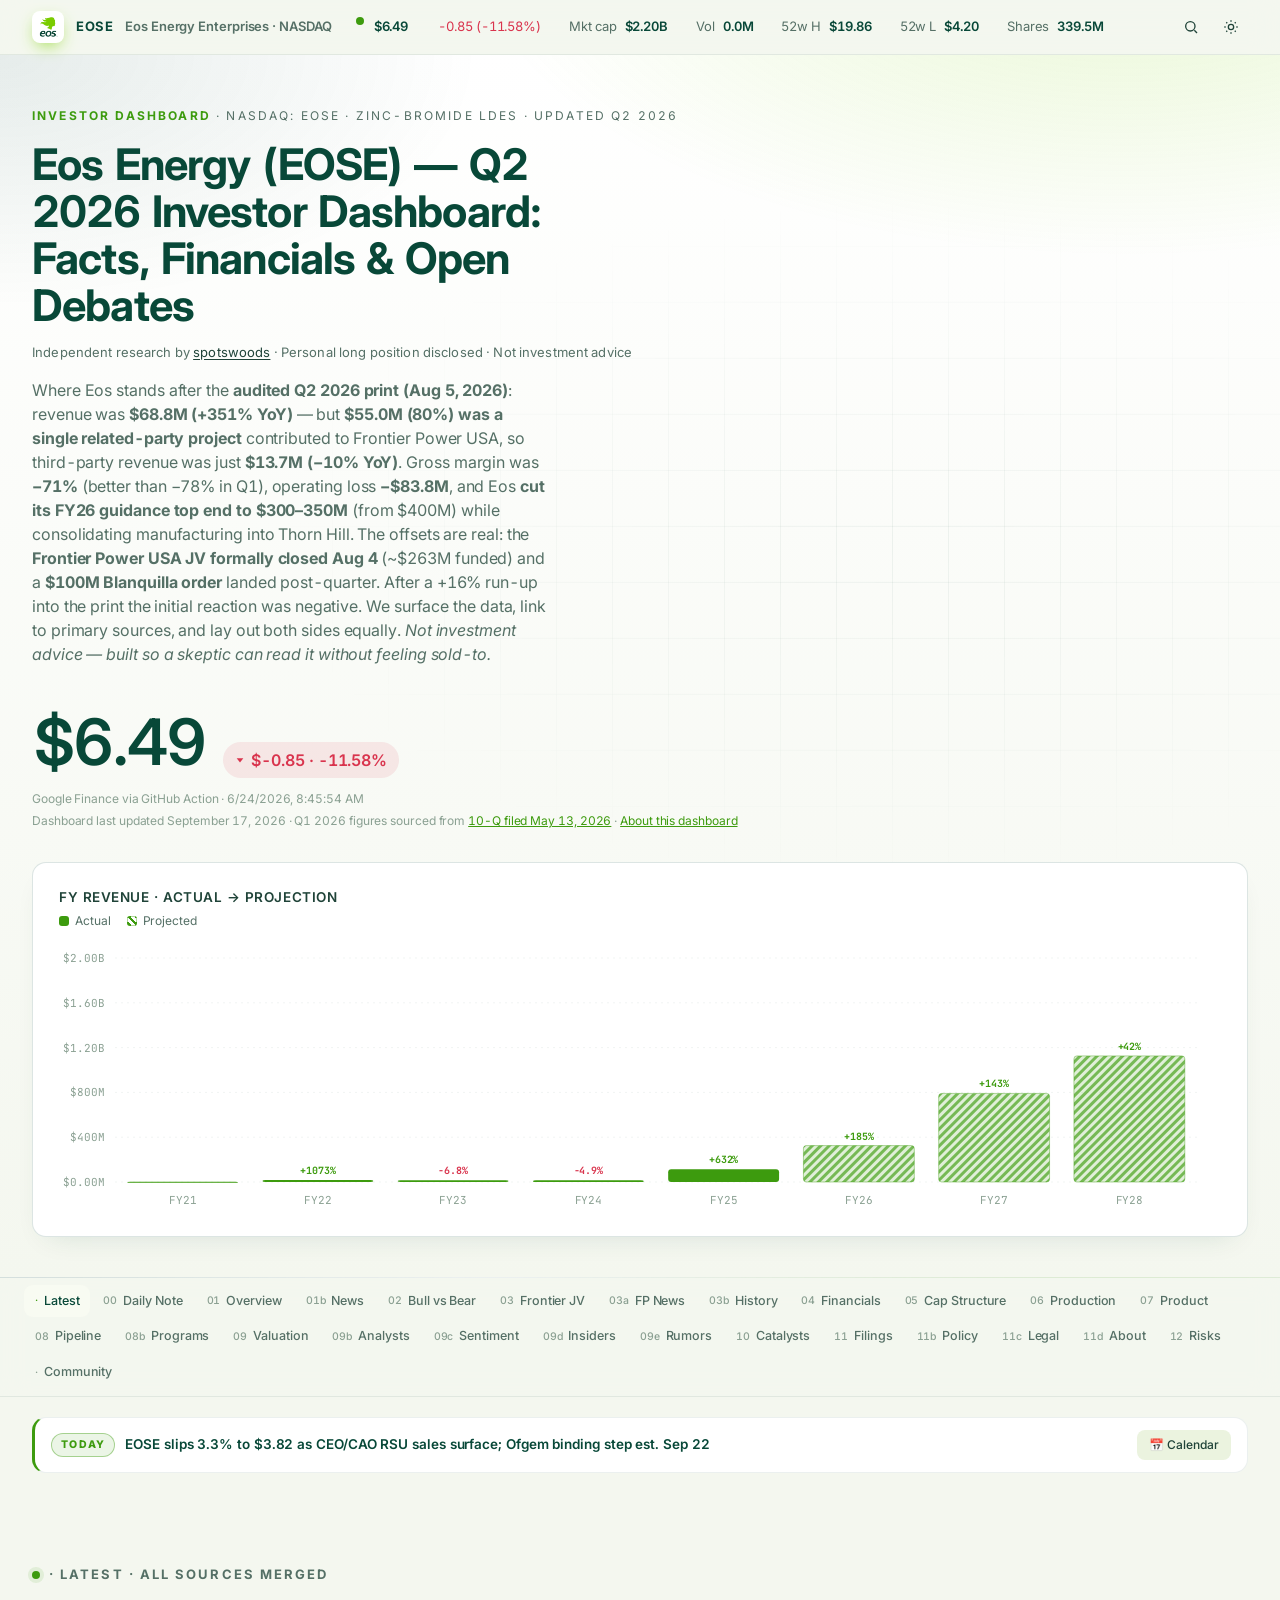
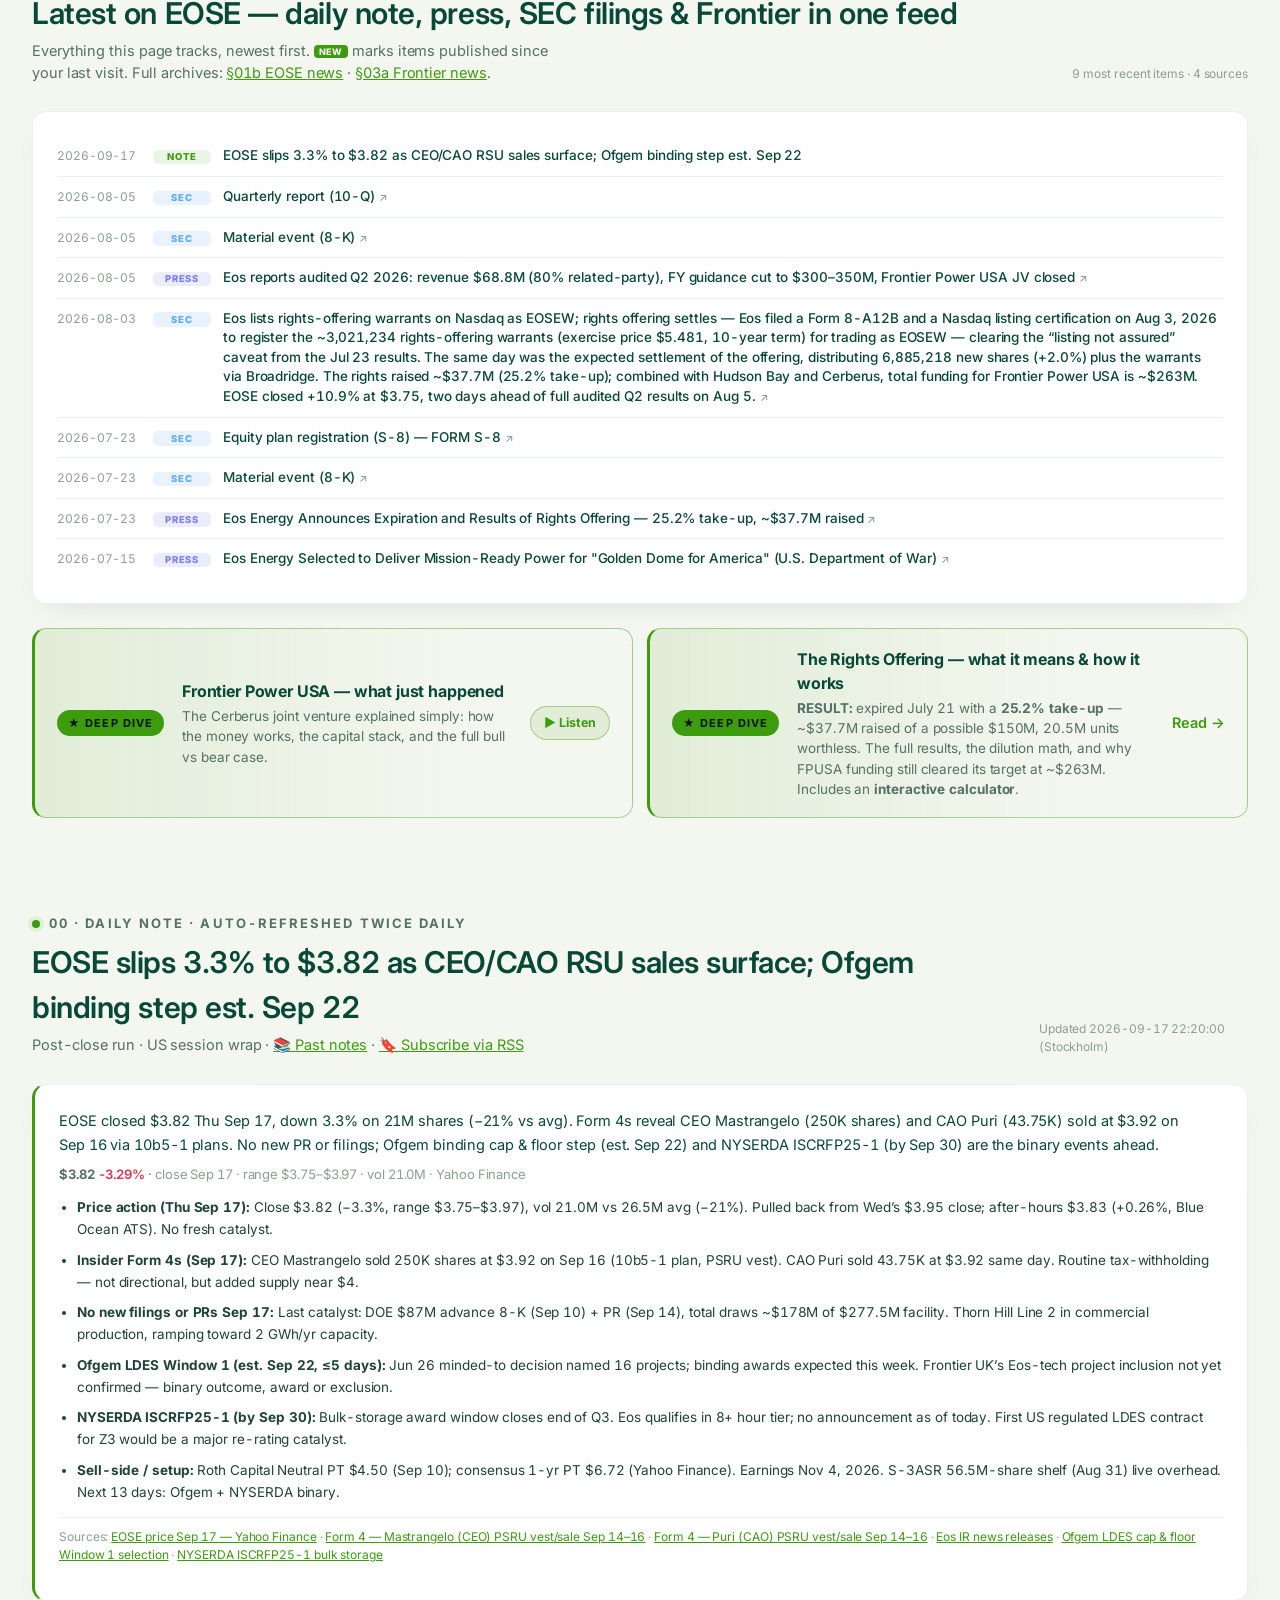
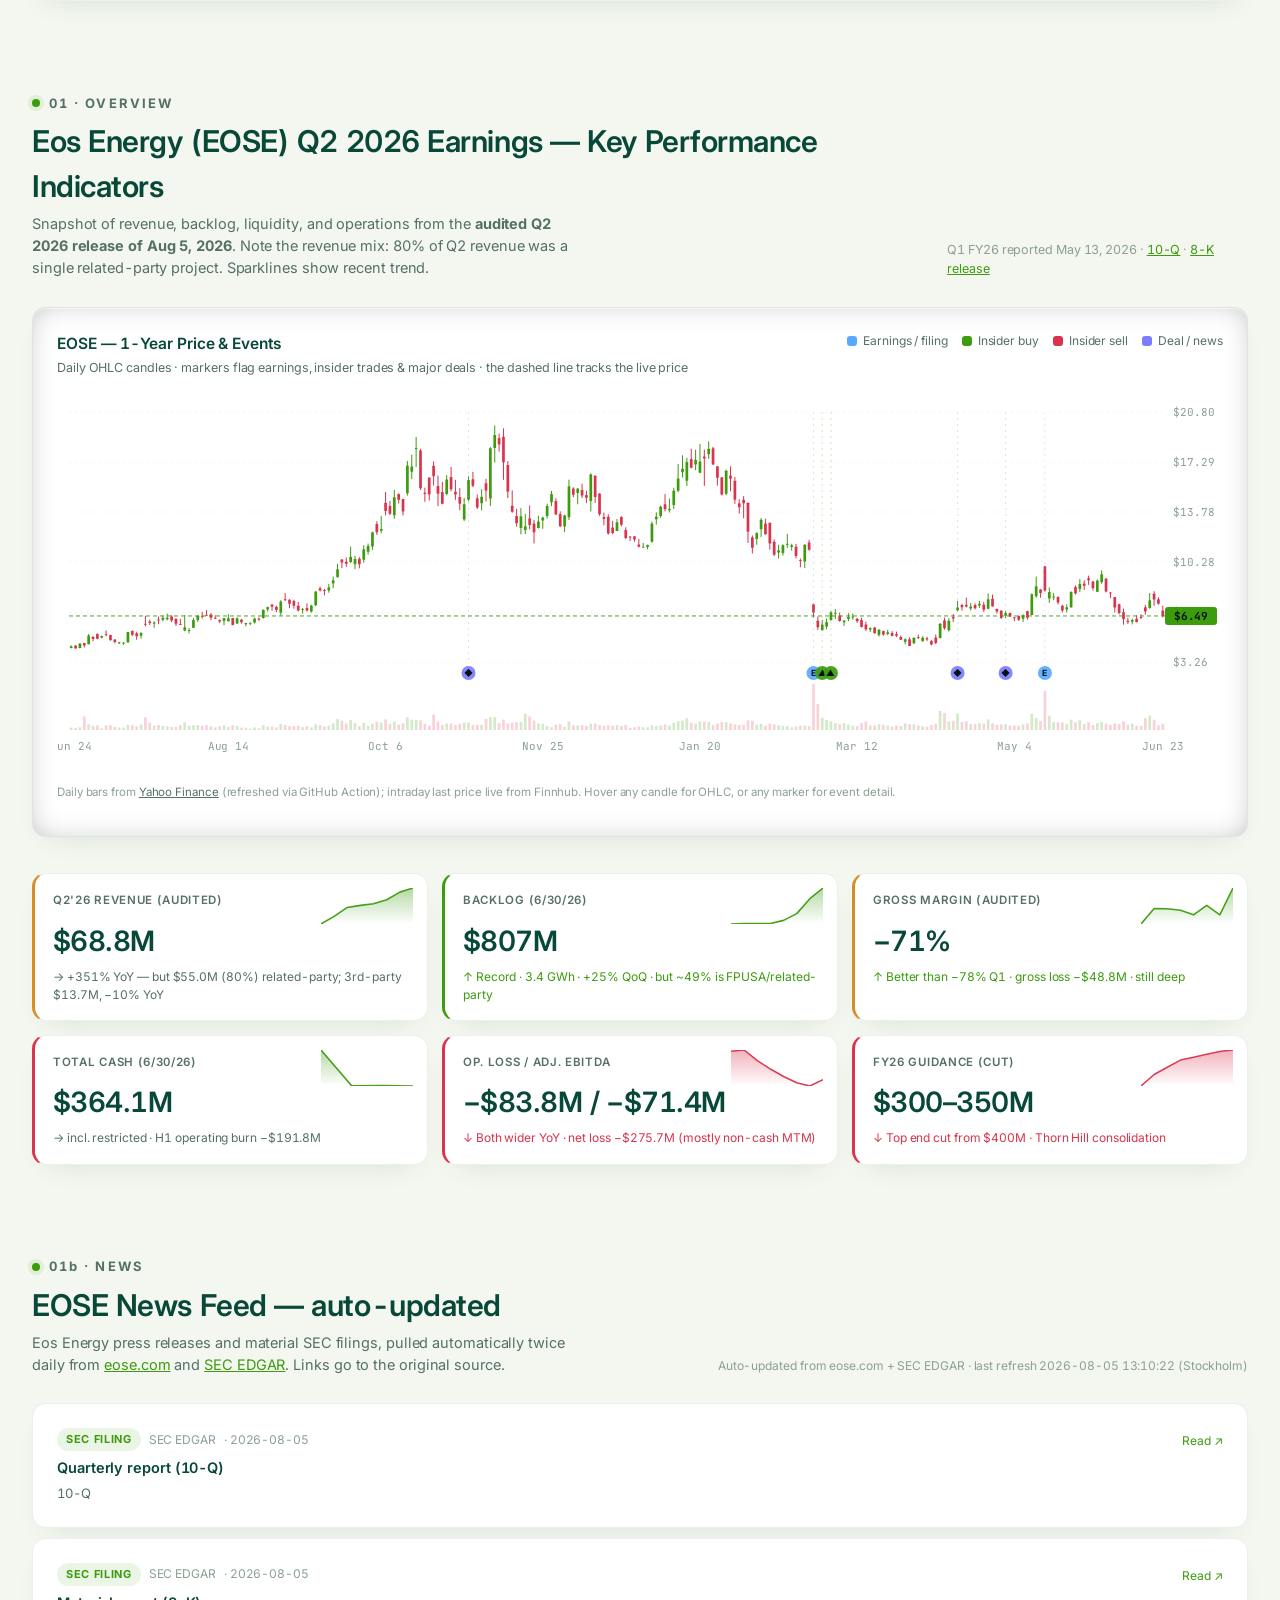
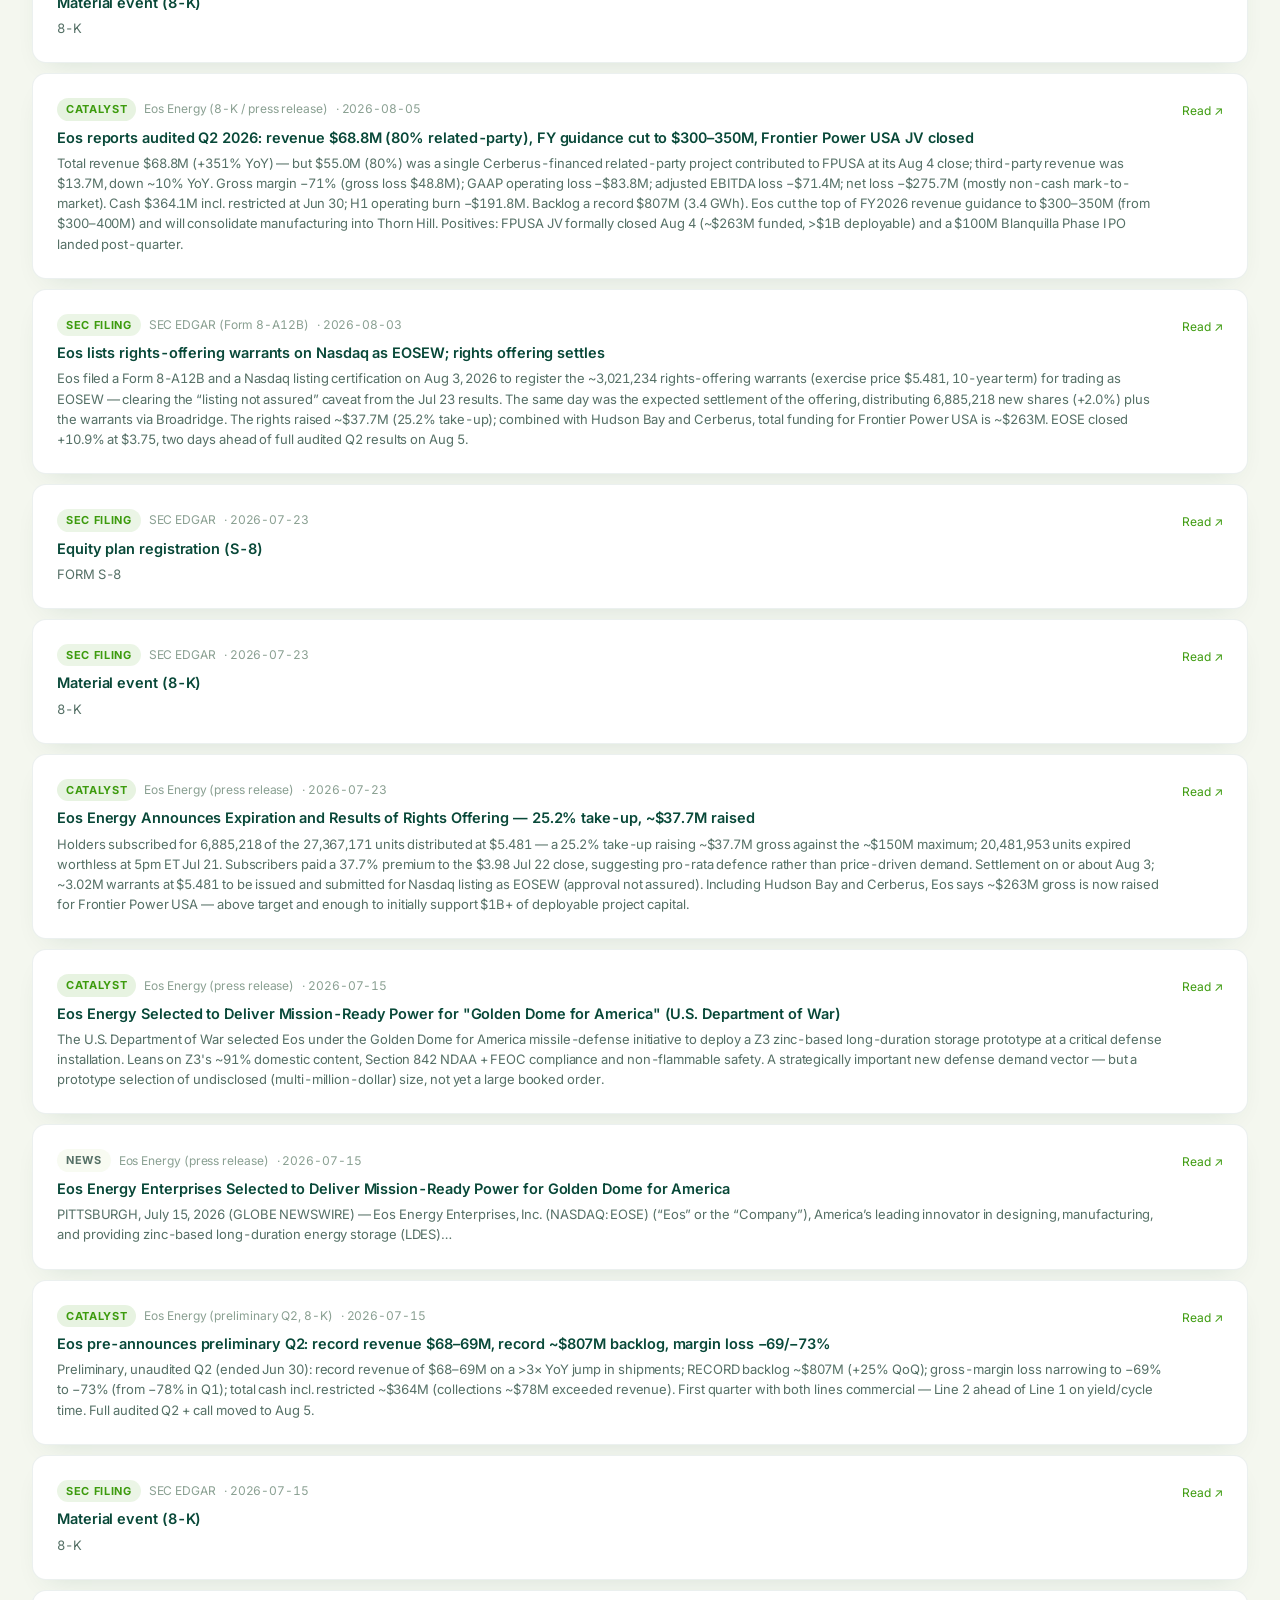
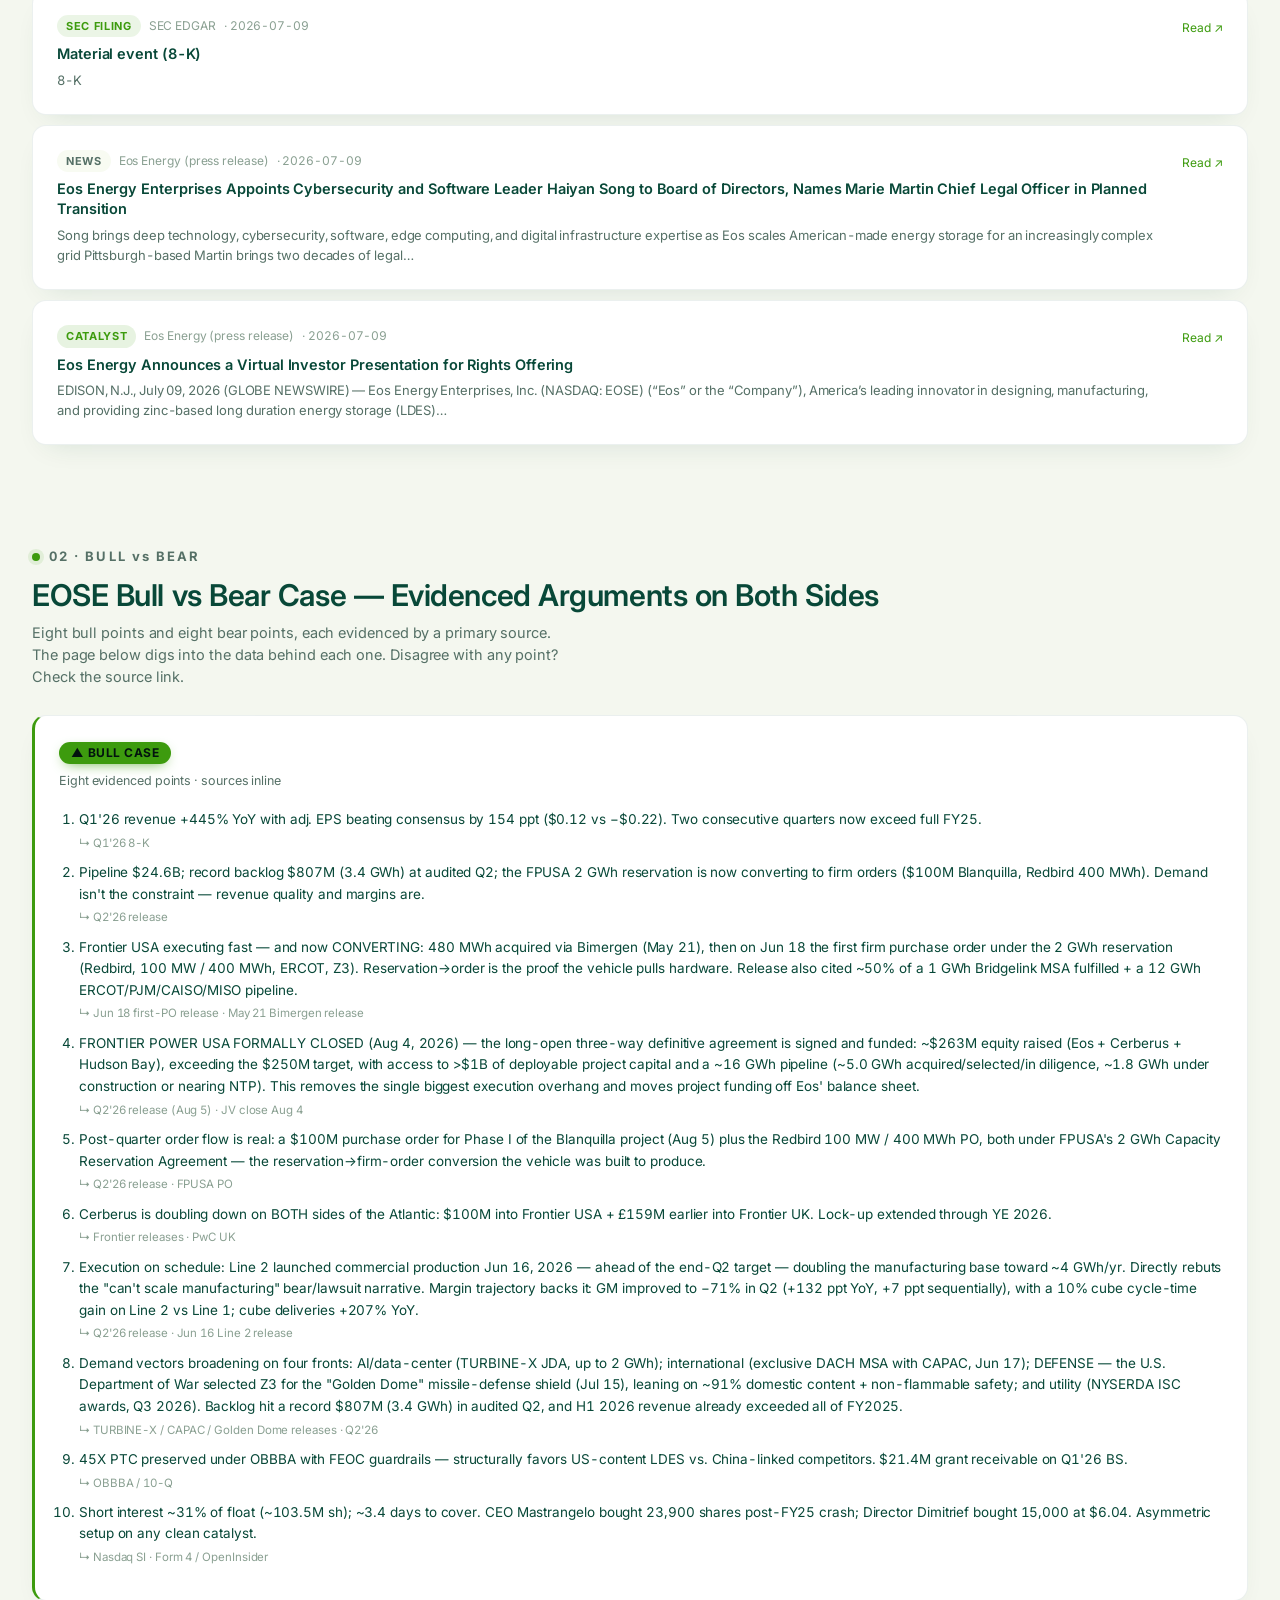
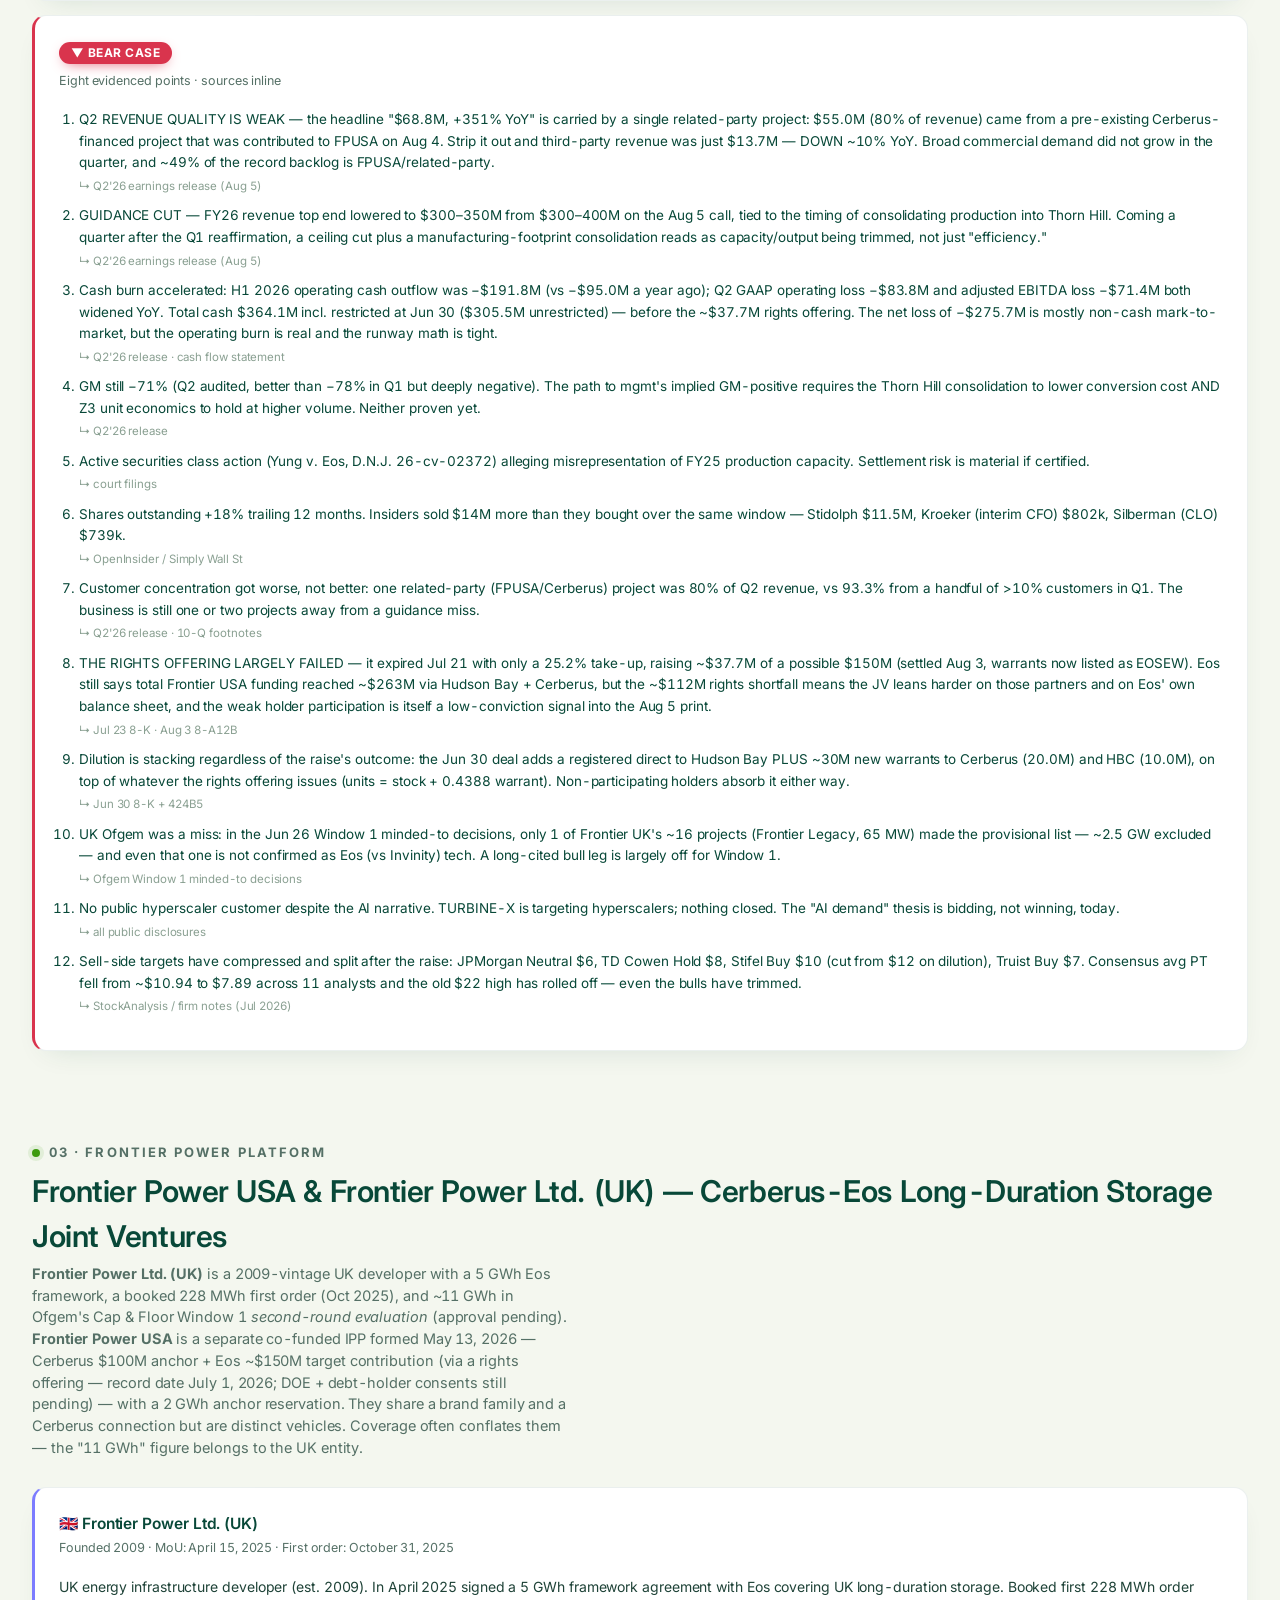
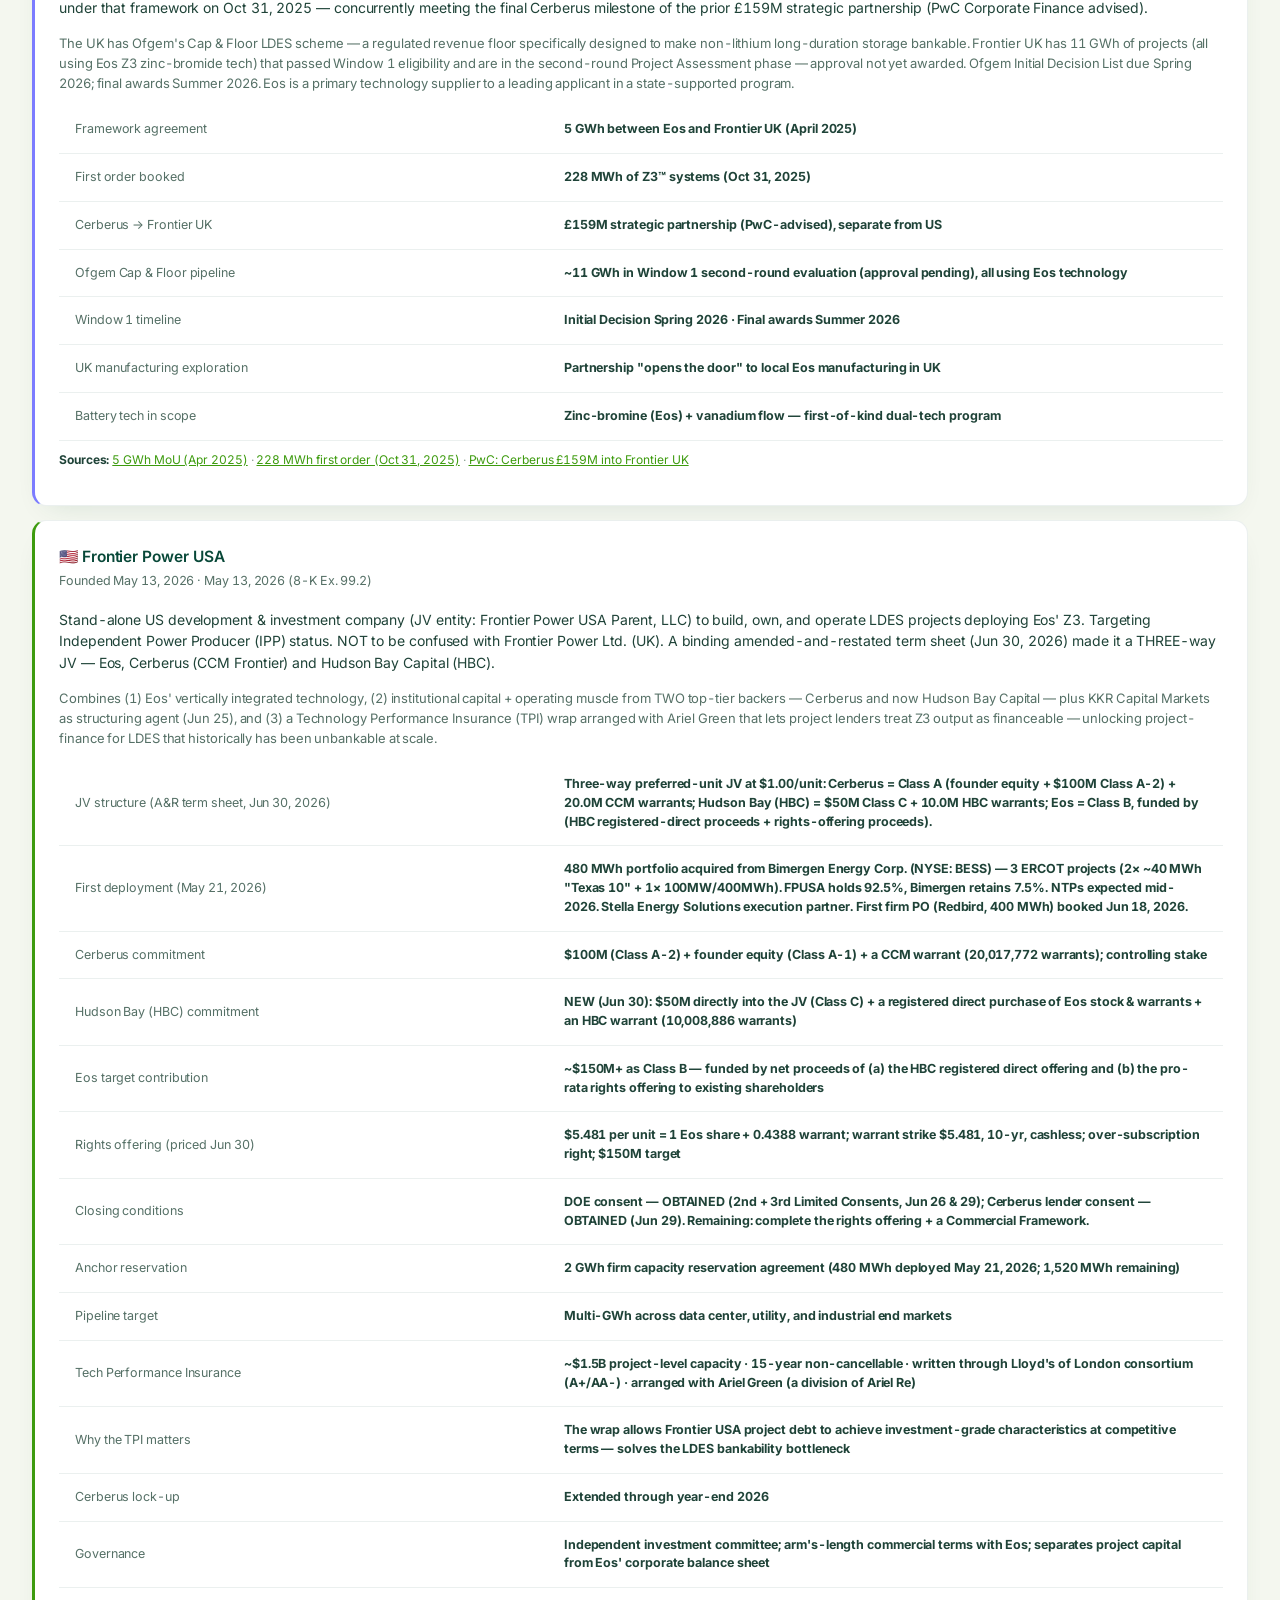
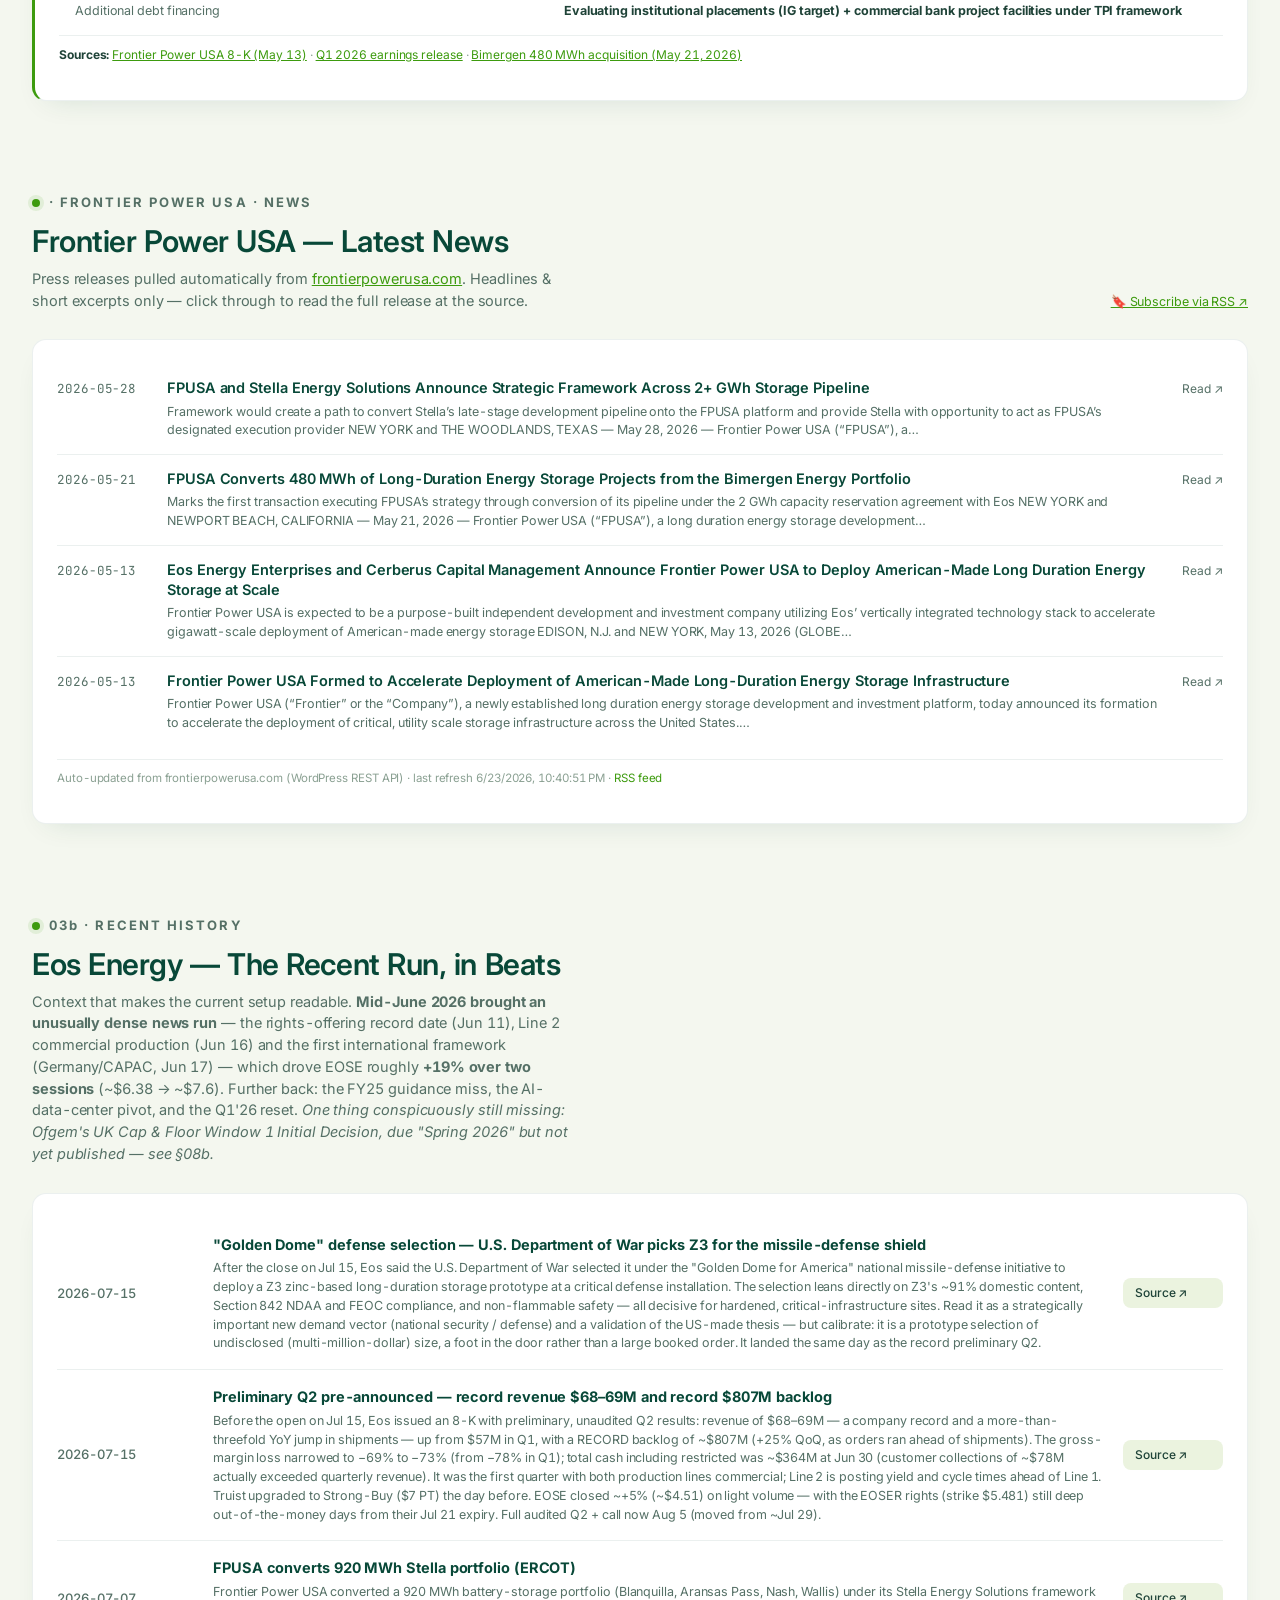
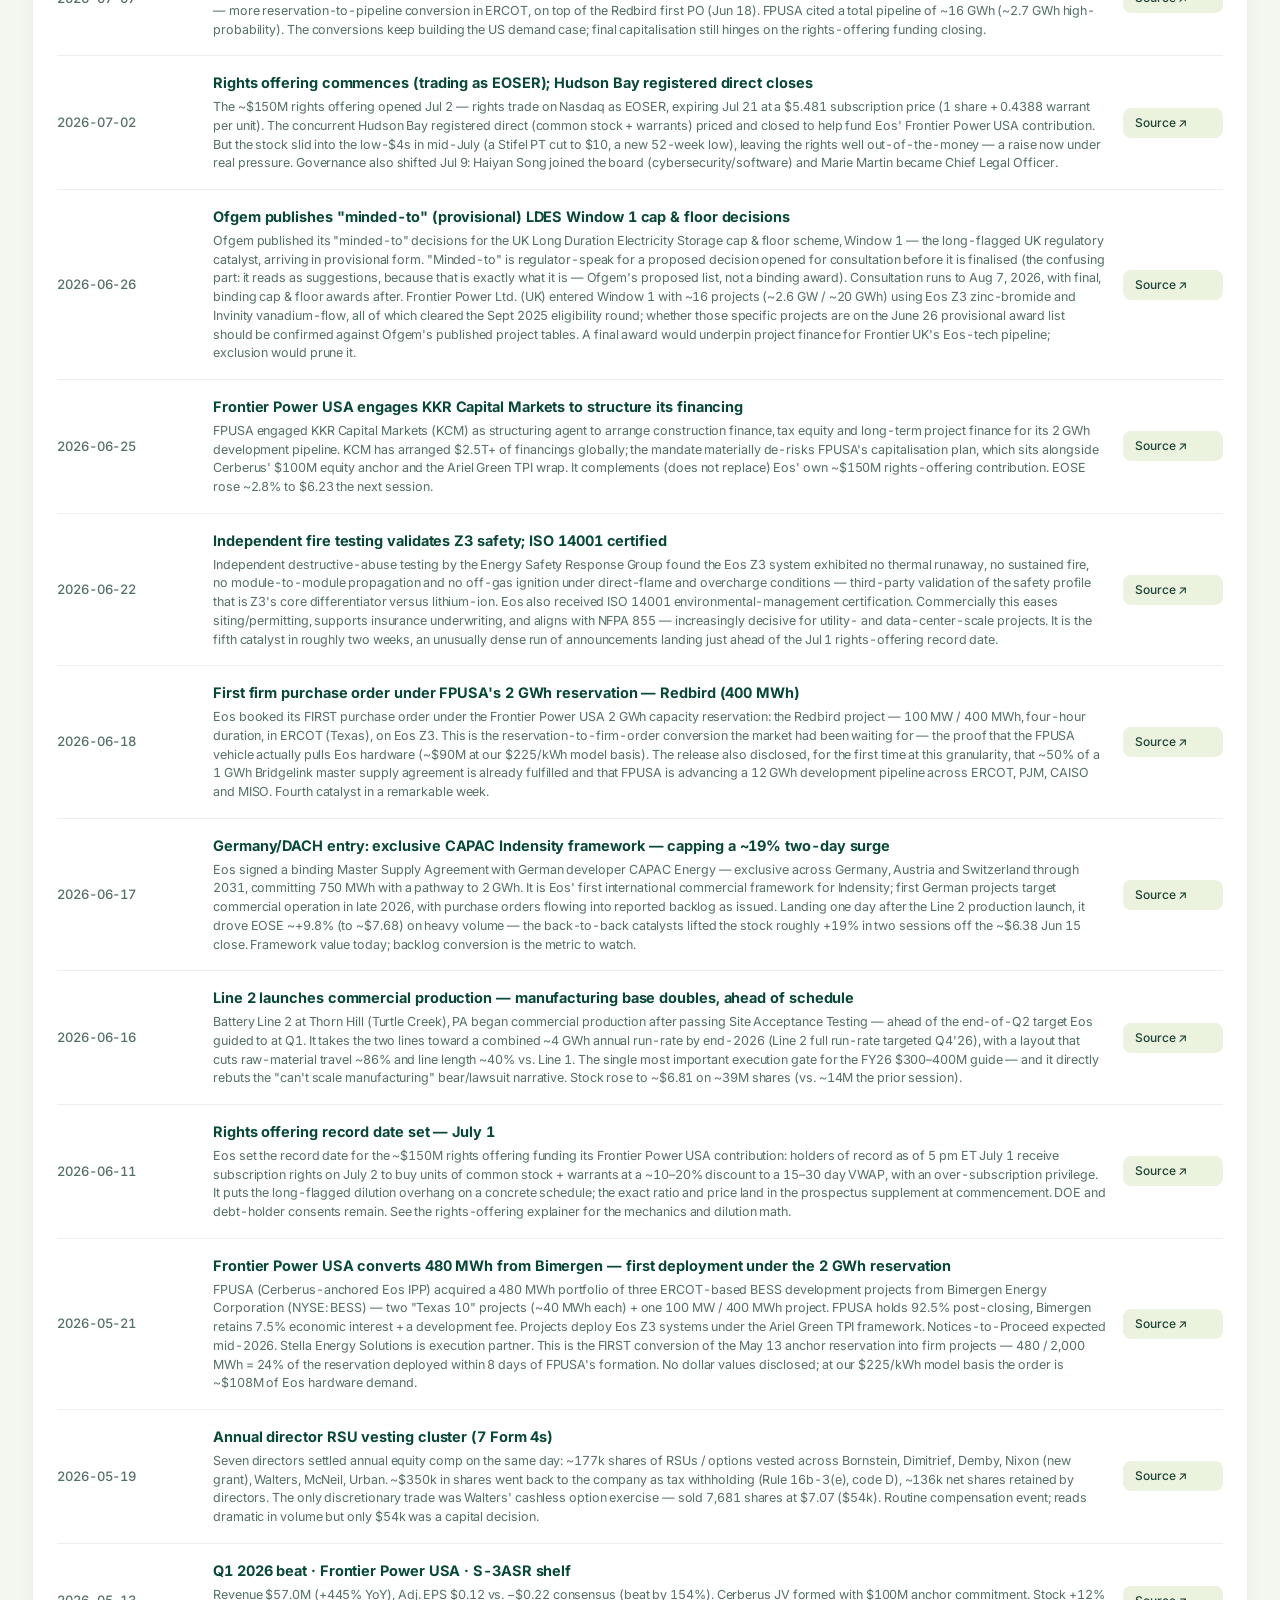
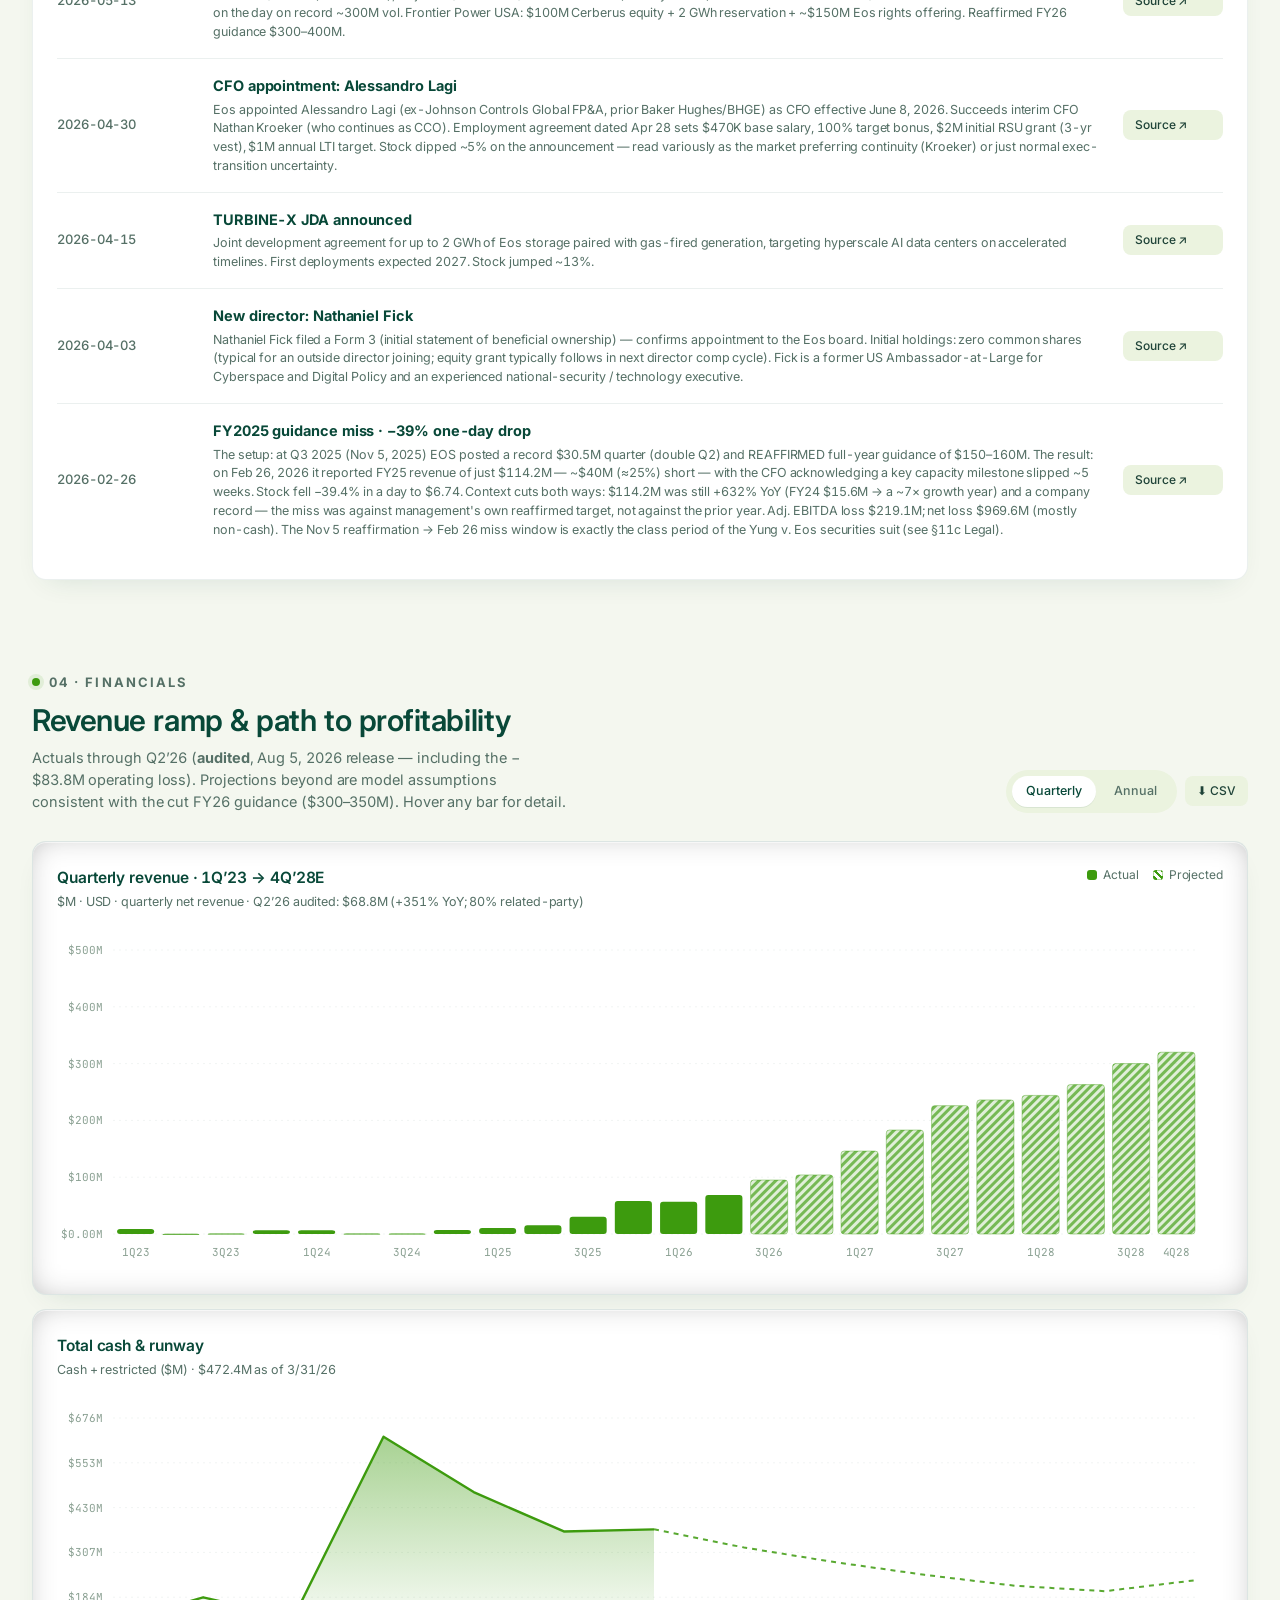
<file: index.html>
<!doctype html>
<html lang="en" data-theme="dark">
<head>
  <meta charset="utf-8" />
  <meta name="viewport" content="width=device-width, initial-scale=1" />

  <!-- ============ Primary SEO ============ -->
  <!-- Title is intentionally timeless — H1 carries the freshness signal so we
       don't need to retitle every quarter. -->
  <title>Eos Energy (EOSE) Stock Dashboard — Independent Research</title>
  <meta name="description" content="Independent Eos Energy (EOSE) dashboard: audited Q2 2026 revenue $68.8M (80% related-party), FY guidance cut to $300–350M, Frontier Power USA JV closed, bull vs bear case." />
  <meta name="keywords" content="EOSE, Eos Energy Enterprises, EOSE stock, zinc bromide battery, long duration energy storage, LDES, Frontier Power USA, Cerberus, investor dashboard, SEC EDGAR" />
  <meta name="author" content="spotswoods (independent investor research)" />
  <meta name="robots" content="index, follow, max-image-preview:large" />
  <link rel="canonical" href="https://eosesource.com/" />
  <link rel="sitemap" type="application/xml" title="Sitemap" href="sitemap.xml" />
  <link rel="alternate" type="application/rss+xml" title="Frontier Power USA News — eosesource.com" href="frontier-news.xml" />
  <link rel="alternate" type="application/rss+xml" title="EOSE Daily Investor Note — eosesource.com" href="note-feed.xml" />
  <meta name="theme-color" content="#02130E" />
  <link rel="icon" type="image/png" href="assets/eose-logo.png" />
  <link rel="apple-touch-icon" href="assets/eose-logo.png" />

  <!-- ============ Open Graph (Facebook / LinkedIn / Slack) ============ -->
  <meta property="og:type" content="article" />
  <meta property="og:site_name" content="EOSE Investor Dashboard" />
  <meta property="og:title" content="Eos Energy (EOSE) Stock Dashboard — Independent Research" />
  <meta property="og:description" content="Independent EOSE investor dashboard: quarterly financials, bull/bear thesis, Frontier Power USA JV, pipeline data, insider trades, and regulatory catalysts — all linked to primary SEC sources." />
  <meta property="og:url" content="https://eosesource.com/" />
  <meta property="og:image" content="https://eosesource.com/assets/og-daily.png?v=202609152030" />
  <meta property="og:image:alt" content="EOSE dips 3.3% to $3.82 on quiet Sep 15 tape; Roth lifts PT to $4.50" />
  <meta property="og:locale" content="en_US" />
  <meta property="article:published_time" content="2026-05-13T00:00:00Z" />
  <meta property="article:modified_time" content="2026-09-15T20:30:00.000Z" />
  <meta property="article:section" content="Investing" />
  <meta property="article:tag" content="EOSE" />
  <meta property="article:tag" content="Eos Energy Enterprises" />
  <meta property="article:tag" content="Long Duration Energy Storage" />

  <!-- ============ Twitter / X Card ============ -->
  <meta name="twitter:card" content="summary_large_image" />
  <meta name="twitter:title" content="Eos Energy (EOSE) Stock Dashboard — Independent Research" />
  <meta name="twitter:description" content="Bull/bear thesis, Frontier JV, pipeline, insider trades, regulatory catalysts — all linked to primary SEC sources. Not investment advice." />
  <meta name="twitter:image" content="https://eosesource.com/assets/og-daily.png?v=202609152030" />
  <meta name="twitter:image:alt" content="EOSE dips 3.3% to $3.82 on quiet Sep 15 tape; Roth lifts PT to $4.50" />

  <!-- ============ Structured data (JSON-LD) ============ -->
  <script type="application/ld+json">
{
  "@context": "https://schema.org",
  "@graph": [
    {
      "@type": "WebSite",
      "@id": "https://eosesource.com/#website",
      "url": "https://eosesource.com/",
      "name": "EOSE Investor Dashboard",
      "alternateName": "Eos Source",
      "description": "Independent investor dashboard for Eos Energy Enterprises (NASDAQ: EOSE), sourced to SEC filings.",
      "inLanguage": "en-US"
    },
    {
      "@type": "AnalysisNewsArticle",
      "@id": "https://eosesource.com/#article",
      "isPartOf": {
        "@id": "https://eosesource.com/#website"
      },
      "url": "https://eosesource.com/",
      "headline": "Eos Energy (EOSE) — Q2 2026 Investor Dashboard: Facts, Financials & Open Debates",
      "description": "Independent Eos Energy (EOSE) dashboard: audited Q2 2026 revenue $68.8M (80% related-party), FY guidance cut to $300-350M, Frontier Power USA JV closed, bull vs bear case.",
      "datePublished": "2026-05-13T00:00:00Z",
      "dateModified": "2026-09-15T20:30:00.000Z",
      "inLanguage": "en-US",
      "image": {
        "@type": "ImageObject",
        "url": "https://eosesource.com/assets/og-daily.png",
        "width": 1200,
        "height": 630
      },
      "author": {
        "@type": "Person",
        "name": "spotswoods",
        "url": "https://github.com/spotswoods"
      },
      "publisher": {
        "@type": "Organization",
        "name": "EOSE Investor Dashboard",
        "url": "https://eosesource.com/",
        "logo": {
          "@type": "ImageObject",
          "url": "https://eosesource.com/assets/eose-logo.png"
        },
        "contactPoint": {
          "@type": "ContactPoint",
          "email": "info@eosesource.com",
          "contactType": "questions, corrections & business enquiries"
        }
      },
      "about": {
        "@type": "Corporation",
        "name": "Eos Energy Enterprises, Inc.",
        "tickerSymbol": "EOSE",
        "exchange": "NASDAQ",
        "url": "https://www.eose.com/",
        "sameAs": [
          "https://www.sec.gov/cgi-bin/browse-edgar?action=getcompany&CIK=0001805077",
          "https://en.wikipedia.org/wiki/Eos_Energy_Enterprises"
        ]
      }
    },
    {
      "@type": "FAQPage",
      "@id": "https://eosesource.com/#faq",
      "mainEntity": [
        {
          "@type": "Question",
          "name": "What did Eos Energy (EOSE) report for Q2 2026?",
          "acceptedAnswer": {
            "@type": "Answer",
            "text": "Eos reported audited Q2 2026 results on August 5, 2026. Total revenue was $68.8 million, up 351% year over year, but $55.0 million of that (about 80%) came from a single Cerberus-financed related-party project that was contributed to the Frontier Power USA joint venture at its August 4 close; third-party revenue was just $13.7 million, down about 10% year over year. Gross margin was -71% (a gross loss of $48.8 million), improving from -78% in Q1. GAAP operating loss was $83.8 million and adjusted EBITDA loss was $71.4 million, both wider than a year earlier; net loss attributable to shareholders was $275.7 million, driven mostly by non-cash mark-to-market adjustments on Cerberus warrants and derivatives. Total cash including restricted was $364.1 million at June 30, and operating cash burn was $191.8 million for the first half. Backlog was a record $807 million (3.4 GWh). Eos also cut the top of its full-year 2026 revenue guidance to $300-350 million from $300-400 million and said it will consolidate manufacturing into its Thorn Hill facility."
          }
        },
        {
          "@type": "Question",
          "name": "How much did the EOSE rights offering raise?",
          "acceptedAnswer": {
            "@type": "Answer",
            "text": "The rights offering expired at 5:00pm ET on July 21, 2026 and Eos published the results on July 23, 2026. Holders subscribed for 6,885,218 of the 27,367,171 units distributed at $5.481 per unit - a 25.2% take-up - raising roughly $37.7 million gross against a maximum of about $150.0 million. The other 20,481,953 units expired worthless, leaving a shortfall of about $112.3 million against the maximum rather than the full $150 million. The dilution was correspondingly small: 6,885,218 new shares, about 2.0% of the Q1 2026 count, plus roughly 3,021,234 new warrants struck at $5.481. Critically, the rights were only about 14% of the joint-venture funding: combined with the Hudson Bay investment and the Cerberus commitment, Eos reports approximately $263 million in gross proceeds raised for Frontier Power USA, which it says exceeds its target and should initially support more than $1 billion of deployable project capital. Settlement is expected on or about August 3, 2026 and Eos states completion remains subject to certain conditions. Not investment advice."
          }
        },
        {
          "@type": "Question",
          "name": "What is Frontier Power USA?",
          "acceptedAnswer": {
            "@type": "Answer",
            "text": "Frontier Power USA is an Independent Power Producer (IPP) joint venture announced May 13, 2026 to build, own, and operate long-duration battery storage projects deploying Eos Z3 zinc-bromide technology. Cerberus Capital Management is anchoring with a $100M equity commitment, and Eos targeted a ~$150M contribution via a pro-rata rights offering, which ultimately raised ~$37.7M (25.2% take-up) when it expired July 21, 2026. The JV has a 2 GWh firm capacity reservation with Eos and is backed by a ~$1.5B Technology Performance Insurance framework arranged with Ariel Green (Lloyd's of London, 15-year non-cancellable). Since announcement: FPUSA converted 480 MWh of the reservation into firm Texas projects via the Bimergen acquisition (May 21), signed a 2+ GWh ERCOT strategic framework with Stella Energy Solutions (May 28), Eos shareholders approved the enabling share-authorization increase at the June 3, 2026 annual meeting, and on June 11 Eos set the rights-offering record date: July 1, 2026, with rights distributed July 2."
          }
        },
        {
          "@type": "Question",
          "name": "What are the main risks of investing in EOSE?",
          "acceptedAnswer": {
            "@type": "Answer",
            "text": "Key bear-case risks: (1) Q1 2026 operating cash flow was -$119.7M, implying ~4 quarters of runway absent new capital; (2) an active securities class action (Yung v. Eos, D.N.J. 26-cv-02372) tied to the FY2025 guidance miss; (3) ~31% short interest; (4) gross margin still -78% with the path to break-even unproven at higher volume; (5) the rights offering raised only ~$37.7M of a targeted ~$150M (25.2% take-up, expired July 21, 2026), leaving Eos reliant on its partners for the Frontier funding; (6) customer concentration of 93.3% of Q1 revenue in counterparties each >10% of total."
          }
        },
        {
          "@type": "Question",
          "name": "When are the next major regulatory catalysts for Eos Energy?",
          "acceptedAnswer": {
            "@type": "Answer",
            "text": "Three regulator decisions land within ~5 months: (1) Ofgem (UK) Initial Decision List for the LDES Cap & Floor Window 1 — due Spring 2026; (2) Ofgem final cap-and-floor awards Window 1 — due Summer 2026 (Frontier UK has ~11 GWh of Eos-tech projects in the second-round evaluation); (3) NYSERDA Bulk Storage ISCRFP25-1 awards — expected Q3 2026, where Eos qualifies for the 8+ hour duration tier."
          }
        },
        {
          "@type": "Question",
          "name": "Is EOSE a short squeeze candidate?",
          "acceptedAnswer": {
            "@type": "Answer",
            "text": "EOSE carries elevated short interest of roughly 31% of float (about 103 million shares) with about 3.4 days to cover (per the latest semi-monthly settlement data, June 2026). Above ~20% of float is the threshold often cited for squeeze potential, and a low days-to-cover means a clean positive catalyst can move the price sharply. However, high short interest can persist for months without a squeeze, and bears argue the level reflects genuine execution and dilution concerns rather than a mispricing. Treat it as an asymmetry, not a thesis."
          }
        },
        {
          "@type": "Question",
          "name": "How does Eos Z3 zinc-bromide compare to lithium-ion for long-duration storage?",
          "acceptedAnswer": {
            "@type": "Answer",
            "text": "Eos Z3 is an aqueous zinc-bromide battery aimed at 4–16+ hour long-duration storage (LDES). Versus lithium-ion: Z3 is non-flammable with no thermal-runaway risk, uses no critical/conflict minerals (US-sourced zinc and bromine, qualifying for the 45X manufacturing credit), and has a long cycle/calendar life. Trade-offs are a lower round-trip efficiency (~75–80% on the Cube vs ~85–90% for Li-ion, with the newer Indensity architecture targeting up to ~90%) and, currently, higher system cost. Lithium-ion remains cheaper and more efficient for short 1–4 hour duration; Z3's advantage grows at longer durations where safety and cycle life matter more."
          }
        },
        {
          "@type": "Question",
          "name": "What were the final terms and results of the EOSE rights offering?",
          "acceptedAnswer": {
            "@type": "Answer",
            "text": "The record date was July 1, 2026 at 5:00pm ET, with rights distributed July 2 and trading as EOSER. Each unit was priced at $5.481 and consisted of one share of common stock plus 0.4388 of a warrant exercisable at $5.481, with a 10-year term, cashless exercise, and an over-subscription privilege. Eos distributed rights to acquire 27,367,171 units in total. The rights expired at 5:00pm ET on July 21, 2026. Per the July 23, 2026 8-K, holders subscribed for 6,885,218 units - a 25.2% take-up - for gross proceeds of approximately $37.7 million. Because the stock closed at $3.98 on July 22, well below the $5.481 subscription price, subscribing meant paying roughly a 37.7% premium to market, which is why most rights went unexercised. Not investment advice."
          }
        },
        {
          "@type": "Question",
          "name": "Will Eos Energy need to raise more capital, and is dilution coming?",
          "acceptedAnswer": {
            "@type": "Answer",
            "text": "Likely yes. Q1 2026 operating cash flow was -$119.7M and total cash including restricted was $472.4M, implying roughly four quarters of runway absent new capital. Eos sought to fund a ~$150M Frontier Power USA contribution via a pro-rata rights offering, but that offering expired July 21, 2026 having raised only ~$37.7M on a 25.2% take-up, diluting non-participating holders by about 2.0%. Shareholders approved the required increase in authorized shares (600M to 800M) at the June 3, 2026 annual meeting, and on June 11, 2026 Eos set the record date: holders as of July 1 (5 pm ET) receive rights on July 2 to buy units of common stock and warrants at an approximate 10-20% discount to a 15-30 day volume-weighted average price; the exact ratio and price come in the prospectus supplement. An S-3 shelf registration is in place. Shares outstanding rose about 18% over the trailing 12 months. Investors should expect further capital raises and model the dilution."
          }
        }
      ]
    }
  ]
}
  </script>

  <link rel="preconnect" href="https://fonts.googleapis.com" />
  <link rel="preconnect" href="https://fonts.gstatic.com" crossorigin />
  <link rel="stylesheet" href="https://fonts.googleapis.com/css2?family=Inter:wght@400;500;600;700&family=JetBrains+Mono:wght@400;500;600&family=Space+Grotesk:wght@500;600;700&display=swap" media="print" onload="this.media='all'" />
  <noscript><link rel="stylesheet" href="https://fonts.googleapis.com/css2?family=Inter:wght@400;500;600;700&family=JetBrains+Mono:wght@400;500;600&family=Space+Grotesk:wght@500;600;700&display=swap" /></noscript>
  <link rel="stylesheet" href="css/styles.css" />
  <script>
    /* Design A/B test: ?design=v2 loads the elevated "v2" override layer
       on top of styles.css. Default URL is unaffected. */
    if (new URLSearchParams(location.search).get('design') === 'v2') {
      var __v2 = document.createElement('link');
      __v2.rel = 'stylesheet'; __v2.href = 'css/refresh.css';
      document.head.appendChild(__v2);
    }
  </script>
</head>
<body>

  <a class="skip-link" href="#daily-note">Skip to content</a>

  <!-- ============ Top ticker ============ -->
  <header class="ticker">
    <div class="ticker__inner">
      <div class="ticker__brand">
        <img class="ticker__logo" src="assets/eose-logo.png" alt="Eos Energy Enterprises (EOSE) logo" width="32" height="32" />
        <span class="ticker__symbol">EOSE</span>
        <span class="ticker__name">Eos Energy Enterprises · NASDAQ</span>
      </div>
      <div class="ticker__rail">
        <span class="ticker__item"><span class="ticker__pulse"></span><b data-tk-price>$—</b></span>
        <span class="ticker__item" data-tk-change>loading…</span>
        <span class="ticker__item">Mkt cap <b data-tk-mcap>—</b></span>
        <span class="ticker__item">Vol <b data-tk-vol>—</b></span>
        <span class="ticker__item">52w H <b data-tk-52h>—</b></span>
        <span class="ticker__item">52w L <b data-tk-52l>—</b></span>
        <span class="ticker__item">Shares <b>339.5M</b></span>
      </div>
      <div class="ticker__actions">
        <button class="icon-btn" data-search-toggle title="Search sections (press /)" aria-label="Search sections">
          <svg viewBox="0 0 24 24" fill="none" stroke="currentColor" stroke-width="2"><circle cx="11" cy="11" r="7"/><path d="M21 21l-4-4"/></svg>
        </button>
        <button class="icon-btn" data-theme-toggle title="Toggle theme" aria-label="Toggle theme">
          <svg viewBox="0 0 24 24" fill="none" stroke="currentColor" stroke-width="2">
            <circle cx="12" cy="12" r="4"/><path d="M12 2v2M12 20v2M4.93 4.93l1.41 1.41M17.66 17.66l1.41 1.41M2 12h2M20 12h2M4.93 19.07l1.41-1.41M17.66 6.34l1.41-1.41"/>
          </svg>
        </button>
      </div>
    </div>
  </header>


  <!-- Search panel (slides down on click of search icon or "/" key) -->
  <div class="search-panel" id="searchPanel" role="dialog" aria-label="Search sections">
    <div class="search-panel__inner">
      <input type="text" id="searchInput" placeholder="Search section names — e.g. Frontier, NYSERDA, Cap Structure, Insiders…" autocomplete="off">
      <div class="search-panel__results" id="searchResults"></div>
      <div class="search-panel__hint">
        <kbd>/</kbd> open · <kbd>↑</kbd> <kbd>↓</kbd> navigate · <kbd>Enter</kbd> jump · <kbd>Esc</kbd> close
      </div>
    </div>
  </div>

  <!-- ============ Hero ============ -->
  <section class="hero">
    <div class="hero__grid-bg"></div>
    <div class="hero__inner">
      <div>
        <div class="hero__eyebrow"><b>INVESTOR DASHBOARD</b> · NASDAQ: EOSE · ZINC-BROMIDE LDES · UPDATED Q2 2026</div>
        <h1>Eos Energy (EOSE) — Q2 2026 Investor Dashboard: Facts, Financials &amp; Open Debates</h1>
        <p style="font-size:13px;color:var(--fg-2);margin:8px 0 14px;letter-spacing:.01em">
          Independent research by <a href="#about" style="color:var(--fg-1);text-decoration:underline;text-underline-offset:2px">spotswoods</a>
          · Personal long position disclosed
          · Not investment advice
        </p>
        <p class="hero__sub">Where Eos stands after the <strong>audited Q2 2026 print (Aug 5, 2026)</strong>: revenue was <strong>$68.8M (+351% YoY)</strong> — but <strong>$55.0M (80%) was a single related-party project</strong> contributed to Frontier Power USA, so third-party revenue was just <strong>$13.7M (−10% YoY)</strong>. Gross margin was <strong>−71%</strong> (better than −78% in Q1), operating loss <strong>−$83.8M</strong>, and Eos <strong>cut its FY26 guidance top end to $300–350M</strong> (from $400M) while consolidating manufacturing into Thorn Hill. The offsets are real: the <strong>Frontier Power USA JV formally closed Aug 4</strong> (~$263M funded) and a <strong>$100M Blanquilla order</strong> landed post-quarter. After a +16% run-up into the print the initial reaction was negative. We surface the data, link to primary sources, and lay out both sides equally. <em>Not investment advice — built so a skeptic can read it without feeling sold-to.</em></p>
        <div class="hero__price">
          <span class="num" data-hero-price>$—</span>
          <span class="change" data-hero-change>loading live quote…</span>
        </div>
        <div class="hero__asof" data-hero-asof>Google Finance via GitHub Action · refreshes every ~5 min</div>
        <div class="hero__asof" style="margin-top:4px">
          Dashboard last updated <time datetime="2026-09-15" itemprop="dateModified" data-dash-updated>September 15, 2026</time>
          · Q1 2026 figures sourced from
          <a href="https://www.sec.gov/Archives/edgar/data/1805077/000162828026034368/eose-20260331.htm" target="_blank" rel="noopener" style="color:var(--accent);text-decoration:underline">10-Q filed May 13, 2026</a>
          · <a href="#about" style="color:var(--accent);text-decoration:underline">About this dashboard</a>
        </div>
      </div>
      <div class="hero__spark">
        <h3>FY revenue · actual → projection</h3>
        <div class="legend">
          <span><span class="swatch" style="background:var(--accent)"></span>Actual</span>
          <span><span class="swatch" style="background:repeating-linear-gradient(45deg,var(--accent) 0 2.5px,transparent 2.5px 5px);border:1px solid var(--accent-line)"></span>Projected</span>
        </div>
        <div data-chart-annual style="margin-top:8px"></div>
      </div>
    </div>
  </section>

  <!-- ============ Section nav ============ -->
  <nav class="section-nav">
    <div class="section-nav__inner">
      <a href="#latest"><span class="num">·</span> Latest</a>
      <a href="#daily-note"><span class="num">00</span> Daily Note</a>
      <a href="#overview"><span class="num">01</span> Overview</a>
      <a href="#news-feed"><span class="num">01b</span> News</a>
      <a href="#thesis"><span class="num">02</span> Bull vs Bear</a>
      <a href="#frontier"><span class="num">03</span> Frontier JV</a>
      <a href="#frontier-news"><span class="num">03a</span> FP News</a>
      <a href="#history"><span class="num">03b</span> History</a>
      <a href="#financials"><span class="num">04</span> Financials</a>
      <a href="#capstructure"><span class="num">05</span> Cap Structure</a>
      <a href="#production"><span class="num">06</span> Production</a>
      <a href="#product"><span class="num">07</span> Product</a>
      <a href="#pipeline"><span class="num">08</span> Pipeline</a>
      <a href="#programs"><span class="num">08b</span> Programs</a>
      <a href="#valuation"><span class="num">09</span> Valuation</a>
      <a href="#analysts"><span class="num">09b</span> Analysts</a>
      <a href="#sentiment"><span class="num">09c</span> Sentiment</a>
      <a href="#insiders"><span class="num">09d</span> Insiders</a>
      <a href="#rumors"><span class="num">09e</span> Rumors</a>
      <a href="#catalysts"><span class="num">10</span> Catalysts</a>
      <a href="#filings"><span class="num">11</span> Filings</a>
      <a href="#policy"><span class="num">11b</span> Policy</a>
      <a href="#legal"><span class="num">11c</span> Legal</a>
      <a href="#about"><span class="num">11d</span> About</a>
      <a href="#risks"><span class="num">12</span> Risks</a>
      <a href="#community"><span class="num">·</span> Community</a>
    </div>
  </nav>

  <main class="shell">

    <!-- ============ Today strip — at-a-glance bar ============
         Headline mirrors the daily note (§00); chips show the next key dates
         from EOSE_DATA.keyDates with a live countdown. The 📅 button downloads
         the same dates as an .ics calendar file. -->
    <div class="today" id="today" role="region" aria-label="Today at a glance">
      <div class="today__note">
        <span class="today__tag">Today</span>
        <a class="today__headline" href="#daily-note" data-today-headline>EOSE dips 3.3% to $3.82 on quiet Sep 15 tape; Roth lifts PT to $4.50</a>
      </div>
      <div class="today__chips" data-today-chips></div>
      <button class="cat__btn" data-ics-download title="Download the upcoming EOSE key dates as a calendar (.ics) file — estimated windows are marked">📅 Calendar</button>
    </div>

    <!-- ============ Latest — unified feed (note + press + SEC + FPUSA) ============ -->
    <section class="section" id="latest" data-screen-label="Latest — all sources">
      <div class="section__head">
        <div>
          <div class="section__num">· LATEST · ALL SOURCES MERGED</div>
          <h2>Latest on EOSE — daily note, press, SEC filings &amp; Frontier in one feed</h2>
          <p>Everything this page tracks, newest first. <span class="new-pill">NEW</span> marks items published since your last visit. Full archives: <a href="#news-feed" style="color:var(--accent);text-decoration:underline">§01b EOSE news</a> · <a href="#frontier-news" style="color:var(--accent);text-decoration:underline">§03a Frontier news</a>.</p>
        </div>
        <div class="right" data-latest-meta style="font-size:12px;color:var(--fg-3)"></div>
      </div>
      <div class="card">
        <div class="latest" data-latest-feed><div style="color:var(--fg-3);font-size:13px">Loading latest items…</div></div>
      </div>
    </section>

    <!-- ============ Featured deep-dive entry points ============ -->
    <div class="deepdive-grid">
      <div class="deepdive-banner" style="position:relative">
        <a class="deepdive-banner__cover" href="frontier-power-usa.html" aria-label="Read the Frontier Power USA deep dive"></a>
        <span class="deepdive-banner__badge">★ Deep Dive</span>
        <div class="deepdive-banner__body">
          <div class="deepdive-banner__title">Frontier Power USA — what just happened</div>
          <div class="deepdive-banner__sub">The Cerberus joint venture explained simply: how the money works, the capital stack, and the full bull vs bear case.</div>
        </div>
        <button class="dd-listen" data-dd-audio="frontier-power-usa-full.mp3" aria-label="Listen to the Frontier deep dive (audio reading)" title="Listen instead of reading">▶ Listen</button>
      </div>
      <a class="deepdive-banner" href="rights-offering.html">
        <span class="deepdive-banner__badge">★ Deep Dive</span>
        <div class="deepdive-banner__body">
          <div class="deepdive-banner__title">The Rights Offering — what it means &amp; how it works</div>
          <div class="deepdive-banner__sub"><strong>RESULT:</strong> expired July 21 with a <strong>25.2% take-up</strong> — ~$37.7M raised of a possible $150M, 20.5M units worthless. The full results, the dilution math, and why FPUSA funding still cleared its target at ~$263M. Includes an <strong>interactive calculator</strong>.</div>
        </div>
        <span class="deepdive-banner__cta">Read&nbsp;→</span>
      </a>
    </div>

    <!-- ============ 00 Daily Note (auto-refreshed twice daily by scheduled task) ============
         The static snapshot between the mn:static markers is regenerated from
         js/data.js by scripts/prerender-note.js (run by the local pre-commit
         hook) so crawlers see the note without JavaScript; app.js re-renders
         the same nodes with the live data on load. -->
    <section class="section" id="daily-note" data-screen-label="00 Daily Note">
      <!-- mn:static:begin (generated by scripts/prerender-note.js — do not edit by hand) -->
      <div class="section__head">
        <div>
          <div class="section__num">00 · DAILY NOTE · AUTO-REFRESHED TWICE DAILY</div>
          <h2 data-mn-headline>EOSE dips 3.3% to $3.82 on quiet Sep 15 tape; Roth lifts PT to $4.50</h2>
          <p><span data-mn-session>Post-close run · US session wrap</span> · <a href="notes.html" style="color:var(--accent);text-decoration:underline">📚 Past notes</a> · <a href="note-feed.xml" target="_blank" rel="noopener" style="color:var(--accent);text-decoration:underline">🔖 Subscribe via RSS</a></p>
        </div>
        <div class="right" data-mn-meta style="font-size:12px;color:var(--fg-3)">Updated 2026-09-15 22:30:00 (Stockholm)</div>
      </div>
      <div class="card" style="border-left:3px solid var(--accent)">
        <p style="font-size:14.5px;line-height:1.65;color:var(--fg-0);margin:0 0 8px" data-mn-takeaway>EOSE closed $3.82 Tue Sep 15, down 3.3% vs Monday's $3.95 close on below-average volume (21.0M vs 26.5M avg). No new SEC filings or press releases today; tape quietly digests the DOE $87M advance (Sep 14) while Roth Capital's Sep 10 PT lift to $4.50 (Neutral) is the freshest sell-side signal.</p>
        <div class="mn-price" data-mn-price style="font-size:13px;color:var(--fg-2);margin:0 0 12px"><b>$3.82</b> <span class="neg">-3.29%</span> · <span style="color:var(--fg-3)">close Sep 15 · range $3.75–$3.97 · vol 21.0M · Yahoo Finance</span></div>
        <ul data-mn-bullets style="padding-left:18px;font-size:13.5px;line-height:1.65;color:var(--fg-1);margin:0;display:grid;gap:8px">
          <li><b>Price action (Tue Sep 15):</b> Close $3.82 (range $3.75–$3.97), vol 21.0M vs 26.5M avg (−19%). Settled lower from Mon's $3.95 close; overnight Blue Ocean ATS $3.83 (+0.26%). Orderly tape, no catalyst-driven move.</li>
          <li><b>No new filings today:</b> EDGAR shows no Form 4 or 8-K dated Sep 15. Most recent filing remains the DOE $87M FFB advance (8-K Sep 10; PR Sep 14), bringing total DOE drawings to ~$178M of the $277.5M facility.</li>
          <li><b>Roth Capital (Sep 10):</b> Maintains Neutral; raised PT $4.00→$4.50 citing DOE drawdown progress and Thorn Hill Line 2 ramp. Consensus avg PT $6.72, range $4.00–$11.00 across 11 analysts — wide spread signals high uncertainty around execution.</li>
          <li><b>NYSERDA watch:</b> Bulk storage procurement decision est. ~Sep 30 — next binary catalyst within ~2 weeks. An award could validate Z3 for US grid-scale markets; no decision yet.</li>
          <li><b>Q3 setup:</b> Earnings est. Nov 04, 2026. Market watching Thorn Hill Line 2 delivery rates and backlog additions vs the $300–$350M FY2026 guide. S-3ASR 56.5M-share shelf (Aug 31) remains active dilution overhang.</li>
        </ul>
        <p data-mn-sources style="font-size:12px;color:var(--fg-3);margin-top:14px;border-top:1px solid var(--line-1);padding-top:10px">Sources: <a href="https://finance.yahoo.com/quote/EOSE/" target="_blank" rel="noopener" style="color:var(--accent);text-decoration:underline">EOSE price Sep 15 — Yahoo Finance</a> · <a href="https://finance.yahoo.com/quote/EOSE/analyst-insights/" target="_blank" rel="noopener" style="color:var(--accent);text-decoration:underline">Roth Capital PT raise — Yahoo Finance analyst insights</a> · <a href="https://investors.eose.com/news-releases" target="_blank" rel="noopener" style="color:var(--accent);text-decoration:underline">Eos IR news releases</a> · <a href="https://investors.eose.com/news-releases/news-release-details/eos-energy-enterprises-receives-87-million-advance-under-us" target="_blank" rel="noopener" style="color:var(--accent);text-decoration:underline">Eos DOE $87M advance PR (Sep 14)</a> · <a href="https://www.sec.gov/Archives/edgar/data/0001805077/000162828026061689/eose-20260910.htm" target="_blank" rel="noopener" style="color:var(--accent);text-decoration:underline">Eos 8-K Sep 10 — SEC EDGAR</a></p>
      </div>
      <!-- mn:static:end -->
    </section>

    <!-- ============ 01 Overview ============ -->
    <section class="section" id="overview" data-screen-label="01 Overview">
      <div class="section__head">
        <div>
          <div class="section__num">01 · OVERVIEW</div>
          <h2>Eos Energy (EOSE) Q2 2026 Earnings — Key Performance Indicators</h2>
          <p>Snapshot of revenue, backlog, liquidity, and operations from the <strong>audited Q2 2026 release of Aug 5, 2026</strong>. Note the revenue mix: 80% of Q2 revenue was a single related-party project. Sparklines show recent trend.</p>
        </div>
        <div class="right">
          Q1 FY26 reported May 13, 2026 ·
          <a href="https://www.sec.gov/Archives/edgar/data/1805077/000162828026034368/eose-20260331.htm" target="_blank" rel="noopener" style="color:var(--accent);text-decoration:underline">10-Q</a> ·
          <a href="https://www.sec.gov/Archives/edgar/data/1805077/000162828026034367/eoseq1fy26earningsreleas.htm" target="_blank" rel="noopener" style="color:var(--accent);text-decoration:underline">8-K release</a>
        </div>
      </div>

      <!-- Price & events candlestick — leads the Overview -->
      <div class="card" style="margin-bottom:14px">
        <div class="card__head">
          <div>
            <h3 class="card__title">EOSE — 1-Year Price &amp; Events</h3>
            <div class="card__sub">Daily OHLC candles · markers flag earnings, insider trades &amp; major deals · the dashed line tracks the live price</div>
          </div>
          <div class="card__legend">
            <span><span class="swatch" style="background:var(--blue)"></span>Earnings / filing</span>
            <span><span class="swatch" style="background:var(--positive)"></span>Insider buy</span>
            <span><span class="swatch" style="background:var(--negative)"></span>Insider sell</span>
            <span><span class="swatch" style="background:var(--brand-violet)"></span>Deal / news</span>
          </div>
        </div>
        <div data-chart-price></div>
        <p style="font-size:11.5px;color:var(--fg-3);margin-top:8px">
          Daily bars from <a href="https://finance.yahoo.com/quote/EOSE/history" target="_blank" rel="noopener" style="color:var(--fg-2);text-decoration:underline">Yahoo Finance</a> (refreshed via GitHub Action); intraday last price live from Finnhub. Hover any candle for OHLC, or any marker for event detail.
        </p>
      </div>

      <!-- Static KPI fallback content for crawler first-pass visibility.
           JavaScript replaces these tiles with the data.js values + sparklines on render.
           Keep these in sync with `kpis` in js/data.js so crawler-indexed values match what users see. -->
      <div class="kpis" data-kpis>
        <div class="kpi kpi--warn">
          <div class="kpi__label">Q2'26 Revenue (audited)</div>
          <div class="kpi__value">$68.8M</div>
          <div class="kpi__delta flat">→ +351% YoY — but $55.0M (80%) related-party; 3rd-party $13.7M, −10% YoY</div>
        </div>
        <div class="kpi kpi--pos">
          <div class="kpi__label">Backlog (6/30/26)</div>
          <div class="kpi__value">$807M</div>
          <div class="kpi__delta up">↑ Record · 3.4 GWh · +25% QoQ · but ~49% is FPUSA/related-party</div>
        </div>
        <div class="kpi kpi--warn">
          <div class="kpi__label">Gross margin (audited)</div>
          <div class="kpi__value">−71%</div>
          <div class="kpi__delta up">↑ Better than −78% Q1 · gross loss −$48.8M · still deep</div>
        </div>
        <div class="kpi kpi--neg">
          <div class="kpi__label">Total Cash (6/30/26)</div>
          <div class="kpi__value">$364.1M</div>
          <div class="kpi__delta flat">→ incl. restricted · H1 operating burn −$191.8M</div>
        </div>
        <div class="kpi kpi--neg">
          <div class="kpi__label">Op. loss / Adj. EBITDA</div>
          <div class="kpi__value">−$83.8M / −$71.4M</div>
          <div class="kpi__delta down">↓ Both wider YoY · net loss −$275.7M (mostly non-cash MTM)</div>
        </div>
        <div class="kpi kpi--neg">
          <div class="kpi__label">FY26 Guidance (cut)</div>
          <div class="kpi__value">$300–350M</div>
          <div class="kpi__delta down">↓ Top end cut from $400M · Thorn Hill consolidation</div>
        </div>
      </div>
    </section>

    <!-- ============ 01b News Feed (auto-refreshed twice daily) ============ -->
    <section class="section" id="news-feed" data-screen-label="01b News">
      <div class="section__head">
        <div>
          <div class="section__num">01b · NEWS</div>
          <h2>EOSE News Feed — auto-updated</h2>
          <p>Eos Energy press releases and material SEC filings, pulled automatically twice daily from <a href="https://www.eose.com/news/" target="_blank" rel="noopener" style="color:var(--accent);text-decoration:underline">eose.com</a> and <a href="https://www.sec.gov/cgi-bin/browse-edgar?action=getcompany&CIK=0001805077" target="_blank" rel="noopener" style="color:var(--accent);text-decoration:underline">SEC EDGAR</a>. Links go to the original source.</p>
        </div>
        <div class="right" data-ni-meta style="font-size:12px;color:var(--fg-3)">Awaiting first refresh</div>
      </div>
      <div data-ni-feed></div>
    </section>

    <!-- ============ 02 Bull / Bear scorecard (replaces old bull-only thesis) ============ -->
    <section class="section" id="thesis" data-screen-label="02 Bull vs Bear">
      <div class="section__head">
        <div>
          <div class="section__num">02 · BULL vs BEAR</div>
          <h2>EOSE Bull vs Bear Case — Evidenced Arguments on Both Sides</h2>
          <p>Eight bull points and eight bear points, each evidenced by a primary source. The page below digs into the data behind each one. Disagree with any point? Check the source link.</p>
        </div>
      </div>
      <div class="grid-12">
        <div class="card col-6" style="border-left:3px solid var(--positive)">
          <div class="card__head">
            <div>
              <h3 class="card__title"><span class="signal-badge signal-badge--bull">▲ Bull case</span></h3>
              <div class="card__sub" style="margin-top:8px">Eight evidenced points · sources inline</div>
            </div>
          </div>
          <ol style="padding-left:20px;font-size:13.5px;line-height:1.6;margin:0" data-scorecard-bull></ol>
        </div>
        <div class="card col-6" style="border-left:3px solid var(--negative)">
          <div class="card__head">
            <div>
              <h3 class="card__title"><span class="signal-badge signal-badge--bear">▼ Bear case</span></h3>
              <div class="card__sub" style="margin-top:8px">Eight evidenced points · sources inline</div>
            </div>
          </div>
          <ol style="padding-left:20px;font-size:13.5px;line-height:1.6;margin:0" data-scorecard-bear></ol>
        </div>
      </div>
    </section>

    <!-- ============ 03 Frontier Power platform (UK + USA) ============ -->
    <section class="section" id="frontier" data-screen-label="03 Frontier Power (UK + USA)">
      <div class="section__head">
        <div>
          <div class="section__num">03 · FRONTIER POWER PLATFORM</div>
          <h2>Frontier Power USA &amp; Frontier Power Ltd. (UK) — Cerberus-Eos Long-Duration Storage Joint Ventures</h2>
          <p><strong>Frontier Power Ltd. (UK)</strong> is a 2009-vintage UK developer with a 5 GWh Eos framework, a booked 228 MWh first order (Oct 2025), and ~11 GWh in Ofgem's Cap &amp; Floor Window 1 <em>second-round evaluation</em> (approval pending). <strong>Frontier Power USA</strong> is a separate co-funded IPP formed May 13, 2026 — Cerberus $100M anchor + Eos ~$150M target contribution (via a rights offering — record date July 1, 2026; DOE + debt-holder consents still pending) — with a 2 GWh anchor reservation. They share a brand family and a Cerberus connection but are distinct vehicles. Coverage often conflates them — the "11 GWh" figure belongs to the UK entity.</p>
        </div>
      </div>
      <div class="grid-12">
        <div class="card col-6" style="border-left:3px solid var(--brand-violet)">
          <div class="card__head"><div><h3 class="card__title">🇬🇧 Frontier Power Ltd. (UK)</h3><div class="card__sub" data-frontier-uk-meta></div></div></div>
          <p style="color:var(--fg-1);font-size:14px;line-height:1.55" data-frontier-uk-summary></p>
          <p style="color:var(--fg-2);font-size:13px;line-height:1.55;margin-top:10px" data-frontier-uk-why></p>
          <table class="table" data-frontier-uk-terms style="font-size:12.5px;margin-top:12px"><tbody></tbody></table>
          <p style="font-size:12px;color:var(--fg-3);margin-top:10px"><strong style="color:var(--fg-1)">Sources:</strong> <span data-frontier-uk-sources></span></p>
        </div>
        <div class="card col-6" style="border-left:3px solid var(--accent)">
          <div class="card__head"><div><h3 class="card__title">🇺🇸 Frontier Power USA</h3><div class="card__sub" data-frontier-us-meta></div></div></div>
          <p style="color:var(--fg-1);font-size:14px;line-height:1.55" data-frontier-us-summary></p>
          <p style="color:var(--fg-2);font-size:13px;line-height:1.55;margin-top:10px" data-frontier-us-why></p>
          <table class="table" data-frontier-us-terms style="font-size:12.5px;margin-top:12px"><tbody></tbody></table>
          <p style="font-size:12px;color:var(--fg-3);margin-top:10px"><strong style="color:var(--fg-1)">Sources:</strong> <span data-frontier-us-sources></span></p>
        </div>
      </div>
    </section>

    <!-- ============ 03a · Frontier Power USA — Latest News ============ -->
    <section class="section" id="frontier-news" data-screen-label="Frontier News">
      <div class="section__head">
        <div>
          <div class="section__num">· FRONTIER POWER USA · NEWS</div>
          <h2>Frontier Power USA — Latest News</h2>
          <p>Press releases pulled automatically from <a href="https://www.frontierpowerusa.com/" target="_blank" rel="noopener" style="color:var(--accent);text-decoration:underline">frontierpowerusa.com</a>. Headlines &amp; short excerpts only — click through to read the full release at the source.</p>
        </div>
        <div class="right">
          <a href="frontier-news.xml" target="_blank" rel="noopener" style="color:var(--accent);text-decoration:underline">🔖 Subscribe via RSS ↗</a>
        </div>
      </div>
      <div class="card">
        <div class="fn-list" data-frontier-news><div style="color:var(--fg-3);font-size:13px">Loading Frontier news…</div></div>
        <p style="font-size:11.5px;color:var(--fg-3);margin-top:12px;border-top:1px solid var(--line-1);padding-top:10px" data-frontier-news-meta></p>
      </div>
    </section>

    <!-- ============ 03b · Recent History (compact timeline) ============ -->
    <section class="section" id="history" data-screen-label="03b Recent History">
      <div class="section__head">
        <div>
          <div class="section__num">03b · RECENT HISTORY</div>
          <h2>Eos Energy — The Recent Run, in Beats</h2>
          <p>Context that makes the current setup readable. <strong>Mid-June 2026 brought an unusually dense news run</strong> — the rights-offering record date (Jun 11), Line 2 commercial production (Jun 16) and the first international framework (Germany/CAPAC, Jun 17) — which drove EOSE roughly <strong>+19% over two sessions</strong> (~$6.38 → ~$7.6). Further back: the FY25 guidance miss, the AI-data-center pivot, and the Q1'26 reset. <em>One thing conspicuously still missing: Ofgem's UK Cap &amp; Floor Window 1 Initial Decision, due "Spring 2026" but not yet published — see §08b.</em></p>
        </div>
      </div>
      <div class="card">
        <div class="catalysts" data-history></div>
      </div>
    </section>

    <!-- ============ 04 Financials ============ -->
    <section class="section" id="financials" data-screen-label="04 Financials">
      <div class="section__head">
        <div>
          <div class="section__num">04 · FINANCIALS</div>
          <h2>Revenue ramp &amp; path to profitability</h2>
          <p>Actuals through Q2&rsquo;26 (<strong>audited</strong>, Aug 5, 2026 release — including the −$83.8M operating loss). Projections beyond are model assumptions consistent with the cut FY26 guidance ($300–350M). Hover any bar for detail.</p>
        </div>
        <div style="display:flex;gap:8px;align-items:center">
          <div class="form-pill" data-target="revenue">
            <button class="is-active" data-mode="quarterly">Quarterly</button>
            <button data-mode="annual">Annual</button>
          </div>
          <button class="cat__btn" onclick="window.EOSE_APP && window.EOSE_APP.exportCSV && window.EOSE_APP.exportCSV()" title="Download quarterly data as CSV">⬇ CSV</button>
        </div>
      </div>

      <div class="grid-12">
        <div class="card col-8">
          <div class="card__head">
            <div>
              <h3 class="card__title">Quarterly revenue · 1Q&rsquo;23 → 4Q&rsquo;28E</h3>
              <div class="card__sub">$M · USD · quarterly net revenue · Q2&rsquo;26 audited: $68.8M (+351% YoY; 80% related-party)</div>
            </div>
            <div class="card__legend">
              <span><span class="swatch" style="background:var(--accent)"></span>Actual</span>
              <span><span class="swatch" style="background:repeating-linear-gradient(45deg,var(--accent) 0 2.5px,transparent 2.5px 5px);border:1px solid var(--accent-line)"></span>Projected</span>
            </div>
          </div>
          <div data-chart-revenue></div>
        </div>
        <div class="card col-4">
          <div class="card__head">
            <div>
              <h3 class="card__title">Total cash &amp; runway</h3>
              <div class="card__sub">Cash + restricted ($M) · $472.4M as of 3/31/26</div>
            </div>
          </div>
          <div data-chart-liquidity></div>
        </div>

        <div class="card col-7">
          <div class="card__head">
            <div>
              <h3 class="card__title">Gross margin · path to breakeven</h3>
              <div class="card__sub">Clamped at −350% · Q2&rsquo;26 audited −71% (from −78.0% in Q1)</div>
            </div>
            <div class="card__legend">
              <span><span class="swatch" style="background:var(--accent)"></span>Margin %</span>
              <span><span class="swatch" style="background:var(--line-strong)"></span>Breakeven</span>
            </div>
          </div>
          <div data-chart-margin></div>
        </div>
        <div class="card col-5">
          <div class="card__head">
            <div>
              <h3 class="card__title">Operating income</h3>
              <div class="card__sub">$M · Q1&rsquo;26 actual: $(79.3)M; model breakeven late FY27</div>
            </div>
            <div class="card__legend">
              <span><span class="swatch" style="background:var(--negative)"></span>Loss</span>
              <span><span class="swatch" style="background:var(--positive)"></span>Profit</span>
            </div>
          </div>
          <div data-chart-opincome></div>
        </div>

        <div class="card col-12">
          <div class="card__head">
            <div>
              <h3 class="card__title">Quarterly financial summary</h3>
              <div class="card__sub">FY25 actuals + Q1&rsquo;26 + audited Q2&rsquo;26 + projected quarters · $M except margin %</div>
            </div>
          </div>
          <table class="table" data-q-table>
            <thead>
              <tr>
                <th>Quarter</th><th>Revenue</th><th>Gross Margin</th><th>Op. Income</th><th>Cash</th><th>Type</th>
              </tr>
            </thead>
            <tbody></tbody>
          </table>
        </div>
      </div>
    </section>

    <!-- ============ 05 Capital Structure ============ -->
    <section class="section" id="capstructure" data-screen-label="05 Capital Structure">
      <div class="section__head">
        <div>
          <div class="section__num">05 · CAPITAL STRUCTURE</div>
          <h2>EOSE Capital Structure — Debt, Preferred, Warrants, and Shares (as of March 31, 2026)</h2>
          <p>The reported $868M shareholders' deficit is driven by non-cash mark-to-market adjustments on Cerberus warrants and preferred instruments — it does not reflect cash consumed or owed. The pieces below show how the line items reconcile.</p>
        </div>
        <div class="right">Source: <a href="https://www.sec.gov/Archives/edgar/data/1805077/000162828026034368/eose-20260331.htm" target="_blank" rel="noopener" style="color:var(--accent);text-decoration:underline">Q1&rsquo;26 10-Q balance sheet</a></div>
      </div>
      <div class="grid-12">
        <div class="card col-6">
          <div class="card__head"><div><h3 class="card__title">Liabilities &amp; preferred</h3><div class="card__sub" data-capstr-asof></div></div></div>
          <table class="table" data-capstr-liab><tbody></tbody></table>
        </div>
        <div class="card col-6">
          <div class="card__head"><div><h3 class="card__title">Equity, shares &amp; key items</h3></div></div>
          <table class="table" data-capstr-equity><tbody></tbody></table>
        </div>
        <div class="card col-12" style="border-left:3px solid var(--warning)">
          <div class="card__head"><div><h3 class="card__title" style="color:var(--warning)">⚠ Reading guide</h3></div></div>
          <p style="color:var(--fg-1);font-size:13.5px;line-height:1.6" data-capstr-note></p>
        </div>
      </div>
    </section>

    <!-- ============ 06 Production ============ -->
    <section class="section" id="production" data-screen-label="06 Production">
      <div class="section__head">
        <div>
          <div class="section__num">06 · PRODUCTION</div>
          <h2>Eos Energy Manufacturing — Five-Line Production Ramp</h2>
          <p>Thorn Hill, PA. Each line targets ~2 GWh annual capacity at full ramp. <strong>Line 2 launched commercial production on June 16, 2026</strong> — after passing Site Acceptance Testing, ahead of the end-of-Q2 target — taking the two lines toward a combined ~4 GWh annual run-rate by end-2026. Its optimized layout cuts raw-material travel ~86% and line length ~40% vs. Line 1. Cumulative discharged energy on Eos technology has crossed <strong>6.0 GWh</strong>.</p>
        </div>
      </div>

      <!-- Manufacturing build-out roadmap — line-by-line status + capacity ladder -->
      <div class="card" style="margin-bottom:14px;border-left:3px solid var(--accent)">
        <div class="card__head">
          <div>
            <h3 class="card__title">Manufacturing build-out — line by line</h3>
            <div class="card__sub">From operating lines to the DOE-funded expansion · <span data-lines-asof></span></div>
          </div>
          <div class="card__legend">
            <span><span class="swatch" style="background:var(--accent)"></span>Operating</span>
            <span><span class="swatch" style="background:var(--blue)"></span>Funded</span>
            <span><span class="swatch" style="background:repeating-linear-gradient(45deg,var(--fg-3) 0 2.5px,transparent 2.5px 5px);border:1px solid var(--line-2)"></span>Modeled</span>
          </div>
        </div>
        <!-- capacity ladder (company-stated milestones + model) -->
        <div class="ladder" data-cap-ladder></div>
        <!-- per-line roster with capacity bars -->
        <div class="lines" data-prod-lines></div>
        <p style="font-size:11.5px;color:var(--fg-3);margin-top:14px;border-top:1px solid var(--line-1);padding-top:10px">
          <strong style="color:var(--fg-1)">Capacity milestones of 4 GWh (end-2026) and 8 GWh (2027) are company/DOE-stated</strong>; the ~11 GWh full five-line build-out is a dashboard model assumption, not company guidance. Sources: <span data-prod-lines-sources></span>
        </p>
      </div>

      <div class="grid-12">
        <div class="card col-8">
          <div class="card__head">
            <div>
              <h3 class="card__title">GWh annual capacity · stacked by line</h3>
              <div class="card__sub">Fully-ramped target capacity per fiscal year</div>
            </div>
            <div class="card__legend">
              <span><span class="swatch" style="background:#0E5D49"></span>Line 1</span>
              <span><span class="swatch" style="background:#1F8556"></span>Line 2</span>
              <span><span class="swatch" style="background:#4FB31E"></span>Line 3</span>
              <span><span class="swatch" style="background:#84D414"></span>Line 4</span>
              <span><span class="swatch" style="background:#B8EA4A"></span>Line 5</span>
            </div>
          </div>
          <div data-chart-capacity></div>
        </div>
        <div class="card col-4">
          <div class="card__head"><div><h3 class="card__title">Production KPIs</h3></div></div>
          <div style="display:grid;gap:20px;margin-top:4px">
            <div>
              <div class="kpi__label">Peak Line 1 capacity</div>
              <div class="cap__totals"><span class="cap__num">2.0</span><span class="cap__unit">GWh / yr</span></div>
            </div>
            <div>
              <div class="kpi__label">Total 5-line target</div>
              <div class="cap__totals"><span class="cap__num">11.0</span><span class="cap__unit">GWh / yr · FY2028</span></div>
            </div>
            <div>
              <div class="kpi__label">Cumulative discharged</div>
              <div class="cap__totals"><span class="cap__num">&gt;6.0</span><span class="cap__unit">GWh · Q1'26 milestone</span></div>
            </div>
            <div>
              <div class="kpi__label">Line 2 status</div>
              <div class="cap__totals"><span class="cap__num" style="font-size:22px;color:var(--positive)">In production</span><span class="cap__unit">commercial launch Jun 16, 2026</span></div>
            </div>
          </div>
        </div>

        <div class="card col-6">
          <div class="card__head">
            <div>
              <h3 class="card__title">Production uptime trend</h3>
              <div class="card__sub">Quarterly · target 75% long-term</div>
            </div>
          </div>
          <div data-chart-uptime></div>
        </div>
        <div class="card col-6">
          <div class="card__head">
            <div>
              <h3 class="card__title">Graphite felt deliveries</h3>
              <div class="card__sub">Metric tonnes · key bill-of-material input</div>
            </div>
          </div>
          <div data-chart-graphite></div>
        </div>
      </div>
    </section>

    <!-- ============ 07 Product ============ -->
    <section class="section" id="product" data-screen-label="07 Product">
      <div class="section__head">
        <div>
          <div class="section__num">07 · PRODUCT</div>
          <h2>Eos Product Family — Z3 Zinc-Bromide Battery, Indensity Architecture, Cube BESS, DawnOS Controls</h2>
          <p>One chemistry (Znyth® zinc-bromide), one module (Z3), two hardware form factors (the original containerized <strong>Cube</strong> and the new high-density <strong>Indensity</strong> architecture), and one controls layer (<strong>DawnOS</strong>). Every figure below is sourced from the live eose.com solution pages or from Eos' own published datasheets.</p>
        </div>
      </div>

      <!-- Indensity: flagship architecture, full-width -->
      <div class="card" style="border-left:3px solid var(--accent);margin-bottom:14px">
        <div class="card__head">
          <div>
            <h3 class="card__title" style="font-size:18px" data-prod-indensity-name></h3>
            <div class="card__sub" data-prod-indensity-tagline></div>
          </div>
          <div class="right" style="font-size:12.5px;color:var(--fg-3)" data-prod-indensity-launched></div>
        </div>
        <p style="color:var(--fg-1);font-size:14px;line-height:1.6;margin-bottom:14px" data-prod-indensity-summary></p>
        <div style="display:grid;grid-template-columns:1fr 1fr;gap:18px">
          <div>
            <h4 style="font-size:11.5px;color:var(--fg-2);text-transform:uppercase;letter-spacing:.08em;margin-bottom:8px">Key attributes</h4>
            <table class="table" data-prod-indensity-attrs style="font-size:12.5px"><tbody></tbody></table>
          </div>
          <div>
            <h4 style="font-size:11.5px;color:var(--fg-2);text-transform:uppercase;letter-spacing:.08em;margin-bottom:8px">Target applications</h4>
            <ul style="padding-left:18px;font-size:13.5px;line-height:1.7;margin:0" data-prod-indensity-apps></ul>
            <h4 style="font-size:11.5px;color:var(--fg-2);text-transform:uppercase;letter-spacing:.08em;margin:14px 0 8px">Sources</h4>
            <div style="font-size:12px;line-height:1.6" data-prod-indensity-sources></div>
          </div>
        </div>
      </div>

      <!-- Cube + Z3 module on one row -->
      <div class="grid-12">
        <div class="card col-7">
          <div class="card__head">
            <div>
              <h3 class="card__title" style="font-size:17px" data-prod-cube-name></h3>
              <div class="card__sub" data-prod-cube-tagline></div>
            </div>
            <div class="right" style="font-size:12.5px;color:var(--fg-3)" data-prod-cube-launched></div>
          </div>
          <p style="color:var(--fg-1);font-size:13.5px;line-height:1.55;margin-bottom:12px" data-prod-cube-summary></p>
          <table class="table" data-prod-cube-attrs style="font-size:12.5px"><tbody></tbody></table>
          <div style="font-size:12px;color:var(--fg-3);margin-top:10px"><strong style="color:var(--fg-1)">Sources:</strong> <span data-prod-cube-sources></span></div>
        </div>
        <div class="card col-5">
          <div class="card__head">
            <div>
              <h3 class="card__title" style="font-size:15px" data-prod-z3-name></h3>
              <div class="card__sub" data-prod-z3-tagline></div>
            </div>
          </div>
          <table class="table" data-prod-z3-attrs style="font-size:12.5px"><tbody></tbody></table>
          <div style="font-size:12px;color:var(--fg-3);margin-top:10px"><strong style="color:var(--fg-1)">Source:</strong> <span data-prod-z3-sources></span></div>
        </div>
      </div>

      <!-- DawnOS full-width -->
      <div class="card" style="border-left:3px solid var(--brand-violet);margin-top:14px;margin-bottom:14px">
        <div class="card__head">
          <div>
            <h3 class="card__title" style="font-size:18px" data-prod-dawnos-name></h3>
            <div class="card__sub" data-prod-dawnos-tagline></div>
          </div>
          <div class="right" style="font-size:12.5px;color:var(--fg-3)" data-prod-dawnos-launched></div>
        </div>
        <p style="color:var(--fg-1);font-size:14px;line-height:1.6;margin-bottom:14px" data-prod-dawnos-summary></p>
        <div style="display:grid;grid-template-columns:1.4fr 1fr;gap:18px">
          <div>
            <h4 style="font-size:11.5px;color:var(--fg-2);text-transform:uppercase;letter-spacing:.08em;margin-bottom:8px">Capabilities</h4>
            <table class="table" data-prod-dawnos-caps style="font-size:12.5px"><tbody></tbody></table>
          </div>
          <div>
            <h4 style="font-size:11.5px;color:var(--fg-2);text-transform:uppercase;letter-spacing:.08em;margin-bottom:8px">Security &amp; sovereignty</h4>
            <ul style="padding-left:18px;font-size:13px;line-height:1.65;margin:0" data-prod-dawnos-security></ul>
            <h4 style="font-size:11.5px;color:var(--fg-2);text-transform:uppercase;letter-spacing:.08em;margin:14px 0 8px">Sources</h4>
            <div style="font-size:12px;line-height:1.6" data-prod-dawnos-sources></div>
          </div>
        </div>
      </div>

      <!-- Competitive landscape: keep but separate row -->
      <div class="card">
        <div class="card__head"><div><h3 class="card__title">Competitive landscape — LDES &amp; bulk storage</h3><div class="card__sub">Lead vendor, duration sweet spot, status, Eos edge</div></div></div>
        <table class="table" data-competitive><thead><tr><th>Tech</th><th>Lead</th><th>Duration</th><th>Status</th><th>Eos edge</th></tr></thead><tbody></tbody></table>
      </div>
    </section>

    <!-- ============ 08 Pipeline ============ -->
    <section class="section" id="pipeline" data-screen-label="08 Pipeline">
      <div class="section__head">
        <div>
          <div class="section__num">08 · PIPELINE &amp; CONTRACTS</div>
          <h2>$24.6B pipeline · record $807M backlog (audited Q2)</h2>
          <p>Pipeline grew 56% YoY in Q1'26; backlog ended at $644.6M / 2.6 GWh. Post-quarter, the Frontier Power USA 2 GWh capacity reservation adds materially to the Q2'26 figure. <strong>Conversion is the open question</strong> — CEO Mastrangelo on Q1 call: <em>"turning a $24 billion pipeline into installations discharging energy."</em> Pipeline ≠ contracted backlog ≠ recognized revenue.</p>
        </div>
      </div>

      <div class="grid-12">
        <div class="card col-12">
          <div class="card__head"><div><h3 class="card__title">Opportunity funnel</h3><div class="card__sub">From qualified pipeline to booked backlog</div></div></div>
          <div class="funnel" data-funnel></div>
        </div>

        <div class="card col-8">
          <div class="card__head"><div><h3 class="card__title">Contracted backlog over time</h3><div class="card__sub">$M · cumulative contracted value</div></div></div>
          <div data-chart-backlog></div>
        </div>
        <div class="card col-4">
          <div class="card__head"><div><h3 class="card__title">New bookings per quarter</h3><div class="card__sub">$M · Q2'26E uses Frontier USA 2 GWh @ <strong>$225/kWh</strong> ≈ $450M (see <a href="#programs" style="color:var(--accent);text-decoration:underline">methodology note in §08</a>)</div></div></div>
          <div data-chart-bookings></div>
        </div>

        <div class="card col-12">
          <div class="card__head"><div><h3 class="card__title">Signed contracts &amp; key customers</h3><div class="card__sub">Top counterparties · values marked * are conservative model estimates: disclosed MWh × <strong>$225/kWh</strong> (anchored to <a href="https://iceberg-research.com/2024/10/17/eos-energy-eose-beware-the-cerberus/" target="_blank" rel="noopener" style="color:var(--accent);text-decoration:underline">Iceberg Research</a> documenting Eos at $250-$255/kWh 1Q21-2Q24)</div></div></div>
          <table class="table" data-contracts>
            <thead>
              <tr><th>Customer</th><th>MWh</th><th>Region</th><th>Status</th><th>Est. value</th></tr>
            </thead>
            <tbody></tbody>
          </table>
        </div>
      </div>
    </section>

    <!-- ============ 08b Regulated Demand Programs ============ -->
    <section class="section" id="programs" data-screen-label="08b Regulated Demand Programs">
      <div class="section__head">
        <div>
          <div class="section__num">08b · REGULATED DEMAND · NEAR-TERM DECISION WINDOW</div>
          <h2>Three regulatory decisions in the next ~5 months sit on the LDES bankability problem</h2>
          <p>These programs are not "potential customers" — they are <strong>regulated revenue-floor mechanisms</strong> designed specifically to make non-lithium long-duration storage financeable. Eos hardware sits in the application stack on both. The decision dates are the regulators' own stated timing; the outcomes will materially shape the FY27 picture in either direction. Framed below as a window, not a prediction.</p>
        </div>
      </div>

      <!-- Catalyst window — leading card -->
      <div class="card" style="margin-bottom:14px;background:linear-gradient(180deg,rgba(132,212,20,0.06),transparent 60%);border-left:3px solid var(--accent)">
        <div class="card__head">
          <div>
            <h3 class="card__title" style="font-size:17px">⏱ Decision window · days to end of regulators' stated timing</h3>
            <div class="card__sub" data-catalyst-window-framing></div>
          </div>
        </div>
        <div style="display:grid;grid-template-columns:repeat(3,1fr);gap:14px;margin-top:8px" data-catalyst-window-cards></div>
        <p style="font-size:11.5px;color:var(--fg-3);margin-top:14px;border-top:1px solid var(--line-1);padding-top:10px" data-catalyst-window-srcnote></p>
      </div>

      <!-- Outcome scenarios — what each outcome means, paired equally -->
      <div class="card" style="margin-bottom:18px">
        <div class="card__head"><div><h3 class="card__title">What different outcomes mean for the FY27 model</h3><div class="card__sub">Paired equally — neither predicting nor prescribing. Markets will reprice on the information itself.</div></div></div>
        <div style="display:grid;grid-template-columns:repeat(3,1fr);gap:14px;font-size:13px;line-height:1.55">
          <div style="background:var(--positive-soft);padding:14px;border-radius:8px;border-left:3px solid var(--positive)">
            <div style="font-size:11.5px;color:var(--positive);text-transform:uppercase;letter-spacing:.08em;font-weight:700;margin-bottom:6px">▲ Upside outcome</div>
            <div style="color:var(--fg-1)" data-catalyst-window-upside></div>
          </div>
          <div style="background:var(--bg-3);padding:14px;border-radius:8px;border-left:3px solid var(--fg-2)">
            <div style="font-size:11.5px;color:var(--fg-2);text-transform:uppercase;letter-spacing:.08em;font-weight:700;margin-bottom:6px">◆ Base outcome</div>
            <div style="color:var(--fg-1)" data-catalyst-window-base></div>
          </div>
          <div style="background:var(--negative-soft);padding:14px;border-radius:8px;border-left:3px solid var(--negative)">
            <div style="font-size:11.5px;color:var(--negative);text-transform:uppercase;letter-spacing:.08em;font-weight:700;margin-bottom:6px">▼ Downside outcome</div>
            <div style="color:var(--fg-1)" data-catalyst-window-downside></div>
          </div>
        </div>
      </div>

      <!-- Section subheader before the deep-dive program cards -->
      <div style="font-size:11.5px;color:var(--fg-2);text-transform:uppercase;letter-spacing:.08em;font-weight:600;margin:18px 0 10px">Program details &amp; sources</div>
      <div class="grid-12">
        <div class="card col-6" style="border-left:3px solid var(--brand-violet)">
          <div class="card__head"><div><h3 class="card__title">🇬🇧 Ofgem Cap &amp; Floor LDES Scheme</h3><div class="card__sub" data-program-ofgem-title></div></div></div>
          <p style="font-size:13.5px;line-height:1.6" data-program-ofgem-framework></p>
          <h4 style="font-size:11.5px;color:var(--fg-2);text-transform:uppercase;letter-spacing:.08em;margin:14px 0 6px">Timeline</h4>
          <div data-program-ofgem-timeline style="font-size:12.5px"></div>
          <div style="margin-top:14px;background:var(--bg-3);padding:12px;border-radius:8px;font-size:13px;line-height:1.55">
            <strong style="color:var(--accent)">Eos relevance:</strong> <span data-program-ofgem-relevance></span>
          </div>
          <p style="font-size:12px;color:var(--fg-3);margin-top:10px"><strong style="color:var(--fg-1)">Sources:</strong> <span data-program-ofgem-sources></span></p>
        </div>
        <div class="card col-6" style="border-left:3px solid var(--accent)">
          <div class="card__head"><div><h3 class="card__title">🇺🇸 NYSERDA Bulk Storage / Index Storage Credit</h3><div class="card__sub" data-program-nyserda-title></div></div></div>
          <p style="font-size:13.5px;line-height:1.6" data-program-nyserda-framework></p>
          <h4 style="font-size:11.5px;color:var(--fg-2);text-transform:uppercase;letter-spacing:.08em;margin:14px 0 6px">Timeline</h4>
          <div data-program-nyserda-timeline style="font-size:12.5px"></div>
          <div style="margin-top:14px;background:var(--bg-3);padding:12px;border-radius:8px;font-size:13px;line-height:1.55">
            <strong style="color:var(--accent)">Eos relevance:</strong> <span data-program-nyserda-relevance></span>
          </div>
          <p style="font-size:12px;color:var(--fg-3);margin-top:10px"><strong style="color:var(--fg-1)">Sources:</strong> <span data-program-nyserda-sources></span></p>
        </div>
      </div>
    </section>

    <!-- ============ 09 Valuation ============ -->
    <section class="section" id="valuation" data-screen-label="09 Valuation">
      <div class="section__head">
        <div>
          <div class="section__num">09 · VALUATION</div>
          <h2>EOSE Valuation — P/S Multiple, Market Cap &amp; FY2028 Scenarios</h2>
          <p>From bubble-era multiple to real revenue: P/S compressed from 189× (FY20 SPAC peak) to ~12× on FY25 revenue. The next leg comes from FY26 guidance ($300–350M, top end cut Aug 5) and Frontier-driven backlog conversion. Scenario analysis frames FY2028 outcomes against a $4.50 share-price anchor.</p>
        </div>
      </div>

      <div class="grid-12">
        <div class="card col-6">
          <div class="card__head">
            <div><h3 class="card__title">Price-to-sales multiple</h3><div class="card__sub">Annual basis · from FY20 SPAC peak</div></div>
          </div>
          <div data-chart-ps></div>
        </div>
        <div class="card col-6">
          <div class="card__head">
            <div><h3 class="card__title">Market capitalization</h3><div class="card__sub">$M · year-end · diluted basis</div></div>
          </div>
          <div data-chart-mcap></div>
        </div>

        <div class="card col-12">
          <div class="card__head">
            <div><h3 class="card__title">Revenue &amp; margin bridge · FY25 → FY28E</h3><div class="card__sub">Revenue scale (left) vs. gross margin % (right)</div></div>
            <div class="card__legend">
              <span><span class="swatch" style="background:var(--accent)"></span>Revenue</span>
              <span><span class="swatch" style="background:var(--positive)"></span>Gross margin</span>
            </div>
          </div>
          <div data-chart-bridge></div>
        </div>

        <div class="card col-12">
          <div class="card__head">
            <div><h3 class="card__title">Scenario analysis · FY2028E</h3><div class="card__sub">Implied prices computed as (FY28 rev × EV multiple) ÷ 339.5M shares. Upside % re-anchors to live price on each load.</div></div>
          </div>
          <div class="scenarios" data-scenarios></div>
        </div>
      </div>
    </section>

    <!-- ============ 09b · Analyst Coverage ============ -->
    <section class="section" id="analysts" data-screen-label="09b Analyst Coverage">
      <div class="section__head">
        <div>
          <div class="section__num">09b · ANALYST COVERAGE</div>
          <h2>Sell-side consensus &amp; recent rating actions</h2>
          <p>Seven covering analysts; consensus has compressed after the FY25 miss but bull cases lean on Frontier + data-center flow. Our Bull scenario ($17.67) basically matches the highest analyst PT ($18).</p>
        </div>
        <div class="right" data-analyst-asof></div>
      </div>
      <div class="grid-12">
        <div class="card col-5">
          <div class="card__head"><div><h3 class="card__title">Consensus snapshot</h3></div></div>
          <table class="table" data-analyst-consensus><tbody></tbody></table>
        </div>
        <div class="card col-7">
          <div class="card__head"><div><h3 class="card__title">Recent rating actions</h3></div></div>
          <table class="table" data-analyst-actions>
            <thead><tr><th>Date</th><th>Firm</th><th>Analyst</th><th>Action</th><th>Note</th></tr></thead>
            <tbody></tbody>
          </table>
        </div>
        <div class="card col-12">
          <div class="card__head"><div><h3 class="card__title">Sentiment &amp; data sources</h3></div></div>
          <div style="display:grid;grid-template-columns:repeat(3,1fr);gap:16px;font-size:13px" data-analyst-sentiment></div>
          <div style="margin-top:14px;border-top:1px solid var(--line-1);padding-top:12px;font-size:12.5px;color:var(--fg-2)">
            <strong style="color:var(--fg-1)">Verify live:</strong> <span data-analyst-sources></span>
          </div>
        </div>
      </div>
    </section>

    <!-- ============ 09c · Sentiment & Positioning ============ -->
    <section class="section" id="sentiment" data-screen-label="09c Sentiment & Positioning">
      <div class="section__head">
        <div>
          <div class="section__num">09c · SENTIMENT &amp; POSITIONING</div>
          <h2>EOSE Sentiment &amp; Positioning — Short Interest, Insider Trades &amp; Ownership</h2>
          <p>Who's long, who's short, who's selling: concrete positioning data — short interest, insider trades (both directions), institutional ownership, retail sentiment. Mixed signal by design; both bull and bear can find supporting evidence here.</p>
        </div>
        <div class="right" data-sentiment-asof></div>
      </div>
      <div class="grid-12">
        <div class="card col-4" style="border-left:3px solid var(--warning)">
          <div class="card__head"><div><h3 class="card__title">Short interest</h3></div></div>
          <table class="table" data-sentiment-short><tbody></tbody></table>
          <p style="font-size:12.5px;color:var(--fg-2);line-height:1.55;margin-top:10px" data-sentiment-short-note></p>
          <p style="font-size:12px;color:var(--fg-3);margin-top:8px"><strong>Verify live:</strong> <a data-sentiment-short-src target="_blank" rel="noopener" style="color:var(--accent);text-decoration:underline">Nasdaq short interest</a></p>
        </div>
        <div class="card col-8">
          <div class="card__head"><div><h3 class="card__title">Insider activity · summary</h3><div class="card__sub">Trailing 6 months (Form 4 filings) — full transaction log below in §09d</div></div></div>
          <p style="font-size:13.5px;line-height:1.65;color:var(--fg-1)" data-sentiment-insider-summary></p>
          <p style="margin-top:14px">
            <a data-sentiment-insider-cta href="#insiders" style="display:inline-flex;align-items:center;gap:6px;background:var(--accent-soft);color:var(--accent);padding:8px 14px;border-radius:999px;font-size:13px;font-weight:600;text-decoration:none"></a>
            &nbsp;
            <a data-sentiment-insider-src target="_blank" rel="noopener" style="color:var(--fg-2);font-size:12px;text-decoration:underline">Verify live on SEC EDGAR ↗</a>
          </p>
        </div>
        <div class="card col-6">
          <div class="card__head"><div><h3 class="card__title">Institutional</h3></div></div>
          <p style="font-size:13.5px;line-height:1.6" data-sentiment-inst-summary></p>
          <p style="font-size:12px;color:var(--fg-3);margin-top:10px"><strong>Verify live:</strong> <span data-sentiment-inst-sources></span></p>
        </div>
        <div class="card col-6">
          <div class="card__head"><div><h3 class="card__title">Retail</h3></div></div>
          <p style="font-size:13.5px;line-height:1.6" data-sentiment-retail-summary></p>
          <p style="font-size:12px;color:var(--fg-3);margin-top:10px"><strong>Verify live:</strong> <a data-sentiment-retail-src target="_blank" rel="noopener" style="color:var(--accent);text-decoration:underline">Stocktwits EOSE</a></p>
        </div>
      </div>
    </section>

    <!-- ============ 09d · Insider Trades — SEC Form 4 ============ -->
    <section class="section" id="insiders" data-screen-label="09d Insider Trades">
      <div class="section__head">
        <div>
          <div class="section__num">09d · INSIDER TRADES · SEC FORM 4</div>
          <h2>Every Form 4 transaction, parsed straight from EDGAR</h2>
          <p>The most recent insider transactions filed for EOSE (CIK 1805077, trailing ~6 months), with the SEC transaction code, share count, price, dollar value, and a direct link to each filing. Read the codes carefully — derivative exercises (M) and tax-withholding shares (F) are NOT discretionary capital decisions; only P (buy) and S (sell) reflect insider conviction.</p>
        </div>
        <div class="right" data-insider-asof></div>
      </div>

      <!-- Pending CFO transition banner -->
      <div class="card" id="insider-pending" style="margin-bottom:14px;background:var(--bg-3);border-left:3px solid var(--warning);display:none">
        <div style="font-size:11px;color:var(--warning);text-transform:uppercase;letter-spacing:.08em;font-weight:700;margin-bottom:6px">⏳ Pending filing</div>
        <div style="font-size:14px;font-weight:600" data-insider-pending-label></div>
        <div style="font-size:12.5px;color:var(--fg-2);margin-top:6px;line-height:1.55" data-insider-pending-detail></div>
        <a data-insider-pending-src target="_blank" rel="noopener" style="font-size:12px;color:var(--accent);text-decoration:underline;margin-top:8px;display:inline-block">Watch for the 8-K on EDGAR ↗</a>
      </div>

      <!-- Summary tiles -->
      <div class="grid-12" style="margin-bottom:14px">
        <div class="card col-3" style="border-left:3px solid var(--positive)">
          <div style="font-size:11px;color:var(--fg-2);text-transform:uppercase;letter-spacing:.08em;font-weight:700">▲ Open-market buys (P)</div>
          <div style="font-size:24px;font-weight:600;margin-top:6px;color:var(--positive)" data-insider-buys-total></div>
          <div style="font-size:12px;color:var(--fg-3);margin-top:2px" data-insider-buys-meta></div>
        </div>
        <div class="card col-3" style="border-left:3px solid var(--negative)">
          <div style="font-size:11px;color:var(--fg-2);text-transform:uppercase;letter-spacing:.08em;font-weight:700">▼ Open-market sells (S)</div>
          <div style="font-size:24px;font-weight:600;margin-top:6px;color:var(--negative)" data-insider-sells-total></div>
          <div style="font-size:12px;color:var(--fg-3);margin-top:2px" data-insider-sells-meta></div>
        </div>
        <div class="card col-3" style="border-left:3px solid var(--fg-3)">
          <div style="font-size:11px;color:var(--fg-2);text-transform:uppercase;letter-spacing:.08em;font-weight:700">◇ Tax withholding (F)</div>
          <div style="font-size:24px;font-weight:600;margin-top:6px;color:var(--fg-1)" data-insider-tax-total></div>
          <div style="font-size:12px;color:var(--fg-3);margin-top:2px">Non-discretionary · paid to IRS in shares</div>
        </div>
        <div class="card col-3" style="border-left:3px solid var(--accent)">
          <div style="font-size:11px;color:var(--fg-2);text-transform:uppercase;letter-spacing:.08em;font-weight:700">◆ Reading</div>
          <div style="font-size:13px;color:var(--fg-1);margin-top:6px;line-height:1.5" data-insider-reading></div>
        </div>
      </div>

      <!-- Transaction code legend -->
      <div class="card" style="margin-bottom:14px;background:var(--bg-3)">
        <div style="font-size:11.5px;color:var(--fg-2);text-transform:uppercase;letter-spacing:.08em;font-weight:600;margin-bottom:10px">SEC Form 4 transaction codes</div>
        <div style="display:grid;grid-template-columns:repeat(3,1fr);gap:12px;font-size:12.5px" data-insider-legend></div>
      </div>

      <!-- Transaction table -->
      <div class="card">
        <div class="card__head"><div><h3 class="card__title">Full transaction log</h3><div class="card__sub">Sorted newest first · click any row to open the underlying Form 4 on SEC.gov</div></div></div>
        <div style="overflow-x:auto">
          <table class="table" data-insider-table style="font-size:12.5px;min-width:760px">
            <thead><tr>
              <th>Date</th><th>Insider</th><th>Role</th><th>Code</th><th>Shares</th><th>$ / share</th><th>Value</th><th>Filing</th>
            </tr></thead>
            <tbody></tbody>
          </table>
        </div>
        <p style="font-size:12px;color:var(--fg-3);margin-top:14px;border-top:1px solid var(--line-1);padding-top:12px">
          <strong style="color:var(--fg-1)">Verify live (always up-to-date):</strong> <span data-insider-sources></span>
        </p>
      </div>
    </section>

    <!-- ============ 09e · Rumors & Open Debates ============ -->
    <!-- (was 09d before the Insider Trades section was inserted; anchor name unchanged for stable links) -->

    <section class="section" id="rumors" data-screen-label="09d Rumors & Open Debates">
      <div class="section__head">
        <div>
          <div class="section__num">09e · RUMORS &amp; OPEN DEBATES</div>
          <h2>What's circulating — and what the evidence actually shows</h2>
          <p>Specific bull and bear claims being discussed on Stocktwits, X, and message boards. We address each one with what the public record actually supports. Neither endorsing nor dismissing — just citing.</p>
        </div>
      </div>
      <div class="grid-12">
        <div class="card col-6" style="border-left:3px solid var(--positive)">
          <div class="card__head"><div><h3 class="card__title"><span class="signal-badge signal-badge--bull">▲ Bull-side rumors</span></h3></div></div>
          <div data-rumors-bull></div>
        </div>
        <div class="card col-6" style="border-left:3px solid var(--negative)">
          <div class="card__head"><div><h3 class="card__title"><span class="signal-badge signal-badge--bear">▼ Bear-side rumors</span></h3></div></div>
          <div data-rumors-bear></div>
        </div>
      </div>
    </section>

    <!-- ============ 10 Catalysts ============ -->
    <section class="section" id="catalysts" data-screen-label="10 Catalysts">
      <div class="section__head">
        <div>
          <div class="section__num">10 · CATALYSTS</div>
          <h2>EOSE Catalysts — Upcoming Dates &amp; Key Milestones</h2>
          <p>What to watch over the next 24 months. With Line 2 now in commercial production (Jun 16, 2026), the near-term gates are the Line 2 ramp to full run-rate and the Frontier funding close (rights offering, record date Jul 1).</p>
        </div>
      </div>
      <div class="card">
        <div class="catalysts" data-catalysts></div>
      </div>
    </section>

    <!-- ============ 11 Filings & News ============ -->
    <section class="section" id="filings" data-screen-label="11 Filings &amp; News">
      <div class="section__head">
        <div>
          <div class="section__num">11 · FILINGS &amp; NEWS</div>
          <h2>SEC filings &amp; press coverage</h2>
          <p>Direct-linked recent filings (10-Q, 10-K, 8-K, S-3ASR) plus selected media coverage from the Q1 2026 release.</p>
        </div>
        <div class="right">Sources: <a href="https://www.sec.gov/cgi-bin/browse-edgar?action=getcompany&CIK=0001805077" target="_blank" rel="noopener" style="color:var(--accent);text-decoration:underline">SEC EDGAR · CIK 1805077</a></div>
      </div>
      <div class="grid-12">
        <div class="card col-6">
          <div class="card__head"><div><h3 class="card__title">Recent SEC filings</h3></div></div>
          <div class="list" data-filings></div>
        </div>
        <div class="card col-6">
          <div class="card__head"><div><h3 class="card__title">News &amp; press</h3></div></div>
          <div class="list" data-news></div>
        </div>
      </div>
    </section>

    <!-- ============ 11b · Policy / 45X FEOC tailwind ============ -->
    <section class="section" id="policy" data-screen-label="11b Policy">
      <div class="section__head">
        <div>
          <div class="section__num">11b · POLICY · 45X &amp; FEOC</div>
          <h2>OBBBA preserved 45X with FEOC guardrails — direction favors Eos, but final scoring not yet set</h2>
          <p>The One Big Beautiful Bill Act (signed July 4, 2025) preserved the 45X manufacturing PTC largely intact while adding "prohibited foreign entity" guardrails. Direction is positive for Eos' US-content supply chain. <strong>Treasury safe-harbor tables defining the scoring methodology aren't expected until end of 2026</strong> — keep some powder dry on the magnitude of the tailwind.</p>
        </div>
      </div>
      <div class="card" style="border-left:3px solid var(--accent)">
        <h3 class="card__title" data-policy-title style="margin-bottom:10px"></h3>
        <p style="color:var(--fg-1);font-size:14px;line-height:1.65;margin-bottom:14px" data-policy-summary></p>
        <div style="background:var(--bg-3);padding:14px;border-radius:8px;font-size:13.5px;line-height:1.6">
          <strong style="color:var(--accent)">Eos impact:</strong> <span data-policy-impact></span>
        </div>
        <div style="margin-top:12px;font-size:12.5px;color:var(--fg-2);line-height:1.55">
          <strong style="color:var(--warning)">⚠ Open question:</strong> <span data-policy-risk></span>
        </div>
        <div style="margin-top:12px;font-size:12px;color:var(--fg-3);border-top:1px solid var(--line-1);padding-top:10px">
          Verify: <span data-policy-sources></span>
        </div>
      </div>
    </section>

    <!-- ============ 11c · Legal Disclosure ============ -->
    <section class="section" id="legal" data-screen-label="11c Legal">
      <div class="section__head">
        <div>
          <div class="section__num">11c · LEGAL DISCLOSURE</div>
          <h2>Pending securities class action — Yung v. Eos Energy</h2>
          <p>Public-record litigation tied to the FY2025 guidance miss. Surfaced here because investor coverage routinely references it; the allegations are claims, not findings.</p>
        </div>
      </div>
      <div class="card" style="border-left:3px solid var(--warning)">
        <table class="table" data-legal-case style="font-size:13.5px"><tbody></tbody></table>
        <div style="margin-top:14px;font-size:12.5px;color:var(--fg-2);border-top:1px solid var(--line-1);padding-top:12px" data-legal-note></div>
        <div style="margin-top:10px;font-size:12px;color:var(--fg-3)">
          <strong style="color:var(--fg-1)">Firms tracking:</strong> <span data-legal-firms></span>
          <br/><strong style="color:var(--fg-1)">Case pages:</strong> <span data-legal-sources></span>
        </div>
      </div>
    </section>

    <!-- ============ 11d · About this dashboard (author + E-E-A-T) ============ -->
    <section class="section" id="about" data-screen-label="11d About">
      <div class="section__head">
        <div>
          <div class="section__num">11d · ABOUT THIS DASHBOARD</div>
          <h2>Who built this, why, and what it isn't</h2>
          <p>YMYL transparency — visible authorship and intent, because financial information deserves it.</p>
        </div>
      </div>
      <div class="grid-12">
        <div class="card col-7">
          <div class="card__head"><div><h3 class="card__title">About the author</h3></div></div>
          <p style="font-size:14px;line-height:1.65;color:var(--fg-1)">
            Built and maintained by <strong>spotswoods</strong> — an independent investor researcher (<a href="https://github.com/spotswoods" target="_blank" rel="noopener author" style="color:var(--accent);text-decoration:underline">github.com/spotswoods</a>) — not an Eos employee, not financially compensated by Eos or Cerberus, no fiduciary relationship with any reader. Personal long-bias position in EOSE common stock; this page is the public artifact of one investor's research process.
          </p>
          <p style="font-size:13.5px;line-height:1.6;color:var(--fg-2);margin-top:14px">
            <strong style="color:var(--fg-0)">Editorial intent.</strong> The page is designed so a skeptic can read it without feeling sold-to. Every numeric claim links to a primary source (SEC EDGAR, Eos IR, Ofgem, NYSERDA). Modeled figures are flagged with an asterisk and explained in <a href="#risks" style="color:var(--accent);text-decoration:underline">§12 Methodology</a>. Bull and bear cases are given equal real estate in <a href="#thesis" style="color:var(--accent);text-decoration:underline">§02 Scorecard</a>. Rumors are addressed with what the public record actually shows in <a href="#rumors" style="color:var(--accent);text-decoration:underline">§09e</a>.
          </p>
          <p style="font-size:13.5px;line-height:1.6;color:var(--fg-2);margin-top:14px">
            <strong style="color:var(--fg-0)">Update cadence.</strong> Live price refreshes every ~5 minutes via a GitHub Action pulling a public Google Sheet (GOOGLEFINANCE). Q1 2026 financials sourced from the 10-Q filed May 13, 2026. The page is refreshed within days of any new material EOSE filing (earnings releases, 8-Ks). Full commit history at <a href="https://github.com/spotswoods/eose-dashboard/commits/main" target="_blank" rel="noopener" style="color:var(--accent);text-decoration:underline">github.com/spotswoods/eose-dashboard</a>.
          </p>
          <p style="font-size:13.5px;line-height:1.6;color:var(--fg-2);margin-top:14px;border-top:1px solid var(--line-1);padding-top:14px">
            <strong style="color:var(--fg-0)">Get in touch.</strong> Questions, corrections, and business enquiries are all genuinely welcome — email <a href="mailto:info@eosesource.com" style="color:var(--accent);text-decoration:underline">info@eosesource.com</a>. Spotted a stale or wrong figure? A correction is the most useful message you can send — accuracy is the whole point of this page.
          </p>
        </div>
        <div class="card col-5" style="border-left:3px solid var(--warning)">
          <div class="card__head"><div><h3 class="card__title" style="color:var(--warning)">What this dashboard is NOT</h3></div></div>
          <ul style="font-size:13.5px;line-height:1.65;color:var(--fg-1);padding-left:18px;margin:0">
            <li>Not investment advice — no recommendation to buy, sell, or hold any security</li>
            <li>Not a forecast — quarterly projections beyond Q1'26 are model assumptions, clearly labelled</li>
            <li>Not affiliated with Eos Energy Enterprises, Cerberus Capital Management, Frontier Power USA, Frontier Power Ltd., or any analyst firm cited on this page</li>
            <li>Not real-time market data — Google Finance is delayed ~15 min; GitHub Action adds another ~5 min cadence</li>
            <li>Not a substitute for reading the primary filings — every conclusion should be verified against the SEC-linked source</li>
          </ul>
          <p style="font-size:12.5px;color:var(--fg-3);margin-top:14px;border-top:1px solid var(--line-1);padding-top:10px">
            Found an error or stale figure? Open an issue at <a href="https://github.com/spotswoods/eose-dashboard/issues" target="_blank" rel="noopener" style="color:var(--accent);text-decoration:underline">github.com/spotswoods/eose-dashboard/issues</a>.
          </p>
        </div>
      </div>
    </section>

    <!-- ============ 12 Risks ============ -->
    <section class="section" id="risks" data-screen-label="12 Risks">
      <div class="section__head">
        <div>
          <div class="section__num">12 · RISKS &amp; METHODOLOGY</div>
          <h2>What could go wrong — and what's sourced vs. modeled</h2>
          <p>Bear-thesis cheat sheet plus an explicit methodology note for every figure on this page.</p>
        </div>
      </div>

      <div class="card" style="border-left:3px solid var(--warning);margin-bottom:14px">
        <div class="card__head"><div><h3 class="card__title" style="color:var(--warning)">📋 Methodology — what's sourced vs. modeled</h3></div></div>
        <div style="display:grid;grid-template-columns:1fr 1fr;gap:24px;font-size:13.5px;line-height:1.6">
          <div>
            <strong style="color:var(--accent)">✓ Sourced from primary SEC filings</strong>
            <ul style="margin-top:6px;padding-left:18px;color:var(--fg-1)">
              <li>Q1'26 income statement &amp; balance sheet (10-Q filed 2026-05-13)</li>
              <li>Cash $472.4M, backlog $644.6M, pipeline $24.3B (8-K + 10-Q)</li>
              <li>Frontier Power USA deal terms (8-K Ex. 99.2)</li>
              <li>FY2026 guidance of $300–350M (top end cut from $400M on the Aug 5 Q2 call)</li>
              <li>Capital structure: 339,459,021 shares, debt, preferred, warrants (10-Q)</li>
              <li>Customer concentration: 93.3% in Q1'26 (10-Q footnotes)</li>
            </ul>
          </div>
          <div>
            <strong style="color:var(--warning)">⚠ Modeled / estimated (not company-issued)</strong>
            <ul style="margin-top:6px;padding-left:18px;color:var(--fg-1)">
              <li>All quarterly &amp; annual projections beyond Q1'26 (consistent with guidance, but our assumptions)</li>
              <li>Contract $ values marked <code style="background:var(--bg-3);padding:1px 4px;border-radius:3px">*</code> — derived from disclosed MWh × <strong>$225/kWh</strong>. Anchored to <a href="https://iceberg-research.com/2024/10/17/eos-energy-eose-beware-the-cerberus/" target="_blank" rel="noopener" style="color:var(--accent);text-decoration:underline">Iceberg Research (Oct 2024)</a> documenting Eos pricing at $250–$255/kWh 1Q21-2Q24, with Pine Gate MSA "similarly priced at ~$250/kWh." We use $225 (vs. historical $250) to stay conservative as LDES market prices compress. BloombergNEF 2025 Li-ion turnkey average: $117/kWh global, $150/kWh US — so $225/kWh is a modest LDES premium, not aggressive.</li>
              <li>Frontier ~$450M booking estimate — 2 GWh × <strong>$225/kWh</strong> (conservative; see contracts methodology). 8-K describes a "firm capacity reservation," not a fixed-price PO</li>
              <li>Scenario analysis (Bear/Base/Bull/Blue-Sky) — illustrative ranges, not forecasts</li>
              <li>FY27 GM-positive &amp; FY28 op-breakeven labels — our model, not company guidance</li>
              <li>Z3 product specs — public Eos literature; verify against current data sheet</li>
            </ul>
          </div>
        </div>
        <p style="font-size:12.5px;color:var(--fg-2);margin-top:14px;border-top:1px solid var(--line-1);padding-top:12px">
          Bottom line: every <strong>headline number</strong> in the KPI strip, Financials, Frontier section, and Capital Structure ties to a 10-Q or 8-K we link to in the footer. Every <strong>projection</strong> is our work and should be treated as commentary, not forecast. Not investment advice.
        </p>
      </div>

      <div class="risks" data-risks></div>
    </section>

    <!-- ============ Community & Resources ============ -->
    <section class="section" id="community" data-screen-label="Community">
      <div class="section__head">
        <div>
          <div class="section__num">· COMMUNITY &amp; RESOURCES</div>
          <h2>Where EOSE investors gather &amp; learn</h2>
          <p>Independent, third-party community resources — <strong>not affiliated with this dashboard and not investment advice</strong>. Listed because they're useful gathering points and commentary for following the story. Always verify against primary SEC filings.</p>
        </div>
      </div>
      <div class="grid-12">
        <div class="card col-6">
          <div class="card__head"><div><h3 class="card__title">💬 EOSE community Discord</h3><div class="card__sub">Community-run · unaffiliated with this site</div></div></div>
          <p style="font-size:14px;color:var(--fg-1);line-height:1.6;margin:0 0 12px">An active investor chat for real-time discussion of EOSE news, filings, and the Frontier / rights-offering story.</p>
          <a class="cat__btn" href="https://discord.gg/sfQ9RMAfC" target="_blank" rel="noopener">Join the Discord ↗</a>
        </div>
        <div class="card col-6">
          <div class="card__head"><div><h3 class="card__title">🎥 scotto2050 — independent EOSE creator</h3><div class="card__sub">YouTube commentary + Patreon · independent voice</div></div></div>
          <p style="font-size:14px;color:var(--fg-1);line-height:1.6;margin:0 0 12px">A well-followed independent creator who covers EOSE in depth — a solid, level-headed source for following developments. (His own views; do your own diligence.)</p>
          <div style="display:flex;gap:8px;flex-wrap:wrap">
            <a class="cat__btn" href="https://www.youtube.com/@scotto2050" target="_blank" rel="noopener">YouTube ↗</a>
            <a class="cat__btn" href="https://www.patreon.com/c/scotto2050/home" target="_blank" rel="noopener">Patreon ↗</a>
          </div>
        </div>
      </div>
    </section>
  </main>

  <!-- ============ Footer ============ -->
  <footer class="footer">
    <div>
      © 2026 EOSE Investor Dashboard · Built for modeling. Not investment advice. Verify all figures against primary SEC filings before acting.
      <br/>
      <small style="color:var(--fg-3)">
        Primary sources: <a href="https://www.sec.gov/Archives/edgar/data/1805077/000162828026034368/eose-20260331.htm" target="_blank" rel="noopener">Q1'26 10-Q</a> ·
        <a href="https://www.sec.gov/Archives/edgar/data/1805077/000162828026034367/eoseq1fy26earningsreleas.htm" target="_blank" rel="noopener">Q1'26 8-K release</a> ·
        <a href="https://www.sec.gov/Archives/edgar/data/1805077/000162828026034367/eosepressreleasefrontier.htm" target="_blank" rel="noopener">Frontier Power USA release</a> ·
        <a href="https://www.sec.gov/cgi-bin/browse-edgar?action=getcompany&CIK=0001805077" target="_blank" rel="noopener">SEC EDGAR (CIK 1805077)</a>.
        Live quote via <a href="https://stooq.com/q/?s=eose.us" target="_blank" rel="noopener">Stooq</a> (delayed).
      </small>
      <br/>
      <small style="color:var(--fg-3)">Questions, corrections &amp; business enquiries: <a href="mailto:info@eosesource.com">info@eosesource.com</a></small>
    </div>
    <div>
      <a href="#overview">Back to top ↑</a>
    </div>
  </footer>

  <div id="tweaks-root"></div>

  <!-- Scripts -->
  <script src="js/data.js"></script>
  <script src="js/charts.js"></script>
  <script src="js/app.js"></script>

  <!-- Tweaks (React) — authoring tool, NOT visitor UI.
       The React dev builds + Babel standalone weigh ~4.5 MB and compile JSX in
       the browser, so they are only loaded on demand:
         · ?tweaks=1 in the URL (sticky via localStorage; ?tweaks=0 to forget)
         · or when the page runs inside an iframe (the prototype edit-mode host)
       Normal visitors never download any of it. -->
  <script>
    (function () {
      var want = false;
      try {
        var q = new URLSearchParams(location.search).get('tweaks');
        if (q === '1') { want = true; localStorage.setItem('eose-tweaks', '1'); }
        else if (q === '0') { localStorage.removeItem('eose-tweaks'); }
        else if (localStorage.getItem('eose-tweaks') === '1') { want = true; }
      } catch (e) { /* storage blocked — fall through */ }
      if (!want && window.self !== window.top) want = true; // edit-mode host embeds us
      if (!want) return;

      function load(src, integrity) {
        return new Promise(function (res, rej) {
          var s = document.createElement('script');
          s.src = src;
          if (integrity) { s.integrity = integrity; s.crossOrigin = 'anonymous'; }
          s.onload = res; s.onerror = rej;
          document.body.appendChild(s);
        });
      }
      load('https://unpkg.com/react@18.3.1/umd/react.development.js',
           'sha384-hD6/rw4ppMLGNu3tX5cjIb+uRZ7UkRJ6BPkLpg4hAu/6onKUg4lLsHAs9EBPT82L')
        .then(function () {
          return load('https://unpkg.com/react-dom@18.3.1/umd/react-dom.development.js',
                      'sha384-u6aeetuaXnQ38mYT8rp6sbXaQe3NL9t+IBXmnYxwkUI2Hw4bsp2Wvmx4yRQF1uAm');
        })
        .then(function () {
          return load('https://unpkg.com/@babel/standalone@7.29.0/babel.min.js',
                      'sha384-m08KidiNqLdpJqLq95G/LEi8Qvjl/xUYll3QILypMoQ65QorJ9Lvtp2RXYGBFj1y');
        })
        .then(function () {
          // Fetch + compile the JSX ourselves: Babel's automatic text/babel pass
          // only runs at DOMContentLoaded, which has long passed by now.
          return Promise.all(['js/tweaks-panel.jsx', 'js/tweaks-app.jsx'].map(function (u) {
            return fetch(u).then(function (r) { return r.text(); });
          }));
        })
        .then(function (sources) {
          sources.forEach(function (code) {
            var js = window.Babel.transform(code, { presets: ['react'] }).code;
            (0, eval)(js); // indirect eval = global scope, same as a script tag
          });
        })
        .catch(function (e) { console.warn('Tweaks panel failed to load:', e); });
    })();
  </script>

  <!-- Cloudflare Web Analytics (cookieless, privacy-friendly, deferred) -->
  <script defer src='https://static.cloudflareinsights.com/beacon.min.js' data-cf-beacon='{"token": "7f21e028bb474554a12d8c8472c9cdb2"}'></script>
  <!-- End Cloudflare Web Analytics -->
</body>
</html>
</file>
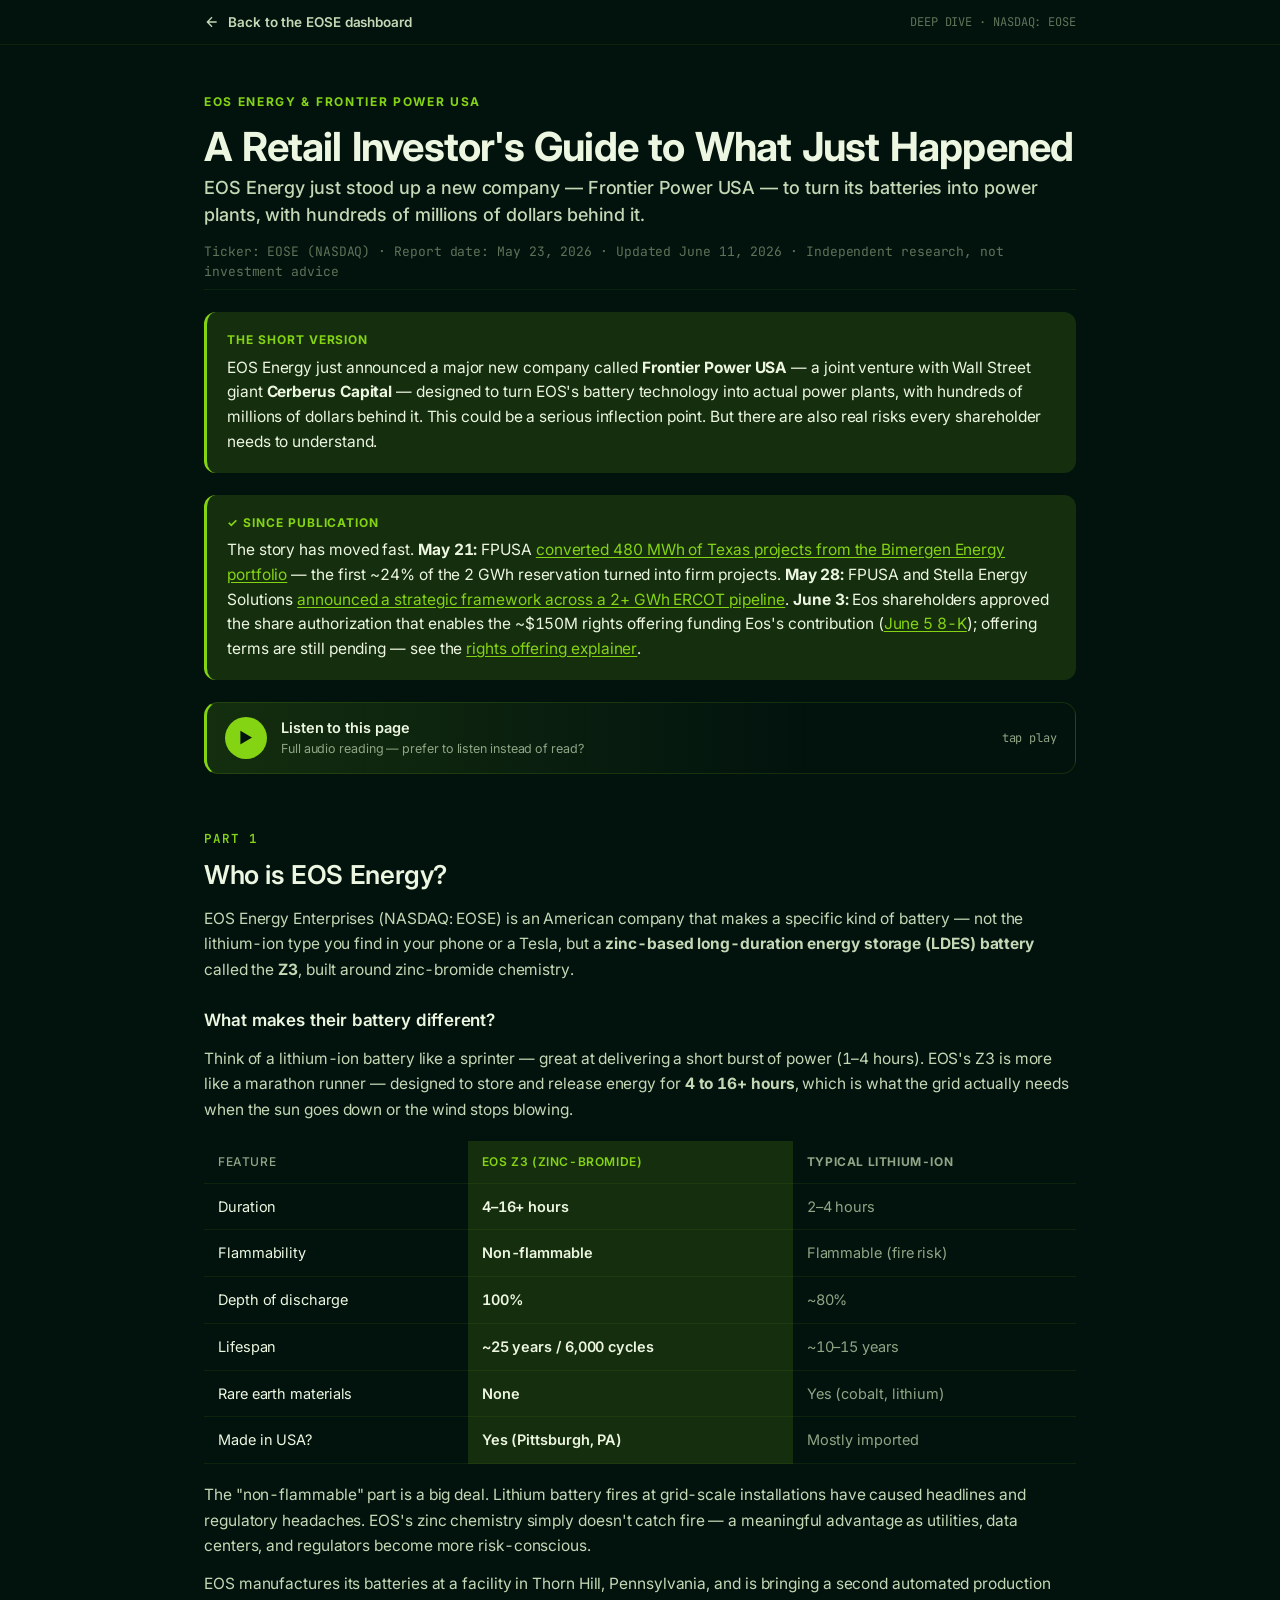
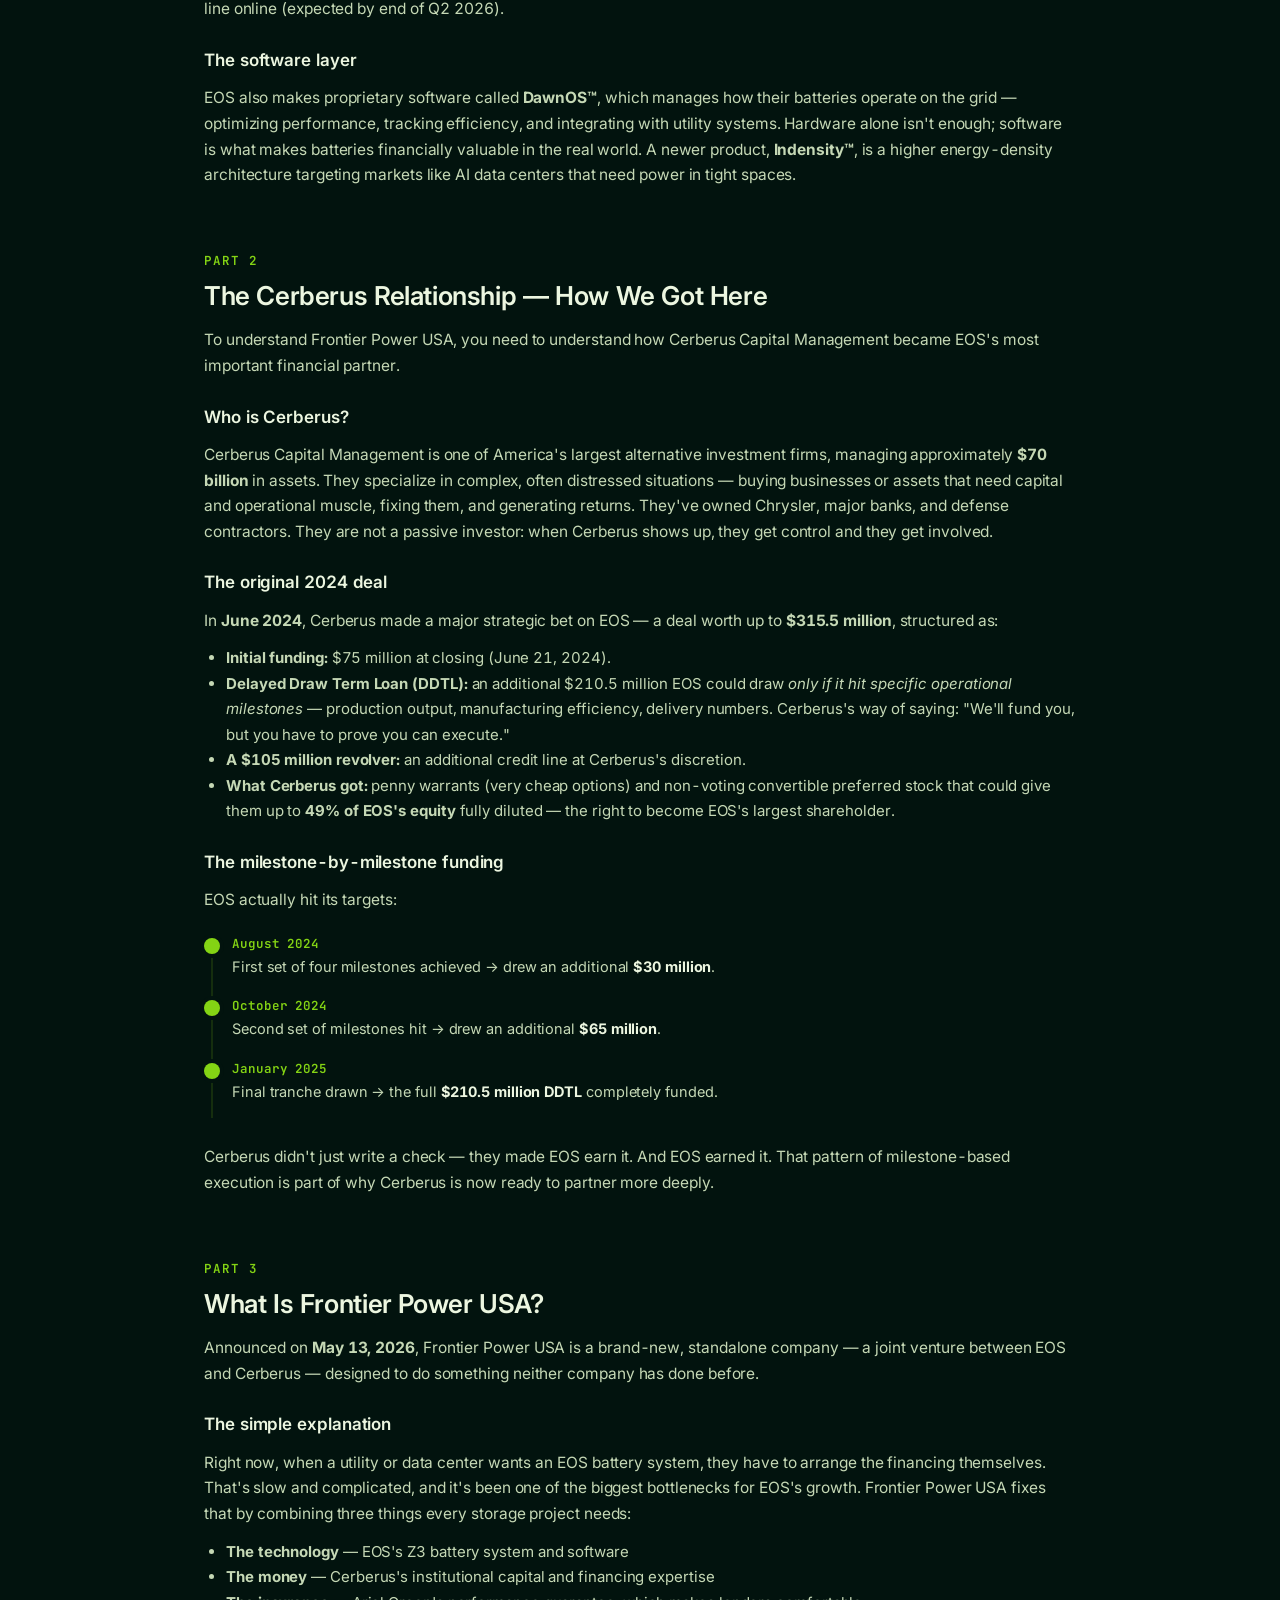
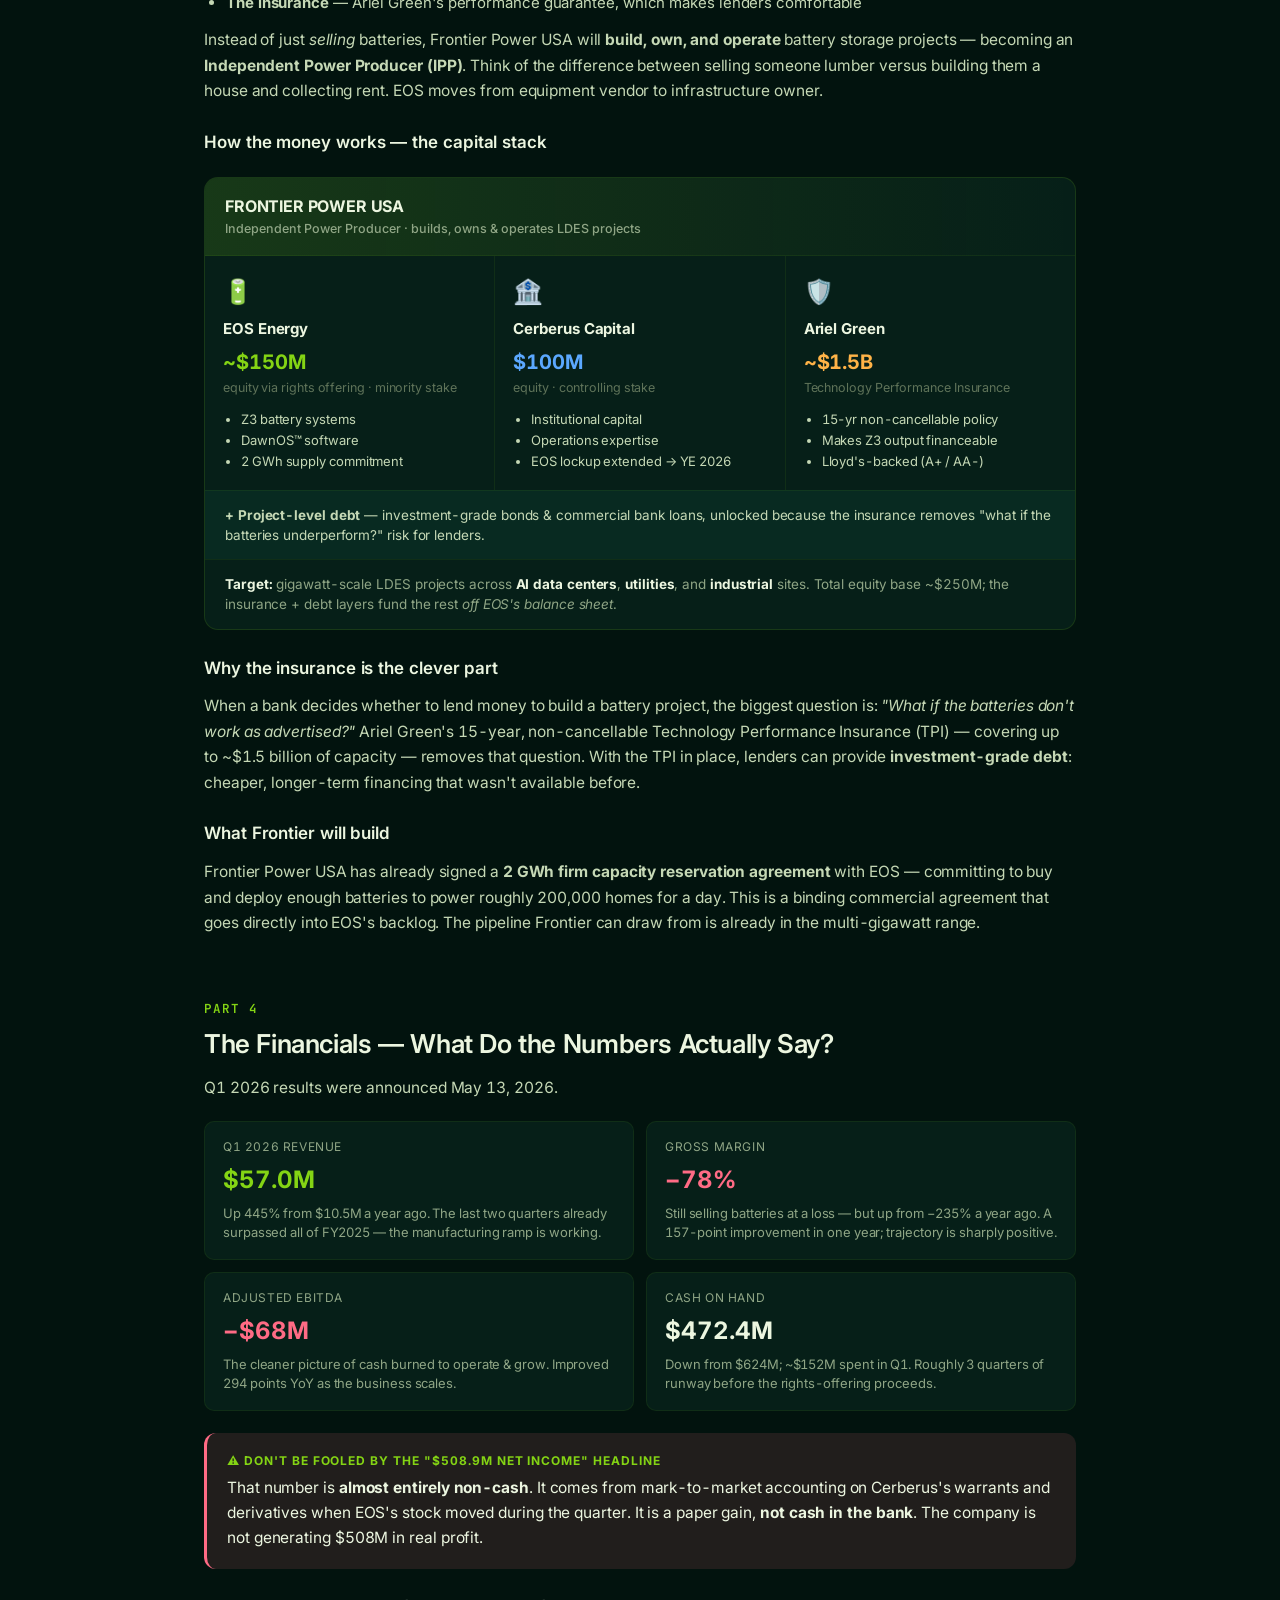
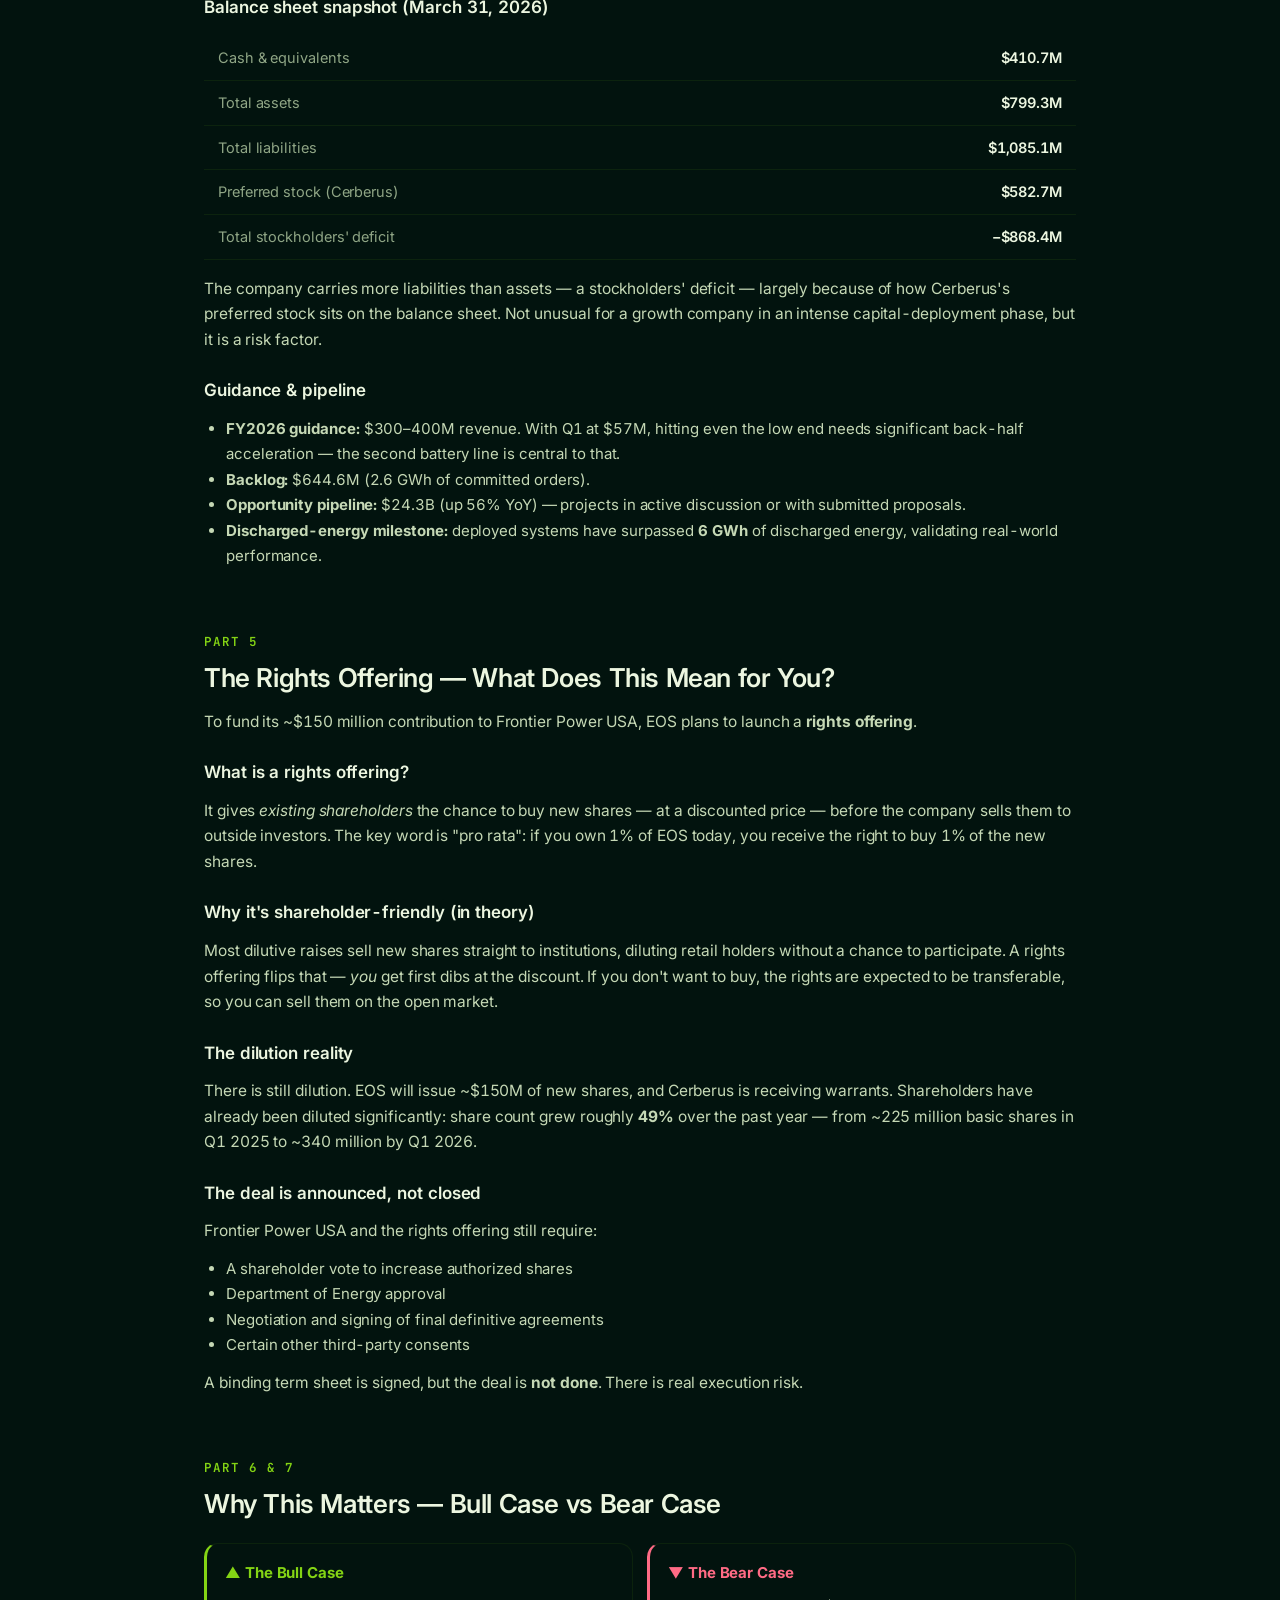
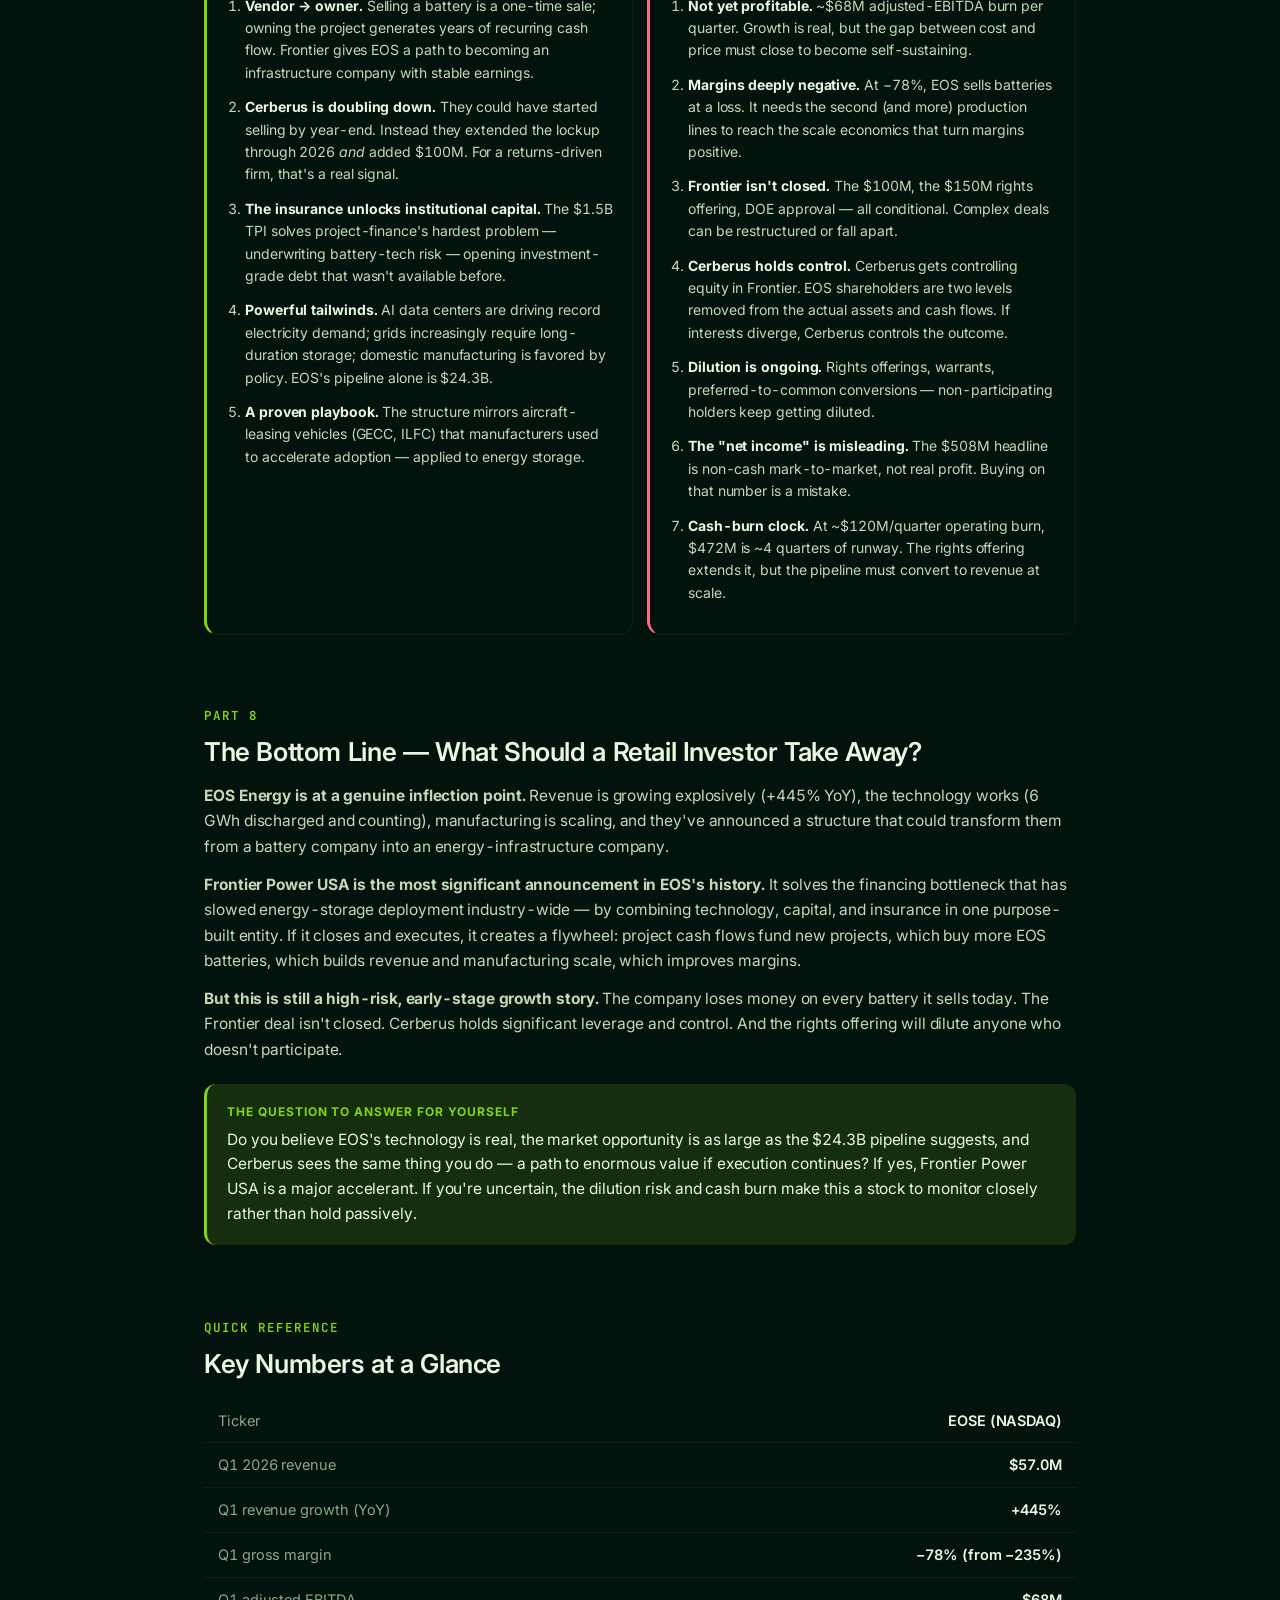
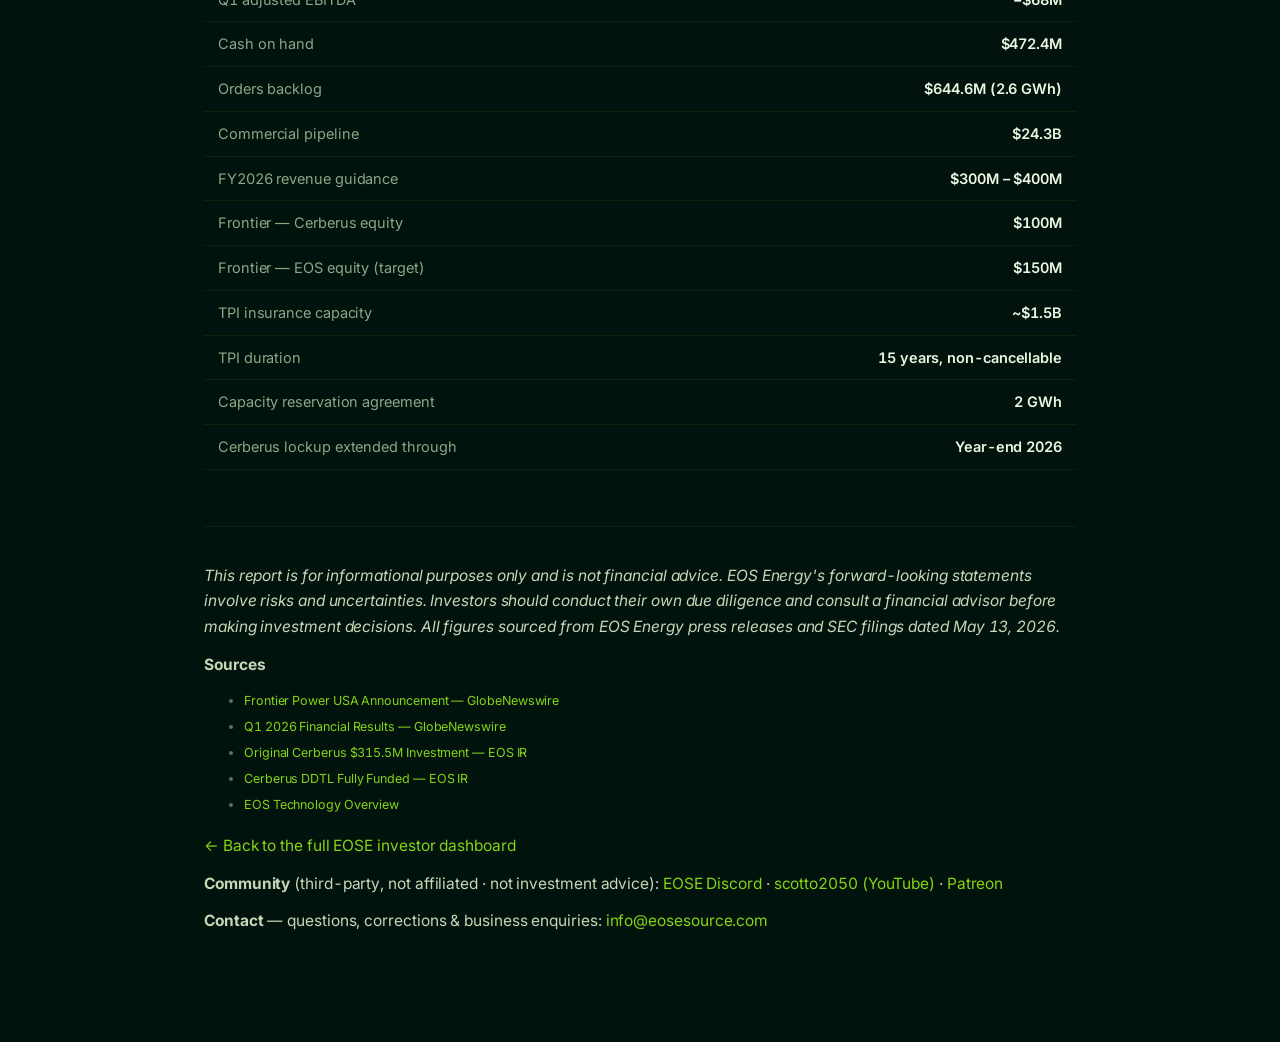
<file: frontier-power-usa.html>
<!doctype html>
<html lang="en" data-theme="dark">
<head>
  <meta charset="utf-8" />
  <meta name="viewport" content="width=device-width, initial-scale=1" />

  <title>Frontier Power USA Explained — EOS Energy (EOSE) Deep Dive</title>
  <meta name="description" content="Plain-English guide to Frontier Power USA, the Eos Energy (EOSE) + Cerberus joint venture: what it is, how the money flows, and the bull vs bear case." />
  <meta name="author" content="spotswoods (independent investor research)" />
  <meta name="robots" content="index, follow, max-image-preview:large" />
  <link rel="canonical" href="https://eosesource.com/frontier-power-usa.html" />
  <meta name="theme-color" content="#02130E" />
  <link rel="icon" type="image/png" href="assets/eose-logo.png" />

  <meta property="og:type" content="article" />
  <meta property="og:site_name" content="EOSE Investor Dashboard" />
  <meta property="og:title" content="Frontier Power USA Explained — EOS Energy (EOSE) Deep Dive" />
  <meta property="og:description" content="A retail investor's plain-English guide to the EOS Energy + Cerberus joint venture: what it is, how the money works, financials, the rights offering, and the bull vs bear case." />
  <meta property="og:url" content="https://eosesource.com/frontier-power-usa.html" />
  <meta property="og:image" content="https://eosesource.com/assets/eose-logo.png" />
  <meta name="twitter:card" content="summary" />
  <meta name="twitter:title" content="Frontier Power USA Explained — EOS Energy (EOSE) Deep Dive" />
  <meta name="twitter:description" content="What just happened at EOS Energy, explained for retail investors: the Cerberus JV, the capital stack, the financials, and the risks." />
  <meta name="twitter:image" content="https://eosesource.com/assets/eose-logo.png" />

  <script type="application/ld+json">
  {
    "@context": "https://schema.org",
    "@graph": [
      {
        "@type": "AnalysisNewsArticle",
        "@id": "https://eosesource.com/frontier-power-usa.html#article",
        "url": "https://eosesource.com/frontier-power-usa.html",
        "headline": "Frontier Power USA Explained — A Retail Investor's Guide to What Just Happened at EOS Energy",
        "description": "Plain-English explainer of Frontier Power USA, the EOS Energy (NASDAQ: EOSE) and Cerberus Capital joint venture announced May 13, 2026.",
        "datePublished": "2026-05-23T00:00:00Z",
        "dateModified": "2026-06-11T00:00:00Z",
        "inLanguage": "en-US",
        "image": "https://eosesource.com/assets/eose-logo.png",
        "author": { "@type": "Person", "name": "spotswoods", "url": "https://github.com/spotswoods" },
        "publisher": { "@type": "Organization", "name": "EOSE Investor Dashboard", "url": "https://eosesource.com/", "logo": { "@type": "ImageObject", "url": "https://eosesource.com/assets/eose-logo.png" } },
        "about": { "@type": "Corporation", "name": "Eos Energy Enterprises, Inc.", "tickerSymbol": "EOSE", "exchange": "NASDAQ", "url": "https://www.eose.com/" }
      },
      {
        "@type": "BreadcrumbList",
        "itemListElement": [
          { "@type": "ListItem", "position": 1, "name": "EOSE Investor Dashboard", "item": "https://eosesource.com/" },
          { "@type": "ListItem", "position": 2, "name": "Frontier Power USA Deep Dive", "item": "https://eosesource.com/frontier-power-usa.html" }
        ]
      }
    ]
  }
  </script>

  <link rel="preconnect" href="https://fonts.googleapis.com" />
  <link rel="preconnect" href="https://fonts.gstatic.com" crossorigin />
  <link rel="stylesheet" href="https://fonts.googleapis.com/css2?family=Inter:wght@400;500;600;700&family=JetBrains+Mono:wght@400;500;600&family=Space+Grotesk:wght@500;600;700&display=swap" media="print" onload="this.media='all'" />
  <noscript><link rel="stylesheet" href="https://fonts.googleapis.com/css2?family=Inter:wght@400;500;600;700&family=JetBrains+Mono:wght@400;500;600&family=Space+Grotesk:wght@500;600;700&display=swap" /></noscript>
  <link rel="stylesheet" href="css/styles.css" />

  <link rel="stylesheet" href="css/deepdive.css" />
</head>
<body>

  <!-- Sticky top bar -->
  <div class="dd-top">
    <div class="dd-top__in">
      <a class="dd-back" href="index.html">
        <svg width="16" height="16" viewBox="0 0 24 24" fill="none" stroke="currentColor" stroke-width="2"><path d="M19 12H5M12 19l-7-7 7-7"/></svg>
        Back to the EOSE dashboard
      </a>
      <span class="dd-top__tag">DEEP DIVE · NASDAQ: EOSE</span>
    </div>
  </div>

  <main class="dd">

    <!-- Hero -->
    <div class="dd-hero">
      <div class="dd-eyebrow">EOS Energy &amp; Frontier Power USA</div>
      <h1>A Retail Investor's Guide to What Just Happened</h1>
      <div class="sub">EOS Energy just stood up a new company — Frontier Power USA — to turn its batteries into power plants, with hundreds of millions of dollars behind it.</div>
      <div class="dd-meta">Ticker: EOSE (NASDAQ) · Report date: May 23, 2026 · Updated June 11, 2026 · Independent research, not investment advice</div>
    </div>

    <div class="callout">
      <span class="lead">The short version</span>
      EOS Energy just announced a major new company called <b>Frontier Power USA</b> — a joint venture with Wall Street giant <b>Cerberus Capital</b> — designed to turn EOS's battery technology into actual power plants, with hundreds of millions of dollars behind it. This could be a serious inflection point. But there are also real risks every shareholder needs to understand.
    </div>

    <div class="callout" style="border-color:var(--positive)">
      <span class="lead" style="color:var(--positive)">✓ Since publication</span>
      The story has moved fast. <b>May 21:</b> FPUSA <a class="inline" href="https://www.frontierpowerusa.com/fpusa-converts-480-mwh-of-long-duration-energy-storage-projects-from-the-bimergen-energy-portfolio/" target="_blank" rel="noopener">converted 480 MWh of Texas projects from the Bimergen Energy portfolio</a> — the first ~24% of the 2 GWh reservation turned into firm projects. <b>May 28:</b> FPUSA and Stella Energy Solutions <a class="inline" href="https://www.frontierpowerusa.com/fpusa-and-stella-energy-solutions-announce-strategic-framework-across-2-gwh-storage-pipeline/" target="_blank" rel="noopener">announced a strategic framework across a 2+ GWh ERCOT pipeline</a>. <b>June 3:</b> Eos shareholders approved the share authorization that enables the ~$150M rights offering funding Eos's contribution (<a class="inline" href="https://www.sec.gov/Archives/edgar/data/0001805077/000162828026041078/annualshareholdermeeting.htm" target="_blank" rel="noopener">June 5 8-K</a>); offering terms are still pending — see the <a class="inline" href="rights-offering.html">rights offering explainer</a>.
    </div>

    <!-- Listen to this page (audio reading; nothing loads until you press play) -->
    <div class="listen">
      <button class="listen__btn" id="listenBtn" aria-label="Play the audio reading of this page">▶</button>
      <div class="listen__txt">
        <div class="listen__title">Listen to this page</div>
        <div class="listen__sub">Full audio reading — prefer to listen instead of read?</div>
      </div>
      <span class="listen__time" id="listenTime">tap play</span>
      <audio id="ddAudio" preload="none"><source src="frontier-power-usa-full.mp3" type="audio/mpeg"></audio>
    </div>

    <!-- Part 1 -->
    <section class="dd-sec">
      <div class="dd-sec__num">PART 1</div>
      <h2>Who is EOS Energy?</h2>
      <p>EOS Energy Enterprises (NASDAQ: EOSE) is an American company that makes a specific kind of battery — not the lithium-ion type you find in your phone or a Tesla, but a <b>zinc-based long-duration energy storage (LDES) battery</b> called the <b>Z3</b>, built around zinc-bromide chemistry.</p>

      <h3>What makes their battery different?</h3>
      <p>Think of a lithium-ion battery like a sprinter — great at delivering a short burst of power (1–4 hours). EOS's Z3 is more like a marathon runner — designed to store and release energy for <b>4 to 16+ hours</b>, which is what the grid actually needs when the sun goes down or the wind stops blowing.</p>

      <table class="compare">
        <thead>
          <tr><th>Feature</th><th class="col-eos">EOS Z3 (Zinc-Bromide)</th><th class="col-li">Typical Lithium-Ion</th></tr>
        </thead>
        <tbody>
          <tr><td>Duration</td><td class="col-eos">4–16+ hours</td><td class="col-li">2–4 hours</td></tr>
          <tr><td>Flammability</td><td class="col-eos">Non-flammable</td><td class="col-li">Flammable (fire risk)</td></tr>
          <tr><td>Depth of discharge</td><td class="col-eos">100%</td><td class="col-li">~80%</td></tr>
          <tr><td>Lifespan</td><td class="col-eos">~25 years / 6,000 cycles</td><td class="col-li">~10–15 years</td></tr>
          <tr><td>Rare earth materials</td><td class="col-eos">None</td><td class="col-li">Yes (cobalt, lithium)</td></tr>
          <tr><td>Made in USA?</td><td class="col-eos">Yes (Pittsburgh, PA)</td><td class="col-li">Mostly imported</td></tr>
        </tbody>
      </table>

      <p>The "non-flammable" part is a big deal. Lithium battery fires at grid-scale installations have caused headlines and regulatory headaches. EOS's zinc chemistry simply doesn't catch fire — a meaningful advantage as utilities, data centers, and regulators become more risk-conscious.</p>
      <p>EOS manufactures its batteries at a facility in Thorn Hill, Pennsylvania, and is bringing a second automated production line online (expected by end of Q2 2026).</p>

      <h3>The software layer</h3>
      <p>EOS also makes proprietary software called <b>DawnOS™</b>, which manages how their batteries operate on the grid — optimizing performance, tracking efficiency, and integrating with utility systems. Hardware alone isn't enough; software is what makes batteries financially valuable in the real world. A newer product, <b>Indensity™</b>, is a higher energy-density architecture targeting markets like AI data centers that need power in tight spaces.</p>
    </section>

    <!-- Part 2 -->
    <section class="dd-sec">
      <div class="dd-sec__num">PART 2</div>
      <h2>The Cerberus Relationship — How We Got Here</h2>
      <p>To understand Frontier Power USA, you need to understand how Cerberus Capital Management became EOS's most important financial partner.</p>

      <h3>Who is Cerberus?</h3>
      <p>Cerberus Capital Management is one of America's largest alternative investment firms, managing approximately <b>$70 billion</b> in assets. They specialize in complex, often distressed situations — buying businesses or assets that need capital and operational muscle, fixing them, and generating returns. They've owned Chrysler, major banks, and defense contractors. They are not a passive investor: when Cerberus shows up, they get control and they get involved.</p>

      <h3>The original 2024 deal</h3>
      <p>In <b>June 2024</b>, Cerberus made a major strategic bet on EOS — a deal worth up to <b>$315.5 million</b>, structured as:</p>
      <ul class="bullets">
        <li><b>Initial funding:</b> $75 million at closing (June 21, 2024).</li>
        <li><b>Delayed Draw Term Loan (DDTL):</b> an additional $210.5 million EOS could draw <i>only if it hit specific operational milestones</i> — production output, manufacturing efficiency, delivery numbers. Cerberus's way of saying: "We'll fund you, but you have to prove you can execute."</li>
        <li><b>A $105 million revolver:</b> an additional credit line at Cerberus's discretion.</li>
        <li><b>What Cerberus got:</b> penny warrants (very cheap options) and non-voting convertible preferred stock that could give them up to <b>49% of EOS's equity</b> fully diluted — the right to become EOS's largest shareholder.</li>
      </ul>

      <h3>The milestone-by-milestone funding</h3>
      <p>EOS actually hit its targets:</p>
      <div class="timeline">
        <div class="tl-item"><div class="tl-date">August 2024</div><div class="tl-body">First set of four milestones achieved → drew an additional <b>$30 million</b>.</div></div>
        <div class="tl-item"><div class="tl-date">October 2024</div><div class="tl-body">Second set of milestones hit → drew an additional <b>$65 million</b>.</div></div>
        <div class="tl-item"><div class="tl-date">January 2025</div><div class="tl-body">Final tranche drawn → the full <b>$210.5 million DDTL</b> completely funded.</div></div>
      </div>
      <p>Cerberus didn't just write a check — they made EOS earn it. And EOS earned it. That pattern of milestone-based execution is part of why Cerberus is now ready to partner more deeply.</p>
    </section>

    <!-- Part 3 -->
    <section class="dd-sec">
      <div class="dd-sec__num">PART 3</div>
      <h2>What Is Frontier Power USA?</h2>
      <p>Announced on <b>May 13, 2026</b>, Frontier Power USA is a brand-new, standalone company — a joint venture between EOS and Cerberus — designed to do something neither company has done before.</p>

      <h3>The simple explanation</h3>
      <p>Right now, when a utility or data center wants an EOS battery system, they have to arrange the financing themselves. That's slow and complicated, and it's been one of the biggest bottlenecks for EOS's growth. Frontier Power USA fixes that by combining three things every storage project needs:</p>
      <ul class="bullets">
        <li><b>The technology</b> — EOS's Z3 battery system and software</li>
        <li><b>The money</b> — Cerberus's institutional capital and financing expertise</li>
        <li><b>The insurance</b> — Ariel Green's performance guarantee, which makes lenders comfortable</li>
      </ul>
      <p>Instead of just <i>selling</i> batteries, Frontier Power USA will <b>build, own, and operate</b> battery storage projects — becoming an <b>Independent Power Producer (IPP)</b>. Think of the difference between selling someone lumber versus building them a house and collecting rent. EOS moves from equipment vendor to infrastructure owner.</p>

      <h3>How the money works — the capital stack</h3>
      <div class="stack">
        <div class="stack__top">FRONTIER POWER USA <small>Independent Power Producer · builds, owns &amp; operates LDES projects</small></div>
        <div class="pillars">
          <div class="pillar pillar--eos">
            <div class="pillar__icon">🔋</div>
            <div class="pillar__name">EOS Energy</div>
            <div class="pillar__amt">~$150M</div>
            <div class="pillar__role">equity via rights offering · minority stake</div>
            <ul><li>Z3 battery systems</li><li>DawnOS™ software</li><li>2 GWh supply commitment</li></ul>
          </div>
          <div class="pillar pillar--cerberus">
            <div class="pillar__icon">🏦</div>
            <div class="pillar__name">Cerberus Capital</div>
            <div class="pillar__amt">$100M</div>
            <div class="pillar__role">equity · controlling stake</div>
            <ul><li>Institutional capital</li><li>Operations expertise</li><li>EOS lockup extended → YE 2026</li></ul>
          </div>
          <div class="pillar pillar--ariel">
            <div class="pillar__icon">🛡️</div>
            <div class="pillar__name">Ariel Green</div>
            <div class="pillar__amt">~$1.5B</div>
            <div class="pillar__role">Technology Performance Insurance</div>
            <ul><li>15-yr non-cancellable policy</li><li>Makes Z3 output financeable</li><li>Lloyd's-backed (A+ / AA-)</li></ul>
          </div>
        </div>
        <div class="stack__debt"><b>+ Project-level debt</b> — investment-grade bonds &amp; commercial bank loans, unlocked because the insurance removes "what if the batteries underperform?" risk for lenders.</div>
        <div class="stack__target"><b>Target:</b> gigawatt-scale LDES projects across <b>AI data centers</b>, <b>utilities</b>, and <b>industrial</b> sites. Total equity base ~$250M; the insurance + debt layers fund the rest <i>off EOS's balance sheet</i>.</div>
      </div>

      <h3>Why the insurance is the clever part</h3>
      <p>When a bank decides whether to lend money to build a battery project, the biggest question is: <i>"What if the batteries don't work as advertised?"</i> Ariel Green's 15-year, non-cancellable Technology Performance Insurance (TPI) — covering up to ~$1.5 billion of capacity — removes that question. With the TPI in place, lenders can provide <b>investment-grade debt</b>: cheaper, longer-term financing that wasn't available before.</p>

      <h3>What Frontier will build</h3>
      <p>Frontier Power USA has already signed a <b>2 GWh firm capacity reservation agreement</b> with EOS — committing to buy and deploy enough batteries to power roughly 200,000 homes for a day. This is a binding commercial agreement that goes directly into EOS's backlog. The pipeline Frontier can draw from is already in the multi-gigawatt range.</p>
    </section>

    <!-- Part 4 -->
    <section class="dd-sec">
      <div class="dd-sec__num">PART 4</div>
      <h2>The Financials — What Do the Numbers Actually Say?</h2>
      <p>Q1 2026 results were announced May 13, 2026.</p>

      <div class="stats">
        <div class="stat"><div class="stat__label">Q1 2026 Revenue</div><div class="stat__value pos">$57.0M</div><div class="stat__note">Up 445% from $10.5M a year ago. The last two quarters already surpassed all of FY2025 — the manufacturing ramp is working.</div></div>
        <div class="stat"><div class="stat__label">Gross margin</div><div class="stat__value neg">−78%</div><div class="stat__note">Still selling batteries at a loss — but up from −235% a year ago. A 157-point improvement in one year; trajectory is sharply positive.</div></div>
        <div class="stat"><div class="stat__label">Adjusted EBITDA</div><div class="stat__value neg">−$68M</div><div class="stat__note">The cleaner picture of cash burned to operate &amp; grow. Improved 294 points YoY as the business scales.</div></div>
        <div class="stat"><div class="stat__label">Cash on hand</div><div class="stat__value">$472.4M</div><div class="stat__note">Down from $624M; ~$152M spent in Q1. Roughly 3 quarters of runway before the rights-offering proceeds.</div></div>
      </div>

      <div class="callout callout--warn">
        <span class="lead">⚠ Don't be fooled by the "$508.9M net income" headline</span>
        That number is <b>almost entirely non-cash</b>. It comes from mark-to-market accounting on Cerberus's warrants and derivatives when EOS's stock moved during the quarter. It is a paper gain, <b>not cash in the bank</b>. The company is not generating $508M in real profit.
      </div>

      <h3>Balance sheet snapshot (March 31, 2026)</h3>
      <table class="keytable">
        <tbody>
          <tr><td>Cash &amp; equivalents</td><td>$410.7M</td></tr>
          <tr><td>Total assets</td><td>$799.3M</td></tr>
          <tr><td>Total liabilities</td><td>$1,085.1M</td></tr>
          <tr><td>Preferred stock (Cerberus)</td><td>$582.7M</td></tr>
          <tr><td>Total stockholders' deficit</td><td>−$868.4M</td></tr>
        </tbody>
      </table>
      <p>The company carries more liabilities than assets — a stockholders' deficit — largely because of how Cerberus's preferred stock sits on the balance sheet. Not unusual for a growth company in an intense capital-deployment phase, but it is a risk factor.</p>

      <h3>Guidance &amp; pipeline</h3>
      <ul class="bullets">
        <li><b>FY2026 guidance:</b> $300–400M revenue. With Q1 at $57M, hitting even the low end needs significant back-half acceleration — the second battery line is central to that.</li>
        <li><b>Backlog:</b> $644.6M (2.6 GWh of committed orders).</li>
        <li><b>Opportunity pipeline:</b> $24.3B (up 56% YoY) — projects in active discussion or with submitted proposals.</li>
        <li><b>Discharged-energy milestone:</b> deployed systems have surpassed <b>6 GWh</b> of discharged energy, validating real-world performance.</li>
      </ul>
    </section>

    <!-- Part 5 -->
    <section class="dd-sec">
      <div class="dd-sec__num">PART 5</div>
      <h2>The Rights Offering — What Does This Mean for You?</h2>
      <p>To fund its ~$150 million contribution to Frontier Power USA, EOS plans to launch a <b>rights offering</b>.</p>

      <h3>What is a rights offering?</h3>
      <p>It gives <i>existing shareholders</i> the chance to buy new shares — at a discounted price — before the company sells them to outside investors. The key word is "pro rata": if you own 1% of EOS today, you receive the right to buy 1% of the new shares.</p>

      <h3>Why it's shareholder-friendly (in theory)</h3>
      <p>Most dilutive raises sell new shares straight to institutions, diluting retail holders without a chance to participate. A rights offering flips that — <i>you</i> get first dibs at the discount. If you don't want to buy, the rights are expected to be transferable, so you can sell them on the open market.</p>

      <h3>The dilution reality</h3>
      <p>There is still dilution. EOS will issue ~$150M of new shares, and Cerberus is receiving warrants. Shareholders have already been diluted significantly: share count grew roughly <b>49%</b> over the past year — from ~225 million basic shares in Q1 2025 to ~340 million by Q1 2026.</p>

      <h3>The deal is announced, not closed</h3>
      <p>Frontier Power USA and the rights offering still require:</p>
      <ul class="bullets">
        <li>A shareholder vote to increase authorized shares</li>
        <li>Department of Energy approval</li>
        <li>Negotiation and signing of final definitive agreements</li>
        <li>Certain other third-party consents</li>
      </ul>
      <p>A binding term sheet is signed, but the deal is <b>not done</b>. There is real execution risk.</p>
    </section>

    <!-- Part 6 + 7: Bull / Bear -->
    <section class="dd-sec">
      <div class="dd-sec__num">PART 6 &amp; 7</div>
      <h2>Why This Matters — Bull Case vs Bear Case</h2>
      <div class="bb">
        <div class="bb__col bull">
          <div class="bb__h">▲ The Bull Case</div>
          <ol>
            <li><b>Vendor → owner.</b> Selling a battery is a one-time sale; owning the project generates years of recurring cash flow. Frontier gives EOS a path to becoming an infrastructure company with stable earnings.</li>
            <li><b>Cerberus is doubling down.</b> They could have started selling by year-end. Instead they extended the lockup through 2026 <i>and</i> added $100M. For a returns-driven firm, that's a real signal.</li>
            <li><b>The insurance unlocks institutional capital.</b> The $1.5B TPI solves project-finance's hardest problem — underwriting battery-tech risk — opening investment-grade debt that wasn't available before.</li>
            <li><b>Powerful tailwinds.</b> AI data centers are driving record electricity demand; grids increasingly require long-duration storage; domestic manufacturing is favored by policy. EOS's pipeline alone is $24.3B.</li>
            <li><b>A proven playbook.</b> The structure mirrors aircraft-leasing vehicles (GECC, ILFC) that manufacturers used to accelerate adoption — applied to energy storage.</li>
          </ol>
        </div>
        <div class="bb__col bear">
          <div class="bb__h">▼ The Bear Case</div>
          <ol>
            <li><b>Not yet profitable.</b> ~$68M adjusted-EBITDA burn per quarter. Growth is real, but the gap between cost and price must close to become self-sustaining.</li>
            <li><b>Margins deeply negative.</b> At −78%, EOS sells batteries at a loss. It needs the second (and more) production lines to reach the scale economics that turn margins positive.</li>
            <li><b>Frontier isn't closed.</b> The $100M, the $150M rights offering, DOE approval — all conditional. Complex deals can be restructured or fall apart.</li>
            <li><b>Cerberus holds control.</b> Cerberus gets controlling equity in Frontier. EOS shareholders are two levels removed from the actual assets and cash flows. If interests diverge, Cerberus controls the outcome.</li>
            <li><b>Dilution is ongoing.</b> Rights offerings, warrants, preferred-to-common conversions — non-participating holders keep getting diluted.</li>
            <li><b>The "net income" is misleading.</b> The $508M headline is non-cash mark-to-market, not real profit. Buying on that number is a mistake.</li>
            <li><b>Cash-burn clock.</b> At ~$120M/quarter operating burn, $472M is ~4 quarters of runway. The rights offering extends it, but the pipeline must convert to revenue at scale.</li>
          </ol>
        </div>
      </div>
    </section>

    <!-- Part 9: Bottom line -->
    <section class="dd-sec">
      <div class="dd-sec__num">PART 8</div>
      <h2>The Bottom Line — What Should a Retail Investor Take Away?</h2>
      <p><b>EOS Energy is at a genuine inflection point.</b> Revenue is growing explosively (+445% YoY), the technology works (6 GWh discharged and counting), manufacturing is scaling, and they've announced a structure that could transform them from a battery company into an energy-infrastructure company.</p>
      <p><b>Frontier Power USA is the most significant announcement in EOS's history.</b> It solves the financing bottleneck that has slowed energy-storage deployment industry-wide — by combining technology, capital, and insurance in one purpose-built entity. If it closes and executes, it creates a flywheel: project cash flows fund new projects, which buy more EOS batteries, which builds revenue and manufacturing scale, which improves margins.</p>
      <p><b>But this is still a high-risk, early-stage growth story.</b> The company loses money on every battery it sells today. The Frontier deal isn't closed. Cerberus holds significant leverage and control. And the rights offering will dilute anyone who doesn't participate.</p>
      <div class="callout">
        <span class="lead">The question to answer for yourself</span>
        Do you believe EOS's technology is real, the market opportunity is as large as the $24.3B pipeline suggests, and Cerberus sees the same thing you do — a path to enormous value if execution continues? If yes, Frontier Power USA is a major accelerant. If you're uncertain, the dilution risk and cash burn make this a stock to monitor closely rather than hold passively.
      </div>
    </section>

    <!-- Key numbers -->
    <section class="dd-sec">
      <div class="dd-sec__num">QUICK REFERENCE</div>
      <h2>Key Numbers at a Glance</h2>
      <table class="keytable">
        <tbody>
          <tr><td>Ticker</td><td>EOSE (NASDAQ)</td></tr>
          <tr><td>Q1 2026 revenue</td><td>$57.0M</td></tr>
          <tr><td>Q1 revenue growth (YoY)</td><td>+445%</td></tr>
          <tr><td>Q1 gross margin</td><td>−78% (from −235%)</td></tr>
          <tr><td>Q1 adjusted EBITDA</td><td>−$68M</td></tr>
          <tr><td>Cash on hand</td><td>$472.4M</td></tr>
          <tr><td>Orders backlog</td><td>$644.6M (2.6 GWh)</td></tr>
          <tr><td>Commercial pipeline</td><td>$24.3B</td></tr>
          <tr><td>FY2026 revenue guidance</td><td>$300M – $400M</td></tr>
          <tr><td>Frontier — Cerberus equity</td><td>$100M</td></tr>
          <tr><td>Frontier — EOS equity (target)</td><td>$150M</td></tr>
          <tr><td>TPI insurance capacity</td><td>~$1.5B</td></tr>
          <tr><td>TPI duration</td><td>15 years, non-cancellable</td></tr>
          <tr><td>Capacity reservation agreement</td><td>2 GWh</td></tr>
          <tr><td>Cerberus lockup extended through</td><td>Year-end 2026</td></tr>
        </tbody>
      </table>
    </section>

    <!-- Footer / sources -->
    <div class="dd-foot">
      <p><i>This report is for informational purposes only and is not financial advice. EOS Energy's forward-looking statements involve risks and uncertainties. Investors should conduct their own due diligence and consult a financial advisor before making investment decisions. All figures sourced from EOS Energy press releases and SEC filings dated May 13, 2026.</i></p>
      <p><b>Sources</b></p>
      <ul class="dd-sources">
        <li><a href="https://www.globenewswire.com/news-release/2026/05/13/3293802/0/en/Eos-Energy-Enterprises-and-Cerberus-Capital-Management-Announce-Frontier-Power-USA-to-Deploy-American-Made-Long-Duration-Energy-Storage-at-Scale.html" target="_blank" rel="noopener">Frontier Power USA Announcement — GlobeNewswire</a></li>
        <li><a href="https://www.globenewswire.com/news-release/2026/05/13/3293810/0/en/Eos-Energy-Enterprises-Reports-First-Quarter-2026-Financial-Results-and-Announces-Frontier-Power-USA.html" target="_blank" rel="noopener">Q1 2026 Financial Results — GlobeNewswire</a></li>
        <li><a href="https://investors.eose.com/news-releases/news-release-details/eos-energy-announces-strategic-investment-3155-million-cerberus" target="_blank" rel="noopener">Original Cerberus $315.5M Investment — EOS IR</a></li>
        <li><a href="https://investors.eose.com/news-releases/news-release-details/eos-energy-secures-cerberus-delayed-draw-term-loan-full-funding" target="_blank" rel="noopener">Cerberus DDTL Fully Funded — EOS IR</a></li>
        <li><a href="https://www.eose.com/technology/" target="_blank" rel="noopener">EOS Technology Overview</a></li>
      </ul>
      <p style="margin-top:18px"><a href="index.html">← Back to the full EOSE investor dashboard</a></p>
      <p style="margin-top:10px"><b>Community</b> (third-party, not affiliated · not investment advice): <a href="https://discord.gg/sfQ9RMAfC" target="_blank" rel="noopener">EOSE Discord</a> · <a href="https://www.youtube.com/@scotto2050" target="_blank" rel="noopener">scotto2050 (YouTube)</a> · <a href="https://www.patreon.com/c/scotto2050/home" target="_blank" rel="noopener">Patreon</a></p>
      <p style="margin-top:8px"><b>Contact</b> — questions, corrections &amp; business enquiries: <a href="mailto:info@eosesource.com">info@eosesource.com</a></p>
    </div>

  </main>

  <!-- "Listen to this page" player — audio only fetches on first play (preload="none") -->
  <script>
    (function () {
      var a = document.getElementById('ddAudio'),
          b = document.getElementById('listenBtn'),
          t = document.getElementById('listenTime');
      if (!a || !b) return;
      function fmt(s) { if (!isFinite(s)) return '0:00'; var m = Math.floor(s / 60), x = Math.floor(s % 60); return m + ':' + (x < 10 ? '0' : '') + x; }
      function upd() { t.textContent = fmt(a.currentTime) + (isFinite(a.duration) ? ' / ' + fmt(a.duration) : ''); }
      b.addEventListener('click', function () { if (a.paused) { a.play().catch(function () {}); } else { a.pause(); } });
      a.addEventListener('play',  function () { b.textContent = '⏸'; });
      a.addEventListener('pause', function () { b.textContent = '▶'; });
      a.addEventListener('ended', function () { b.textContent = '▶'; a.currentTime = 0; });
      a.addEventListener('timeupdate', upd);
      a.addEventListener('loadedmetadata', upd);
    })();
  </script>

  <!-- Cloudflare Web Analytics (cookieless, deferred) -->
  <script defer src='https://static.cloudflareinsights.com/beacon.min.js' data-cf-beacon='{"token": "7f21e028bb474554a12d8c8472c9cdb2"}'></script>
</body>
</html>
</file>
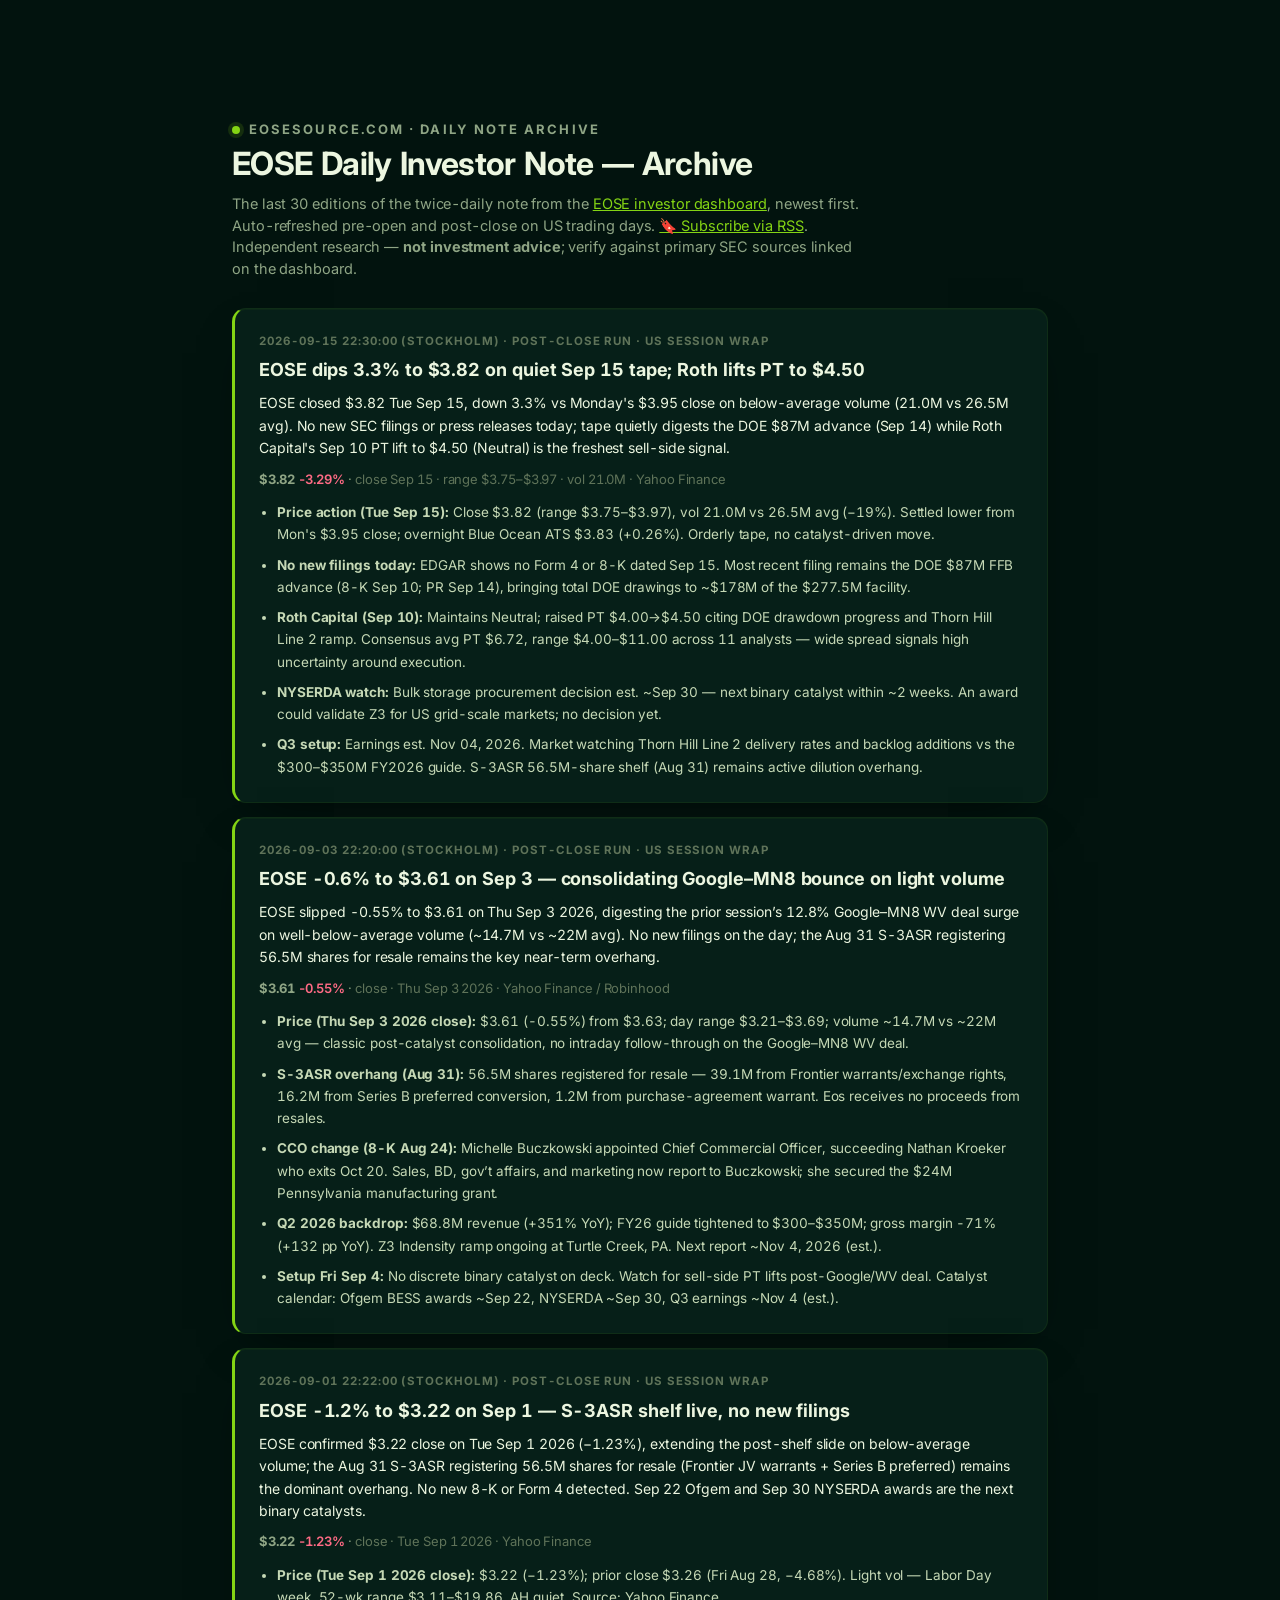
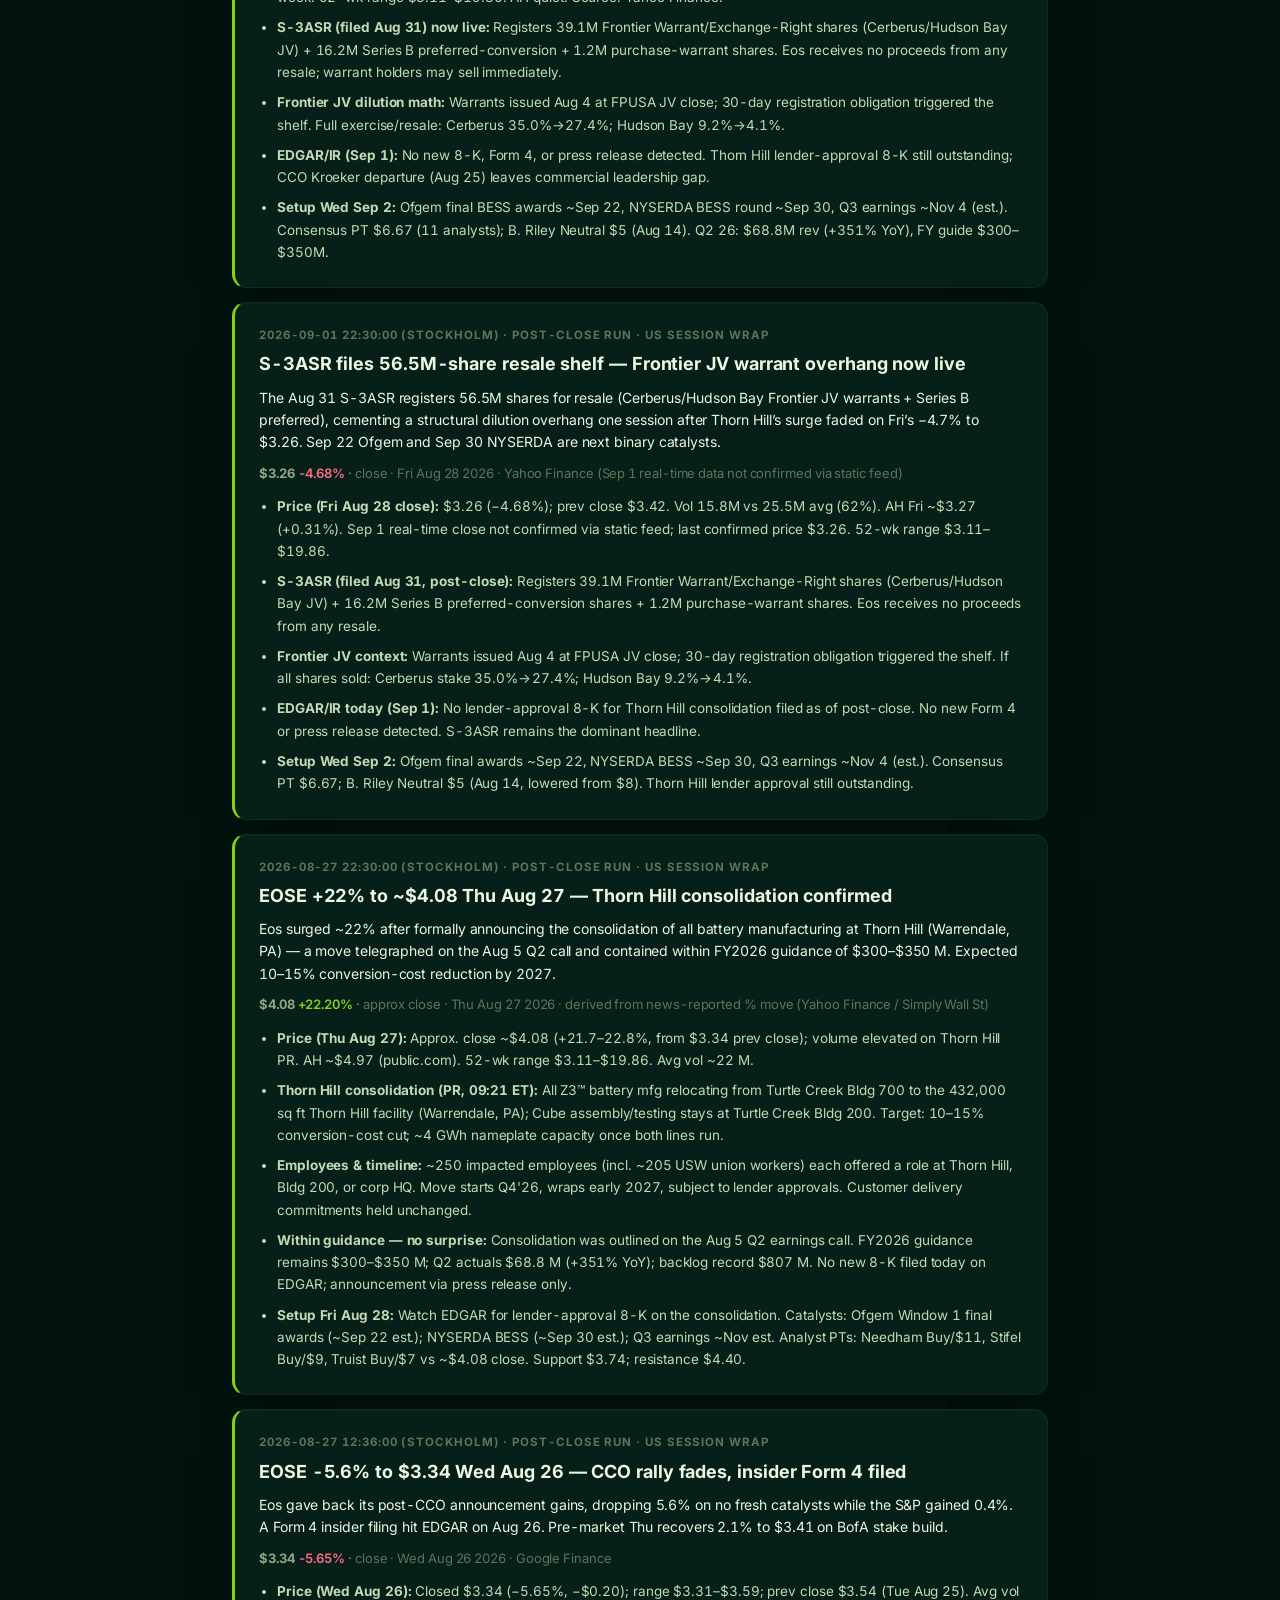
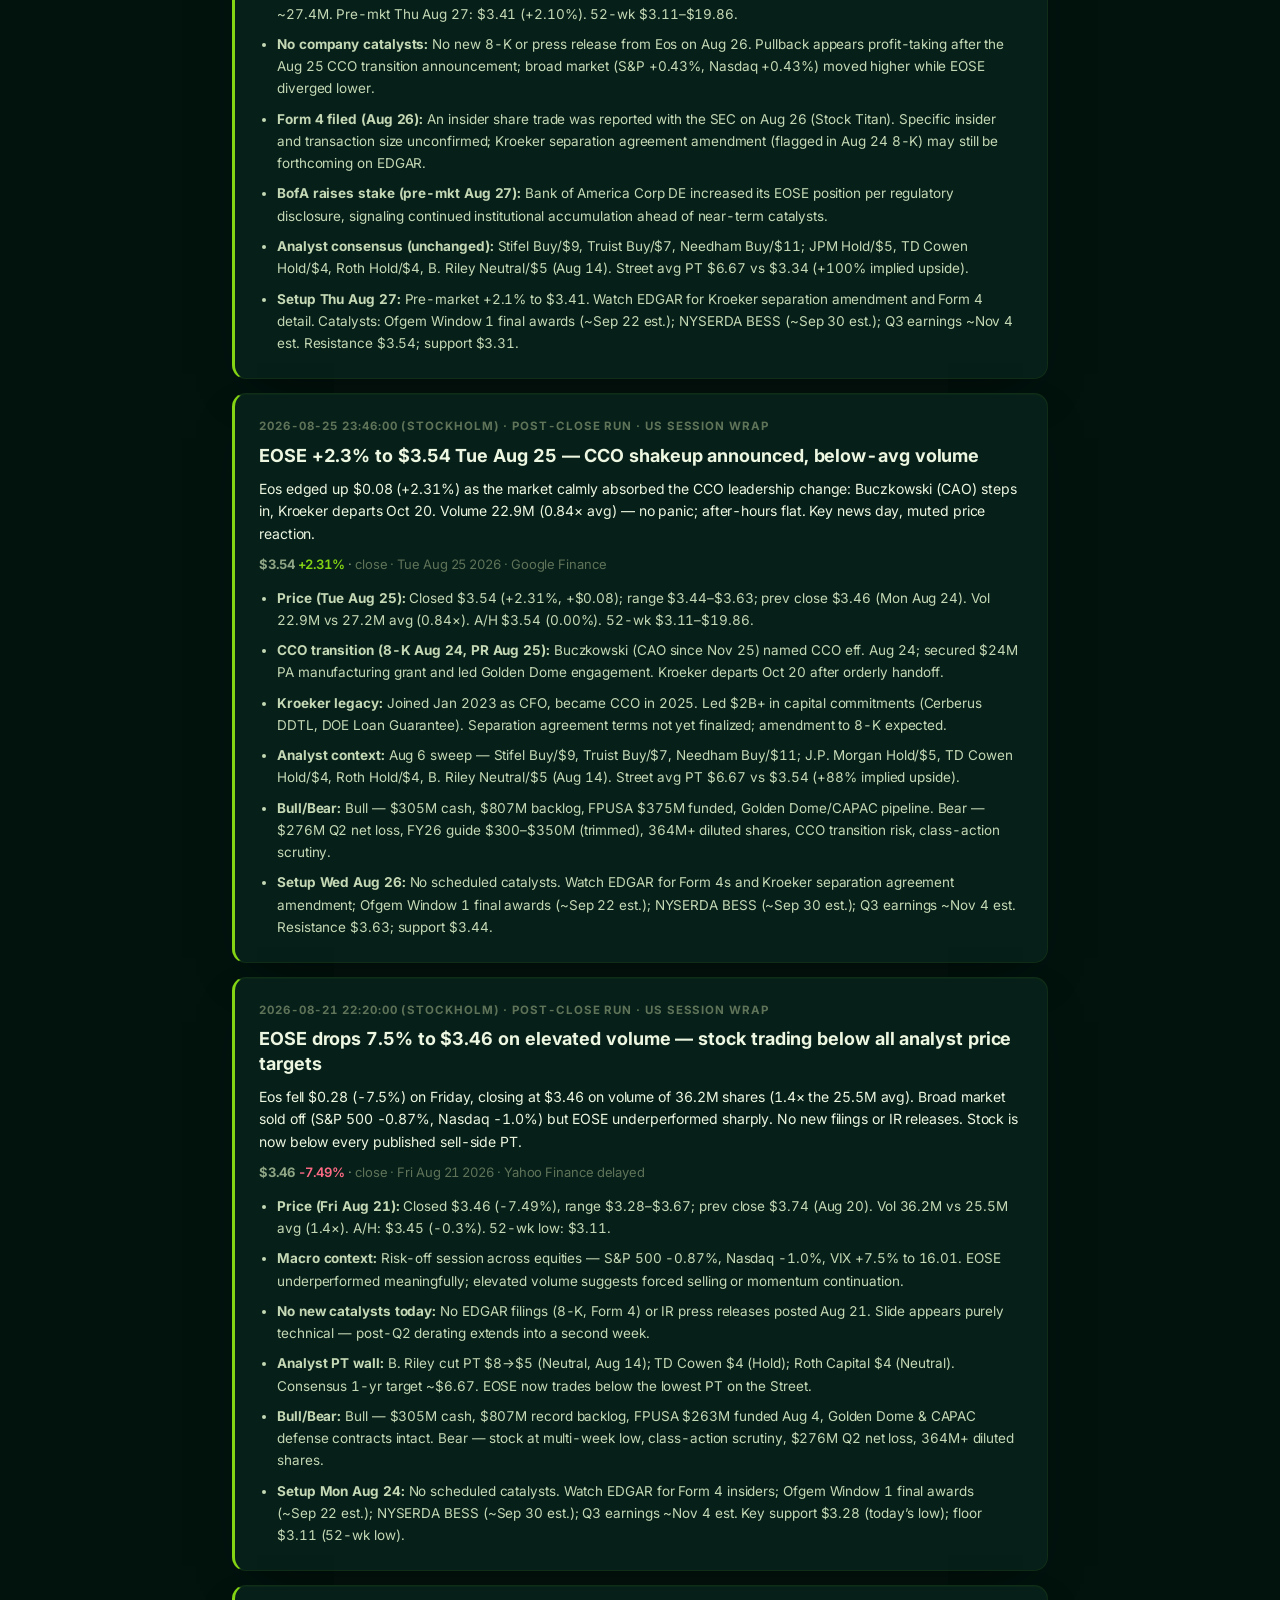
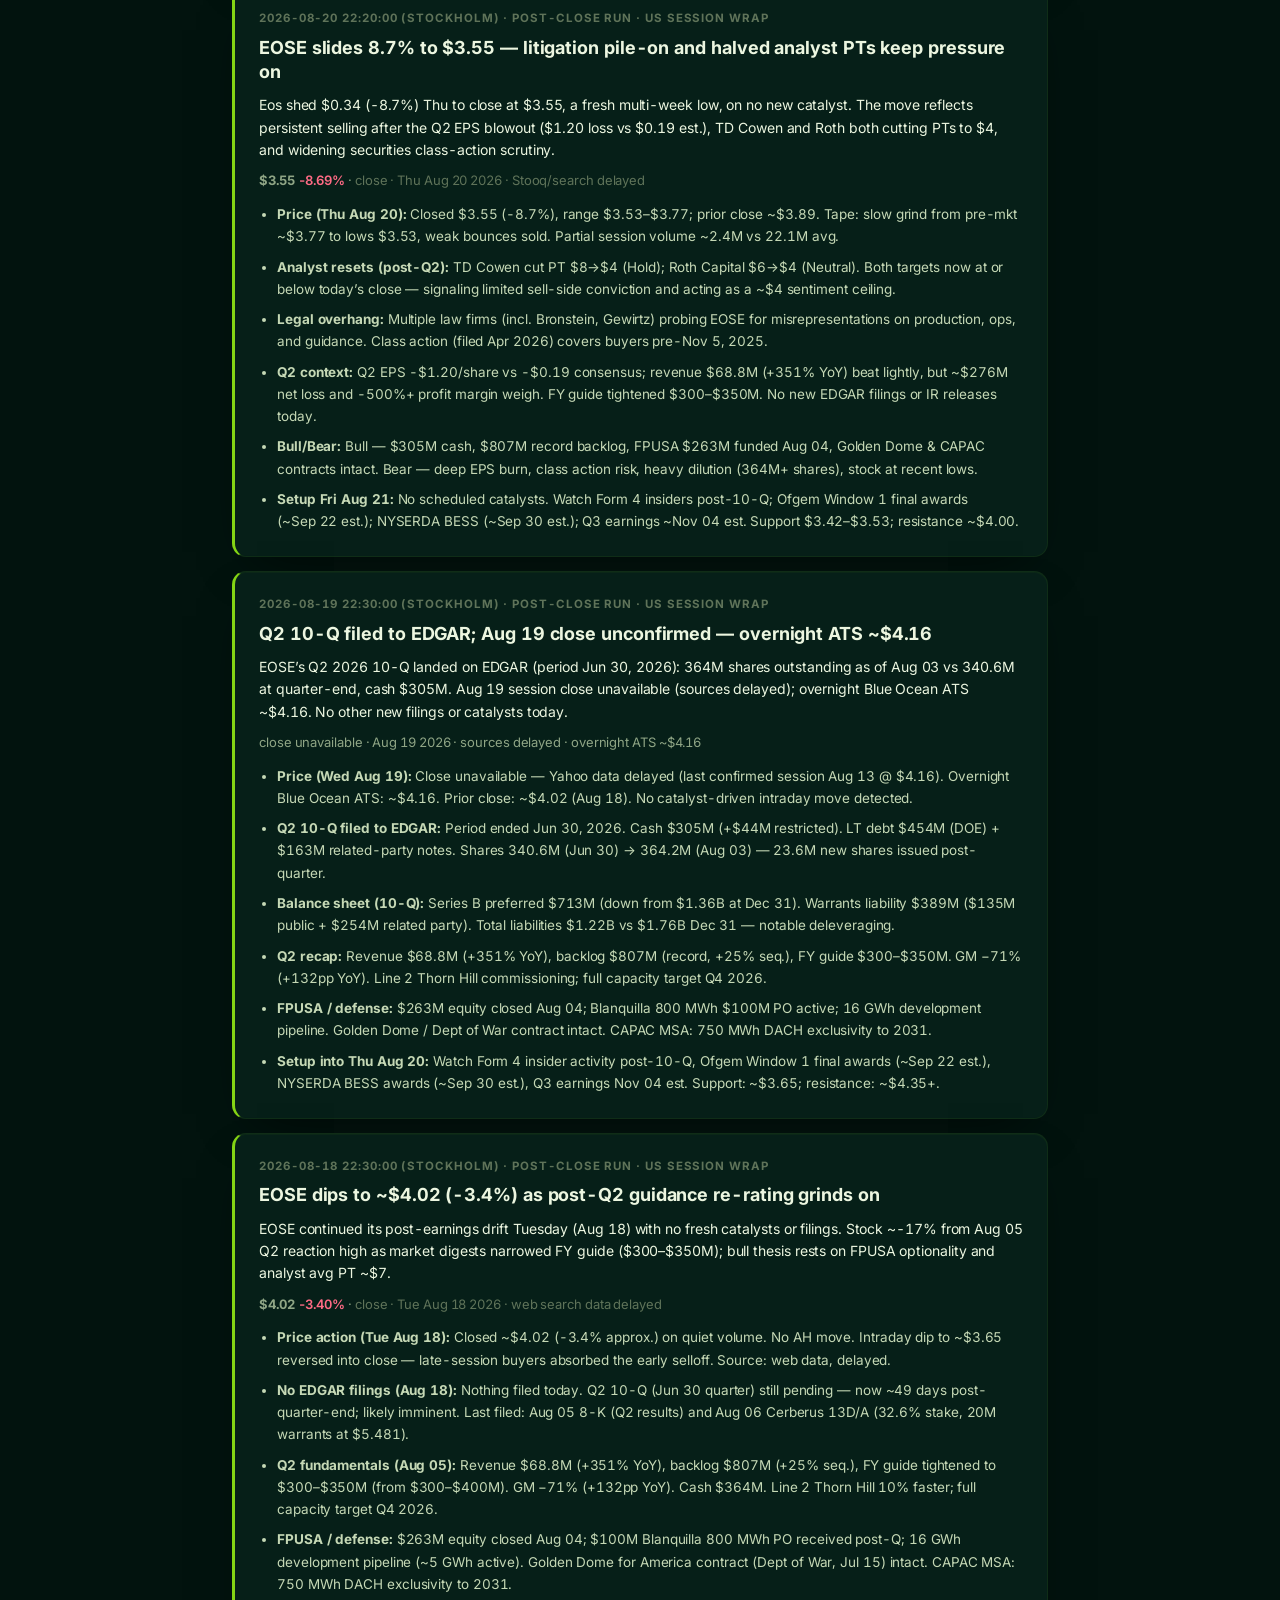
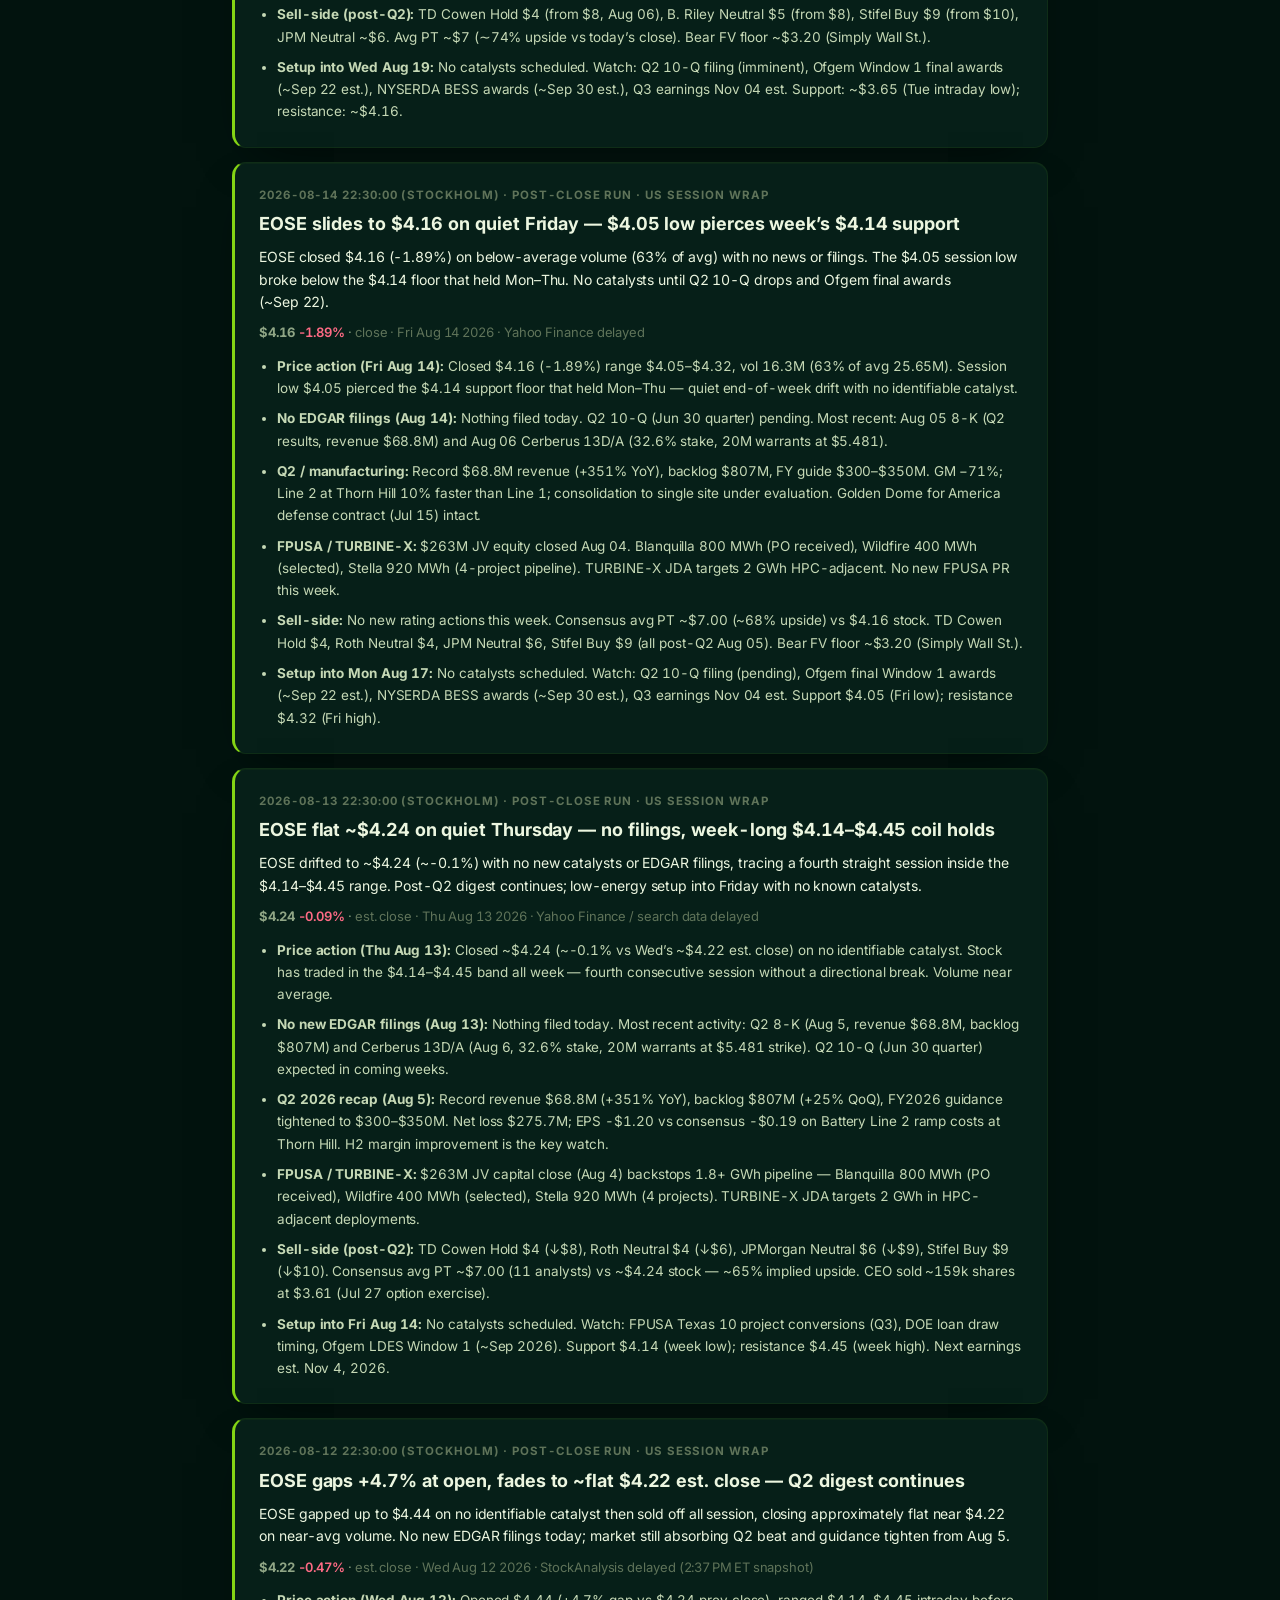
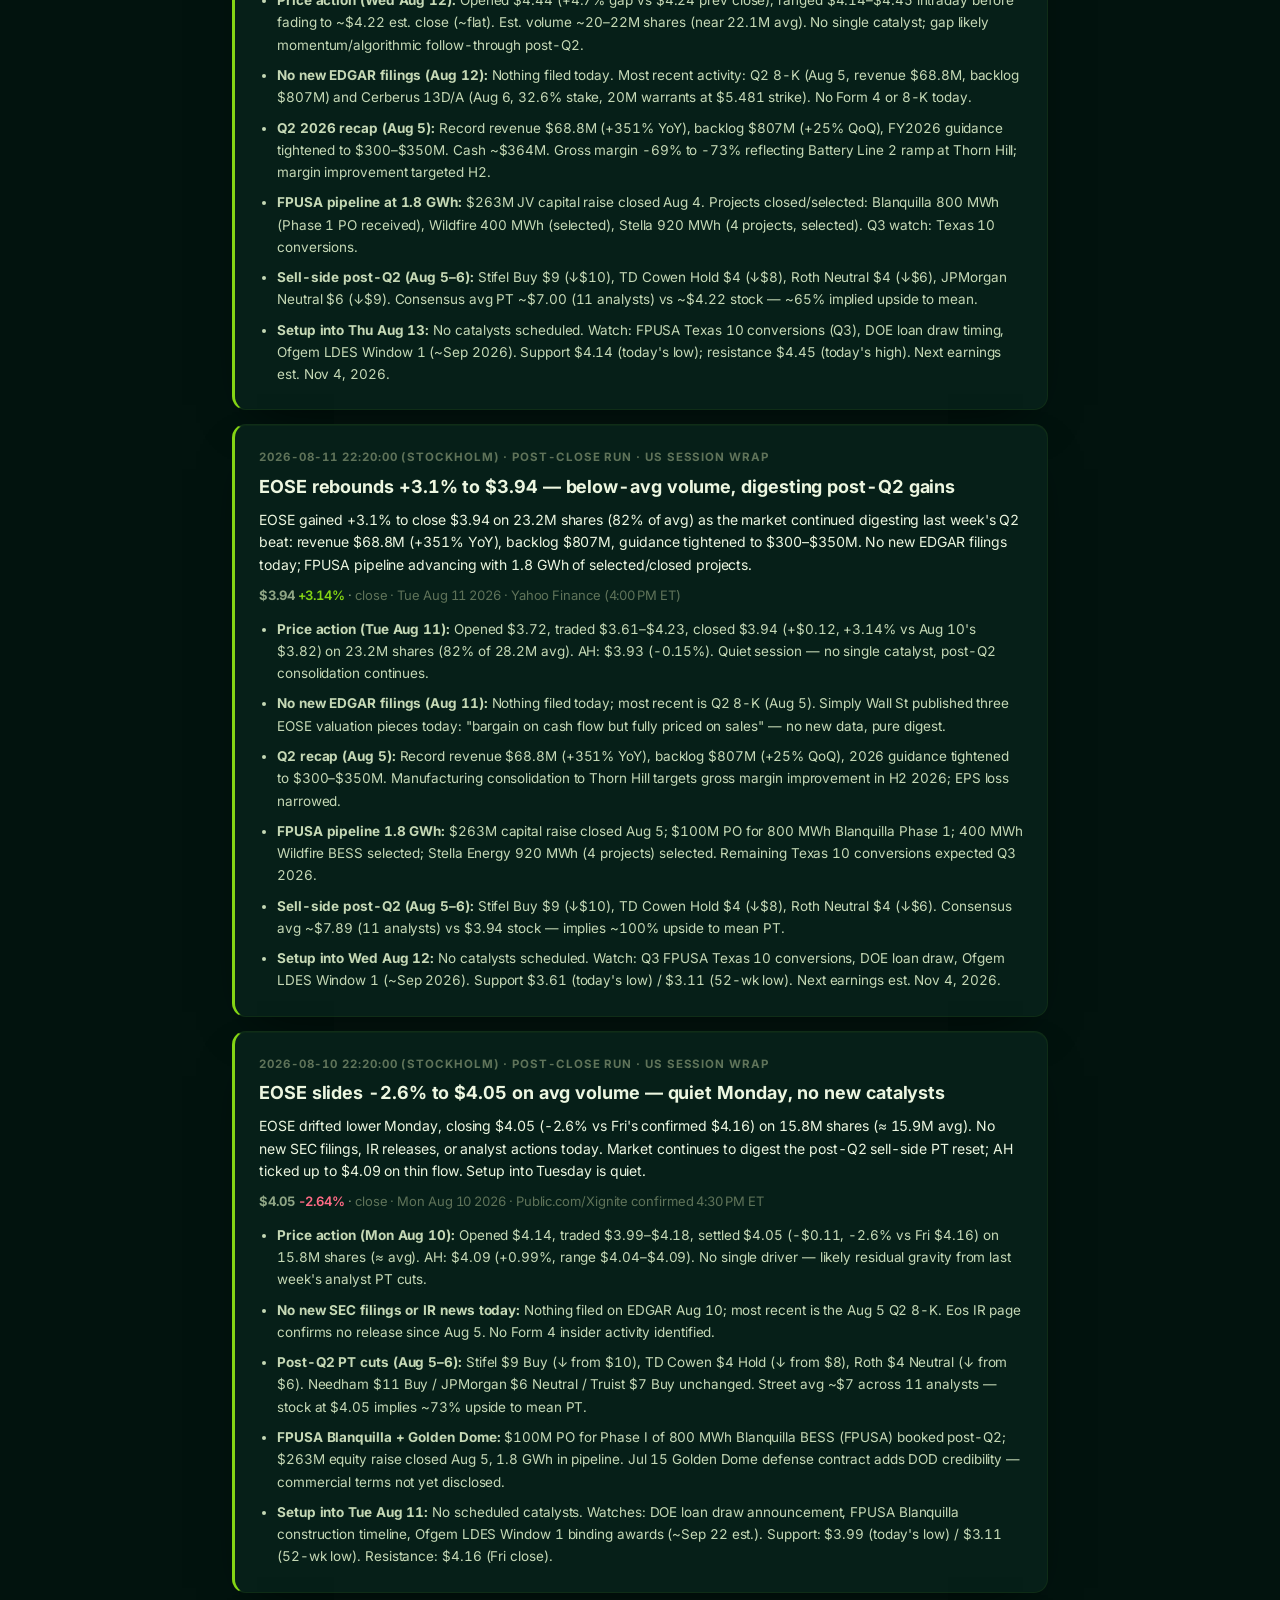
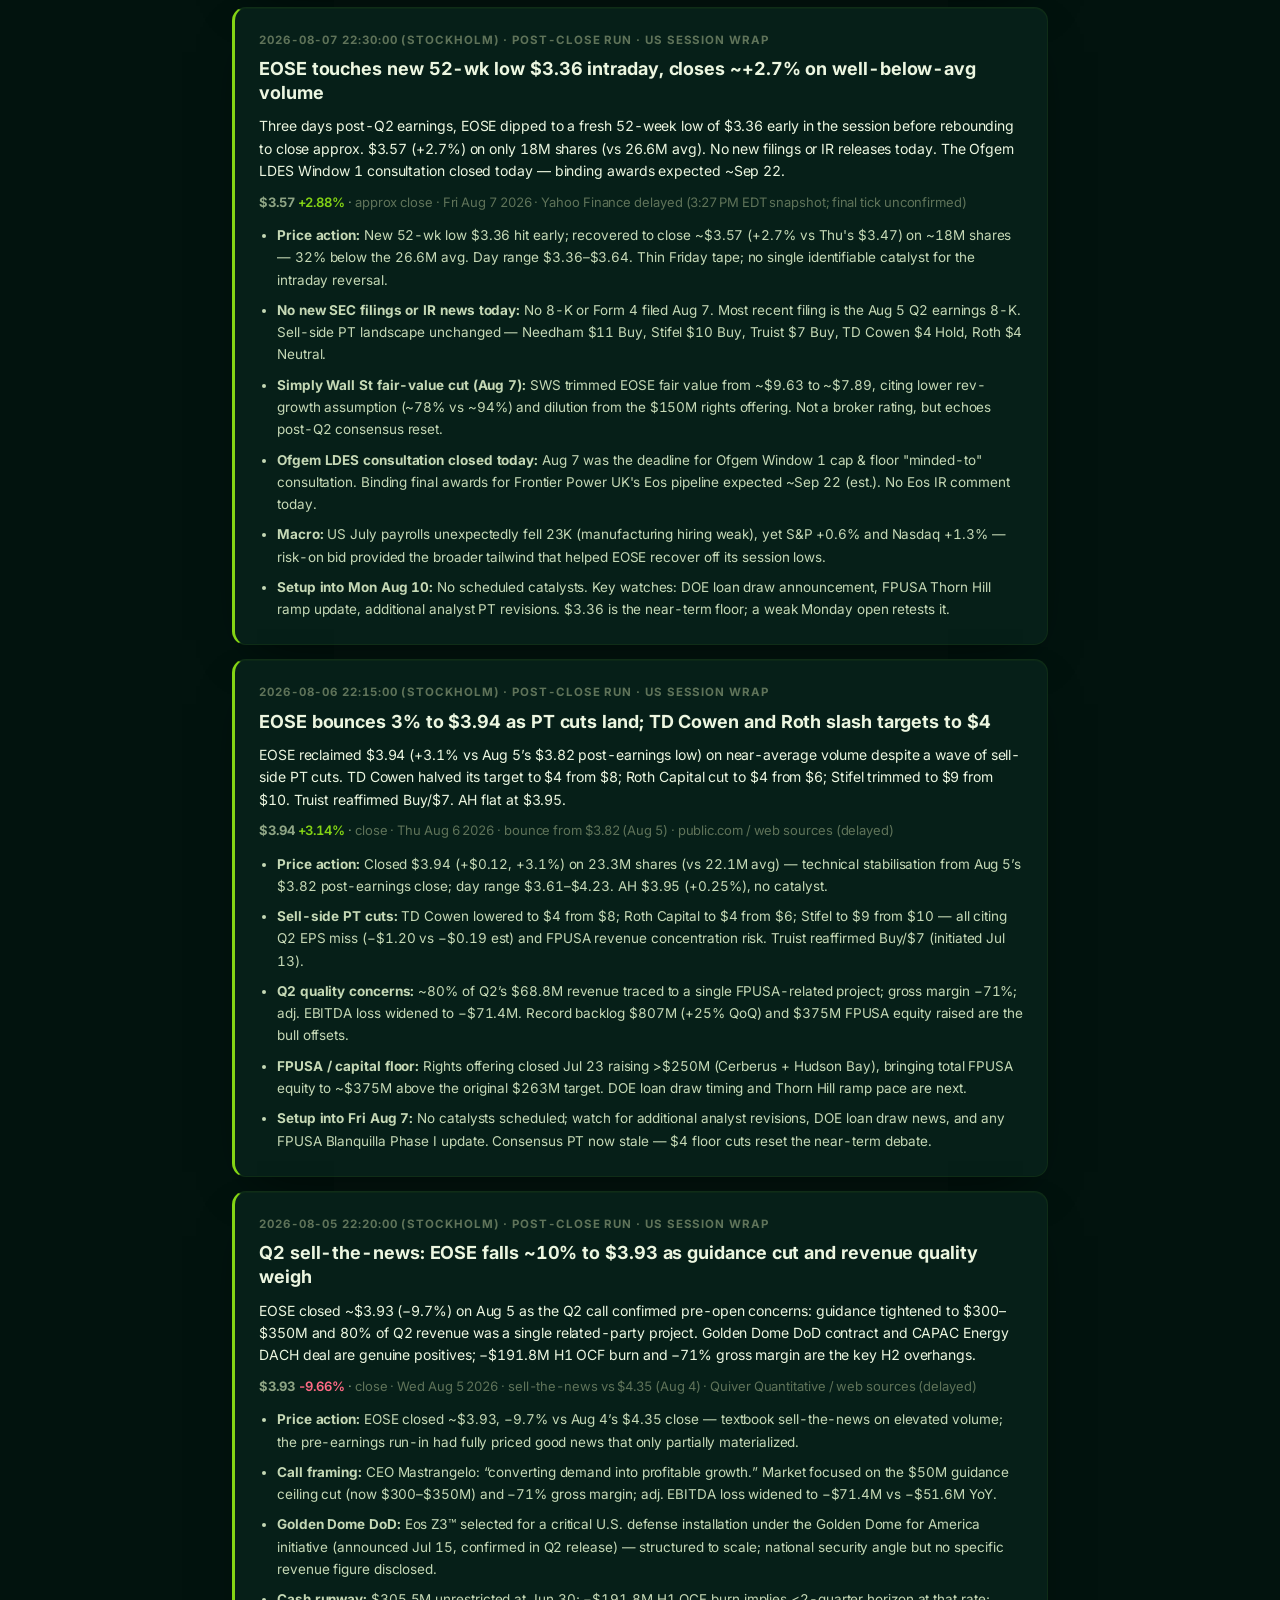
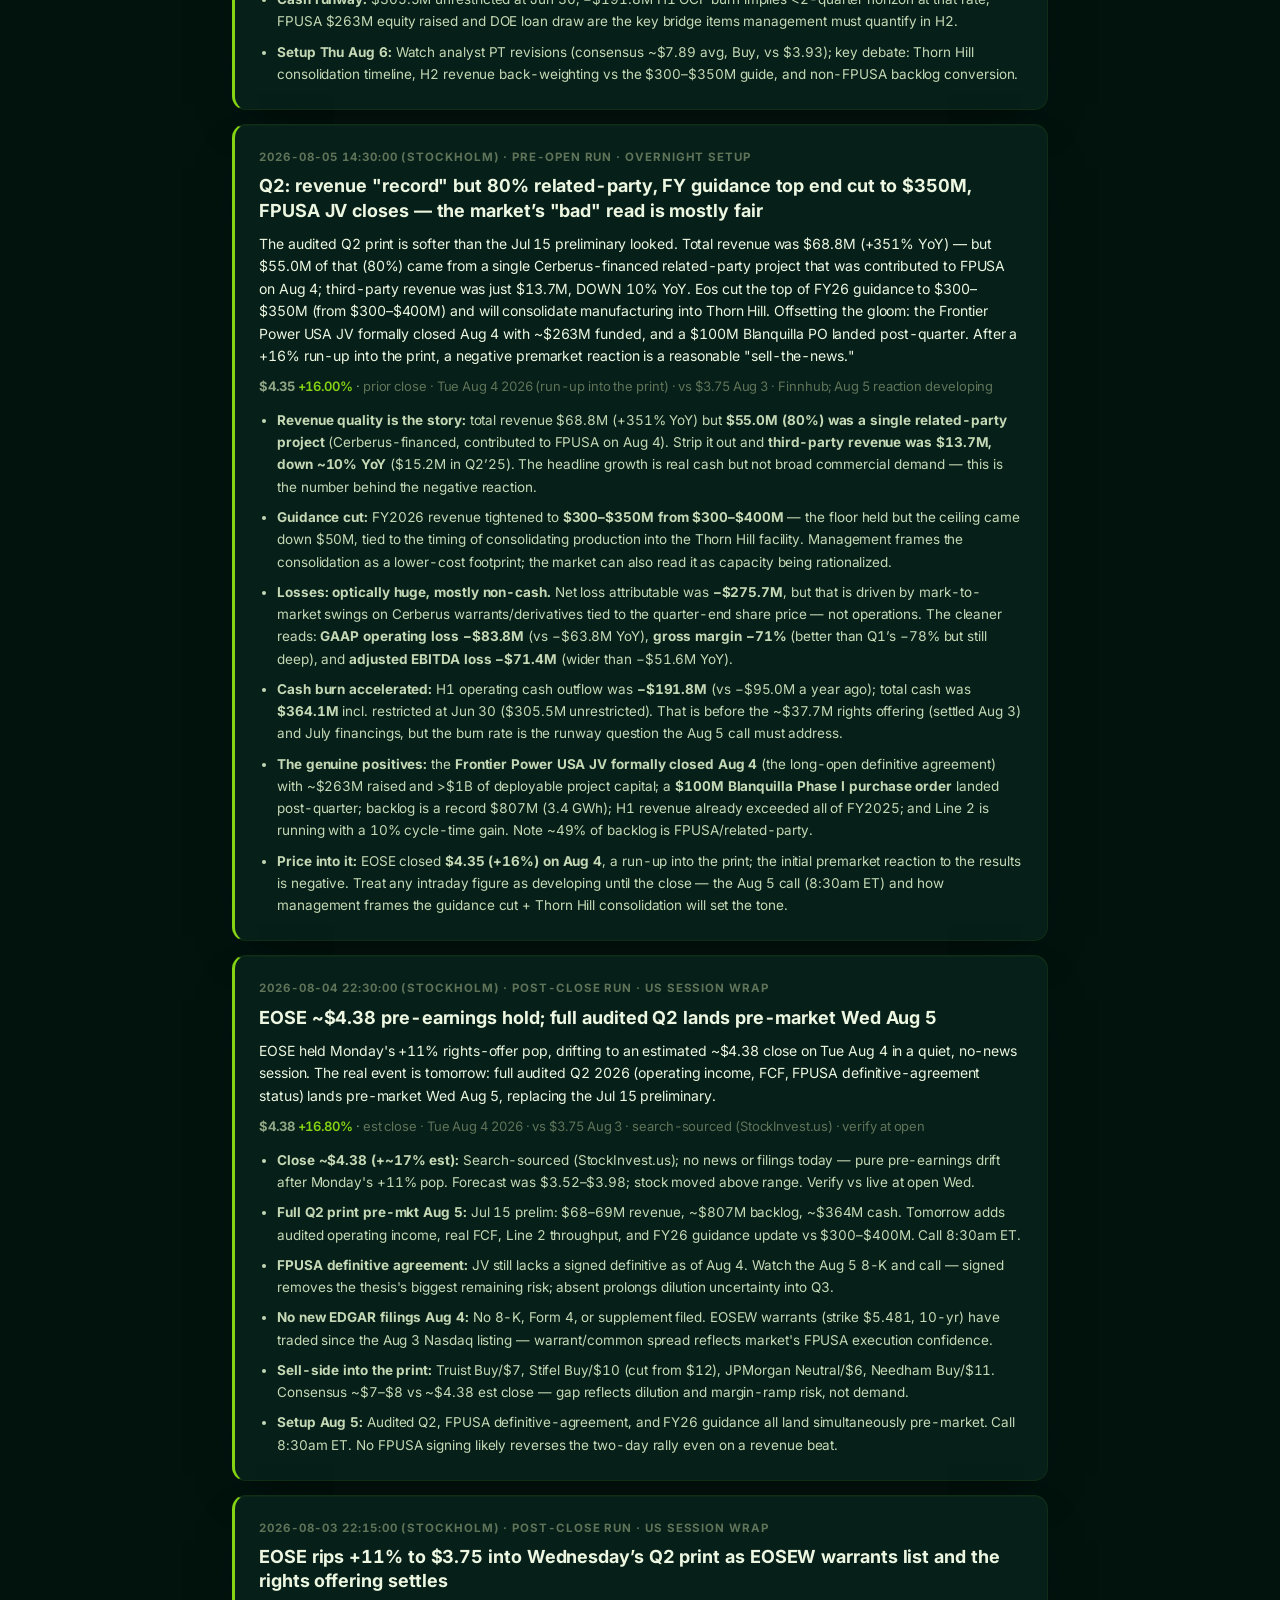
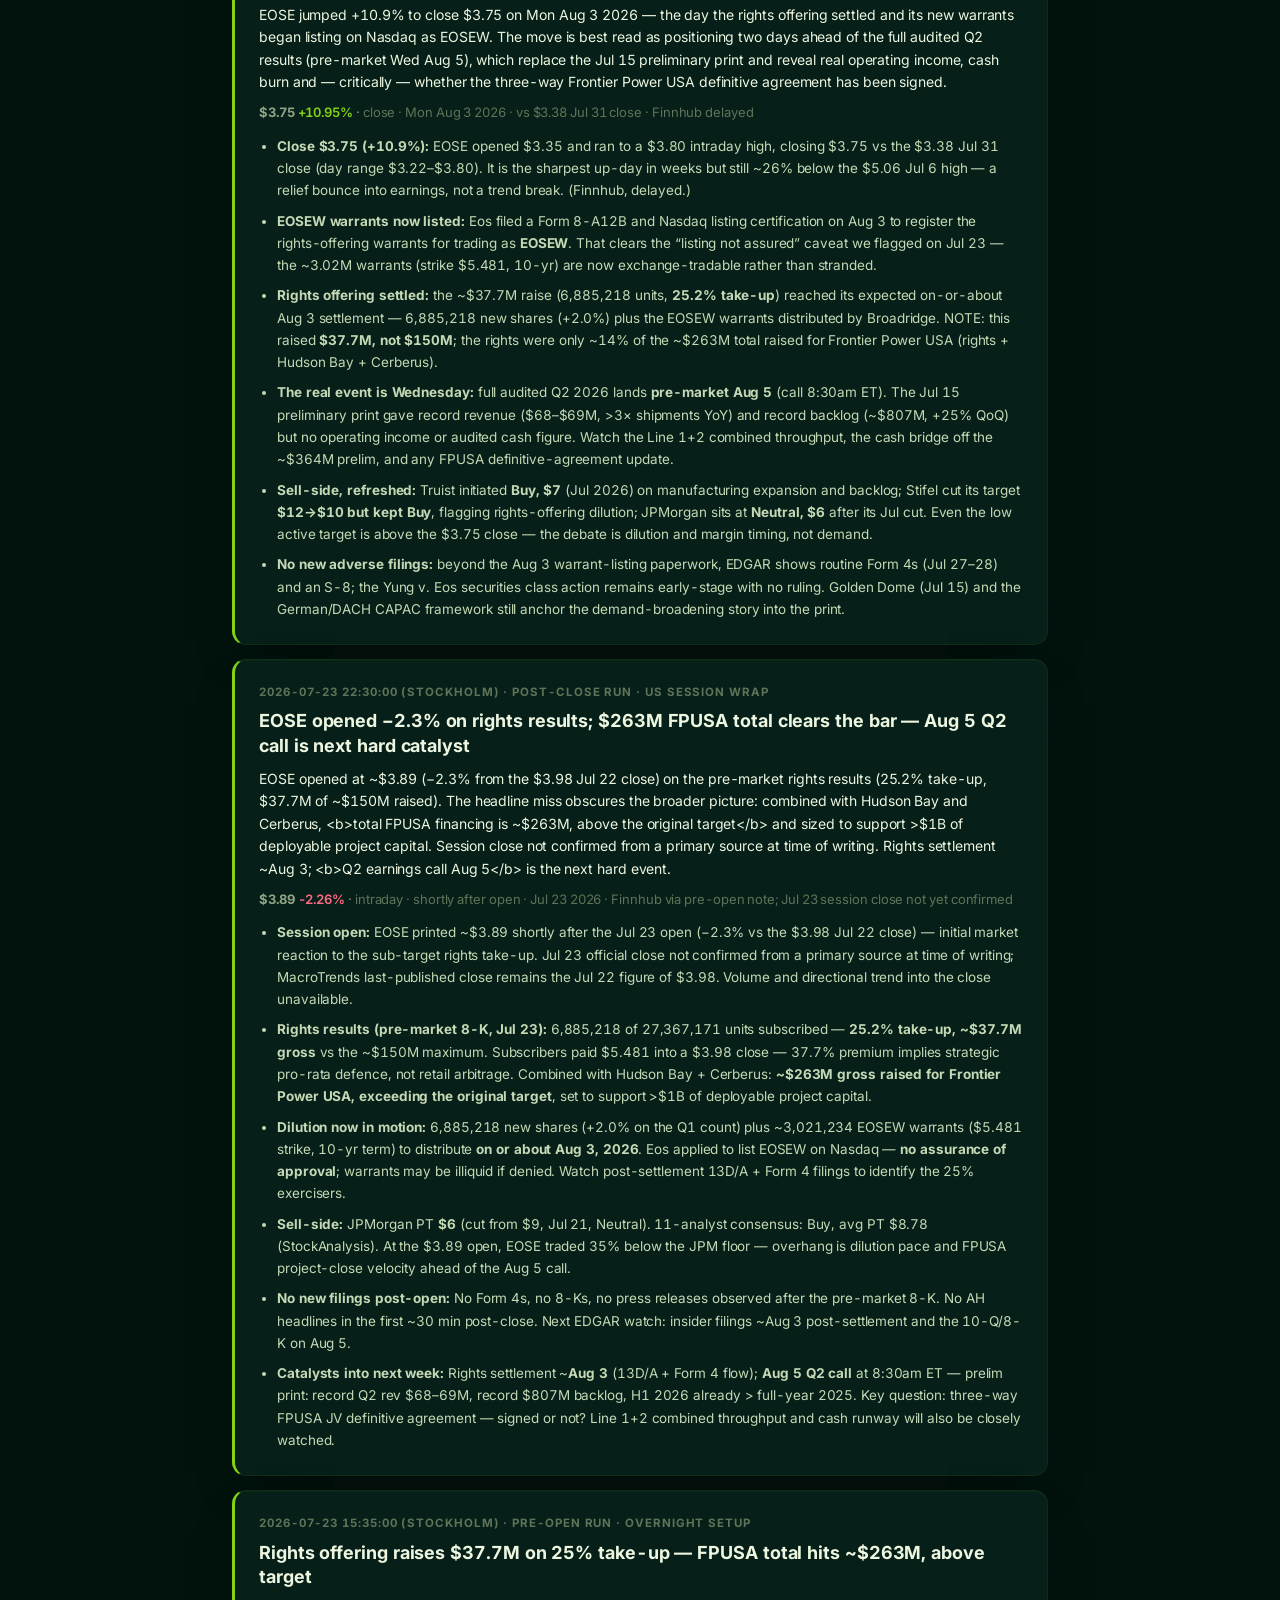
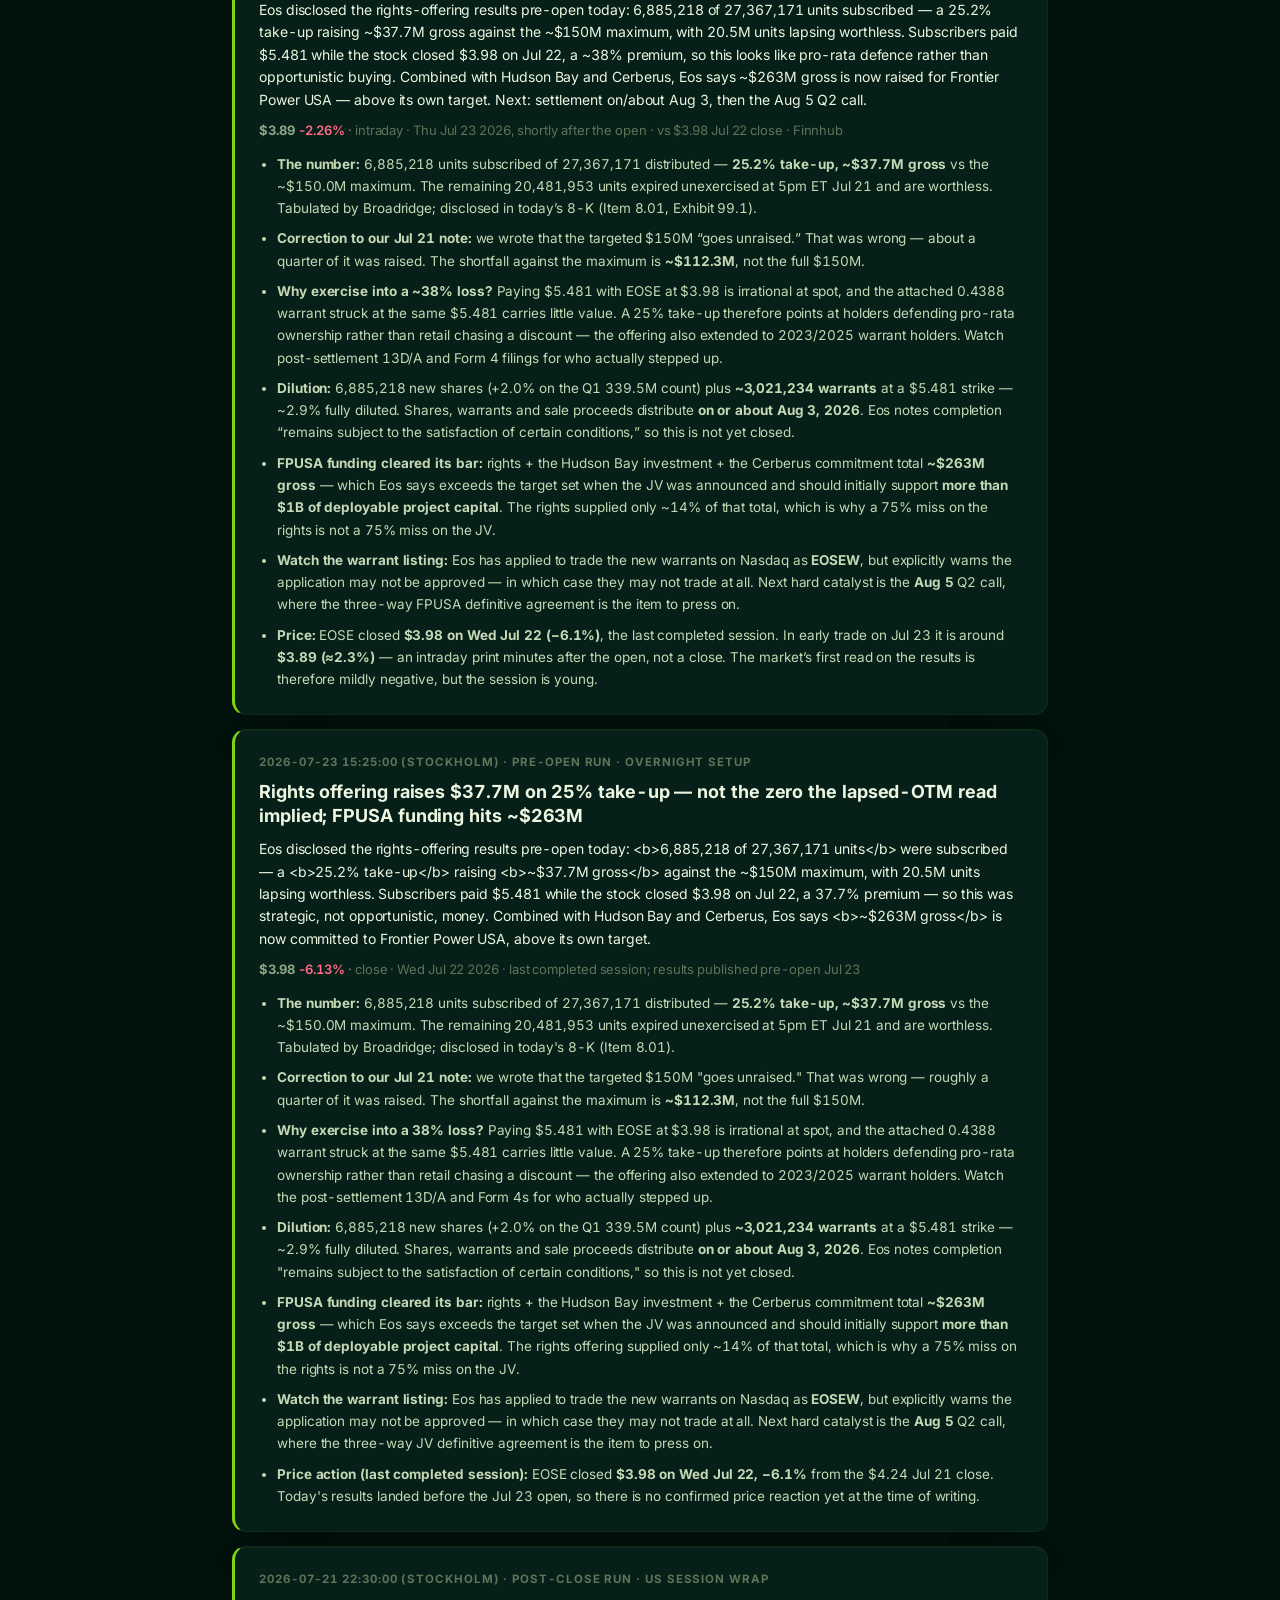
<file: notes.html>
<!doctype html>
<html lang="en" data-theme="dark">
<head>
  <meta charset="utf-8" />
  <meta name="viewport" content="width=device-width, initial-scale=1" />
  <title>EOSE Daily Note Archive — Independent Investor Notes</title>
  <meta name="description" content="Archive of the twice-daily independent Eos Energy (EOSE) investor note: price action, SEC filings, catalysts and rights-offering coverage." />
  <meta name="robots" content="index, follow, max-image-preview:large" />
  <meta name="author" content="spotswoods (independent investor research)" />
  <link rel="canonical" href="https://eosesource.com/notes.html" />
  <meta name="theme-color" content="#02130E" />
  <link rel="icon" type="image/png" href="assets/eose-logo.png" />
  <link rel="alternate" type="application/rss+xml" title="EOSE Daily Investor Note — eosesource.com" href="note-feed.xml" />
  <meta property="og:type" content="website" />
  <meta property="og:title" content="EOSE Daily Note Archive — Independent Investor Notes" />
  <meta property="og:url" content="https://eosesource.com/notes.html" />
  <meta property="og:image" content="https://eosesource.com/assets/og-daily.png" />
  <meta property="article:modified_time" content="2026-09-15T22:30:00+02:00" />
  <meta name="twitter:card" content="summary_large_image" />
  <meta name="twitter:title" content="EOSE Daily Note Archive — Independent Investor Notes" />
  <meta name="twitter:image" content="https://eosesource.com/assets/og-daily.png" />
  <script type="application/ld+json">
{
  "@context": "https://schema.org",
  "@graph": [
    {
      "@type": "Blog",
      "@id": "https://eosesource.com/notes.html#blog",
      "name": "EOSE Daily Investor Note",
      "description": "Twice-daily independent Eos Energy (EOSE) market note: price action, SEC filings, catalysts.",
      "url": "https://eosesource.com/notes.html",
      "inLanguage": "en",
      "dateModified": "2026-09-15T22:30:00+02:00",
      "author": {
        "@type": "Person",
        "name": "spotswoods"
      },
      "blogPost": [
        {
          "@type": "BlogPosting",
          "headline": "EOSE dips 3.3% to $3.82 on quiet Sep 15 tape; Roth lifts PT to $4.50",
          "description": "EOSE closed $3.82 Tue Sep 15, down 3.3% vs Monday's $3.95 close on below-average volume (21.0M vs 26.5M avg). No new SEC filings or press releases today; tape quietly digests the DOE $87M advance (Sep 14) while Roth Capital's Sep 10 PT lift to $4.50 (Neutral) is the freshest sell-side signal.",
          "datePublished": "2026-09-15T22:30:00+02:00",
          "dateModified": "2026-09-15T22:30:00+02:00",
          "url": "https://eosesource.com/notes.html#note-2026-09-15T2230",
          "author": {
            "@type": "Person",
            "name": "spotswoods"
          }
        },
        {
          "@type": "BlogPosting",
          "headline": "EOSE -0.6% to $3.61 on Sep 3 — consolidating Google–MN8 bounce on light volume",
          "description": "EOSE slipped -0.55% to $3.61 on Thu Sep 3 2026, digesting the prior session’s 12.8% Google–MN8 WV deal surge on well-below-average volume (~14.7M vs ~22M avg). No new filings on the day; the Aug 31 S-3ASR registering 56.5M shares for resale remains the key near-term overhang.",
          "datePublished": "2026-09-03T22:20:00+02:00",
          "dateModified": "2026-09-03T22:20:00+02:00",
          "url": "https://eosesource.com/notes.html#note-2026-09-03T2220",
          "author": {
            "@type": "Person",
            "name": "spotswoods"
          }
        },
        {
          "@type": "BlogPosting",
          "headline": "EOSE -1.2% to $3.22 on Sep 1 — S-3ASR shelf live, no new filings",
          "description": "EOSE confirmed $3.22 close on Tue Sep 1 2026 (−1.23%), extending the post-shelf slide on below-average volume; the Aug 31 S-3ASR registering 56.5M shares for resale (Frontier JV warrants + Series B preferred) remains the dominant overhang. No new 8-K or Form 4 detected. Sep 22 Ofgem and Sep 30 NYSERDA awards are the next binary catalysts.",
          "datePublished": "2026-09-01T22:22:00+02:00",
          "dateModified": "2026-09-01T22:22:00+02:00",
          "url": "https://eosesource.com/notes.html#note-2026-09-01T2222",
          "author": {
            "@type": "Person",
            "name": "spotswoods"
          }
        },
        {
          "@type": "BlogPosting",
          "headline": "S-3ASR files 56.5M-share resale shelf — Frontier JV warrant overhang now live",
          "description": "The Aug 31 S-3ASR registers 56.5M shares for resale (Cerberus/Hudson Bay Frontier JV warrants + Series B preferred), cementing a structural dilution overhang one session after Thorn Hill’s surge faded on Fri’s −4.7% to $3.26. Sep 22 Ofgem and Sep 30 NYSERDA are next binary catalysts.",
          "datePublished": "2026-09-01T22:30:00+02:00",
          "dateModified": "2026-09-01T22:30:00+02:00",
          "url": "https://eosesource.com/notes.html#note-2026-09-01T2230",
          "author": {
            "@type": "Person",
            "name": "spotswoods"
          }
        },
        {
          "@type": "BlogPosting",
          "headline": "EOSE +22% to ~$4.08 Thu Aug 27 — Thorn Hill consolidation confirmed",
          "description": "Eos surged ~22% after formally announcing the consolidation of all battery manufacturing at Thorn Hill (Warrendale, PA) — a move telegraphed on the Aug 5 Q2 call and contained within FY2026 guidance of $300–$350 M. Expected 10–15% conversion-cost reduction by 2027.",
          "datePublished": "2026-08-27T22:30:00+02:00",
          "dateModified": "2026-08-27T22:30:00+02:00",
          "url": "https://eosesource.com/notes.html#note-2026-08-27T2230",
          "author": {
            "@type": "Person",
            "name": "spotswoods"
          }
        },
        {
          "@type": "BlogPosting",
          "headline": "EOSE -5.6% to $3.34 Wed Aug 26 — CCO rally fades, insider Form 4 filed",
          "description": "Eos gave back its post-CCO announcement gains, dropping 5.6% on no fresh catalysts while the S&P gained 0.4%. A Form 4 insider filing hit EDGAR on Aug 26. Pre-market Thu recovers 2.1% to $3.41 on BofA stake build.",
          "datePublished": "2026-08-27T12:36:00+02:00",
          "dateModified": "2026-08-27T12:36:00+02:00",
          "url": "https://eosesource.com/notes.html#note-2026-08-27T1236",
          "author": {
            "@type": "Person",
            "name": "spotswoods"
          }
        },
        {
          "@type": "BlogPosting",
          "headline": "EOSE +2.3% to $3.54 Tue Aug 25 — CCO shakeup announced, below-avg volume",
          "description": "Eos edged up $0.08 (+2.31%) as the market calmly absorbed the CCO leadership change: Buczkowski (CAO) steps in, Kroeker departs Oct 20. Volume 22.9M (0.84× avg) — no panic; after-hours flat. Key news day, muted price reaction.",
          "datePublished": "2026-08-25T23:46:00+02:00",
          "dateModified": "2026-08-25T23:46:00+02:00",
          "url": "https://eosesource.com/notes.html#note-2026-08-25T2346",
          "author": {
            "@type": "Person",
            "name": "spotswoods"
          }
        },
        {
          "@type": "BlogPosting",
          "headline": "EOSE drops 7.5% to $3.46 on elevated volume — stock trading below all analyst price targets",
          "description": "Eos fell $0.28 (-7.5%) on Friday, closing at $3.46 on volume of 36.2M shares (1.4× the 25.5M avg). Broad market sold off (S&P 500 -0.87%, Nasdaq -1.0%) but EOSE underperformed sharply. No new filings or IR releases. Stock is now below every published sell-side PT.",
          "datePublished": "2026-08-21T22:20:00+02:00",
          "dateModified": "2026-08-21T22:20:00+02:00",
          "url": "https://eosesource.com/notes.html#note-2026-08-21T2220",
          "author": {
            "@type": "Person",
            "name": "spotswoods"
          }
        },
        {
          "@type": "BlogPosting",
          "headline": "EOSE slides 8.7% to $3.55 — litigation pile-on and halved analyst PTs keep pressure on",
          "description": "Eos shed $0.34 (-8.7%) Thu to close at $3.55, a fresh multi-week low, on no new catalyst. The move reflects persistent selling after the Q2 EPS blowout ($1.20 loss vs $0.19 est.), TD Cowen and Roth both cutting PTs to $4, and widening securities class-action scrutiny.",
          "datePublished": "2026-08-20T22:20:00+02:00",
          "dateModified": "2026-08-20T22:20:00+02:00",
          "url": "https://eosesource.com/notes.html#note-2026-08-20T2220",
          "author": {
            "@type": "Person",
            "name": "spotswoods"
          }
        },
        {
          "@type": "BlogPosting",
          "headline": "Q2 10-Q filed to EDGAR; Aug 19 close unconfirmed — overnight ATS ~$4.16",
          "description": "EOSE’s Q2 2026 10-Q landed on EDGAR (period Jun 30, 2026): 364M shares outstanding as of Aug 03 vs 340.6M at quarter-end, cash $305M. Aug 19 session close unavailable (sources delayed); overnight Blue Ocean ATS ~$4.16. No other new filings or catalysts today.",
          "datePublished": "2026-08-19T22:30:00+02:00",
          "dateModified": "2026-08-19T22:30:00+02:00",
          "url": "https://eosesource.com/notes.html#note-2026-08-19T2230",
          "author": {
            "@type": "Person",
            "name": "spotswoods"
          }
        },
        {
          "@type": "BlogPosting",
          "headline": "EOSE dips to ~$4.02 (-3.4%) as post-Q2 guidance re-rating grinds on",
          "description": "EOSE continued its post-earnings drift Tuesday (Aug 18) with no fresh catalysts or filings. Stock ~-17% from Aug 05 Q2 reaction high as market digests narrowed FY guide ($300–$350M); bull thesis rests on FPUSA optionality and analyst avg PT ~$7.",
          "datePublished": "2026-08-18T22:30:00+02:00",
          "dateModified": "2026-08-18T22:30:00+02:00",
          "url": "https://eosesource.com/notes.html#note-2026-08-18T2230",
          "author": {
            "@type": "Person",
            "name": "spotswoods"
          }
        },
        {
          "@type": "BlogPosting",
          "headline": "EOSE slides to $4.16 on quiet Friday — $4.05 low pierces week’s $4.14 support",
          "description": "EOSE closed $4.16 (-1.89%) on below-average volume (63% of avg) with no news or filings. The $4.05 session low broke below the $4.14 floor that held Mon–Thu. No catalysts until Q2 10-Q drops and Ofgem final awards (~Sep 22).",
          "datePublished": "2026-08-14T22:30:00+02:00",
          "dateModified": "2026-08-14T22:30:00+02:00",
          "url": "https://eosesource.com/notes.html#note-2026-08-14T2230",
          "author": {
            "@type": "Person",
            "name": "spotswoods"
          }
        },
        {
          "@type": "BlogPosting",
          "headline": "EOSE flat ~$4.24 on quiet Thursday — no filings, week-long $4.14–$4.45 coil holds",
          "description": "EOSE drifted to ~$4.24 (~-0.1%) with no new catalysts or EDGAR filings, tracing a fourth straight session inside the $4.14–$4.45 range. Post-Q2 digest continues; low-energy setup into Friday with no known catalysts.",
          "datePublished": "2026-08-13T22:30:00+02:00",
          "dateModified": "2026-08-13T22:30:00+02:00",
          "url": "https://eosesource.com/notes.html#note-2026-08-13T2230",
          "author": {
            "@type": "Person",
            "name": "spotswoods"
          }
        },
        {
          "@type": "BlogPosting",
          "headline": "EOSE gaps +4.7% at open, fades to ~flat $4.22 est. close — Q2 digest continues",
          "description": "EOSE gapped up to $4.44 on no identifiable catalyst then sold off all session, closing approximately flat near $4.22 on near-avg volume. No new EDGAR filings today; market still absorbing Q2 beat and guidance tighten from Aug 5.",
          "datePublished": "2026-08-12T22:30:00+02:00",
          "dateModified": "2026-08-12T22:30:00+02:00",
          "url": "https://eosesource.com/notes.html#note-2026-08-12T2230",
          "author": {
            "@type": "Person",
            "name": "spotswoods"
          }
        },
        {
          "@type": "BlogPosting",
          "headline": "EOSE rebounds +3.1% to $3.94 — below-avg volume, digesting post-Q2 gains",
          "description": "EOSE gained +3.1% to close $3.94 on 23.2M shares (82% of avg) as the market continued digesting last week's Q2 beat: revenue $68.8M (+351% YoY), backlog $807M, guidance tightened to $300–$350M. No new EDGAR filings today; FPUSA pipeline advancing with 1.8 GWh of selected/closed projects.",
          "datePublished": "2026-08-11T22:20:00+02:00",
          "dateModified": "2026-08-11T22:20:00+02:00",
          "url": "https://eosesource.com/notes.html#note-2026-08-11T2220",
          "author": {
            "@type": "Person",
            "name": "spotswoods"
          }
        },
        {
          "@type": "BlogPosting",
          "headline": "EOSE slides -2.6% to $4.05 on avg volume — quiet Monday, no new catalysts",
          "description": "EOSE drifted lower Monday, closing $4.05 (-2.6% vs Fri's confirmed $4.16) on 15.8M shares (≈ 15.9M avg). No new SEC filings, IR releases, or analyst actions today. Market continues to digest the post-Q2 sell-side PT reset; AH ticked up to $4.09 on thin flow. Setup into Tuesday is quiet.",
          "datePublished": "2026-08-10T22:20:00+02:00",
          "dateModified": "2026-08-10T22:20:00+02:00",
          "url": "https://eosesource.com/notes.html#note-2026-08-10T2220",
          "author": {
            "@type": "Person",
            "name": "spotswoods"
          }
        },
        {
          "@type": "BlogPosting",
          "headline": "EOSE touches new 52-wk low $3.36 intraday, closes ~+2.7% on well-below-avg volume",
          "description": "Three days post-Q2 earnings, EOSE dipped to a fresh 52-week low of $3.36 early in the session before rebounding to close approx. $3.57 (+2.7%) on only 18M shares (vs 26.6M avg). No new filings or IR releases today. The Ofgem LDES Window 1 consultation closed today — binding awards expected ~Sep 22.",
          "datePublished": "2026-08-07T22:30:00+02:00",
          "dateModified": "2026-08-07T22:30:00+02:00",
          "url": "https://eosesource.com/notes.html#note-2026-08-07T2230",
          "author": {
            "@type": "Person",
            "name": "spotswoods"
          }
        },
        {
          "@type": "BlogPosting",
          "headline": "EOSE bounces 3% to $3.94 as PT cuts land; TD Cowen and Roth slash targets to $4",
          "description": "EOSE reclaimed $3.94 (+3.1% vs Aug 5’s $3.82 post-earnings low) on near-average volume despite a wave of sell-side PT cuts. TD Cowen halved its target to $4 from $8; Roth Capital cut to $4 from $6; Stifel trimmed to $9 from $10. Truist reaffirmed Buy/$7. AH flat at $3.95.",
          "datePublished": "2026-08-06T22:15:00+02:00",
          "dateModified": "2026-08-06T22:15:00+02:00",
          "url": "https://eosesource.com/notes.html#note-2026-08-06T2215",
          "author": {
            "@type": "Person",
            "name": "spotswoods"
          }
        },
        {
          "@type": "BlogPosting",
          "headline": "Q2 sell-the-news: EOSE falls ~10% to $3.93 as guidance cut and revenue quality weigh",
          "description": "EOSE closed ~$3.93 (−9.7%) on Aug 5 as the Q2 call confirmed pre-open concerns: guidance tightened to $300–$350M and 80% of Q2 revenue was a single related-party project. Golden Dome DoD contract and CAPAC Energy DACH deal are genuine positives; −$191.8M H1 OCF burn and −71% gross margin are the key H2 overhangs.",
          "datePublished": "2026-08-05T22:20:00+02:00",
          "dateModified": "2026-08-05T22:20:00+02:00",
          "url": "https://eosesource.com/notes.html#note-2026-08-05T2220",
          "author": {
            "@type": "Person",
            "name": "spotswoods"
          }
        },
        {
          "@type": "BlogPosting",
          "headline": "Q2: revenue \"record\" but 80% related-party, FY guidance top end cut to $350M, FPUSA JV closes — the market’s \"bad\" read is mostly fair",
          "description": "The audited Q2 print is softer than the Jul 15 preliminary looked. Total revenue was $68.8M (+351% YoY) — but $55.0M of that (80%) came from a single Cerberus-financed related-party project that was contributed to FPUSA on Aug 4; third-party revenue was just $13.7M, DOWN 10% YoY. Eos cut the top of FY26 guidance to $300–$350M (from $300–$400M) and will consolidate manufacturing into Thorn Hill. Offsetting the gloom: the Frontier Power USA JV formally closed Aug 4 with ~$263M funded, and a $100M Blanquilla PO landed post-quarter. After a +16% run-up into the print, a negative premarket reaction is a reasonable \"sell-the-news.\"",
          "datePublished": "2026-08-05T14:30:00+02:00",
          "dateModified": "2026-08-05T14:30:00+02:00",
          "url": "https://eosesource.com/notes.html#note-2026-08-05T1430",
          "author": {
            "@type": "Person",
            "name": "spotswoods"
          }
        },
        {
          "@type": "BlogPosting",
          "headline": "EOSE ~$4.38 pre-earnings hold; full audited Q2 lands pre-market Wed Aug 5",
          "description": "EOSE held Monday's +11% rights-offer pop, drifting to an estimated ~$4.38 close on Tue Aug 4 in a quiet, no-news session. The real event is tomorrow: full audited Q2 2026 (operating income, FCF, FPUSA definitive-agreement status) lands pre-market Wed Aug 5, replacing the Jul 15 preliminary.",
          "datePublished": "2026-08-04T22:30:00+02:00",
          "dateModified": "2026-08-04T22:30:00+02:00",
          "url": "https://eosesource.com/notes.html#note-2026-08-04T2230",
          "author": {
            "@type": "Person",
            "name": "spotswoods"
          }
        },
        {
          "@type": "BlogPosting",
          "headline": "EOSE rips +11% to $3.75 into Wednesday’s Q2 print as EOSEW warrants list and the rights offering settles",
          "description": "EOSE jumped +10.9% to close $3.75 on Mon Aug 3 2026 — the day the rights offering settled and its new warrants began listing on Nasdaq as EOSEW. The move is best read as positioning two days ahead of the full audited Q2 results (pre-market Wed Aug 5), which replace the Jul 15 preliminary print and reveal real operating income, cash burn and — critically — whether the three-way Frontier Power USA definitive agreement has been signed.",
          "datePublished": "2026-08-03T22:15:00+02:00",
          "dateModified": "2026-08-03T22:15:00+02:00",
          "url": "https://eosesource.com/notes.html#note-2026-08-03T2215",
          "author": {
            "@type": "Person",
            "name": "spotswoods"
          }
        },
        {
          "@type": "BlogPosting",
          "headline": "EOSE opened −2.3% on rights results; $263M FPUSA total clears the bar — Aug 5 Q2 call is next hard catalyst",
          "description": "EOSE opened at ~$3.89 (−2.3% from the $3.98 Jul 22 close) on the pre-market rights results (25.2% take-up, $37.7M of ~$150M raised). The headline miss obscures the broader picture: combined with Hudson Bay and Cerberus, <b>total FPUSA financing is ~$263M, above the original target</b> and sized to support >$1B of deployable project capital. Session close not confirmed from a primary source at time of writing. Rights settlement ~Aug 3; <b>Q2 earnings call Aug 5</b> is the next hard event.",
          "datePublished": "2026-07-23T22:30:00+02:00",
          "dateModified": "2026-07-23T22:30:00+02:00",
          "url": "https://eosesource.com/notes.html#note-2026-07-23T2230",
          "author": {
            "@type": "Person",
            "name": "spotswoods"
          }
        },
        {
          "@type": "BlogPosting",
          "headline": "Rights offering raises $37.7M on 25% take-up — FPUSA total hits ~$263M, above target",
          "description": "Eos disclosed the rights-offering results pre-open today: 6,885,218 of 27,367,171 units subscribed — a 25.2% take-up raising ~$37.7M gross against the ~$150M maximum, with 20.5M units lapsing worthless. Subscribers paid $5.481 while the stock closed $3.98 on Jul 22, a ~38% premium, so this looks like pro-rata defence rather than opportunistic buying. Combined with Hudson Bay and Cerberus, Eos says ~$263M gross is now raised for Frontier Power USA — above its own target. Next: settlement on/about Aug 3, then the Aug 5 Q2 call.",
          "datePublished": "2026-07-23T15:35:00+02:00",
          "dateModified": "2026-07-23T15:35:00+02:00",
          "url": "https://eosesource.com/notes.html#note-2026-07-23T1535",
          "author": {
            "@type": "Person",
            "name": "spotswoods"
          }
        },
        {
          "@type": "BlogPosting",
          "headline": "Rights offering raises $37.7M on 25% take-up — not the zero the lapsed-OTM read implied; FPUSA funding hits ~$263M",
          "description": "Eos disclosed the rights-offering results pre-open today: <b>6,885,218 of 27,367,171 units</b> were subscribed — a <b>25.2% take-up</b> raising <b>~$37.7M gross</b> against the ~$150M maximum, with 20.5M units lapsing worthless. Subscribers paid $5.481 while the stock closed $3.98 on Jul 22, a 37.7% premium — so this was strategic, not opportunistic, money. Combined with Hudson Bay and Cerberus, Eos says <b>~$263M gross</b> is now committed to Frontier Power USA, above its own target.",
          "datePublished": "2026-07-23T15:25:00+02:00",
          "dateModified": "2026-07-23T15:25:00+02:00",
          "url": "https://eosesource.com/notes.html#note-2026-07-23T1525",
          "author": {
            "@type": "Person",
            "name": "spotswoods"
          }
        }
      ]
    },
    {
      "@type": "BreadcrumbList",
      "itemListElement": [
        {
          "@type": "ListItem",
          "position": 1,
          "name": "EOSE Investor Dashboard",
          "item": "https://eosesource.com/"
        },
        {
          "@type": "ListItem",
          "position": 2,
          "name": "Daily Note Archive",
          "item": "https://eosesource.com/notes.html"
        }
      ]
    }
  ]
}
  </script>
  <link rel="preconnect" href="https://fonts.googleapis.com" />
  <link rel="preconnect" href="https://fonts.gstatic.com" crossorigin />
  <link rel="stylesheet" href="https://fonts.googleapis.com/css2?family=Inter:wght@400;500;600;700&family=JetBrains+Mono:wght@400;500;600&family=Space+Grotesk:wght@500;600;700&display=swap" media="print" onload="this.media='all'" />
  <noscript><link rel="stylesheet" href="https://fonts.googleapis.com/css2?family=Inter:wght@400;500;600;700&family=JetBrains+Mono:wght@400;500;600&family=Space+Grotesk:wght@500;600;700&display=swap" /></noscript>
  <link rel="stylesheet" href="css/styles.css" />
</head>
<body>
  <main class="shell" style="max-width:880px;margin:0 auto;padding-top:28px">
    <section class="section">
      <div class="section__head">
        <div>
          <div class="section__num">EOSESOURCE.COM · DAILY NOTE ARCHIVE</div>
          <h1 style="font-size:clamp(24px,3vw,32px);letter-spacing:-0.02em;line-height:1.15;margin:6px 0 10px">EOSE Daily Investor Note — Archive</h1>
          <p style="max-width:640px">The last 30 editions of the twice-daily note from the <a href="./" style="color:var(--accent);text-decoration:underline">EOSE investor dashboard</a>, newest first. Auto-refreshed pre-open and post-close on US trading days. <a href="note-feed.xml" target="_blank" rel="noopener" style="color:var(--accent);text-decoration:underline">🔖 Subscribe via RSS</a>. Independent research — <strong>not investment advice</strong>; verify against primary SEC sources linked on the dashboard.</p>
        </div>
      </div>

      <article class="card" id="note-2026-09-15T2230" style="margin-bottom:14px;border-left:3px solid var(--accent)">
        <div style="font-size:11.5px;color:var(--fg-3);text-transform:uppercase;letter-spacing:.08em;font-weight:700">2026-09-15 22:30:00 (Stockholm) · Post-close run · US session wrap</div>
        <h2 style="font-size:18px;line-height:1.35;margin:8px 0 10px">EOSE dips 3.3% to $3.82 on quiet Sep 15 tape; Roth lifts PT to $4.50</h2>
        <p style="font-size:14px;line-height:1.6;color:var(--fg-0);margin:0">EOSE closed $3.82 Tue Sep 15, down 3.3% vs Monday's $3.95 close on below-average volume (21.0M vs 26.5M avg). No new SEC filings or press releases today; tape quietly digests the DOE $87M advance (Sep 14) while Roth Capital's Sep 10 PT lift to $4.50 (Neutral) is the freshest sell-side signal.</p>
        <div class="mn-price" style="font-size:13px;color:var(--fg-2);margin:10px 0 0"><b>$3.82</b> <span class="neg">-3.29%</span> · <span style="color:var(--fg-3)">close Sep 15 · range $3.75–$3.97 · vol 21.0M · Yahoo Finance</span></div>
        <ul style="padding-left:18px;font-size:13.5px;line-height:1.65;color:var(--fg-1);margin:12px 0 0;display:grid;gap:8px">
          <li><b>Price action (Tue Sep 15):</b> Close $3.82 (range $3.75–$3.97), vol 21.0M vs 26.5M avg (−19%). Settled lower from Mon's $3.95 close; overnight Blue Ocean ATS $3.83 (+0.26%). Orderly tape, no catalyst-driven move.</li>
          <li><b>No new filings today:</b> EDGAR shows no Form 4 or 8-K dated Sep 15. Most recent filing remains the DOE $87M FFB advance (8-K Sep 10; PR Sep 14), bringing total DOE drawings to ~$178M of the $277.5M facility.</li>
          <li><b>Roth Capital (Sep 10):</b> Maintains Neutral; raised PT $4.00→$4.50 citing DOE drawdown progress and Thorn Hill Line 2 ramp. Consensus avg PT $6.72, range $4.00–$11.00 across 11 analysts — wide spread signals high uncertainty around execution.</li>
          <li><b>NYSERDA watch:</b> Bulk storage procurement decision est. ~Sep 30 — next binary catalyst within ~2 weeks. An award could validate Z3 for US grid-scale markets; no decision yet.</li>
          <li><b>Q3 setup:</b> Earnings est. Nov 04, 2026. Market watching Thorn Hill Line 2 delivery rates and backlog additions vs the $300–$350M FY2026 guide. S-3ASR 56.5M-share shelf (Aug 31) remains active dilution overhang.</li>
        </ul>
      </article>

      <article class="card" id="note-2026-09-03T2220" style="margin-bottom:14px;border-left:3px solid var(--accent)">
        <div style="font-size:11.5px;color:var(--fg-3);text-transform:uppercase;letter-spacing:.08em;font-weight:700">2026-09-03 22:20:00 (Stockholm) · Post-close run · US session wrap</div>
        <h2 style="font-size:18px;line-height:1.35;margin:8px 0 10px">EOSE -0.6% to $3.61 on Sep 3 — consolidating Google–MN8 bounce on light volume</h2>
        <p style="font-size:14px;line-height:1.6;color:var(--fg-0);margin:0">EOSE slipped -0.55% to $3.61 on Thu Sep 3 2026, digesting the prior session’s 12.8% Google–MN8 WV deal surge on well-below-average volume (~14.7M vs ~22M avg). No new filings on the day; the Aug 31 S-3ASR registering 56.5M shares for resale remains the key near-term overhang.</p>
        <div class="mn-price" style="font-size:13px;color:var(--fg-2);margin:10px 0 0"><b>$3.61</b> <span class="neg">-0.55%</span> · <span style="color:var(--fg-3)">close · Thu Sep 3 2026 · Yahoo Finance / Robinhood</span></div>
        <ul style="padding-left:18px;font-size:13.5px;line-height:1.65;color:var(--fg-1);margin:12px 0 0;display:grid;gap:8px">
          <li><b>Price (Thu Sep 3 2026 close):</b> $3.61 (-0.55%) from $3.63; day range $3.21–$3.69; volume ~14.7M vs ~22M avg — classic post-catalyst consolidation, no intraday follow-through on the Google–MN8 WV deal.</li>
          <li><b>S-3ASR overhang (Aug 31):</b> 56.5M shares registered for resale — 39.1M from Frontier warrants/exchange rights, 16.2M from Series B preferred conversion, 1.2M from purchase-agreement warrant. Eos receives no proceeds from resales.</li>
          <li><b>CCO change (8-K Aug 24):</b> Michelle Buczkowski appointed Chief Commercial Officer, succeeding Nathan Kroeker who exits Oct 20. Sales, BD, gov’t affairs, and marketing now report to Buczkowski; she secured the $24M Pennsylvania manufacturing grant.</li>
          <li><b>Q2 2026 backdrop:</b> $68.8M revenue (+351% YoY); FY26 guide tightened to $300–$350M; gross margin -71% (+132 pp YoY). Z3 Indensity ramp ongoing at Turtle Creek, PA. Next report ~Nov 4, 2026 (est.).</li>
          <li><b>Setup Fri Sep 4:</b> No discrete binary catalyst on deck. Watch for sell-side PT lifts post-Google/WV deal. Catalyst calendar: Ofgem BESS awards ~Sep 22, NYSERDA ~Sep 30, Q3 earnings ~Nov 4 (est.).</li>
        </ul>
      </article>

      <article class="card" id="note-2026-09-01T2222" style="margin-bottom:14px;border-left:3px solid var(--accent)">
        <div style="font-size:11.5px;color:var(--fg-3);text-transform:uppercase;letter-spacing:.08em;font-weight:700">2026-09-01 22:22:00 (Stockholm) · Post-close run · US session wrap</div>
        <h2 style="font-size:18px;line-height:1.35;margin:8px 0 10px">EOSE -1.2% to $3.22 on Sep 1 — S-3ASR shelf live, no new filings</h2>
        <p style="font-size:14px;line-height:1.6;color:var(--fg-0);margin:0">EOSE confirmed $3.22 close on Tue Sep 1 2026 (−1.23%), extending the post-shelf slide on below-average volume; the Aug 31 S-3ASR registering 56.5M shares for resale (Frontier JV warrants + Series B preferred) remains the dominant overhang. No new 8-K or Form 4 detected. Sep 22 Ofgem and Sep 30 NYSERDA awards are the next binary catalysts.</p>
        <div class="mn-price" style="font-size:13px;color:var(--fg-2);margin:10px 0 0"><b>$3.22</b> <span class="neg">-1.23%</span> · <span style="color:var(--fg-3)">close · Tue Sep 1 2026 · Yahoo Finance</span></div>
        <ul style="padding-left:18px;font-size:13.5px;line-height:1.65;color:var(--fg-1);margin:12px 0 0;display:grid;gap:8px">
          <li><b>Price (Tue Sep 1 2026 close):</b> $3.22 (−1.23%); prior close $3.26 (Fri Aug 28, −4.68%). Light vol — Labor Day week. 52-wk range $3.11–$19.86. AH quiet. Source: Yahoo Finance.</li>
          <li><b>S-3ASR (filed Aug 31) now live:</b> Registers 39.1M Frontier Warrant/Exchange-Right shares (Cerberus/Hudson Bay JV) + 16.2M Series B preferred-conversion + 1.2M purchase-warrant shares. Eos receives no proceeds from any resale; warrant holders may sell immediately.</li>
          <li><b>Frontier JV dilution math:</b> Warrants issued Aug 4 at FPUSA JV close; 30-day registration obligation triggered the shelf. Full exercise/resale: Cerberus 35.0%→ 27.4%; Hudson Bay 9.2%→ 4.1%.</li>
          <li><b>EDGAR/IR (Sep 1):</b> No new 8-K, Form 4, or press release detected. Thorn Hill lender-approval 8-K still outstanding; CCO Kroeker departure (Aug 25) leaves commercial leadership gap.</li>
          <li><b>Setup Wed Sep 2:</b> Ofgem final BESS awards ~Sep 22, NYSERDA BESS round ~Sep 30, Q3 earnings ~Nov 4 (est.). Consensus PT $6.67 (11 analysts); B. Riley Neutral $5 (Aug 14). Q2 26: $68.8M rev (+351% YoY), FY guide $300–$350M.</li>
        </ul>
      </article>

      <article class="card" id="note-2026-09-01T2230" style="margin-bottom:14px;border-left:3px solid var(--accent)">
        <div style="font-size:11.5px;color:var(--fg-3);text-transform:uppercase;letter-spacing:.08em;font-weight:700">2026-09-01 22:30:00 (Stockholm) · Post-close run · US session wrap</div>
        <h2 style="font-size:18px;line-height:1.35;margin:8px 0 10px">S-3ASR files 56.5M-share resale shelf — Frontier JV warrant overhang now live</h2>
        <p style="font-size:14px;line-height:1.6;color:var(--fg-0);margin:0">The Aug 31 S-3ASR registers 56.5M shares for resale (Cerberus/Hudson Bay Frontier JV warrants + Series B preferred), cementing a structural dilution overhang one session after Thorn Hill’s surge faded on Fri’s −4.7% to $3.26. Sep 22 Ofgem and Sep 30 NYSERDA are next binary catalysts.</p>
        <div class="mn-price" style="font-size:13px;color:var(--fg-2);margin:10px 0 0"><b>$3.26</b> <span class="neg">-4.68%</span> · <span style="color:var(--fg-3)">close · Fri Aug 28 2026 · Yahoo Finance (Sep 1 real-time data not confirmed via static feed)</span></div>
        <ul style="padding-left:18px;font-size:13.5px;line-height:1.65;color:var(--fg-1);margin:12px 0 0;display:grid;gap:8px">
          <li><b>Price (Fri Aug 28 close):</b> $3.26 (−4.68%); prev close $3.42. Vol 15.8M vs 25.5M avg (62%). AH Fri ~$3.27 (+0.31%). Sep 1 real-time close not confirmed via static feed; last confirmed price $3.26. 52-wk range $3.11–$19.86.</li>
          <li><b>S-3ASR (filed Aug 31, post-close):</b> Registers 39.1M Frontier Warrant/Exchange-Right shares (Cerberus/Hudson Bay JV) + 16.2M Series B preferred-conversion shares + 1.2M purchase-warrant shares. Eos receives no proceeds from any resale.</li>
          <li><b>Frontier JV context:</b> Warrants issued Aug 4 at FPUSA JV close; 30-day registration obligation triggered the shelf. If all shares sold: Cerberus stake 35.0%→ 27.4%; Hudson Bay 9.2%→ 4.1%.</li>
          <li><b>EDGAR/IR today (Sep 1):</b> No lender-approval 8-K for Thorn Hill consolidation filed as of post-close. No new Form 4 or press release detected. S-3ASR remains the dominant headline.</li>
          <li><b>Setup Wed Sep 2:</b> Ofgem final awards ~Sep 22, NYSERDA BESS ~Sep 30, Q3 earnings ~Nov 4 (est.). Consensus PT $6.67; B. Riley Neutral $5 (Aug 14, lowered from $8). Thorn Hill lender approval still outstanding.</li>
        </ul>
      </article>

      <article class="card" id="note-2026-08-27T2230" style="margin-bottom:14px;border-left:3px solid var(--accent)">
        <div style="font-size:11.5px;color:var(--fg-3);text-transform:uppercase;letter-spacing:.08em;font-weight:700">2026-08-27 22:30:00 (Stockholm) · Post-close run · US session wrap</div>
        <h2 style="font-size:18px;line-height:1.35;margin:8px 0 10px">EOSE +22% to ~$4.08 Thu Aug 27 — Thorn Hill consolidation confirmed</h2>
        <p style="font-size:14px;line-height:1.6;color:var(--fg-0);margin:0">Eos surged ~22% after formally announcing the consolidation of all battery manufacturing at Thorn Hill (Warrendale, PA) — a move telegraphed on the Aug 5 Q2 call and contained within FY2026 guidance of $300–$350 M. Expected 10–15% conversion-cost reduction by 2027.</p>
        <div class="mn-price" style="font-size:13px;color:var(--fg-2);margin:10px 0 0"><b>$4.08</b> <span class="pos">+22.20%</span> · <span style="color:var(--fg-3)">approx close · Thu Aug 27 2026 · derived from news-reported % move (Yahoo Finance / Simply Wall St)</span></div>
        <ul style="padding-left:18px;font-size:13.5px;line-height:1.65;color:var(--fg-1);margin:12px 0 0;display:grid;gap:8px">
          <li><b>Price (Thu Aug 27):</b> Approx. close ~$4.08 (+21.7–22.8%, from $3.34 prev close); volume elevated on Thorn Hill PR. AH ~$4.97 (public.com). 52-wk range $3.11–$19.86. Avg vol ~22 M.</li>
          <li><b>Thorn Hill consolidation (PR, 09:21 ET):</b> All Z3™ battery mfg relocating from Turtle Creek Bldg 700 to the 432,000 sq ft Thorn Hill facility (Warrendale, PA); Cube assembly/testing stays at Turtle Creek Bldg 200. Target: 10–15% conversion-cost cut; ~4 GWh nameplate capacity once both lines run.</li>
          <li><b>Employees &amp; timeline:</b> ~250 impacted employees (incl. ~205 USW union workers) each offered a role at Thorn Hill, Bldg 200, or corp HQ. Move starts Q4'26, wraps early 2027, subject to lender approvals. Customer delivery commitments held unchanged.</li>
          <li><b>Within guidance — no surprise:</b> Consolidation was outlined on the Aug 5 Q2 earnings call. FY2026 guidance remains $300–$350 M; Q2 actuals $68.8 M (+351% YoY); backlog record $807 M. No new 8-K filed today on EDGAR; announcement via press release only.</li>
          <li><b>Setup Fri Aug 28:</b> Watch EDGAR for lender-approval 8-K on the consolidation. Catalysts: Ofgem Window 1 final awards (~Sep 22 est.); NYSERDA BESS (~Sep 30 est.); Q3 earnings ~Nov est. Analyst PTs: Needham Buy/$11, Stifel Buy/$9, Truist Buy/$7 vs ~$4.08 close. Support $3.74; resistance $4.40.</li>
        </ul>
      </article>

      <article class="card" id="note-2026-08-27T1236" style="margin-bottom:14px;border-left:3px solid var(--accent)">
        <div style="font-size:11.5px;color:var(--fg-3);text-transform:uppercase;letter-spacing:.08em;font-weight:700">2026-08-27 12:36:00 (Stockholm) · Post-close run · US session wrap</div>
        <h2 style="font-size:18px;line-height:1.35;margin:8px 0 10px">EOSE -5.6% to $3.34 Wed Aug 26 — CCO rally fades, insider Form 4 filed</h2>
        <p style="font-size:14px;line-height:1.6;color:var(--fg-0);margin:0">Eos gave back its post-CCO announcement gains, dropping 5.6% on no fresh catalysts while the S&amp;P gained 0.4%. A Form 4 insider filing hit EDGAR on Aug 26. Pre-market Thu recovers 2.1% to $3.41 on BofA stake build.</p>
        <div class="mn-price" style="font-size:13px;color:var(--fg-2);margin:10px 0 0"><b>$3.34</b> <span class="neg">-5.65%</span> · <span style="color:var(--fg-3)">close · Wed Aug 26 2026 · Google Finance</span></div>
        <ul style="padding-left:18px;font-size:13.5px;line-height:1.65;color:var(--fg-1);margin:12px 0 0;display:grid;gap:8px">
          <li><b>Price (Wed Aug 26):</b> Closed $3.34 (−5.65%, −$0.20); range $3.31–$3.59; prev close $3.54 (Tue Aug 25). Avg vol ~27.4M. Pre-mkt Thu Aug 27: $3.41 (+2.10%). 52-wk $3.11–$19.86.</li>
          <li><b>No company catalysts:</b> No new 8-K or press release from Eos on Aug 26. Pullback appears profit-taking after the Aug 25 CCO transition announcement; broad market (S&P +0.43%, Nasdaq +0.43%) moved higher while EOSE diverged lower.</li>
          <li><b>Form 4 filed (Aug 26):</b> An insider share trade was reported with the SEC on Aug 26 (Stock Titan). Specific insider and transaction size unconfirmed; Kroeker separation agreement amendment (flagged in Aug 24 8-K) may still be forthcoming on EDGAR.</li>
          <li><b>BofA raises stake (pre-mkt Aug 27):</b> Bank of America Corp DE increased its EOSE position per regulatory disclosure, signaling continued institutional accumulation ahead of near-term catalysts.</li>
          <li><b>Analyst consensus (unchanged):</b> Stifel Buy/$9, Truist Buy/$7, Needham Buy/$11; JPM Hold/$5, TD Cowen Hold/$4, Roth Hold/$4, B. Riley Neutral/$5 (Aug 14). Street avg PT $6.67 vs $3.34 (+100% implied upside).</li>
          <li><b>Setup Thu Aug 27:</b> Pre-market +2.1% to $3.41. Watch EDGAR for Kroeker separation amendment and Form 4 detail. Catalysts: Ofgem Window 1 final awards (~Sep 22 est.); NYSERDA BESS (~Sep 30 est.); Q3 earnings ~Nov 4 est. Resistance $3.54; support $3.31.</li>
        </ul>
      </article>

      <article class="card" id="note-2026-08-25T2346" style="margin-bottom:14px;border-left:3px solid var(--accent)">
        <div style="font-size:11.5px;color:var(--fg-3);text-transform:uppercase;letter-spacing:.08em;font-weight:700">2026-08-25 23:46:00 (Stockholm) · Post-close run · US session wrap</div>
        <h2 style="font-size:18px;line-height:1.35;margin:8px 0 10px">EOSE +2.3% to $3.54 Tue Aug 25 — CCO shakeup announced, below-avg volume</h2>
        <p style="font-size:14px;line-height:1.6;color:var(--fg-0);margin:0">Eos edged up $0.08 (+2.31%) as the market calmly absorbed the CCO leadership change: Buczkowski (CAO) steps in, Kroeker departs Oct 20. Volume 22.9M (0.84× avg) — no panic; after-hours flat. Key news day, muted price reaction.</p>
        <div class="mn-price" style="font-size:13px;color:var(--fg-2);margin:10px 0 0"><b>$3.54</b> <span class="pos">+2.31%</span> · <span style="color:var(--fg-3)">close · Tue Aug 25 2026 · Google Finance</span></div>
        <ul style="padding-left:18px;font-size:13.5px;line-height:1.65;color:var(--fg-1);margin:12px 0 0;display:grid;gap:8px">
          <li><b>Price (Tue Aug 25):</b> Closed $3.54 (+2.31%, +$0.08); range $3.44–$3.63; prev close $3.46 (Mon Aug 24). Vol 22.9M vs 27.2M avg (0.84×). A/H $3.54 (0.00%). 52-wk $3.11–$19.86.</li>
          <li><b>CCO transition (8-K Aug 24, PR Aug 25):</b> Buczkowski (CAO since Nov 25) named CCO eff. Aug 24; secured $24M PA manufacturing grant and led Golden Dome engagement. Kroeker departs Oct 20 after orderly handoff.</li>
          <li><b>Kroeker legacy:</b> Joined Jan 2023 as CFO, became CCO in 2025. Led $2B+ in capital commitments (Cerberus DDTL, DOE Loan Guarantee). Separation agreement terms not yet finalized; amendment to 8-K expected.</li>
          <li><b>Analyst context:</b> Aug 6 sweep — Stifel Buy/$9, Truist Buy/$7, Needham Buy/$11; J.P. Morgan Hold/$5, TD Cowen Hold/$4, Roth Hold/$4, B. Riley Neutral/$5 (Aug 14). Street avg PT $6.67 vs $3.54 (+88% implied upside).</li>
          <li><b>Bull/Bear:</b> Bull — $305M cash, $807M backlog, FPUSA $375M funded, Golden Dome/CAPAC pipeline. Bear — $276M Q2 net loss, FY26 guide $300–$350M (trimmed), 364M+ diluted shares, CCO transition risk, class-action scrutiny.</li>
          <li><b>Setup Wed Aug 26:</b> No scheduled catalysts. Watch EDGAR for Form 4s and Kroeker separation agreement amendment; Ofgem Window 1 final awards (~Sep 22 est.); NYSERDA BESS (~Sep 30 est.); Q3 earnings ~Nov 4 est. Resistance $3.63; support $3.44.</li>
        </ul>
      </article>

      <article class="card" id="note-2026-08-21T2220" style="margin-bottom:14px;border-left:3px solid var(--accent)">
        <div style="font-size:11.5px;color:var(--fg-3);text-transform:uppercase;letter-spacing:.08em;font-weight:700">2026-08-21 22:20:00 (Stockholm) · Post-close run · US session wrap</div>
        <h2 style="font-size:18px;line-height:1.35;margin:8px 0 10px">EOSE drops 7.5% to $3.46 on elevated volume — stock trading below all analyst price targets</h2>
        <p style="font-size:14px;line-height:1.6;color:var(--fg-0);margin:0">Eos fell $0.28 (-7.5%) on Friday, closing at $3.46 on volume of 36.2M shares (1.4× the 25.5M avg). Broad market sold off (S&amp;P 500 -0.87%, Nasdaq -1.0%) but EOSE underperformed sharply. No new filings or IR releases. Stock is now below every published sell-side PT.</p>
        <div class="mn-price" style="font-size:13px;color:var(--fg-2);margin:10px 0 0"><b>$3.46</b> <span class="neg">-7.49%</span> · <span style="color:var(--fg-3)">close · Fri Aug 21 2026 · Yahoo Finance delayed</span></div>
        <ul style="padding-left:18px;font-size:13.5px;line-height:1.65;color:var(--fg-1);margin:12px 0 0;display:grid;gap:8px">
          <li><b>Price (Fri Aug 21):</b> Closed $3.46 (-7.49%), range $3.28–$3.67; prev close $3.74 (Aug 20). Vol 36.2M vs 25.5M avg (1.4×). A/H: $3.45 (-0.3%). 52-wk low: $3.11.</li>
          <li><b>Macro context:</b> Risk-off session across equities — S&P 500 -0.87%, Nasdaq -1.0%, VIX +7.5% to 16.01. EOSE underperformed meaningfully; elevated volume suggests forced selling or momentum continuation.</li>
          <li><b>No new catalysts today:</b> No EDGAR filings (8-K, Form 4) or IR press releases posted Aug 21. Slide appears purely technical — post-Q2 derating extends into a second week.</li>
          <li><b>Analyst PT wall:</b> B. Riley cut PT $8→$5 (Neutral, Aug 14); TD Cowen $4 (Hold); Roth Capital $4 (Neutral). Consensus 1-yr target ~$6.67. EOSE now trades below the lowest PT on the Street.</li>
          <li><b>Bull/Bear:</b> Bull — $305M cash, $807M record backlog, FPUSA $263M funded Aug 4, Golden Dome & CAPAC defense contracts intact. Bear — stock at multi-week low, class-action scrutiny, $276M Q2 net loss, 364M+ diluted shares.</li>
          <li><b>Setup Mon Aug 24:</b> No scheduled catalysts. Watch EDGAR for Form 4 insiders; Ofgem Window 1 final awards (~Sep 22 est.); NYSERDA BESS (~Sep 30 est.); Q3 earnings ~Nov 4 est. Key support $3.28 (today’s low); floor $3.11 (52-wk low).</li>
        </ul>
      </article>

      <article class="card" id="note-2026-08-20T2220" style="margin-bottom:14px;border-left:3px solid var(--accent)">
        <div style="font-size:11.5px;color:var(--fg-3);text-transform:uppercase;letter-spacing:.08em;font-weight:700">2026-08-20 22:20:00 (Stockholm) · Post-close run · US session wrap</div>
        <h2 style="font-size:18px;line-height:1.35;margin:8px 0 10px">EOSE slides 8.7% to $3.55 — litigation pile-on and halved analyst PTs keep pressure on</h2>
        <p style="font-size:14px;line-height:1.6;color:var(--fg-0);margin:0">Eos shed $0.34 (-8.7%) Thu to close at $3.55, a fresh multi-week low, on no new catalyst. The move reflects persistent selling after the Q2 EPS blowout ($1.20 loss vs $0.19 est.), TD Cowen and Roth both cutting PTs to $4, and widening securities class-action scrutiny.</p>
        <div class="mn-price" style="font-size:13px;color:var(--fg-2);margin:10px 0 0"><b>$3.55</b> <span class="neg">-8.69%</span> · <span style="color:var(--fg-3)">close · Thu Aug 20 2026 · Stooq/search delayed</span></div>
        <ul style="padding-left:18px;font-size:13.5px;line-height:1.65;color:var(--fg-1);margin:12px 0 0;display:grid;gap:8px">
          <li><b>Price (Thu Aug 20):</b> Closed $3.55 (-8.7%), range $3.53–$3.77; prior close ~$3.89. Tape: slow grind from pre-mkt ~$3.77 to lows $3.53, weak bounces sold. Partial session volume ~2.4M vs 22.1M avg.</li>
          <li><b>Analyst resets (post-Q2):</b> TD Cowen cut PT $8→$4 (Hold); Roth Capital $6→$4 (Neutral). Both targets now at or below today’s close — signaling limited sell-side conviction and acting as a ~$4 sentiment ceiling.</li>
          <li><b>Legal overhang:</b> Multiple law firms (incl. Bronstein, Gewirtz) probing EOSE for misrepresentations on production, ops, and guidance. Class action (filed Apr 2026) covers buyers pre-Nov 5, 2025.</li>
          <li><b>Q2 context:</b> Q2 EPS -$1.20/share vs -$0.19 consensus; revenue $68.8M (+351% YoY) beat lightly, but ~$276M net loss and -500%+ profit margin weigh. FY guide tightened $300–$350M. No new EDGAR filings or IR releases today.</li>
          <li><b>Bull/Bear:</b> Bull — $305M cash, $807M record backlog, FPUSA $263M funded Aug 04, Golden Dome & CAPAC contracts intact. Bear — deep EPS burn, class action risk, heavy dilution (364M+ shares), stock at recent lows.</li>
          <li><b>Setup Fri Aug 21:</b> No scheduled catalysts. Watch Form 4 insiders post-10-Q; Ofgem Window 1 final awards (~Sep 22 est.); NYSERDA BESS (~Sep 30 est.); Q3 earnings ~Nov 04 est. Support $3.42–$3.53; resistance ~$4.00.</li>
        </ul>
      </article>

      <article class="card" id="note-2026-08-19T2230" style="margin-bottom:14px;border-left:3px solid var(--accent)">
        <div style="font-size:11.5px;color:var(--fg-3);text-transform:uppercase;letter-spacing:.08em;font-weight:700">2026-08-19 22:30:00 (Stockholm) · Post-close run · US session wrap</div>
        <h2 style="font-size:18px;line-height:1.35;margin:8px 0 10px">Q2 10-Q filed to EDGAR; Aug 19 close unconfirmed — overnight ATS ~$4.16</h2>
        <p style="font-size:14px;line-height:1.6;color:var(--fg-0);margin:0">EOSE’s Q2 2026 10-Q landed on EDGAR (period Jun 30, 2026): 364M shares outstanding as of Aug 03 vs 340.6M at quarter-end, cash $305M. Aug 19 session close unavailable (sources delayed); overnight Blue Ocean ATS ~$4.16. No other new filings or catalysts today.</p>
        <div class="mn-price" style="font-size:13px;color:var(--fg-2);margin:10px 0 0">close unavailable · Aug 19 2026 · sources delayed · overnight ATS ~$4.16</div>
        <ul style="padding-left:18px;font-size:13.5px;line-height:1.65;color:var(--fg-1);margin:12px 0 0;display:grid;gap:8px">
          <li><b>Price (Wed Aug 19):</b> Close unavailable — Yahoo data delayed (last confirmed session Aug 13 @ $4.16). Overnight Blue Ocean ATS: ~$4.16. Prior close: ~$4.02 (Aug 18). No catalyst-driven intraday move detected.</li>
          <li><b>Q2 10-Q filed to EDGAR:</b> Period ended Jun 30, 2026. Cash $305M (+$44M restricted). LT debt $454M (DOE) + $163M related-party notes. Shares 340.6M (Jun 30) → 364.2M (Aug 03) — 23.6M new shares issued post-quarter.</li>
          <li><b>Balance sheet (10-Q):</b> Series B preferred $713M (down from $1.36B at Dec 31). Warrants liability $389M ($135M public + $254M related party). Total liabilities $1.22B vs $1.76B Dec 31 — notable deleveraging.</li>
          <li><b>Q2 recap:</b> Revenue $68.8M (+351% YoY), backlog $807M (record, +25% seq.), FY guide $300–$350M. GM −71% (+132pp YoY). Line 2 Thorn Hill commissioning; full capacity target Q4 2026.</li>
          <li><b>FPUSA / defense:</b> $263M equity closed Aug 04; Blanquilla 800 MWh $100M PO active; 16 GWh development pipeline. Golden Dome / Dept of War contract intact. CAPAC MSA: 750 MWh DACH exclusivity to 2031.</li>
          <li><b>Setup into Thu Aug 20:</b> Watch Form 4 insider activity post-10-Q, Ofgem Window 1 final awards (~Sep 22 est.), NYSERDA BESS awards (~Sep 30 est.), Q3 earnings Nov 04 est. Support: ~$3.65; resistance: ~$4.35+.</li>
        </ul>
      </article>

      <article class="card" id="note-2026-08-18T2230" style="margin-bottom:14px;border-left:3px solid var(--accent)">
        <div style="font-size:11.5px;color:var(--fg-3);text-transform:uppercase;letter-spacing:.08em;font-weight:700">2026-08-18 22:30:00 (Stockholm) · Post-close run · US session wrap</div>
        <h2 style="font-size:18px;line-height:1.35;margin:8px 0 10px">EOSE dips to ~$4.02 (-3.4%) as post-Q2 guidance re-rating grinds on</h2>
        <p style="font-size:14px;line-height:1.6;color:var(--fg-0);margin:0">EOSE continued its post-earnings drift Tuesday (Aug 18) with no fresh catalysts or filings. Stock ~-17% from Aug 05 Q2 reaction high as market digests narrowed FY guide ($300–$350M); bull thesis rests on FPUSA optionality and analyst avg PT ~$7.</p>
        <div class="mn-price" style="font-size:13px;color:var(--fg-2);margin:10px 0 0"><b>$4.02</b> <span class="neg">-3.40%</span> · <span style="color:var(--fg-3)">close · Tue Aug 18 2026 · web search data delayed</span></div>
        <ul style="padding-left:18px;font-size:13.5px;line-height:1.65;color:var(--fg-1);margin:12px 0 0;display:grid;gap:8px">
          <li><b>Price action (Tue Aug 18):</b> Closed ~$4.02 (-3.4% approx.) on quiet volume. No AH move. Intraday dip to ~$3.65 reversed into close — late-session buyers absorbed the early selloff. Source: web data, delayed.</li>
          <li><b>No EDGAR filings (Aug 18):</b> Nothing filed today. Q2 10-Q (Jun 30 quarter) still pending — now ~49 days post-quarter-end; likely imminent. Last filed: Aug 05 8-K (Q2 results) and Aug 06 Cerberus 13D/A (32.6% stake, 20M warrants at $5.481).</li>
          <li><b>Q2 fundamentals (Aug 05):</b> Revenue $68.8M (+351% YoY), backlog $807M (+25% seq.), FY guide tightened to $300–$350M (from $300–$400M). GM −71% (+132pp YoY). Cash $364M. Line 2 Thorn Hill 10% faster; full capacity target Q4 2026.</li>
          <li><b>FPUSA / defense:</b> $263M equity closed Aug 04; $100M Blanquilla 800 MWh PO received post-Q; 16 GWh development pipeline (~5 GWh active). Golden Dome for America contract (Dept of War, Jul 15) intact. CAPAC MSA: 750 MWh DACH exclusivity to 2031.</li>
          <li><b>Sell-side (post-Q2):</b> TD Cowen Hold $4 (from $8, Aug 06), B. Riley Neutral $5 (from $8), Stifel Buy $9 (from $10), JPM Neutral ~$6. Avg PT ~$7 (∼74% upside vs today’s close). Bear FV floor ~$3.20 (Simply Wall St.).</li>
          <li><b>Setup into Wed Aug 19:</b> No catalysts scheduled. Watch: Q2 10-Q filing (imminent), Ofgem Window 1 final awards (~Sep 22 est.), NYSERDA BESS awards (~Sep 30 est.), Q3 earnings Nov 04 est. Support: ~$3.65 (Tue intraday low); resistance: ~$4.16.</li>
        </ul>
      </article>

      <article class="card" id="note-2026-08-14T2230" style="margin-bottom:14px;border-left:3px solid var(--accent)">
        <div style="font-size:11.5px;color:var(--fg-3);text-transform:uppercase;letter-spacing:.08em;font-weight:700">2026-08-14 22:30:00 (Stockholm) · Post-close run · US session wrap</div>
        <h2 style="font-size:18px;line-height:1.35;margin:8px 0 10px">EOSE slides to $4.16 on quiet Friday — $4.05 low pierces week’s $4.14 support</h2>
        <p style="font-size:14px;line-height:1.6;color:var(--fg-0);margin:0">EOSE closed $4.16 (-1.89%) on below-average volume (63% of avg) with no news or filings. The $4.05 session low broke below the $4.14 floor that held Mon–Thu. No catalysts until Q2 10-Q drops and Ofgem final awards (~Sep 22).</p>
        <div class="mn-price" style="font-size:13px;color:var(--fg-2);margin:10px 0 0"><b>$4.16</b> <span class="neg">-1.89%</span> · <span style="color:var(--fg-3)">close · Fri Aug 14 2026 · Yahoo Finance delayed</span></div>
        <ul style="padding-left:18px;font-size:13.5px;line-height:1.65;color:var(--fg-1);margin:12px 0 0;display:grid;gap:8px">
          <li><b>Price action (Fri Aug 14):</b> Closed $4.16 (-1.89%) range $4.05–$4.32, vol 16.3M (63% of avg 25.65M). Session low $4.05 pierced the $4.14 support floor that held Mon–Thu — quiet end-of-week drift with no identifiable catalyst.</li>
          <li><b>No EDGAR filings (Aug 14):</b> Nothing filed today. Q2 10-Q (Jun 30 quarter) pending. Most recent: Aug 05 8-K (Q2 results, revenue $68.8M) and Aug 06 Cerberus 13D/A (32.6% stake, 20M warrants at $5.481).</li>
          <li><b>Q2 / manufacturing:</b> Record $68.8M revenue (+351% YoY), backlog $807M, FY guide $300–$350M. GM −71%; Line 2 at Thorn Hill 10% faster than Line 1; consolidation to single site under evaluation. Golden Dome for America defense contract (Jul 15) intact.</li>
          <li><b>FPUSA / TURBINE-X:</b> $263M JV equity closed Aug 04. Blanquilla 800 MWh (PO received), Wildfire 400 MWh (selected), Stella 920 MWh (4-project pipeline). TURBINE-X JDA targets 2 GWh HPC-adjacent. No new FPUSA PR this week.</li>
          <li><b>Sell-side:</b> No new rating actions this week. Consensus avg PT ~$7.00 (~68% upside) vs $4.16 stock. TD Cowen Hold $4, Roth Neutral $4, JPM Neutral $6, Stifel Buy $9 (all post-Q2 Aug 05). Bear FV floor ~$3.20 (Simply Wall St.).</li>
          <li><b>Setup into Mon Aug 17:</b> No catalysts scheduled. Watch: Q2 10-Q filing (pending), Ofgem final Window 1 awards (~Sep 22 est.), NYSERDA BESS awards (~Sep 30 est.), Q3 earnings Nov 04 est. Support $4.05 (Fri low); resistance $4.32 (Fri high).</li>
        </ul>
      </article>

      <article class="card" id="note-2026-08-13T2230" style="margin-bottom:14px;border-left:3px solid var(--accent)">
        <div style="font-size:11.5px;color:var(--fg-3);text-transform:uppercase;letter-spacing:.08em;font-weight:700">2026-08-13 22:30:00 (Stockholm) · Post-close run · US session wrap</div>
        <h2 style="font-size:18px;line-height:1.35;margin:8px 0 10px">EOSE flat ~$4.24 on quiet Thursday — no filings, week-long $4.14–$4.45 coil holds</h2>
        <p style="font-size:14px;line-height:1.6;color:var(--fg-0);margin:0">EOSE drifted to ~$4.24 (~-0.1%) with no new catalysts or EDGAR filings, tracing a fourth straight session inside the $4.14–$4.45 range. Post-Q2 digest continues; low-energy setup into Friday with no known catalysts.</p>
        <div class="mn-price" style="font-size:13px;color:var(--fg-2);margin:10px 0 0"><b>$4.24</b> <span class="neg">-0.09%</span> · <span style="color:var(--fg-3)">est. close · Thu Aug 13 2026 · Yahoo Finance / search data delayed</span></div>
        <ul style="padding-left:18px;font-size:13.5px;line-height:1.65;color:var(--fg-1);margin:12px 0 0;display:grid;gap:8px">
          <li><b>Price action (Thu Aug 13):</b> Closed ~$4.24 (~-0.1% vs Wed’s ~$4.22 est. close) on no identifiable catalyst. Stock has traded in the $4.14–$4.45 band all week — fourth consecutive session without a directional break. Volume near average.</li>
          <li><b>No new EDGAR filings (Aug 13):</b> Nothing filed today. Most recent activity: Q2 8-K (Aug 5, revenue $68.8M, backlog $807M) and Cerberus 13D/A (Aug 6, 32.6% stake, 20M warrants at $5.481 strike). Q2 10-Q (Jun 30 quarter) expected in coming weeks.</li>
          <li><b>Q2 2026 recap (Aug 5):</b> Record revenue $68.8M (+351% YoY), backlog $807M (+25% QoQ), FY2026 guidance tightened to $300–$350M. Net loss $275.7M; EPS -$1.20 vs consensus -$0.19 on Battery Line 2 ramp costs at Thorn Hill. H2 margin improvement is the key watch.</li>
          <li><b>FPUSA / TURBINE-X:</b> $263M JV capital close (Aug 4) backstops 1.8+ GWh pipeline — Blanquilla 800 MWh (PO received), Wildfire 400 MWh (selected), Stella 920 MWh (4 projects). TURBINE-X JDA targets 2 GWh in HPC-adjacent deployments.</li>
          <li><b>Sell-side (post-Q2):</b> TD Cowen Hold $4 (↓$8), Roth Neutral $4 (↓$6), JPMorgan Neutral $6 (↓$9), Stifel Buy $9 (↓$10). Consensus avg PT ~$7.00 (11 analysts) vs ~$4.24 stock — ~65% implied upside. CEO sold ~159k shares at $3.61 (Jul 27 option exercise).</li>
          <li><b>Setup into Fri Aug 14:</b> No catalysts scheduled. Watch: FPUSA Texas 10 project conversions (Q3), DOE loan draw timing, Ofgem LDES Window 1 (~Sep 2026). Support $4.14 (week low); resistance $4.45 (week high). Next earnings est. Nov 4, 2026.</li>
        </ul>
      </article>

      <article class="card" id="note-2026-08-12T2230" style="margin-bottom:14px;border-left:3px solid var(--accent)">
        <div style="font-size:11.5px;color:var(--fg-3);text-transform:uppercase;letter-spacing:.08em;font-weight:700">2026-08-12 22:30:00 (Stockholm) · Post-close run · US session wrap</div>
        <h2 style="font-size:18px;line-height:1.35;margin:8px 0 10px">EOSE gaps +4.7% at open, fades to ~flat $4.22 est. close — Q2 digest continues</h2>
        <p style="font-size:14px;line-height:1.6;color:var(--fg-0);margin:0">EOSE gapped up to $4.44 on no identifiable catalyst then sold off all session, closing approximately flat near $4.22 on near-avg volume. No new EDGAR filings today; market still absorbing Q2 beat and guidance tighten from Aug 5.</p>
        <div class="mn-price" style="font-size:13px;color:var(--fg-2);margin:10px 0 0"><b>$4.22</b> <span class="neg">-0.47%</span> · <span style="color:var(--fg-3)">est. close · Wed Aug 12 2026 · StockAnalysis delayed (2:37 PM ET snapshot)</span></div>
        <ul style="padding-left:18px;font-size:13.5px;line-height:1.65;color:var(--fg-1);margin:12px 0 0;display:grid;gap:8px">
          <li><b>Price action (Wed Aug 12):</b> Opened $4.44 (+4.7% gap vs $4.24 prev close), ranged $4.14–$4.45 intraday before fading to ~$4.22 est. close (~flat). Est. volume ~20–22M shares (near 22.1M avg). No single catalyst; gap likely momentum/algorithmic follow-through post-Q2.</li>
          <li><b>No new EDGAR filings (Aug 12):</b> Nothing filed today. Most recent activity: Q2 8-K (Aug 5, revenue $68.8M, backlog $807M) and Cerberus 13D/A (Aug 6, 32.6% stake, 20M warrants at $5.481 strike). No Form 4 or 8-K today.</li>
          <li><b>Q2 2026 recap (Aug 5):</b> Record revenue $68.8M (+351% YoY), backlog $807M (+25% QoQ), FY2026 guidance tightened to $300–$350M. Cash ~$364M. Gross margin -69% to -73% reflecting Battery Line 2 ramp at Thorn Hill; margin improvement targeted H2.</li>
          <li><b>FPUSA pipeline at 1.8 GWh:</b> $263M JV capital raise closed Aug 4. Projects closed/selected: Blanquilla 800 MWh (Phase 1 PO received), Wildfire 400 MWh (selected), Stella 920 MWh (4 projects, selected). Q3 watch: Texas 10 conversions.</li>
          <li><b>Sell-side post-Q2 (Aug 5–6):</b> Stifel Buy $9 (↓$10), TD Cowen Hold $4 (↓$8), Roth Neutral $4 (↓$6), JPMorgan Neutral $6 (↓$9). Consensus avg PT ~$7.00 (11 analysts) vs ~$4.22 stock — ~65% implied upside to mean.</li>
          <li><b>Setup into Thu Aug 13:</b> No catalysts scheduled. Watch: FPUSA Texas 10 conversions (Q3), DOE loan draw timing, Ofgem LDES Window 1 (~Sep 2026). Support $4.14 (today's low); resistance $4.45 (today's high). Next earnings est. Nov 4, 2026.</li>
        </ul>
      </article>

      <article class="card" id="note-2026-08-11T2220" style="margin-bottom:14px;border-left:3px solid var(--accent)">
        <div style="font-size:11.5px;color:var(--fg-3);text-transform:uppercase;letter-spacing:.08em;font-weight:700">2026-08-11 22:20:00 (Stockholm) · Post-close run · US session wrap</div>
        <h2 style="font-size:18px;line-height:1.35;margin:8px 0 10px">EOSE rebounds +3.1% to $3.94 — below-avg volume, digesting post-Q2 gains</h2>
        <p style="font-size:14px;line-height:1.6;color:var(--fg-0);margin:0">EOSE gained +3.1% to close $3.94 on 23.2M shares (82% of avg) as the market continued digesting last week's Q2 beat: revenue $68.8M (+351% YoY), backlog $807M, guidance tightened to $300–$350M. No new EDGAR filings today; FPUSA pipeline advancing with 1.8 GWh of selected/closed projects.</p>
        <div class="mn-price" style="font-size:13px;color:var(--fg-2);margin:10px 0 0"><b>$3.94</b> <span class="pos">+3.14%</span> · <span style="color:var(--fg-3)">close · Tue Aug 11 2026 · Yahoo Finance (4:00 PM ET)</span></div>
        <ul style="padding-left:18px;font-size:13.5px;line-height:1.65;color:var(--fg-1);margin:12px 0 0;display:grid;gap:8px">
          <li><b>Price action (Tue Aug 11):</b> Opened $3.72, traded $3.61–$4.23, closed $3.94 (+$0.12, +3.14% vs Aug 10's $3.82) on 23.2M shares (82% of 28.2M avg). AH: $3.93 (-0.15%). Quiet session — no single catalyst, post-Q2 consolidation continues.</li>
          <li><b>No new EDGAR filings (Aug 11):</b> Nothing filed today; most recent is Q2 8-K (Aug 5). Simply Wall St published three EOSE valuation pieces today: "bargain on cash flow but fully priced on sales" — no new data, pure digest.</li>
          <li><b>Q2 recap (Aug 5):</b> Record revenue $68.8M (+351% YoY), backlog $807M (+25% QoQ), 2026 guidance tightened to $300–$350M. Manufacturing consolidation to Thorn Hill targets gross margin improvement in H2 2026; EPS loss narrowed.</li>
          <li><b>FPUSA pipeline 1.8 GWh:</b> $263M capital raise closed Aug 5; $100M PO for 800 MWh Blanquilla Phase 1; 400 MWh Wildfire BESS selected; Stella Energy 920 MWh (4 projects) selected. Remaining Texas 10 conversions expected Q3 2026.</li>
          <li><b>Sell-side post-Q2 (Aug 5–6):</b> Stifel Buy $9 (↓$10), TD Cowen Hold $4 (↓$8), Roth Neutral $4 (↓$6). Consensus avg ~$7.89 (11 analysts) vs $3.94 stock — implies ~100% upside to mean PT.</li>
          <li><b>Setup into Wed Aug 12:</b> No catalysts scheduled. Watch: Q3 FPUSA Texas 10 conversions, DOE loan draw, Ofgem LDES Window 1 (~Sep 2026). Support $3.61 (today's low) / $3.11 (52-wk low). Next earnings est. Nov 4, 2026.</li>
        </ul>
      </article>

      <article class="card" id="note-2026-08-10T2220" style="margin-bottom:14px;border-left:3px solid var(--accent)">
        <div style="font-size:11.5px;color:var(--fg-3);text-transform:uppercase;letter-spacing:.08em;font-weight:700">2026-08-10 22:20:00 (Stockholm) · Post-close run · US session wrap</div>
        <h2 style="font-size:18px;line-height:1.35;margin:8px 0 10px">EOSE slides -2.6% to $4.05 on avg volume — quiet Monday, no new catalysts</h2>
        <p style="font-size:14px;line-height:1.6;color:var(--fg-0);margin:0">EOSE drifted lower Monday, closing $4.05 (-2.6% vs Fri's confirmed $4.16) on 15.8M shares (≈ 15.9M avg). No new SEC filings, IR releases, or analyst actions today. Market continues to digest the post-Q2 sell-side PT reset; AH ticked up to $4.09 on thin flow. Setup into Tuesday is quiet.</p>
        <div class="mn-price" style="font-size:13px;color:var(--fg-2);margin:10px 0 0"><b>$4.05</b> <span class="neg">-2.64%</span> · <span style="color:var(--fg-3)">close · Mon Aug 10 2026 · Public.com/Xignite confirmed 4:30 PM ET</span></div>
        <ul style="padding-left:18px;font-size:13.5px;line-height:1.65;color:var(--fg-1);margin:12px 0 0;display:grid;gap:8px">
          <li><b>Price action (Mon Aug 10):</b> Opened $4.14, traded $3.99–$4.18, settled $4.05 (-$0.11, -2.6% vs Fri $4.16) on 15.8M shares (≈ avg). AH: $4.09 (+0.99%, range $4.04–$4.09). No single driver — likely residual gravity from last week's analyst PT cuts.</li>
          <li><b>No new SEC filings or IR news today:</b> Nothing filed on EDGAR Aug 10; most recent is the Aug 5 Q2 8-K. Eos IR page confirms no release since Aug 5. No Form 4 insider activity identified.</li>
          <li><b>Post-Q2 PT cuts (Aug 5–6):</b> Stifel $9 Buy (↓ from $10), TD Cowen $4 Hold (↓ from $8), Roth $4 Neutral (↓ from $6). Needham $11 Buy / JPMorgan $6 Neutral / Truist $7 Buy unchanged. Street avg ~$7 across 11 analysts — stock at $4.05 implies ~73% upside to mean PT.</li>
          <li><b>FPUSA Blanquilla + Golden Dome:</b> $100M PO for Phase I of 800 MWh Blanquilla BESS (FPUSA) booked post-Q2; $263M equity raise closed Aug 5, 1.8 GWh in pipeline. Jul 15 Golden Dome defense contract adds DOD credibility — commercial terms not yet disclosed.</li>
          <li><b>Setup into Tue Aug 11:</b> No scheduled catalysts. Watches: DOE loan draw announcement, FPUSA Blanquilla construction timeline, Ofgem LDES Window 1 binding awards (~Sep 22 est.). Support: $3.99 (today's low) / $3.11 (52-wk low). Resistance: $4.16 (Fri close).</li>
        </ul>
      </article>

      <article class="card" id="note-2026-08-07T2230" style="margin-bottom:14px;border-left:3px solid var(--accent)">
        <div style="font-size:11.5px;color:var(--fg-3);text-transform:uppercase;letter-spacing:.08em;font-weight:700">2026-08-07 22:30:00 (Stockholm) · Post-close run · US session wrap</div>
        <h2 style="font-size:18px;line-height:1.35;margin:8px 0 10px">EOSE touches new 52-wk low $3.36 intraday, closes ~+2.7% on well-below-avg volume</h2>
        <p style="font-size:14px;line-height:1.6;color:var(--fg-0);margin:0">Three days post-Q2 earnings, EOSE dipped to a fresh 52-week low of $3.36 early in the session before rebounding to close approx. $3.57 (+2.7%) on only 18M shares (vs 26.6M avg). No new filings or IR releases today. The Ofgem LDES Window 1 consultation closed today — binding awards expected ~Sep 22.</p>
        <div class="mn-price" style="font-size:13px;color:var(--fg-2);margin:10px 0 0"><b>$3.57</b> <span class="pos">+2.88%</span> · <span style="color:var(--fg-3)">approx close · Fri Aug 7 2026 · Yahoo Finance delayed (3:27 PM EDT snapshot; final tick unconfirmed)</span></div>
        <ul style="padding-left:18px;font-size:13.5px;line-height:1.65;color:var(--fg-1);margin:12px 0 0;display:grid;gap:8px">
          <li><b>Price action:</b> New 52-wk low $3.36 hit early; recovered to close ~$3.57 (+2.7% vs Thu's $3.47) on ~18M shares — 32% below the 26.6M avg. Day range $3.36–$3.64. Thin Friday tape; no single identifiable catalyst for the intraday reversal.</li>
          <li><b>No new SEC filings or IR news today:</b> No 8-K or Form 4 filed Aug 7. Most recent filing is the Aug 5 Q2 earnings 8-K. Sell-side PT landscape unchanged — Needham $11 Buy, Stifel $10 Buy, Truist $7 Buy, TD Cowen $4 Hold, Roth $4 Neutral.</li>
          <li><b>Simply Wall St fair-value cut (Aug 7):</b> SWS trimmed EOSE fair value from ~$9.63 to ~$7.89, citing lower rev-growth assumption (~78% vs ~94%) and dilution from the $150M rights offering. Not a broker rating, but echoes post-Q2 consensus reset.</li>
          <li><b>Ofgem LDES consultation closed today:</b> Aug 7 was the deadline for Ofgem Window 1 cap & floor "minded-to" consultation. Binding final awards for Frontier Power UK's Eos pipeline expected ~Sep 22 (est.). No Eos IR comment today.</li>
          <li><b>Macro:</b> US July payrolls unexpectedly fell 23K (manufacturing hiring weak), yet S&P +0.6% and Nasdaq +1.3% — risk-on bid provided the broader tailwind that helped EOSE recover off its session lows.</li>
          <li><b>Setup into Mon Aug 10:</b> No scheduled catalysts. Key watches: DOE loan draw announcement, FPUSA Thorn Hill ramp update, additional analyst PT revisions. $3.36 is the near-term floor; a weak Monday open retests it.</li>
        </ul>
      </article>

      <article class="card" id="note-2026-08-06T2215" style="margin-bottom:14px;border-left:3px solid var(--accent)">
        <div style="font-size:11.5px;color:var(--fg-3);text-transform:uppercase;letter-spacing:.08em;font-weight:700">2026-08-06 22:15:00 (Stockholm) · Post-close run · US session wrap</div>
        <h2 style="font-size:18px;line-height:1.35;margin:8px 0 10px">EOSE bounces 3% to $3.94 as PT cuts land; TD Cowen and Roth slash targets to $4</h2>
        <p style="font-size:14px;line-height:1.6;color:var(--fg-0);margin:0">EOSE reclaimed $3.94 (+3.1% vs Aug 5’s $3.82 post-earnings low) on near-average volume despite a wave of sell-side PT cuts. TD Cowen halved its target to $4 from $8; Roth Capital cut to $4 from $6; Stifel trimmed to $9 from $10. Truist reaffirmed Buy/$7. AH flat at $3.95.</p>
        <div class="mn-price" style="font-size:13px;color:var(--fg-2);margin:10px 0 0"><b>$3.94</b> <span class="pos">+3.14%</span> · <span style="color:var(--fg-3)">close · Thu Aug 6 2026 · bounce from $3.82 (Aug 5) · public.com / web sources (delayed)</span></div>
        <ul style="padding-left:18px;font-size:13.5px;line-height:1.65;color:var(--fg-1);margin:12px 0 0;display:grid;gap:8px">
          <li><b>Price action:</b> Closed $3.94 (+$0.12, +3.1%) on 23.3M shares (vs 22.1M avg) — technical stabilisation from Aug 5’s $3.82 post-earnings close; day range $3.61–$4.23. AH $3.95 (+0.25%), no catalyst.</li>
          <li><b>Sell-side PT cuts:</b> TD Cowen lowered to $4 from $8; Roth Capital to $4 from $6; Stifel to $9 from $10 — all citing Q2 EPS miss (−$1.20 vs −$0.19 est) and FPUSA revenue concentration risk. Truist reaffirmed Buy/$7 (initiated Jul 13).</li>
          <li><b>Q2 quality concerns:</b> ~80% of Q2’s $68.8M revenue traced to a single FPUSA-related project; gross margin −71%; adj. EBITDA loss widened to −$71.4M. Record backlog $807M (+25% QoQ) and $375M FPUSA equity raised are the bull offsets.</li>
          <li><b>FPUSA / capital floor:</b> Rights offering closed Jul 23 raising >$250M (Cerberus + Hudson Bay), bringing total FPUSA equity to ~$375M above the original $263M target. DOE loan draw timing and Thorn Hill ramp pace are next.</li>
          <li><b>Setup into Fri Aug 7:</b> No catalysts scheduled; watch for additional analyst revisions, DOE loan draw news, and any FPUSA Blanquilla Phase I update. Consensus PT now stale — $4 floor cuts reset the near-term debate.</li>
        </ul>
      </article>

      <article class="card" id="note-2026-08-05T2220" style="margin-bottom:14px;border-left:3px solid var(--accent)">
        <div style="font-size:11.5px;color:var(--fg-3);text-transform:uppercase;letter-spacing:.08em;font-weight:700">2026-08-05 22:20:00 (Stockholm) · Post-close run · US session wrap</div>
        <h2 style="font-size:18px;line-height:1.35;margin:8px 0 10px">Q2 sell-the-news: EOSE falls ~10% to $3.93 as guidance cut and revenue quality weigh</h2>
        <p style="font-size:14px;line-height:1.6;color:var(--fg-0);margin:0">EOSE closed ~$3.93 (−9.7%) on Aug 5 as the Q2 call confirmed pre-open concerns: guidance tightened to $300–$350M and 80% of Q2 revenue was a single related-party project. Golden Dome DoD contract and CAPAC Energy DACH deal are genuine positives; −$191.8M H1 OCF burn and −71% gross margin are the key H2 overhangs.</p>
        <div class="mn-price" style="font-size:13px;color:var(--fg-2);margin:10px 0 0"><b>$3.93</b> <span class="neg">-9.66%</span> · <span style="color:var(--fg-3)">close · Wed Aug 5 2026 · sell-the-news vs $4.35 (Aug 4) · Quiver Quantitative / web sources (delayed)</span></div>
        <ul style="padding-left:18px;font-size:13.5px;line-height:1.65;color:var(--fg-1);margin:12px 0 0;display:grid;gap:8px">
          <li><b>Price action:</b> EOSE closed ~$3.93, −9.7% vs Aug 4’s $4.35 close — textbook sell-the-news on elevated volume; the pre-earnings run-in had fully priced good news that only partially materialized.</li>
          <li><b>Call framing:</b> CEO Mastrangelo: “converting demand into profitable growth.” Market focused on the $50M guidance ceiling cut (now $300–$350M) and −71% gross margin; adj. EBITDA loss widened to −$71.4M vs −$51.6M YoY.</li>
          <li><b>Golden Dome DoD:</b> Eos Z3™ selected for a critical U.S. defense installation under the Golden Dome for America initiative (announced Jul 15, confirmed in Q2 release) — structured to scale; national security angle but no specific revenue figure disclosed.</li>
          <li><b>Cash runway:</b> $305.5M unrestricted at Jun 30; −$191.8M H1 OCF burn implies <2-quarter horizon at that rate; FPUSA $263M equity raised and DOE loan draw are the key bridge items management must quantify in H2.</li>
          <li><b>Setup Thu Aug 6:</b> Watch analyst PT revisions (consensus ~$7.89 avg, Buy, vs $3.93); key debate: Thorn Hill consolidation timeline, H2 revenue back-weighting vs the $300–$350M guide, and non-FPUSA backlog conversion.</li>
        </ul>
      </article>

      <article class="card" id="note-2026-08-05T1430" style="margin-bottom:14px;border-left:3px solid var(--accent)">
        <div style="font-size:11.5px;color:var(--fg-3);text-transform:uppercase;letter-spacing:.08em;font-weight:700">2026-08-05 14:30:00 (Stockholm) · Pre-open run · overnight setup</div>
        <h2 style="font-size:18px;line-height:1.35;margin:8px 0 10px">Q2: revenue &quot;record&quot; but 80% related-party, FY guidance top end cut to $350M, FPUSA JV closes — the market’s &quot;bad&quot; read is mostly fair</h2>
        <p style="font-size:14px;line-height:1.6;color:var(--fg-0);margin:0">The audited Q2 print is softer than the Jul 15 preliminary looked. Total revenue was $68.8M (+351% YoY) — but $55.0M of that (80%) came from a single Cerberus-financed related-party project that was contributed to FPUSA on Aug 4; third-party revenue was just $13.7M, DOWN 10% YoY. Eos cut the top of FY26 guidance to $300–$350M (from $300–$400M) and will consolidate manufacturing into Thorn Hill. Offsetting the gloom: the Frontier Power USA JV formally closed Aug 4 with ~$263M funded, and a $100M Blanquilla PO landed post-quarter. After a +16% run-up into the print, a negative premarket reaction is a reasonable &quot;sell-the-news.&quot;</p>
        <div class="mn-price" style="font-size:13px;color:var(--fg-2);margin:10px 0 0"><b>$4.35</b> <span class="pos">+16.00%</span> · <span style="color:var(--fg-3)">prior close · Tue Aug 4 2026 (run-up into the print) · vs $3.75 Aug 3 · Finnhub; Aug 5 reaction developing</span></div>
        <ul style="padding-left:18px;font-size:13.5px;line-height:1.65;color:var(--fg-1);margin:12px 0 0;display:grid;gap:8px">
          <li><b>Revenue quality is the story:</b> total revenue $68.8M (+351% YoY) but <b>$55.0M (80%) was a single related-party project</b> (Cerberus-financed, contributed to FPUSA on Aug 4). Strip it out and <b>third-party revenue was $13.7M, down ~10% YoY</b> ($15.2M in Q2’25). The headline growth is real cash but not broad commercial demand — this is the number behind the negative reaction.</li>
          <li><b>Guidance cut:</b> FY2026 revenue tightened to <b>$300–$350M from $300–$400M</b> — the floor held but the ceiling came down $50M, tied to the timing of consolidating production into the Thorn Hill facility. Management frames the consolidation as a lower-cost footprint; the market can also read it as capacity being rationalized.</li>
          <li><b>Losses: optically huge, mostly non-cash.</b> Net loss attributable was <b>−$275.7M</b>, but that is driven by mark-to-market swings on Cerberus warrants/derivatives tied to the quarter-end share price — not operations. The cleaner reads: <b>GAAP operating loss −$83.8M</b> (vs −$63.8M YoY), <b>gross margin −71%</b> (better than Q1’s −78% but still deep), and <b>adjusted EBITDA loss −$71.4M</b> (wider than −$51.6M YoY).</li>
          <li><b>Cash burn accelerated:</b> H1 operating cash outflow was <b>−$191.8M</b> (vs −$95.0M a year ago); total cash was <b>$364.1M</b> incl. restricted at Jun 30 ($305.5M unrestricted). That is before the ~$37.7M rights offering (settled Aug 3) and July financings, but the burn rate is the runway question the Aug 5 call must address.</li>
          <li><b>The genuine positives:</b> the <b>Frontier Power USA JV formally closed Aug 4</b> (the long-open definitive agreement) with ~$263M raised and >$1B of deployable project capital; a <b>$100M Blanquilla Phase I purchase order</b> landed post-quarter; backlog is a record $807M (3.4 GWh); H1 revenue already exceeded all of FY2025; and Line 2 is running with a 10% cycle-time gain. Note ~49% of backlog is FPUSA/related-party.</li>
          <li><b>Price into it:</b> EOSE closed <b>$4.35 (+16%) on Aug 4</b>, a run-up into the print; the initial premarket reaction to the results is negative. Treat any intraday figure as developing until the close — the Aug 5 call (8:30am ET) and how management frames the guidance cut + Thorn Hill consolidation will set the tone.</li>
        </ul>
      </article>

      <article class="card" id="note-2026-08-04T2230" style="margin-bottom:14px;border-left:3px solid var(--accent)">
        <div style="font-size:11.5px;color:var(--fg-3);text-transform:uppercase;letter-spacing:.08em;font-weight:700">2026-08-04 22:30:00 (Stockholm) · Post-close run · US session wrap</div>
        <h2 style="font-size:18px;line-height:1.35;margin:8px 0 10px">EOSE ~$4.38 pre-earnings hold; full audited Q2 lands pre-market Wed Aug 5</h2>
        <p style="font-size:14px;line-height:1.6;color:var(--fg-0);margin:0">EOSE held Monday's +11% rights-offer pop, drifting to an estimated ~$4.38 close on Tue Aug 4 in a quiet, no-news session. The real event is tomorrow: full audited Q2 2026 (operating income, FCF, FPUSA definitive-agreement status) lands pre-market Wed Aug 5, replacing the Jul 15 preliminary.</p>
        <div class="mn-price" style="font-size:13px;color:var(--fg-2);margin:10px 0 0"><b>$4.38</b> <span class="pos">+16.80%</span> · <span style="color:var(--fg-3)">est close · Tue Aug 4 2026 · vs $3.75 Aug 3 · search-sourced (StockInvest.us) · verify at open</span></div>
        <ul style="padding-left:18px;font-size:13.5px;line-height:1.65;color:var(--fg-1);margin:12px 0 0;display:grid;gap:8px">
          <li><b>Close ~$4.38 (+~17% est):</b> Search-sourced (StockInvest.us); no news or filings today — pure pre-earnings drift after Monday's +11% pop. Forecast was $3.52–$3.98; stock moved above range. Verify vs live at open Wed.</li>
          <li><b>Full Q2 print pre-mkt Aug 5:</b> Jul 15 prelim: $68–69M revenue, ~$807M backlog, ~$364M cash. Tomorrow adds audited operating income, real FCF, Line 2 throughput, and FY26 guidance update vs $300–$400M. Call 8:30am ET.</li>
          <li><b>FPUSA definitive agreement:</b> JV still lacks a signed definitive as of Aug 4. Watch the Aug 5 8-K and call — signed removes the thesis's biggest remaining risk; absent prolongs dilution uncertainty into Q3.</li>
          <li><b>No new EDGAR filings Aug 4:</b> No 8-K, Form 4, or supplement filed. EOSEW warrants (strike $5.481, 10-yr) have traded since the Aug 3 Nasdaq listing — warrant/common spread reflects market's FPUSA execution confidence.</li>
          <li><b>Sell-side into the print:</b> Truist Buy/$7, Stifel Buy/$10 (cut from $12), JPMorgan Neutral/$6, Needham Buy/$11. Consensus ~$7–$8 vs ~$4.38 est close — gap reflects dilution and margin-ramp risk, not demand.</li>
          <li><b>Setup Aug 5:</b> Audited Q2, FPUSA definitive-agreement, and FY26 guidance all land simultaneously pre-market. Call 8:30am ET. No FPUSA signing likely reverses the two-day rally even on a revenue beat.</li>
        </ul>
      </article>

      <article class="card" id="note-2026-08-03T2215" style="margin-bottom:14px;border-left:3px solid var(--accent)">
        <div style="font-size:11.5px;color:var(--fg-3);text-transform:uppercase;letter-spacing:.08em;font-weight:700">2026-08-03 22:15:00 (Stockholm) · Post-close run · US session wrap</div>
        <h2 style="font-size:18px;line-height:1.35;margin:8px 0 10px">EOSE rips +11% to $3.75 into Wednesday’s Q2 print as EOSEW warrants list and the rights offering settles</h2>
        <p style="font-size:14px;line-height:1.6;color:var(--fg-0);margin:0">EOSE jumped +10.9% to close $3.75 on Mon Aug 3 2026 — the day the rights offering settled and its new warrants began listing on Nasdaq as EOSEW. The move is best read as positioning two days ahead of the full audited Q2 results (pre-market Wed Aug 5), which replace the Jul 15 preliminary print and reveal real operating income, cash burn and — critically — whether the three-way Frontier Power USA definitive agreement has been signed.</p>
        <div class="mn-price" style="font-size:13px;color:var(--fg-2);margin:10px 0 0"><b>$3.75</b> <span class="pos">+10.95%</span> · <span style="color:var(--fg-3)">close · Mon Aug 3 2026 · vs $3.38 Jul 31 close · Finnhub delayed</span></div>
        <ul style="padding-left:18px;font-size:13.5px;line-height:1.65;color:var(--fg-1);margin:12px 0 0;display:grid;gap:8px">
          <li><b>Close $3.75 (+10.9%):</b> EOSE opened $3.35 and ran to a $3.80 intraday high, closing $3.75 vs the $3.38 Jul 31 close (day range $3.22–$3.80). It is the sharpest up-day in weeks but still ~26% below the $5.06 Jul 6 high — a relief bounce into earnings, not a trend break. (Finnhub, delayed.)</li>
          <li><b>EOSEW warrants now listed:</b> Eos filed a Form 8-A12B and Nasdaq listing certification on Aug 3 to register the rights-offering warrants for trading as <b>EOSEW</b>. That clears the “listing not assured” caveat we flagged on Jul 23 — the ~3.02M warrants (strike $5.481, 10-yr) are now exchange-tradable rather than stranded.</li>
          <li><b>Rights offering settled:</b> the ~$37.7M raise (6,885,218 units, <b>25.2% take-up</b>) reached its expected on-or-about Aug 3 settlement — 6,885,218 new shares (+2.0%) plus the EOSEW warrants distributed by Broadridge. NOTE: this raised <b>$37.7M, not $150M</b>; the rights were only ~14% of the ~$263M total raised for Frontier Power USA (rights + Hudson Bay + Cerberus).</li>
          <li><b>The real event is Wednesday:</b> full audited Q2 2026 lands <b>pre-market Aug 5</b> (call 8:30am ET). The Jul 15 preliminary print gave record revenue ($68–$69M, >3× shipments YoY) and record backlog (~$807M, +25% QoQ) but no operating income or audited cash figure. Watch the Line 1+2 combined throughput, the cash bridge off the ~$364M prelim, and any FPUSA definitive-agreement update.</li>
          <li><b>Sell-side, refreshed:</b> Truist initiated <b>Buy, $7</b> (Jul 2026) on manufacturing expansion and backlog; Stifel cut its target <b>$12→$10 but kept Buy</b>, flagging rights-offering dilution; JPMorgan sits at <b>Neutral, $6</b> after its Jul cut. Even the low active target is above the $3.75 close — the debate is dilution and margin timing, not demand.</li>
          <li><b>No new adverse filings:</b> beyond the Aug 3 warrant-listing paperwork, EDGAR shows routine Form 4s (Jul 27–28) and an S-8; the Yung v. Eos securities class action remains early-stage with no ruling. Golden Dome (Jul 15) and the German/DACH CAPAC framework still anchor the demand-broadening story into the print.</li>
        </ul>
      </article>

      <article class="card" id="note-2026-07-23T2230" style="margin-bottom:14px;border-left:3px solid var(--accent)">
        <div style="font-size:11.5px;color:var(--fg-3);text-transform:uppercase;letter-spacing:.08em;font-weight:700">2026-07-23 22:30:00 (Stockholm) · Post-close run · US session wrap</div>
        <h2 style="font-size:18px;line-height:1.35;margin:8px 0 10px">EOSE opened −2.3% on rights results; $263M FPUSA total clears the bar — Aug 5 Q2 call is next hard catalyst</h2>
        <p style="font-size:14px;line-height:1.6;color:var(--fg-0);margin:0">EOSE opened at ~$3.89 (−2.3% from the $3.98 Jul 22 close) on the pre-market rights results (25.2% take-up, $37.7M of ~$150M raised). The headline miss obscures the broader picture: combined with Hudson Bay and Cerberus, &lt;b&gt;total FPUSA financing is ~$263M, above the original target&lt;/b&gt; and sized to support &gt;$1B of deployable project capital. Session close not confirmed from a primary source at time of writing. Rights settlement ~Aug 3; &lt;b&gt;Q2 earnings call Aug 5&lt;/b&gt; is the next hard event.</p>
        <div class="mn-price" style="font-size:13px;color:var(--fg-2);margin:10px 0 0"><b>$3.89</b> <span class="neg">-2.26%</span> · <span style="color:var(--fg-3)">intraday · shortly after open · Jul 23 2026 · Finnhub via pre-open note; Jul 23 session close not yet confirmed</span></div>
        <ul style="padding-left:18px;font-size:13.5px;line-height:1.65;color:var(--fg-1);margin:12px 0 0;display:grid;gap:8px">
          <li><b>Session open:</b> EOSE printed ~$3.89 shortly after the Jul 23 open (−2.3% vs the $3.98 Jul 22 close) — initial market reaction to the sub-target rights take-up. Jul 23 official close not confirmed from a primary source at time of writing; MacroTrends last-published close remains the Jul 22 figure of $3.98. Volume and directional trend into the close unavailable.</li>
          <li><b>Rights results (pre-market 8-K, Jul 23):</b> 6,885,218 of 27,367,171 units subscribed — <b>25.2% take-up, ~$37.7M gross</b> vs the ~$150M maximum. Subscribers paid $5.481 into a $3.98 close — 37.7% premium implies strategic pro-rata defence, not retail arbitrage. Combined with Hudson Bay + Cerberus: <b>~$263M gross raised for Frontier Power USA, exceeding the original target</b>, set to support >$1B of deployable project capital.</li>
          <li><b>Dilution now in motion:</b> 6,885,218 new shares (+2.0% on the Q1 count) plus ~3,021,234 EOSEW warrants ($5.481 strike, 10-yr term) to distribute <b>on or about Aug 3, 2026</b>. Eos applied to list EOSEW on Nasdaq — <b>no assurance of approval</b>; warrants may be illiquid if denied. Watch post-settlement 13D/A + Form 4 filings to identify the 25% exercisers.</li>
          <li><b>Sell-side:</b> JPMorgan PT <b>$6</b> (cut from $9, Jul 21, Neutral). 11-analyst consensus: Buy, avg PT $8.78 (StockAnalysis). At the $3.89 open, EOSE traded 35% below the JPM floor — overhang is dilution pace and FPUSA project-close velocity ahead of the Aug 5 call.</li>
          <li><b>No new filings post-open:</b> No Form 4s, no 8-Ks, no press releases observed after the pre-market 8-K. No AH headlines in the first ~30 min post-close. Next EDGAR watch: insider filings ~Aug 3 post-settlement and the 10-Q/8-K on Aug 5.</li>
          <li><b>Catalysts into next week:</b> Rights settlement ~<b>Aug 3</b> (13D/A + Form 4 flow); <b>Aug 5 Q2 call</b> at 8:30am ET — prelim print: record Q2 rev $68–69M, record $807M backlog, H1 2026 already > full-year 2025. Key question: three-way FPUSA JV definitive agreement — signed or not? Line 1+2 combined throughput and cash runway will also be closely watched.</li>
        </ul>
      </article>

      <article class="card" id="note-2026-07-23T1535" style="margin-bottom:14px;border-left:3px solid var(--accent)">
        <div style="font-size:11.5px;color:var(--fg-3);text-transform:uppercase;letter-spacing:.08em;font-weight:700">2026-07-23 15:35:00 (Stockholm) · Pre-open run · overnight setup</div>
        <h2 style="font-size:18px;line-height:1.35;margin:8px 0 10px">Rights offering raises $37.7M on 25% take-up — FPUSA total hits ~$263M, above target</h2>
        <p style="font-size:14px;line-height:1.6;color:var(--fg-0);margin:0">Eos disclosed the rights-offering results pre-open today: 6,885,218 of 27,367,171 units subscribed — a 25.2% take-up raising ~$37.7M gross against the ~$150M maximum, with 20.5M units lapsing worthless. Subscribers paid $5.481 while the stock closed $3.98 on Jul 22, a ~38% premium, so this looks like pro-rata defence rather than opportunistic buying. Combined with Hudson Bay and Cerberus, Eos says ~$263M gross is now raised for Frontier Power USA — above its own target. Next: settlement on/about Aug 3, then the Aug 5 Q2 call.</p>
        <div class="mn-price" style="font-size:13px;color:var(--fg-2);margin:10px 0 0"><b>$3.89</b> <span class="neg">-2.26%</span> · <span style="color:var(--fg-3)">intraday · Thu Jul 23 2026, shortly after the open · vs $3.98 Jul 22 close · Finnhub</span></div>
        <ul style="padding-left:18px;font-size:13.5px;line-height:1.65;color:var(--fg-1);margin:12px 0 0;display:grid;gap:8px">
          <li><b>The number:</b> 6,885,218 units subscribed of 27,367,171 distributed — <b>25.2% take-up, ~$37.7M gross</b> vs the ~$150.0M maximum. The remaining 20,481,953 units expired unexercised at 5pm ET Jul 21 and are worthless. Tabulated by Broadridge; disclosed in today’s 8-K (Item 8.01, Exhibit 99.1).</li>
          <li><b>Correction to our Jul 21 note:</b> we wrote that the targeted $150M “goes unraised.” That was wrong — about a quarter of it was raised. The shortfall against the maximum is <b>~$112.3M</b>, not the full $150M.</li>
          <li><b>Why exercise into a ~38% loss?</b> Paying $5.481 with EOSE at $3.98 is irrational at spot, and the attached 0.4388 warrant struck at the same $5.481 carries little value. A 25% take-up therefore points at holders defending pro-rata ownership rather than retail chasing a discount — the offering also extended to 2023/2025 warrant holders. Watch post-settlement 13D/A and Form 4 filings for who actually stepped up.</li>
          <li><b>Dilution:</b> 6,885,218 new shares (+2.0% on the Q1 339.5M count) plus <b>~3,021,234 warrants</b> at a $5.481 strike — ~2.9% fully diluted. Shares, warrants and sale proceeds distribute <b>on or about Aug 3, 2026</b>. Eos notes completion “remains subject to the satisfaction of certain conditions,” so this is not yet closed.</li>
          <li><b>FPUSA funding cleared its bar:</b> rights + the Hudson Bay investment + the Cerberus commitment total <b>~$263M gross</b> — which Eos says exceeds the target set when the JV was announced and should initially support <b>more than $1B of deployable project capital</b>. The rights supplied only ~14% of that total, which is why a 75% miss on the rights is not a 75% miss on the JV.</li>
          <li><b>Watch the warrant listing:</b> Eos has applied to trade the new warrants on Nasdaq as <b>EOSEW</b>, but explicitly warns the application may not be approved — in which case they may not trade at all. Next hard catalyst is the <b>Aug 5</b> Q2 call, where the three-way FPUSA definitive agreement is the item to press on.</li>
          <li><b>Price:</b> EOSE closed <b>$3.98 on Wed Jul 22 (−6.1%)</b>, the last completed session. In early trade on Jul 23 it is around <b>$3.89 (≈2.3%)</b> — an intraday print minutes after the open, not a close. The market’s first read on the results is therefore mildly negative, but the session is young.</li>
        </ul>
      </article>

      <article class="card" id="note-2026-07-23T1525" style="margin-bottom:14px;border-left:3px solid var(--accent)">
        <div style="font-size:11.5px;color:var(--fg-3);text-transform:uppercase;letter-spacing:.08em;font-weight:700">2026-07-23 15:25:00 (Stockholm) · Pre-open run · overnight setup</div>
        <h2 style="font-size:18px;line-height:1.35;margin:8px 0 10px">Rights offering raises $37.7M on 25% take-up — not the zero the lapsed-OTM read implied; FPUSA funding hits ~$263M</h2>
        <p style="font-size:14px;line-height:1.6;color:var(--fg-0);margin:0">Eos disclosed the rights-offering results pre-open today: &lt;b&gt;6,885,218 of 27,367,171 units&lt;/b&gt; were subscribed — a &lt;b&gt;25.2% take-up&lt;/b&gt; raising &lt;b&gt;~$37.7M gross&lt;/b&gt; against the ~$150M maximum, with 20.5M units lapsing worthless. Subscribers paid $5.481 while the stock closed $3.98 on Jul 22, a 37.7% premium — so this was strategic, not opportunistic, money. Combined with Hudson Bay and Cerberus, Eos says &lt;b&gt;~$263M gross&lt;/b&gt; is now committed to Frontier Power USA, above its own target.</p>
        <div class="mn-price" style="font-size:13px;color:var(--fg-2);margin:10px 0 0"><b>$3.98</b> <span class="neg">-6.13%</span> · <span style="color:var(--fg-3)">close · Wed Jul 22 2026 · last completed session; results published pre-open Jul 23</span></div>
        <ul style="padding-left:18px;font-size:13.5px;line-height:1.65;color:var(--fg-1);margin:12px 0 0;display:grid;gap:8px">
          <li><b>The number:</b> 6,885,218 units subscribed of 27,367,171 distributed — <b>25.2% take-up, ~$37.7M gross</b> vs the ~$150.0M maximum. The remaining 20,481,953 units expired unexercised at 5pm ET Jul 21 and are worthless. Tabulated by Broadridge; disclosed in today's 8-K (Item 8.01).</li>
          <li><b>Correction to our Jul 21 note:</b> we wrote that the targeted $150M "goes unraised." That was wrong — roughly a quarter of it was raised. The shortfall against the maximum is <b>~$112.3M</b>, not the full $150M.</li>
          <li><b>Why exercise into a 38% loss?</b> Paying $5.481 with EOSE at $3.98 is irrational at spot, and the attached 0.4388 warrant struck at the same $5.481 carries little value. A 25% take-up therefore points at holders defending pro-rata ownership rather than retail chasing a discount — the offering also extended to 2023/2025 warrant holders. Watch the post-settlement 13D/A and Form 4s for who actually stepped up.</li>
          <li><b>Dilution:</b> 6,885,218 new shares (+2.0% on the Q1 339.5M count) plus <b>~3,021,234 warrants</b> at a $5.481 strike — ~2.9% fully diluted. Shares, warrants and sale proceeds distribute <b>on or about Aug 3, 2026</b>. Eos notes completion "remains subject to the satisfaction of certain conditions," so this is not yet closed.</li>
          <li><b>FPUSA funding cleared its bar:</b> rights + the Hudson Bay investment + the Cerberus commitment total <b>~$263M gross</b> — which Eos says exceeds the target set when the JV was announced and should initially support <b>more than $1B of deployable project capital</b>. The rights offering supplied only ~14% of that total, which is why a 75% miss on the rights is not a 75% miss on the JV.</li>
          <li><b>Watch the warrant listing:</b> Eos has applied to trade the new warrants on Nasdaq as <b>EOSEW</b>, but explicitly warns the application may not be approved — in which case they may not trade at all. Next hard catalyst is the <b>Aug 5</b> Q2 call, where the three-way JV definitive agreement is the item to press on.</li>
          <li><b>Price action (last completed session):</b> EOSE closed <b>$3.98 on Wed Jul 22, −6.1%</b> from the $4.24 Jul 21 close. Today's results landed before the Jul 23 open, so there is no confirmed price reaction yet at the time of writing.</li>
        </ul>
      </article>

      <article class="card" id="note-2026-07-21T2230" style="margin-bottom:14px;border-left:3px solid var(--accent)">
        <div style="font-size:11.5px;color:var(--fg-3);text-transform:uppercase;letter-spacing:.08em;font-weight:700">2026-07-21 22:30:00 (Stockholm) · Post-close run · US session wrap</div>
        <h2 style="font-size:18px;line-height:1.35;margin:8px 0 10px">EOSE +4.4% to $4.24 as EOSER rights expire OTM; JPM cuts PT to $6, Aug 5 call in focus</h2>
        <p style="font-size:14px;line-height:1.6;color:var(--fg-0);margin:0">EOSE bounced 4.4% to $4.24 (17.8M vol, 80% of avg) as EOSER rights lapsed OTM at the $5.481 strike — dilution overhang cleared, but the targeted $150M FPUSA equity contribution goes unraised. JPMorgan cut PT $9→$6 (Neutral) today. Aug 5 Q2 earnings call is the next major catalyst.</p>
        <div class="mn-price" style="font-size:13px;color:var(--fg-2);margin:10px 0 0"><b>$4.24</b> <span class="pos">+4.43%</span> · <span style="color:var(--fg-3)">close · Jul 21 2026 · StockAnalysis/CBOE delayed</span></div>
        <ul style="padding-left:18px;font-size:13.5px;line-height:1.65;color:var(--fg-1);margin:12px 0 0;display:grid;gap:8px">
          <li>Price action: EOSE closed $4.24 (+4.4%) on 17.8M shares (80% of 22.1M avg). Range $4.07–$4.27; AH $4.26 (+0.47%). Broad tape green: S&P +0.89%, Nasdaq +1.29%.</li>
          <li>EOSER rights expired 5pm ET — EOSE at $4.24 was ~23% below the $5.481 strike; ~27.4M units lapsed OTM. Eos's targeted $150M FPUSA contribution unraised; only the Jun 30 Hudson Bay $75M direct is closed.</li>
          <li>JPMorgan (Mark Strouse) cut PT $9→$6 today, keeps Neutral — second JPM cut in 2026. Reflects capital shortfall from lapsed rights offering and ongoing execution risk ahead of Aug 5 Q2 results.</li>
          <li>No new 8-K or Form 4 filings Jul 21. Most recent: Jul 15 8-K (prelim Q2 record revenue + Golden Dome Z3 NDAA win). Say Q&A closes Aug 2 5pm ET; Q2 call Aug 5 8:30am ET.</li>
          <li>FPUSA at 1.8 GWh selected/closed (90% of 2 GWh reservation); KKR Capital Markets engaged for construction finance. Three-way JV definitive agreement (Eos/Cerberus/Hudson Bay) still outstanding — key update Aug 5.</li>
        </ul>
      </article>

      <article class="card" id="note-2026-07-20T2230" style="margin-bottom:14px;border-left:3px solid var(--accent)">
        <div style="font-size:11.5px;color:var(--fg-3);text-transform:uppercase;letter-spacing:.08em;font-weight:700">2026-07-20 22:30:00 (Stockholm) · Post-close run · US session wrap</div>
        <h2 style="font-size:18px;line-height:1.35;margin:8px 0 10px">EOSE falls 6% to $3.96 on light volume; EOSER expires tomorrow OTM, Say Q&amp;A opens</h2>
        <p style="font-size:14px;line-height:1.6;color:var(--fg-0);margin:0">EOSE shed ~6% to $3.96 on well-below-average volume (7.96M vs 30.5M avg) with no fresh catalyst. The $5.481 EOSER rights expire tomorrow Jul 21 at 5pm ET — stock ~38% below the strike, near-certain to lapse. Say Q&amp;A opened today ahead of the Aug 5 Q2 call; FPUSA definitive JV agreement the key pending watch.</p>
        <div class="mn-price" style="font-size:13px;color:var(--fg-2);margin:10px 0 0"><b>$3.96</b> <span class="neg">-6.20%</span> · <span style="color:var(--fg-3)">close · Jul 20 2026 · Yahoo Finance delayed</span></div>
        <ul style="padding-left:18px;font-size:13.5px;line-height:1.65;color:var(--fg-1);margin:12px 0 0;display:grid;gap:8px">
          <li>Price action: EOSE closed $3.96 (−6.2% vs ~$4.22 Jul 17) on subdued 7.96M volume — ~26% of the 30.5M 30-day avg. No news catalyst; pre-expiry rights-overhang pressure likely.</li>
          <li>EOSER expires tomorrow Jul 21 at 5pm ET — stock ~38% below the $5.481 strike, rights near-certain to lapse unexercised. No backstop; $150M Frontier USA contribution target falls well short.</li>
          <li>No new SEC filings Jul 18–20. Jul 15 8-K also flagged a DoW Golden Dome Z3 prototype win (~91% domestic content, NDAA/FEOC compliant) — defense demand vector not yet in Street models.</li>
          <li>Say Q&A opens today 9am ET (closes Aug 2 5pm ET) ahead of Aug 5 Q2 call (8:30am ET). Key asks: FPUSA definitive JV close, combined Lines 1+2 throughput, and cash bridge.</li>
          <li>FPUSA holds at 1.8 GWh selected/closed (90% of 2 GWh reservation); KKR Capital Markets engaged for construction finance. Three-way JV (Eos/Cerberus/Hudson Bay) definitive agreement still pending.</li>
        </ul>
      </article>

      <article class="card" id="note-2026-07-17T2230" style="margin-bottom:14px;border-left:3px solid var(--accent)">
        <div style="font-size:11.5px;color:var(--fg-3);text-transform:uppercase;letter-spacing:.08em;font-weight:700">2026-07-17 22:30:00 (Stockholm) · Post-close run · US session wrap</div>
        <h2 style="font-size:18px;line-height:1.35;margin:8px 0 10px">EOSE steadies at ~$4.22 (+1%) as EOSER rights enter final weekend before Jul 21 expiry</h2>
        <p style="font-size:14px;line-height:1.6;color:var(--fg-0);margin:0">EOSE recovered marginally on quiet Friday trade, closing ~$4.22 (+1%) after three consecutive down sessions. No new filings, analyst actions, or FPUSA updates on Jul 17. EOSER rights trade at ~$0.04 — ~23% OTM — near-certain to lapse unexercised Mon Jul 21 at 5pm ET. Say Q&amp;A opens Jul 20; full Q2 call Aug 5.</p>
        <div class="mn-price" style="font-size:13px;color:var(--fg-2);margin:10px 0 0"><b>$4.22</b> <span class="pos">+1.00%</span> · <span style="color:var(--fg-3)">close · Jul 17 2026 · Yahoo/delayed approx</span></div>
        <ul style="padding-left:18px;font-size:13.5px;line-height:1.65;color:var(--fg-1);margin:12px 0 0;display:grid;gap:8px">
          <li>Price action: EOSE closed ~$4.22 (+1.0% vs $4.18 Jul 16 close) on subdued volume with no fresh catalyst. Stock is 41% below the $7.17 direct-offering price (Jun 30) and 23% below the $5.481 rights subscription strike.</li>
          <li>EOSER rights near-worthless: closed ~$0.04, massively OTM (~23% below $5.481 strike). Market prices near-zero chance of exercise. Rights lapse Jul 21 5pm ET — $150M target falls well short; no backstop arrangement disclosed.</li>
          <li>No new SEC filings Jul 17. Most recent: Jul 15 8-K (prelim Q2 rev $68-69M, backlog $807M, Line 2 commercial). No Form 4 insider activity filed today.</li>
          <li>FPUSA platform at 1.8 GWh selected/closed (90% of 2 GWh Eos reservation) after Jul 14 Wildfire 400 MWh pick. No new FPUSA update Jul 17. Definitive JV agreement with Hudson Bay still pending.</li>
          <li>Next catalysts: Say Technologies Q&A opens Jul 20; EOSER expires Jul 21 at 5pm ET; full audited Q2 call Aug 5 at 8:30am ET — watch Line 2 throughput, cash bridge, FPUSA definitive agreement.</li>
        </ul>
      </article>

      <article class="card" id="note-2026-07-15T2355" style="margin-bottom:14px;border-left:3px solid var(--accent)">
        <div style="font-size:11.5px;color:var(--fg-3);text-transform:uppercase;letter-spacing:.08em;font-weight:700">2026-07-15 23:55:00 (Stockholm) · Post-close run · US session wrap</div>
        <h2 style="font-size:18px;line-height:1.35;margin:8px 0 10px">Eos picked for &quot;Golden Dome&quot; defense shield — same day as a record prelim Q2 ($68–69M rev, $807M backlog)</h2>
        <p style="font-size:14px;line-height:1.6;color:var(--fg-0);margin:0">Two notable items Jul 15. After the close (~5pm ET), Eos said the U.S. Department of War selected it under the &quot;Golden Dome for America&quot; missile-defense initiative to deploy a Z3 zinc-based storage prototype at a critical defense installation — a strategic new demand door (national security), leaning directly on Z3's ~91% domestic content, NDAA/FEOC compliance and non-flammable safety. It's a prototype selection (multi-million $, size undisclosed) — a validation and a foot in the door, not yet a large order. Earlier, a pre-market 8-K pre-announced a record prelim Q2 (revenue $68–69M, backlog $807M); the stock closed ~+5% at ~$4.51 on light volume. EOSER rights still expire Jul 21, deeply OTM.</p>
        <div class="mn-price" style="font-size:13px;color:var(--fg-2);margin:10px 0 0"><b>$4.51</b> <span class="pos">+5.20%</span> · <span style="color:var(--fg-3)">close · Jul 15 2026 · MarketBeat/Stooq delayed</span></div>
        <ul style="padding-left:18px;font-size:13.5px;line-height:1.65;color:var(--fg-1);margin:12px 0 0;display:grid;gap:8px">
          <li>Golden Dome for America (Jul 15, ~5pm ET): U.S. Department of War selected Eos to deliver a Z3 LDES prototype at a critical defense installation for the national missile-defense shield. ~91% domestic content, Section 842 NDAA + FEOC compliant, made in Pittsburgh. A strategically meaningful new (defense) demand vector — but a prototype/selection, not a disclosed-size order yet.</li>
          <li>Prelim Q2 (8-K, pre-mkt Jul 15): record revenue $68–69M on >3× YoY shipments; GM loss −69% to −73% (from −78% Q1); backlog record $807M (+25% QoQ, orders exceeded shipments). Cash ~$364M; customer collections $78M exceeded quarterly revenue.</li>
          <li>Close: ~$4.51 (+5.2% vs $4.29 prev close); opened $4.61 on the prelim 8-K, day range $3.80–$4.66. Volume light vs. 22.1M average — gap more relieved than chased.</li>
          <li>Line 2 operational update: achieving higher yields and faster cycle times than Line 1 in early ramp. Bipolar automation 50% through Site Acceptance Testing; full commissioning targeted July 2026. Commissioning is the start of the ramp, not the finish.</li>
          <li>Truist upgraded to Strong-Buy, $7 PT (Jul 14) ahead of the prelim — first Strong-Buy on Street. Avg consensus Hold, avg PT $9.17 (11 analysts). JPMorgan Neutral, $6 PT. CFO Kroeker sold 79,309 shares Jul 7 at $4.68 (10b5-1 plan, tax withholding).</li>
          <li>CORRECTION: Full Q2 print + call now confirmed Aug 5 at 8:30am ET per the 8-K (prior expectation Jul 29). Say Technologies Q&A opens Jul 20.</li>
          <li>Next: EOSER rights (strike $5.481) expire Jul 21 — 6 days, deeply OTM. Key binary before expiry. Full audited Q2 on Aug 5: watch combined-line throughput, cash bridge, and FPUSA definitive-agreement status.</li>
        </ul>
      </article>

      <article class="card" id="note-2026-07-15T1600" style="margin-bottom:14px;border-left:3px solid var(--accent)">
        <div style="font-size:11.5px;color:var(--fg-3);text-transform:uppercase;letter-spacing:.08em;font-weight:700">2026-07-15 16:00:00 (Stockholm) · Post-close run · US session wrap</div>
        <h2 style="font-size:18px;line-height:1.35;margin:8px 0 10px">Preliminary Q2: revenue $68–69M (&gt;3× shipments YoY), margin loss narrows to −69/−73%, ~$364M cash</h2>
        <p style="font-size:14px;line-height:1.6;color:var(--fg-0);margin:0">Eos pre-announced strong preliminary Q2 results on Jul 15 (an 8-K, two weeks ahead of the scheduled Jul 29 print): revenue of $68–69M — a record and a &gt;3× jump in shipments YoY — with the gross-margin loss narrowing to −69/−73% (from −78% in Q1) and total cash of ~$364M. Notably, the pre-announcement lands with the EOSER rights (strike $5.481) deep out-of-the-money and expiring Jul 21 — good operating news, dropped at a moment that could help lift a struggling raise. Full audited Q2 is still Jul 29.</p>
        <div class="mn-price" style="font-size:13px;color:var(--fg-2);margin:10px 0 0"><b>$4.09</b> <span class="pos"></span> · <span style="color:var(--fg-3)">Last verified close ~$4.09 (Jul 13) · prelim-Q2 news broke Jul 15 — the dashboard price feed is lagging; see the live ticker for the current print</span></div>
        <ul style="padding-left:18px;font-size:13.5px;line-height:1.65;color:var(--fg-1);margin:12px 0 0;display:grid;gap:8px">
          <li>Preliminary Q2 (unaudited, 8-K Jul 15): revenue $68–69M vs $57M in Q1 (+~20% QoQ) on a more than three-fold YoY jump in shipments — a new company record. Gross-margin loss of −69% to −73%, improving from −78% in Q1.</li>
          <li>First quarter with BOTH lines commercial: Line 2 (live since late June) is posting yield and cycle times ahead of Line 1 — the strongest evidence yet that the manufacturing scale-up is working. Start-up costs still pressure near-term cost absorption.</li>
          <li>Liquidity: total cash incl. restricted ~$364M at Jun 30 (from $472M at Q1) — ~$108M used in the quarter, before the Frontier funding (rights offering + Hudson Bay registered direct) lands in Q3.</li>
          <li>Context — the rights offering is struggling: EOSER expires Jul 21 at a $5.481 strike, well out-of-the-money after the stock fell to the low-$4s in mid-July (a Stifel PT cut to $10 and a 52-week low). Pre-announcing a record quarter now reads, at least partly, as an attempt to get the stock — and the raise — moving. We flag the timing; you weigh it.</li>
          <li>Also since July 1: rights offering commenced Jul 2 (trading as EOSER); the Hudson Bay registered direct priced/closed; FPUSA converted a 920 MWh Stella portfolio (Jul 7); and governance changes — Haiyan Song to the board and Marie Martin as CLO (Jul 9).</li>
          <li>Next: EOSER expiry Jul 21; full, audited Q2 earnings Jul 29 (watch combined line throughput, the real cash bridge, and FPUSA definitive-agreement status). Ofgem UK Window 1 was a miss for Frontier (§08b).</li>
        </ul>
      </article>
      <p style="font-size:12.5px;color:var(--fg-3);margin-top:18px">© 2026 EOSE Investor Dashboard · <a href="./" style="color:var(--accent);text-decoration:underline">Back to the dashboard</a> · Questions &amp; corrections: <a href="mailto:info@eosesource.com" style="color:var(--accent)">info@eosesource.com</a></p>
    </section>
  </main>

  <!-- Cloudflare Web Analytics (cookieless, deferred) -->
  <script defer src='https://static.cloudflareinsights.com/beacon.min.js' data-cf-beacon='{"token": "7f21e028bb474554a12d8c8472c9cdb2"}'></script>
</body>
</html>
</file>
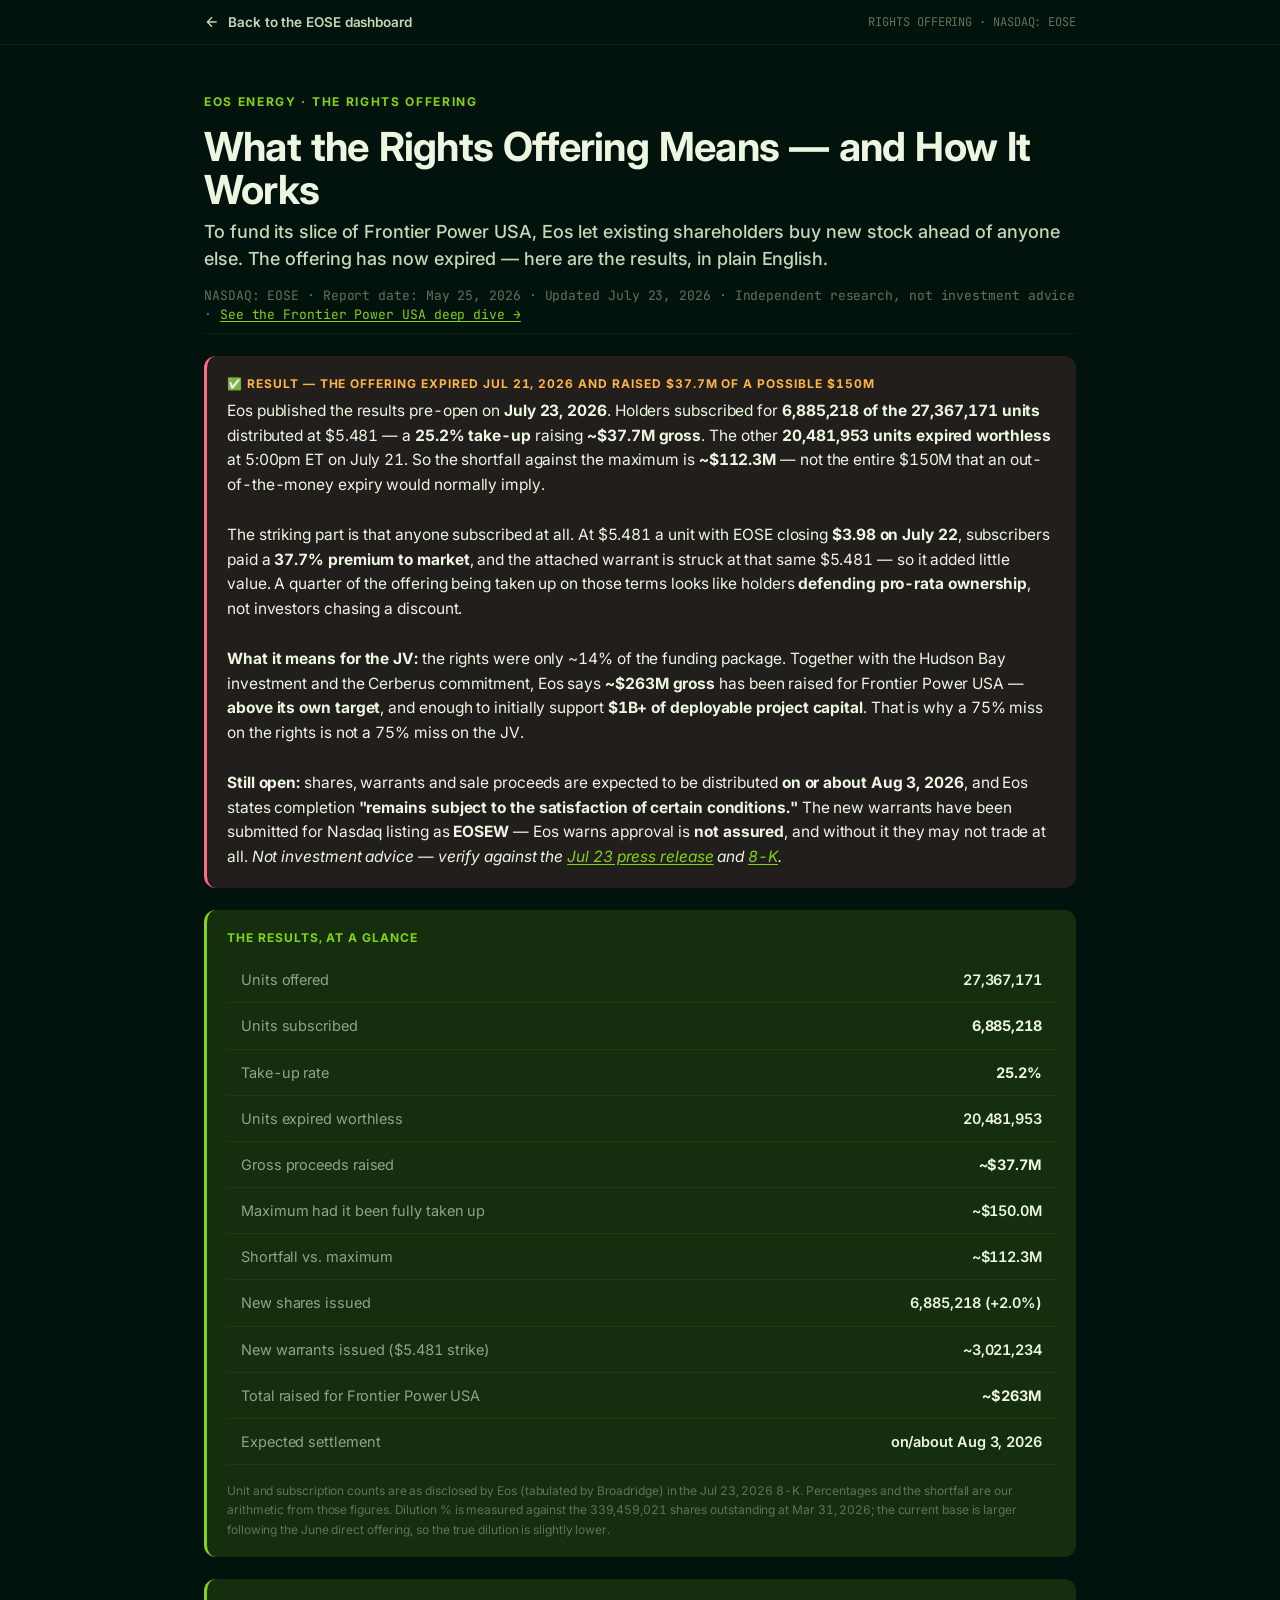
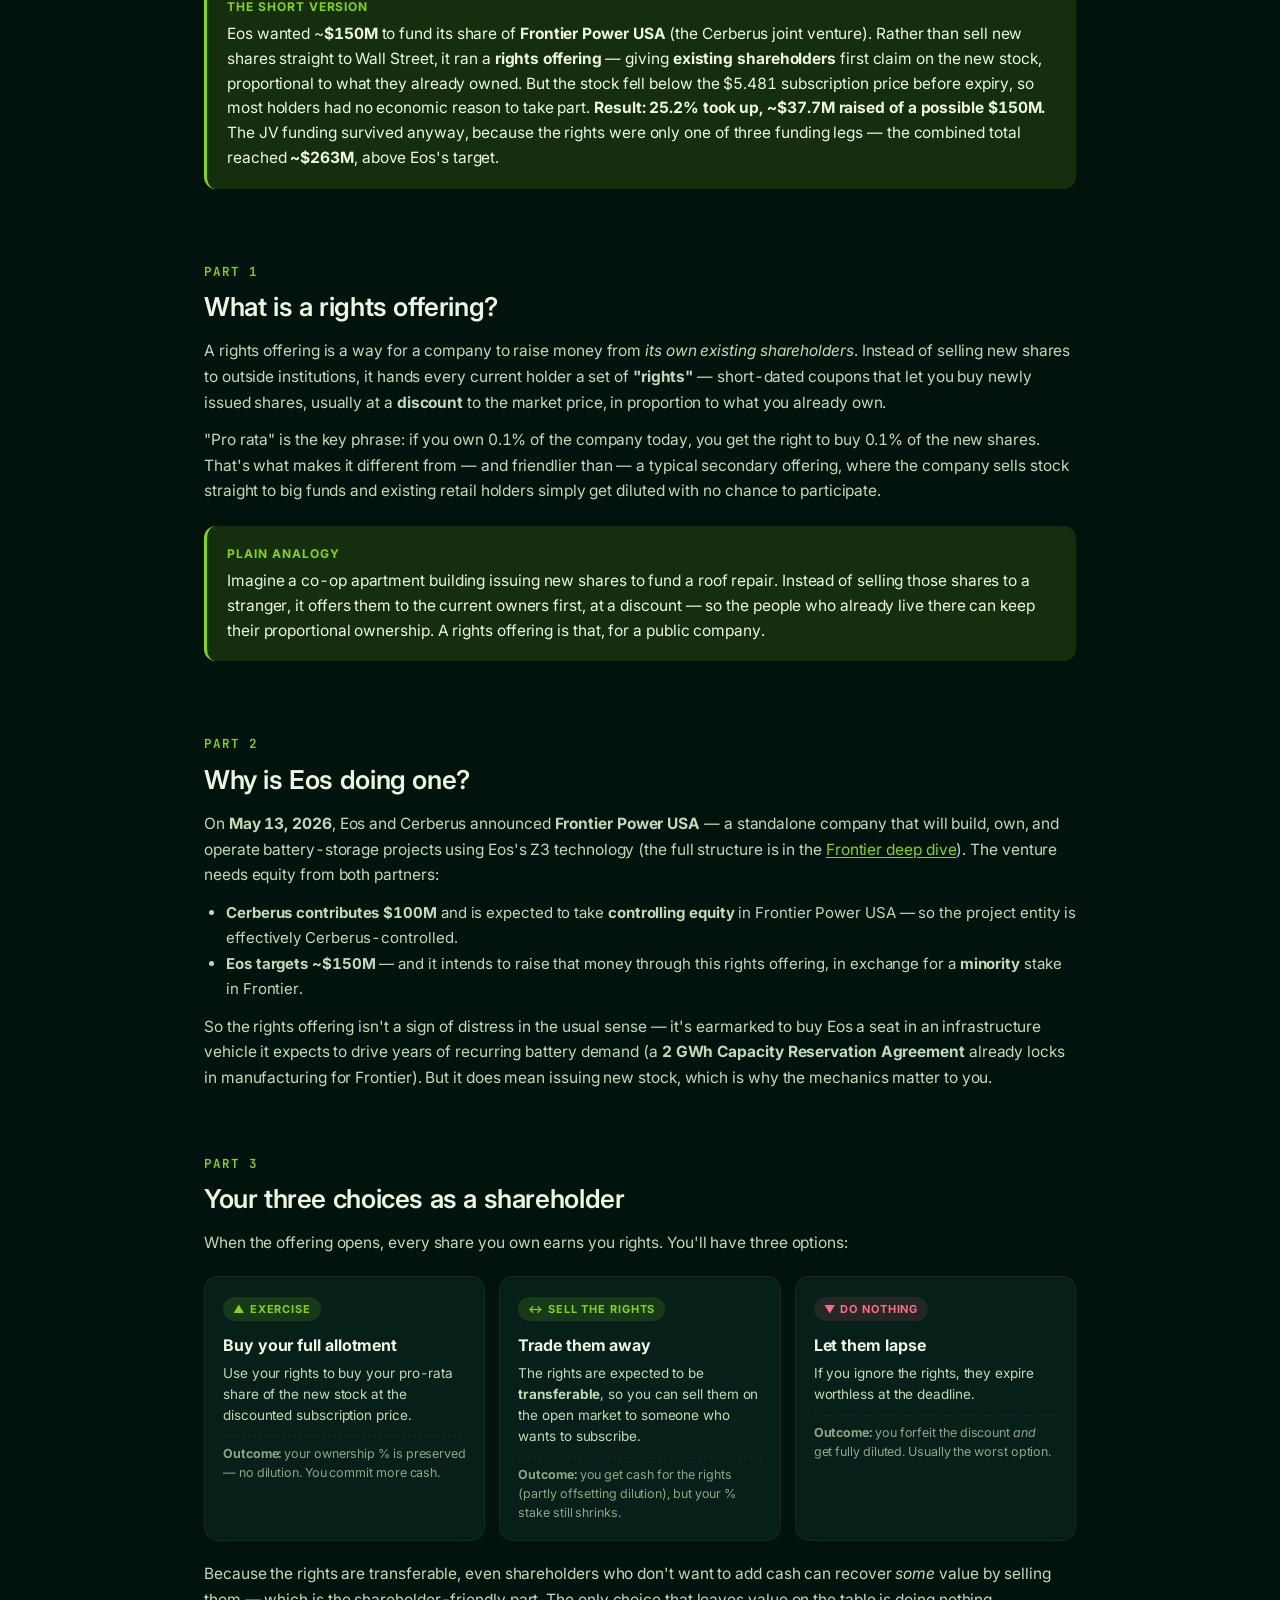
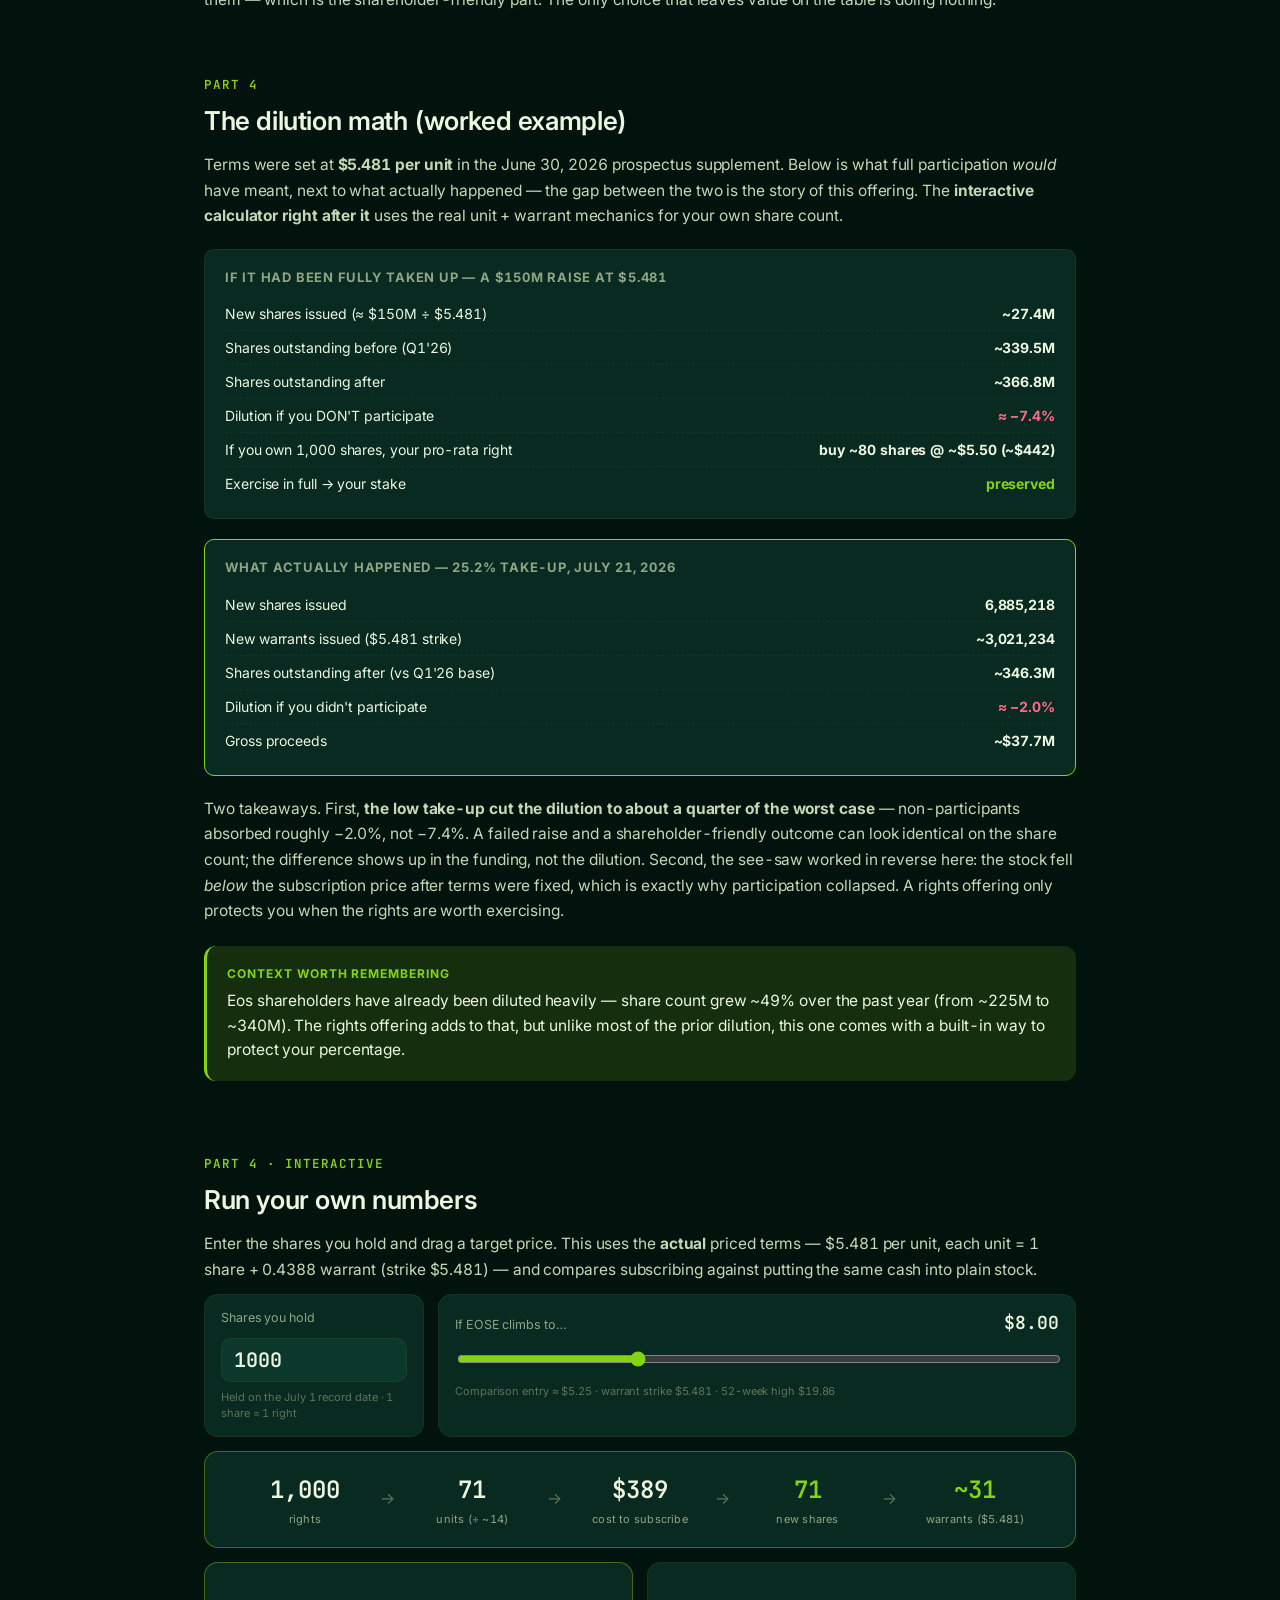
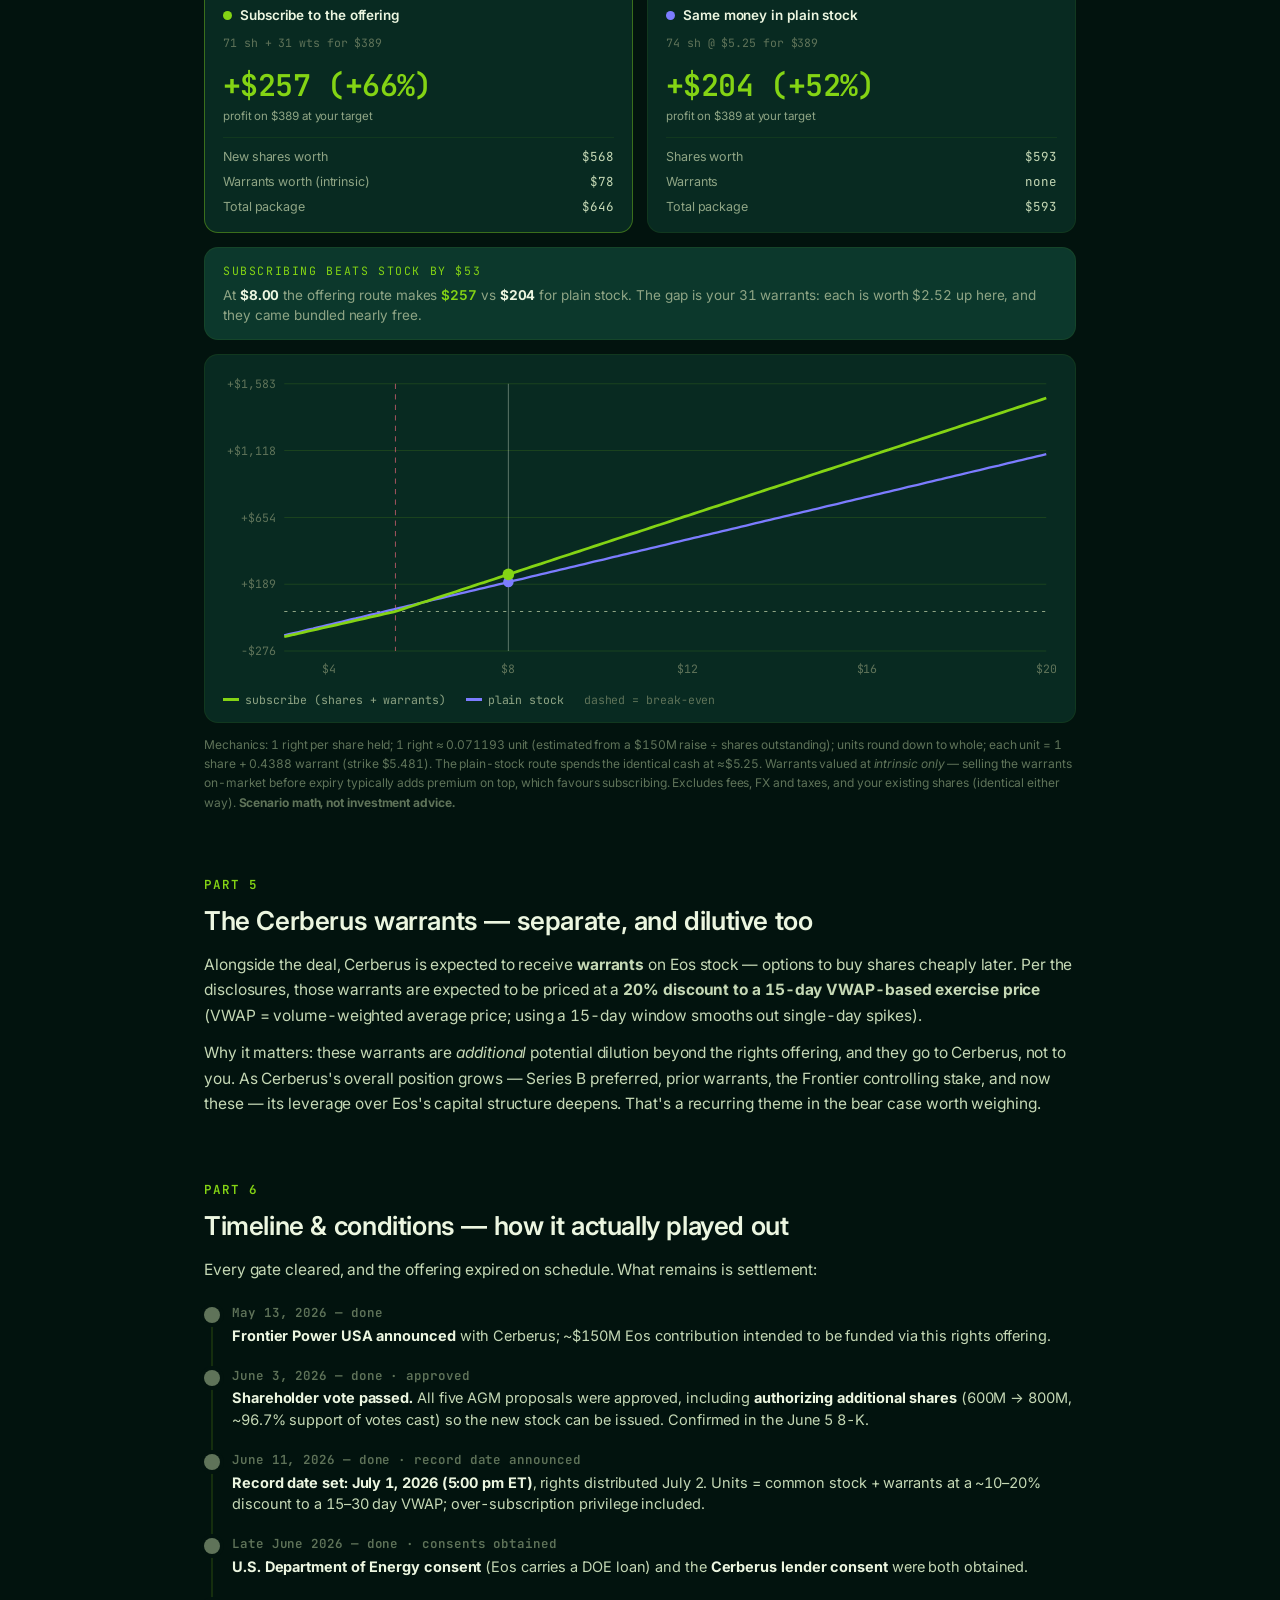
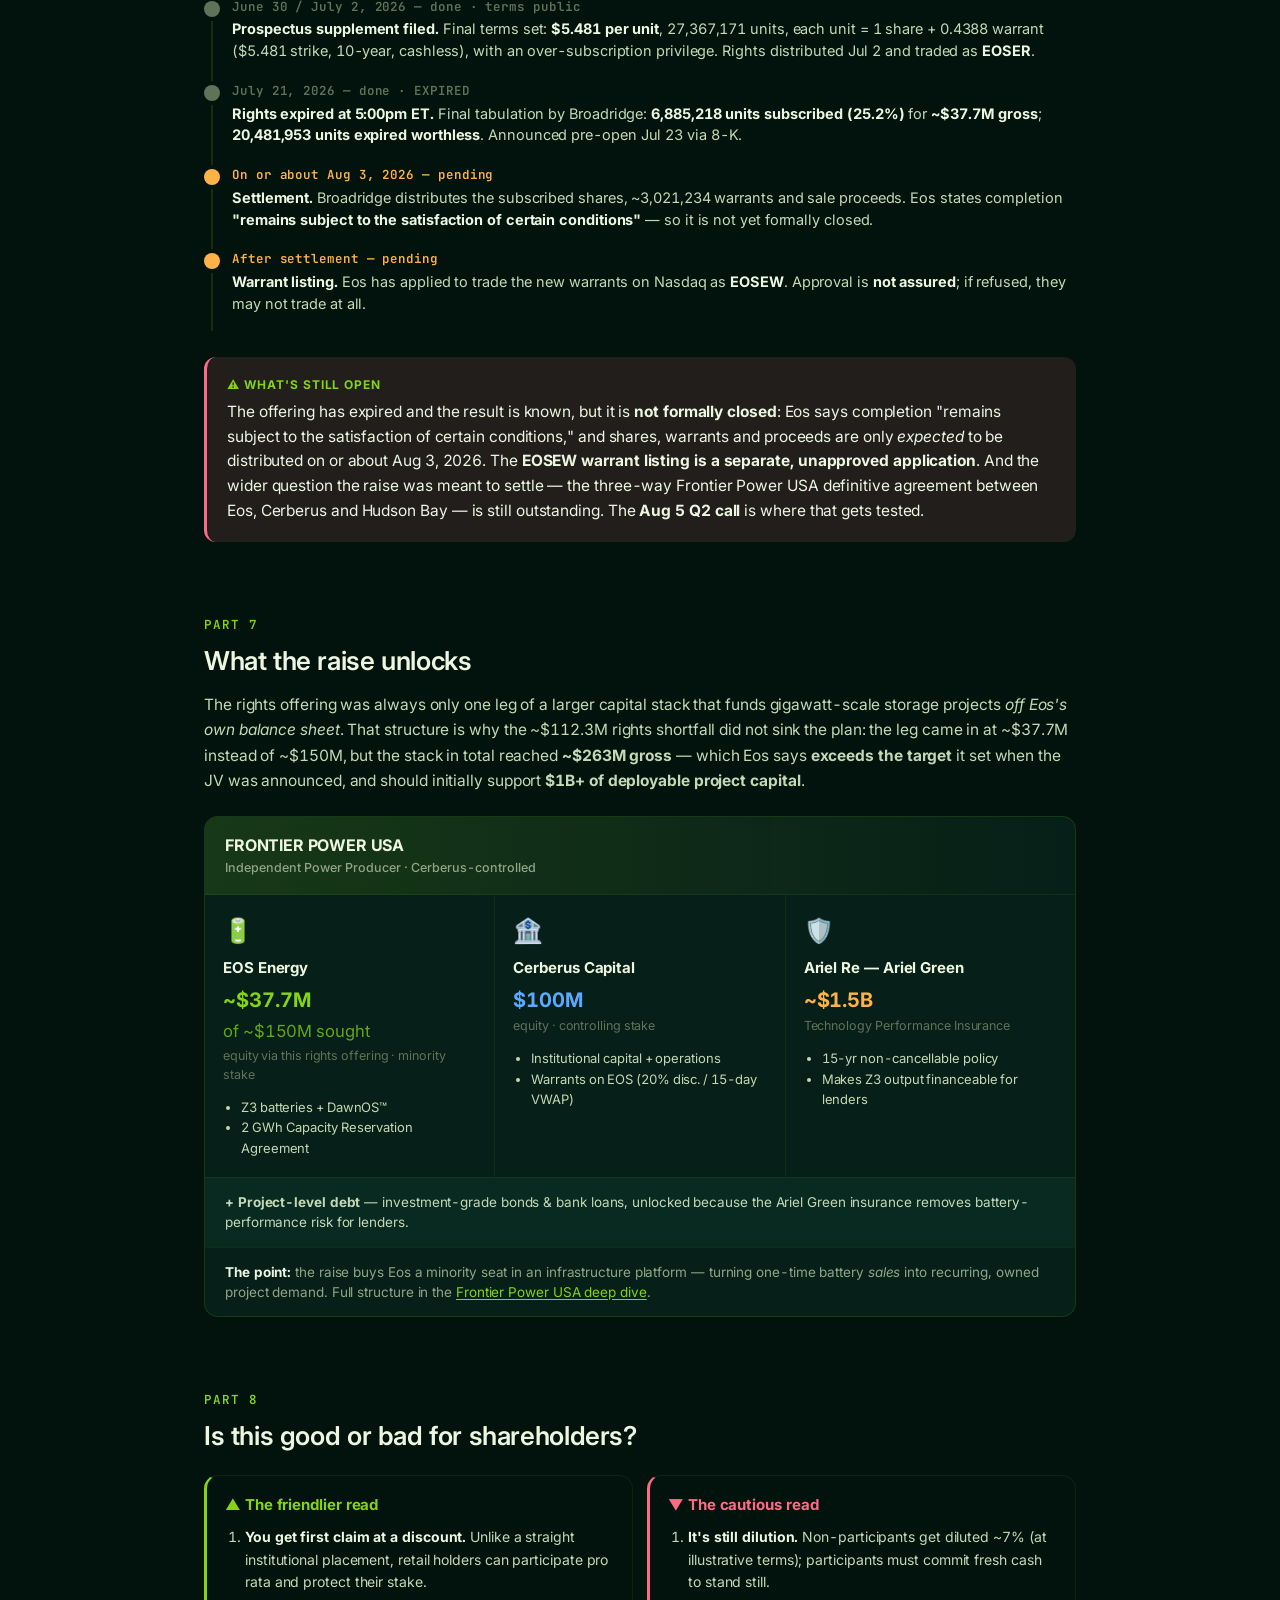
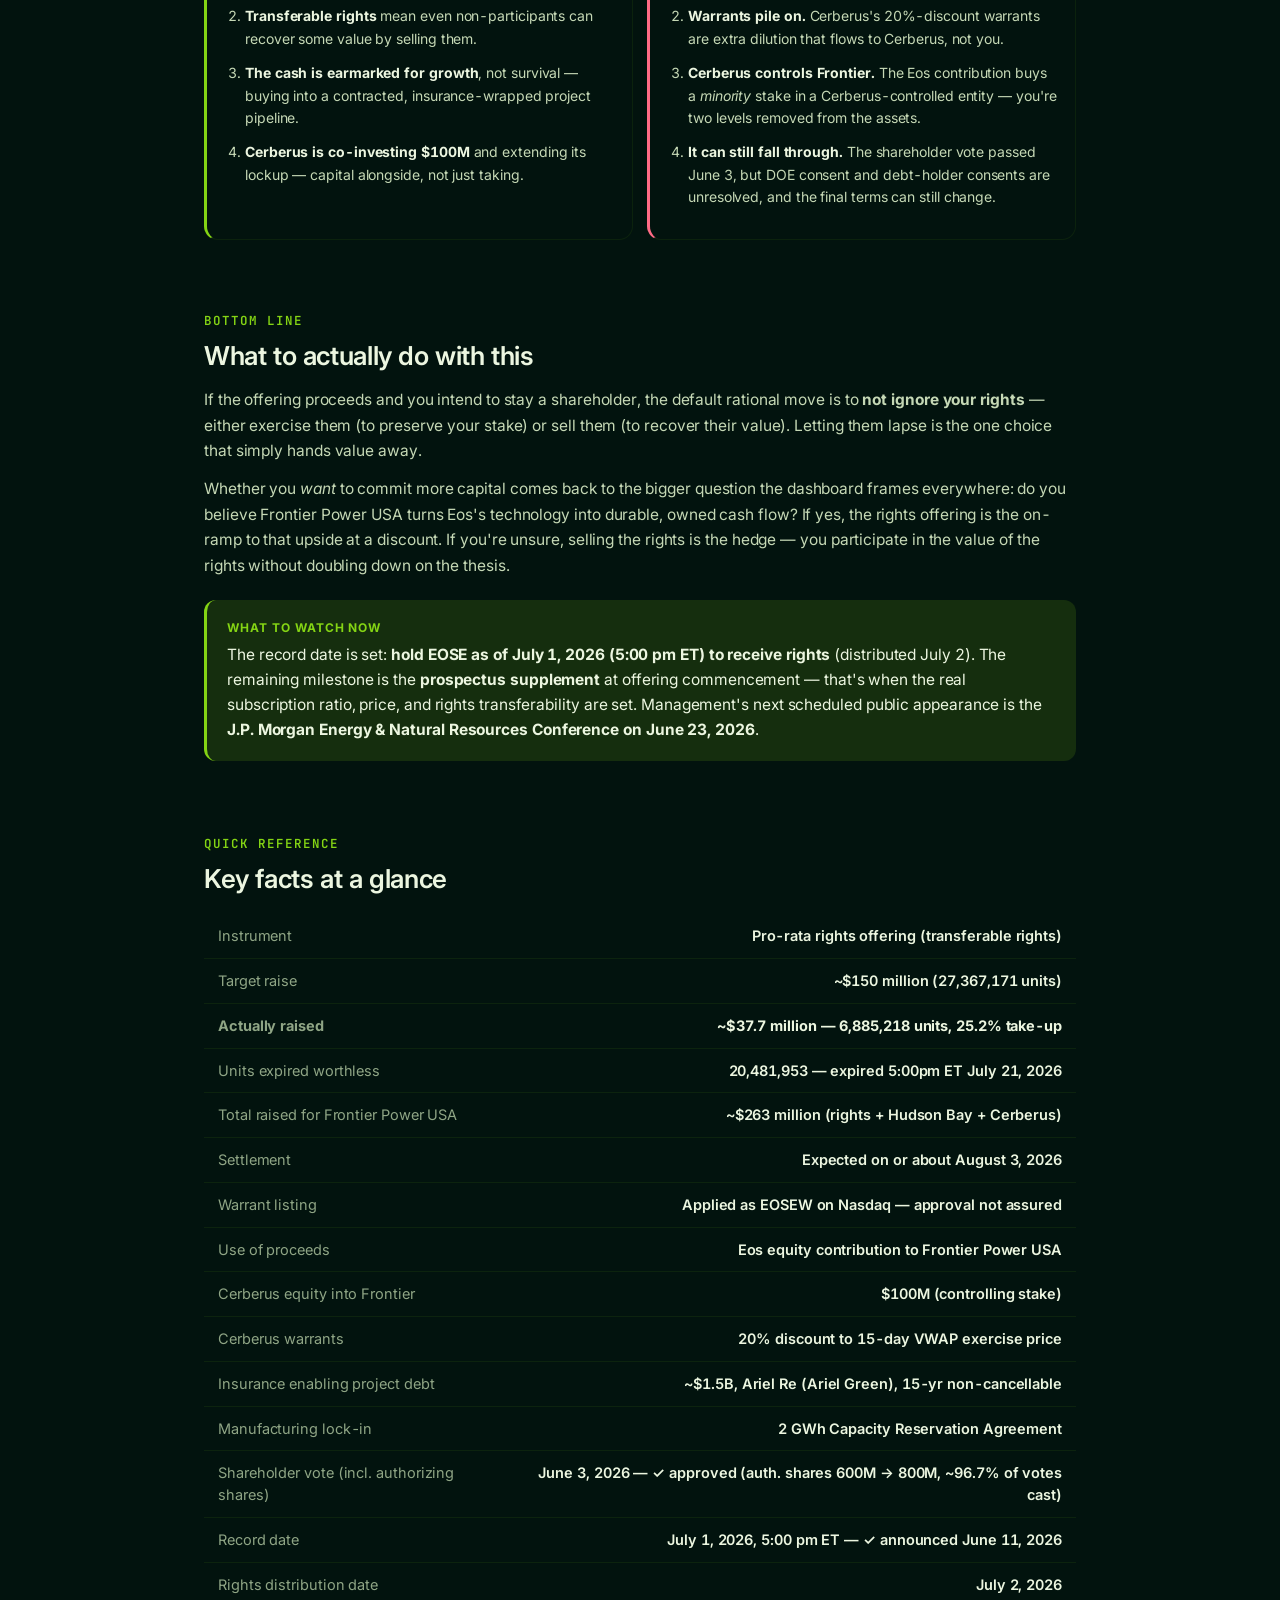
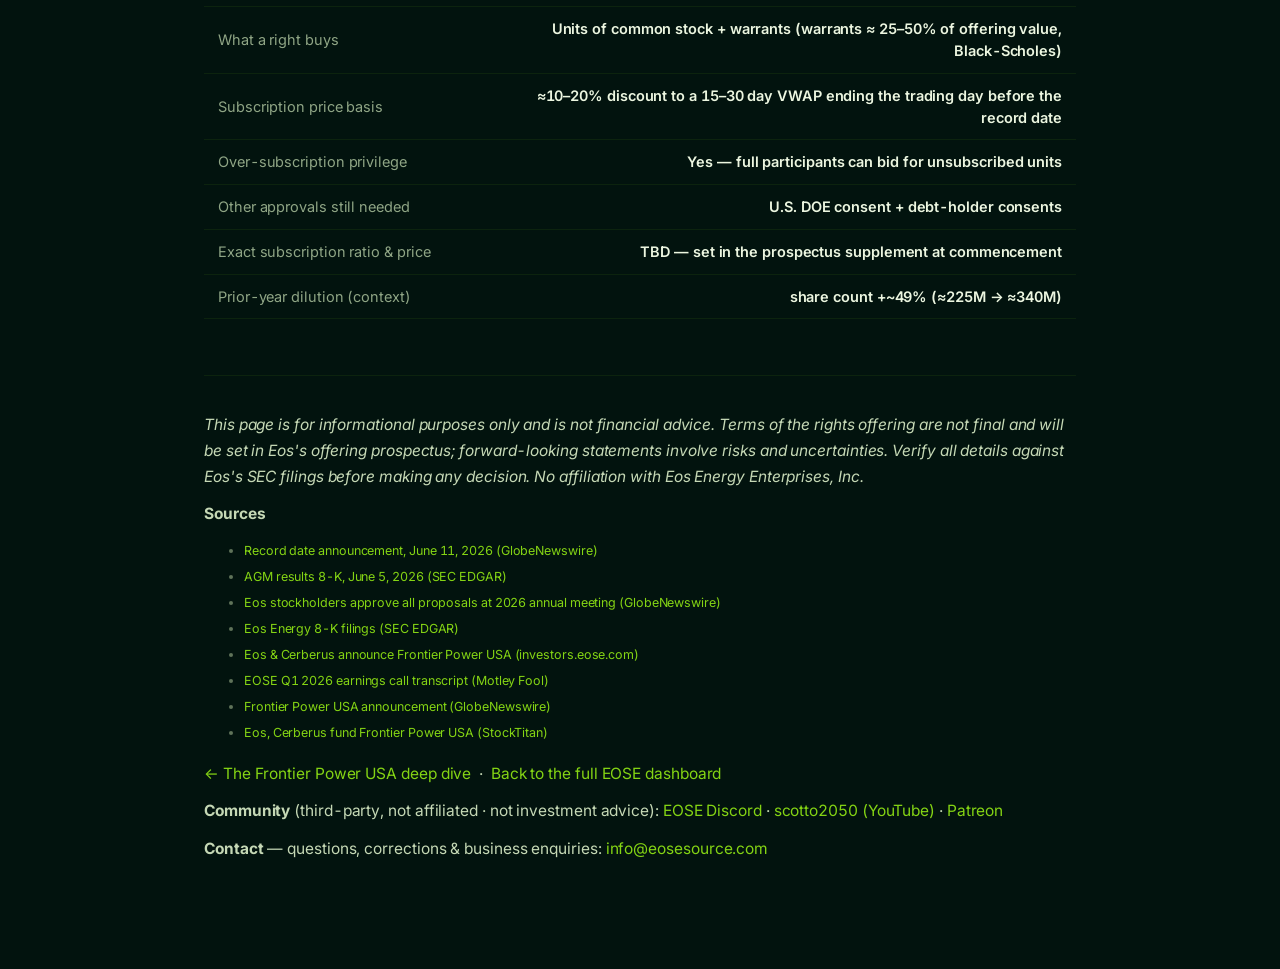
<file: rights-offering.html>
<!doctype html>
<html lang="en" data-theme="dark">
<head>
  <meta charset="utf-8" />
  <meta name="viewport" content="width=device-width, initial-scale=1" />

  <title>EOSE Rights Offering Results — 25% Take-Up, $37.7M Raised</title>
  <meta name="description" content="Eos Energy (EOSE) rights offering results: 25.2% take-up, $37.7M of a possible $150M raised, 20.5M units expired worthless. What it means." />
  <meta name="author" content="spotswoods (independent investor research)" />
  <meta name="robots" content="index, follow, max-image-preview:large" />
  <link rel="canonical" href="https://eosesource.com/rights-offering.html" />
  <meta name="theme-color" content="#02130E" />
  <link rel="icon" type="image/png" href="assets/eose-logo.png" />

  <meta property="og:type" content="article" />
  <meta property="og:site_name" content="EOSE Investor Dashboard" />
  <meta property="og:title" content="EOSE Rights Offering Results — 25% Take-Up, $37.7M Raised" />
  <meta property="og:description" content="The Eos Energy rights offering expired July 21, 2026 raising ~$37.7M of a possible $150M on a 25.2% take-up. The results, the dilution math, and what it means for Frontier Power USA funding." />
  <meta property="og:url" content="https://eosesource.com/rights-offering.html" />
  <meta property="og:image" content="https://eosesource.com/assets/eose-logo.png" />
  <meta name="twitter:card" content="summary" />
  <meta name="twitter:title" content="EOSE Rights Offering — The Results" />
  <meta name="twitter:description" content="Expired Jul 21 with a 25.2% take-up: ~$37.7M raised of a possible $150M, 20.5M units worthless — but FPUSA funding still cleared its target at ~$263M." />
  <meta name="twitter:image" content="https://eosesource.com/assets/eose-logo.png" />

  <script type="application/ld+json">
{
  "@context": "https://schema.org",
  "@graph": [
    {
      "@type": "AnalysisNewsArticle",
      "@id": "https://eosesource.com/rights-offering.html#article",
      "url": "https://eosesource.com/rights-offering.html",
      "headline": "EOSE Rights Offering Results — 25% Take-Up, $37.7M of $150M Raised",
      "description": "Results of Eos Energy's (NASDAQ: EOSE) rights offering, which expired July 21, 2026 raising ~$37.7M of a possible $150M on a 25.2% take-up.",
      "datePublished": "2026-05-25T00:00:00Z",
      "dateModified": "2026-07-23T11:00:00Z",
      "inLanguage": "en-US",
      "image": "https://eosesource.com/assets/eose-logo.png",
      "author": {
        "@type": "Person",
        "name": "spotswoods",
        "url": "https://github.com/spotswoods"
      },
      "publisher": {
        "@type": "Organization",
        "name": "EOSE Investor Dashboard",
        "url": "https://eosesource.com/",
        "logo": {
          "@type": "ImageObject",
          "url": "https://eosesource.com/assets/eose-logo.png"
        }
      },
      "about": {
        "@type": "Corporation",
        "name": "Eos Energy Enterprises, Inc.",
        "tickerSymbol": "EOSE",
        "exchange": "NASDAQ",
        "url": "https://www.eose.com/"
      }
    },
    {
      "@type": "BreadcrumbList",
      "itemListElement": [
        {
          "@type": "ListItem",
          "position": 1,
          "name": "EOSE Investor Dashboard",
          "item": "https://eosesource.com/"
        },
        {
          "@type": "ListItem",
          "position": 2,
          "name": "Rights Offering Explained",
          "item": "https://eosesource.com/rights-offering.html"
        }
      ]
    },
    {
      "@type": "FAQPage",
      "@id": "https://eosesource.com/rights-offering.html#faq",
      "mainEntity": [
        {
          "@type": "Question",
          "name": "What is a rights offering?",
          "acceptedAnswer": {
            "@type": "Answer",
            "text": "A rights offering gives a company's existing shareholders the right to buy newly issued shares, usually at a discount, in proportion to what they already own (pro rata). You can exercise the rights to buy your share of the new stock, sell the rights to someone else (they are expected to be transferable), or do nothing — in which case your ownership percentage is diluted. It is generally more shareholder-friendly than selling new shares straight to institutions, because existing holders get first claim at the discounted price."
          }
        },
        {
          "@type": "Question",
          "name": "How much did the EOSE rights offering actually raise?",
          "acceptedAnswer": {
            "@type": "Answer",
            "text": "The rights offering expired at 5:00pm ET on July 21, 2026. Eos announced on July 23, 2026 that holders subscribed for 6,885,218 of the 27,367,171 units distributed at $5.481 per unit - a take-up rate of about 25.2% - producing roughly $37.7 million in gross proceeds against a maximum of about $150.0 million. The remaining 20,481,953 units expired unexercised and are worthless. The shortfall against the maximum is therefore about $112.3 million, not the full $150 million. Including the Hudson Bay investment and the Cerberus commitment, Eos says approximately $263 million in gross proceeds has been raised for Frontier Power USA, which it states exceeds its target and should initially support more than $1 billion of deployable project capital."
          }
        },
        {
          "@type": "Question",
          "name": "Why did anyone exercise EOSE rights at $5.481 when the stock was below $4?",
          "acceptedAnswer": {
            "@type": "Answer",
            "text": "Subscribing at $5.481 per unit while EOSE closed at $3.98 on July 22, 2026 meant paying roughly a 37.7% premium to the market price, and the 0.4388 warrant attached to each unit carries the same $5.481 exercise price, so it added little value. A 25.2% take-up on those terms is unlikely to reflect investors chasing a discount. The more plausible reading is that participating holders were defending their pro-rata ownership percentage rather than seeking an immediate gain; the offering was also extended to holders of warrants issued in 2023 and 2025. Post-settlement Schedule 13D/A amendments and Form 4 filings should reveal who actually subscribed. This is interpretation, not confirmed fact."
          }
        },
        {
          "@type": "Question",
          "name": "Why is Eos Energy doing a rights offering?",
          "acceptedAnswer": {
            "@type": "Answer",
            "text": "Eos sought roughly $150 million to fund its equity contribution to Frontier Power USA, the joint venture with Cerberus and Hudson Bay Capital. The offering was priced at $5.481 per unit, each unit being one Eos share plus 0.4388 of a warrant with a $5.481 exercise price, a 10-year term and cashless exercise. It expired on July 21, 2026 having raised about $37.7 million on a 25.2% take-up. Because the rights were only one leg of the funding, Eos reports approximately $263 million in total gross proceeds raised for Frontier Power USA, above its stated target."
          }
        },
        {
          "@type": "Question",
          "name": "Will the rights offering dilute EOSE shareholders?",
          "acceptedAnswer": {
            "@type": "Answer",
            "text": "Yes — new shares are issued, so the total share count rises. The key feature of a rights offering is that existing holders can participate pro rata to avoid being diluted: if you exercise your full allotment, your ownership percentage is preserved. If you do nothing, your stake is diluted by roughly the size of the raise relative to the company. Separately, Cerberus is expected to receive warrants priced at a 20% discount to a 15-day VWAP-based exercise price, which is additional potential dilution."
          }
        }
      ]
    }
  ]
}
  </script>

  <link rel="preconnect" href="https://fonts.googleapis.com" />
  <link rel="preconnect" href="https://fonts.gstatic.com" crossorigin />
  <link rel="stylesheet" href="https://fonts.googleapis.com/css2?family=Inter:wght@400;500;600;700&family=JetBrains+Mono:wght@400;500;600&family=Space+Grotesk:wght@500;600;700&display=swap" media="print" onload="this.media='all'" />
  <noscript><link rel="stylesheet" href="https://fonts.googleapis.com/css2?family=Inter:wght@400;500;600;700&family=JetBrains+Mono:wght@400;500;600&family=Space+Grotesk:wght@500;600;700&display=swap" /></noscript>
  <link rel="stylesheet" href="css/styles.css" />
  <link rel="stylesheet" href="css/deepdive.css" />
</head>
<body>

  <div class="dd-top">
    <div class="dd-top__in">
      <a class="dd-back" href="index.html">
        <svg width="16" height="16" viewBox="0 0 24 24" fill="none" stroke="currentColor" stroke-width="2"><path d="M19 12H5M12 19l-7-7 7-7"/></svg>
        Back to the EOSE dashboard
      </a>
      <span class="dd-top__tag">RIGHTS OFFERING · NASDAQ: EOSE</span>
    </div>
  </div>

  <main class="dd">

    <div class="dd-hero">
      <div class="dd-eyebrow">EOS Energy · The Rights Offering</div>
      <h1>What the Rights Offering Means — and How It Works</h1>
      <div class="sub">To fund its slice of Frontier Power USA, Eos let existing shareholders buy new stock ahead of anyone else. The offering has now expired — here are the results, in plain English.</div>
      <div class="dd-meta">NASDAQ: EOSE · Report date: May 25, 2026 · Updated July 23, 2026 · Independent research, not investment advice · <a class="inline" href="frontier-power-usa.html">See the Frontier Power USA deep dive →</a></div>
    </div>

    <div class="callout callout--warn">
      <span class="lead" style="color:var(--warning)">✅ RESULT — the offering expired Jul 21, 2026 and raised $37.7M of a possible $150M</span>
      Eos published the results pre-open on <b>July 23, 2026</b>. Holders subscribed for <b>6,885,218 of the 27,367,171 units</b> distributed at $5.481 — a <b>25.2% take-up</b> raising <b>~$37.7M gross</b>. The other <b>20,481,953 units expired worthless</b> at 5:00pm ET on July 21. So the shortfall against the maximum is <b>~$112.3M</b> — not the entire $150M that an out-of-the-money expiry would normally imply.
      <br/><br/>
      The striking part is that anyone subscribed at all. At $5.481 a unit with EOSE closing <b>$3.98 on July 22</b>, subscribers paid a <b>37.7% premium to market</b>, and the attached warrant is struck at that same $5.481 — so it added little value. A quarter of the offering being taken up on those terms looks like holders <b>defending pro-rata ownership</b>, not investors chasing a discount.
      <br/><br/>
      <b>What it means for the JV:</b> the rights were only ~14% of the funding package. Together with the Hudson Bay investment and the Cerberus commitment, Eos says <b>~$263M gross</b> has been raised for Frontier Power USA — <b>above its own target</b>, and enough to initially support <b>$1B+ of deployable project capital</b>. That is why a 75% miss on the rights is not a 75% miss on the JV.
      <br/><br/>
      <b>Still open:</b> shares, warrants and sale proceeds are expected to be distributed <b>on or about Aug 3, 2026</b>, and Eos states completion <b>"remains subject to the satisfaction of certain conditions."</b> The new warrants have been submitted for Nasdaq listing as <b>EOSEW</b> — Eos warns approval is <b>not assured</b>, and without it they may not trade at all. <em>Not investment advice — verify against the <a class="inline" href="https://www.sec.gov/Archives/edgar/data/1805077/000162828026049296/eos-rightsofferingpressr.htm" target="_blank" rel="noopener">Jul 23 press release</a> and <a class="inline" href="https://www.sec.gov/Archives/edgar/data/1805077/000162828026049296/eose-20260721.htm" target="_blank" rel="noopener">8-K</a>.</em>
    </div>

    <div class="callout">
      <span class="lead">The results, at a glance</span>
      <table class="keytable" style="margin-top:10px">
        <tbody>
          <tr><td>Units offered</td><td>27,367,171</td></tr>
          <tr><td>Units subscribed</td><td><b>6,885,218</b></td></tr>
          <tr><td>Take-up rate</td><td><b>25.2%</b></td></tr>
          <tr><td>Units expired worthless</td><td>20,481,953</td></tr>
          <tr><td>Gross proceeds raised</td><td><b>~$37.7M</b></td></tr>
          <tr><td>Maximum had it been fully taken up</td><td>~$150.0M</td></tr>
          <tr><td>Shortfall vs. maximum</td><td>~$112.3M</td></tr>
          <tr><td>New shares issued</td><td>6,885,218 (+2.0%)</td></tr>
          <tr><td>New warrants issued ($5.481 strike)</td><td>~3,021,234</td></tr>
          <tr><td>Total raised for Frontier Power USA</td><td><b>~$263M</b></td></tr>
          <tr><td>Expected settlement</td><td>on/about Aug 3, 2026</td></tr>
        </tbody>
      </table>
      <div style="font-size:12px;color:var(--fg-3);margin-top:10px">Unit and subscription counts are as disclosed by Eos (tabulated by Broadridge) in the Jul 23, 2026 8-K. Percentages and the shortfall are our arithmetic from those figures. Dilution % is measured against the 339,459,021 shares outstanding at Mar 31, 2026; the current base is larger following the June direct offering, so the true dilution is slightly lower.</div>
    </div>

    <div class="callout">
      <span class="lead">The short version</span>
      Eos wanted ~<b>$150M</b> to fund its share of <b>Frontier Power USA</b> (the Cerberus joint venture). Rather than sell new shares straight to Wall Street, it ran a <b>rights offering</b> — giving <b>existing shareholders</b> first claim on the new stock, proportional to what they already owned. But the stock fell below the $5.481 subscription price before expiry, so most holders had no economic reason to take part. <b>Result: 25.2% took up, ~$37.7M raised of a possible $150M.</b> The JV funding survived anyway, because the rights were only one of three funding legs — the combined total reached <b>~$263M</b>, above Eos's target.
    </div>

    <!-- Part 1 -->
    <section class="dd-sec">
      <div class="dd-sec__num">PART 1</div>
      <h2>What is a rights offering?</h2>
      <p>A rights offering is a way for a company to raise money from <em>its own existing shareholders</em>. Instead of selling new shares to outside institutions, it hands every current holder a set of <b>"rights"</b> — short-dated coupons that let you buy newly issued shares, usually at a <b>discount</b> to the market price, in proportion to what you already own.</p>
      <p>"Pro rata" is the key phrase: if you own 0.1% of the company today, you get the right to buy 0.1% of the new shares. That's what makes it different from — and friendlier than — a typical secondary offering, where the company sells stock straight to big funds and existing retail holders simply get diluted with no chance to participate.</p>
      <div class="callout">
        <span class="lead">Plain analogy</span>
        Imagine a co-op apartment building issuing new shares to fund a roof repair. Instead of selling those shares to a stranger, it offers them to the current owners first, at a discount — so the people who already live there can keep their proportional ownership. A rights offering is that, for a public company.
      </div>
    </section>

    <!-- Part 2 -->
    <section class="dd-sec">
      <div class="dd-sec__num">PART 2</div>
      <h2>Why is Eos doing one?</h2>
      <p>On <b>May 13, 2026</b>, Eos and Cerberus announced <b>Frontier Power USA</b> — a standalone company that will build, own, and operate battery-storage projects using Eos's Z3 technology (the full structure is in the <a class="inline" href="frontier-power-usa.html">Frontier deep dive</a>). The venture needs equity from both partners:</p>
      <ul class="bullets">
        <li><b>Cerberus contributes $100M</b> and is expected to take <b>controlling equity</b> in Frontier Power USA — so the project entity is effectively Cerberus-controlled.</li>
        <li><b>Eos targets ~$150M</b> — and it intends to raise that money through this rights offering, in exchange for a <b>minority</b> stake in Frontier.</li>
      </ul>
      <p>So the rights offering isn't a sign of distress in the usual sense — it's earmarked to buy Eos a seat in an infrastructure vehicle it expects to drive years of recurring battery demand (a <b>2 GWh Capacity Reservation Agreement</b> already locks in manufacturing for Frontier). But it does mean issuing new stock, which is why the mechanics matter to you.</p>
    </section>

    <!-- Part 3 -->
    <section class="dd-sec">
      <div class="dd-sec__num">PART 3</div>
      <h2>Your three choices as a shareholder</h2>
      <p>When the offering opens, every share you own earns you rights. You'll have three options:</p>
      <div class="actions">
        <div class="action-card action-card--keep">
          <span class="action-card__tag">▲ Exercise</span>
          <h4>Buy your full allotment</h4>
          <p>Use your rights to buy your pro-rata share of the new stock at the discounted subscription price.</p>
          <div class="out"><b>Outcome:</b> your ownership % is preserved — no dilution. You commit more cash.</div>
        </div>
        <div class="action-card action-card--sell">
          <span class="action-card__tag">↔ Sell the rights</span>
          <h4>Trade them away</h4>
          <p>The rights are expected to be <b>transferable</b>, so you can sell them on the open market to someone who wants to subscribe.</p>
          <div class="out"><b>Outcome:</b> you get cash for the rights (partly offsetting dilution), but your % stake still shrinks.</div>
        </div>
        <div class="action-card action-card--skip">
          <span class="action-card__tag">▼ Do nothing</span>
          <h4>Let them lapse</h4>
          <p>If you ignore the rights, they expire worthless at the deadline.</p>
          <div class="out"><b>Outcome:</b> you forfeit the discount <em>and</em> get fully diluted. Usually the worst option.</div>
        </div>
      </div>
      <p>Because the rights are transferable, even shareholders who don't want to add cash can recover <em>some</em> value by selling them — which is the shareholder-friendly part. The only choice that leaves value on the table is doing nothing.</p>
    </section>

    <!-- Part 4 -->
    <section class="dd-sec">
      <div class="dd-sec__num">PART 4</div>
      <h2>The dilution math (worked example)</h2>
      <p>Terms were set at <b>$5.481 per unit</b> in the June 30, 2026 prospectus supplement. Below is what full participation <em>would</em> have meant, next to what actually happened — the gap between the two is the story of this offering. The <b>interactive calculator right after it</b> uses the real unit + warrant mechanics for your own share count.</p>
      <div class="note-box">
        <h4>If it had been fully taken up — a $150M raise at $5.481</h4>
        <div class="row"><span>New shares issued (≈ $150M ÷ $5.481)</span><b>~27.4M</b></div>
        <div class="row"><span>Shares outstanding before (Q1'26)</span><b>~339.5M</b></div>
        <div class="row"><span>Shares outstanding after</span><b>~366.8M</b></div>
        <div class="row"><span>Dilution if you DON'T participate</span><b style="color:var(--negative)">≈ −7.4%</b></div>
        <div class="row"><span>If you own 1,000 shares, your pro-rata right</span><b>buy ~80 shares @ ~$5.50 (~$442)</b></div>
        <div class="row"><span>Exercise in full → your stake</span><b style="color:var(--positive)">preserved</b></div>
      </div>
      <div class="note-box" style="border-color:var(--accent)">
        <h4>What actually happened — 25.2% take-up, July 21, 2026</h4>
        <div class="row"><span>New shares issued</span><b>6,885,218</b></div>
        <div class="row"><span>New warrants issued ($5.481 strike)</span><b>~3,021,234</b></div>
        <div class="row"><span>Shares outstanding after (vs Q1'26 base)</span><b>~346.3M</b></div>
        <div class="row"><span>Dilution if you didn't participate</span><b style="color:var(--negative)">≈ −2.0%</b></div>
        <div class="row"><span>Gross proceeds</span><b>~$37.7M</b></div>
      </div>
      <p>Two takeaways. First, <b>the low take-up cut the dilution to about a quarter of the worst case</b> — non-participants absorbed roughly −2.0%, not −7.4%. A failed raise and a shareholder-friendly outcome can look identical on the share count; the difference shows up in the funding, not the dilution. Second, the see-saw worked in reverse here: the stock fell <em>below</em> the subscription price after terms were fixed, which is exactly why participation collapsed. A rights offering only protects you when the rights are worth exercising.</p>
      <div class="callout">
        <span class="lead">Context worth remembering</span>
        Eos shareholders have already been diluted heavily — share count grew ~49% over the past year (from ~225M to ~340M). The rights offering adds to that, but unlike most of the prior dilution, this one comes with a built-in way to protect your percentage.
      </div>
    </section>

    <!-- Part 4B — interactive calculator -->
    <section class="dd-sec">
      <div class="dd-sec__num">PART 4 · INTERACTIVE</div>
      <h2>Run your own numbers</h2>
      <p>Enter the shares you hold and drag a target price. This uses the <b>actual</b> priced terms — $5.481 per unit, each unit = 1 share + 0.4388 warrant (strike $5.481) — and compares subscribing against putting the same cash into plain stock.</p>

      <div class="roi">
        <div class="roi-inputs">
          <div class="roi-ctrl">
            <label for="roi-shares">Shares you hold</label>
            <input type="number" id="roi-shares" value="1000" min="14" max="10000000" step="1" inputmode="numeric">
            <small>Held on the July 1 record date · 1 share = 1 right</small>
          </div>
          <div class="roi-ctrl">
            <label for="roi-price">If EOSE climbs to… <output id="roi-priceOut">$8.00</output></label>
            <input type="range" id="roi-price" min="3" max="20" step="0.25" value="8">
            <small>Comparison entry ≈ $5.25 · warrant strike $5.481 · 52-week high $19.86</small>
          </div>
        </div>

        <div class="roi-flow" aria-label="Your allotment">
          <div class="roi-step"><div class="n" id="roi-fRights">—</div><div class="l">rights</div></div>
          <div class="roi-step"><div class="n" id="roi-fUnits">—</div><div class="l">units (÷ ~14)</div></div>
          <div class="roi-step"><div class="n" id="roi-fCost">—</div><div class="l">cost to subscribe</div></div>
          <div class="roi-step"><div class="n"><em id="roi-fShares">—</em></div><div class="l">new shares</div></div>
          <div class="roi-step"><div class="n"><em id="roi-fWarr">—</em></div><div class="l">warrants ($5.481)</div></div>
        </div>

        <div class="roi-compare">
          <div class="roi-card roi-card--units">
            <h3><span class="roi-dot roi-dot--a"></span>Subscribe to the offering</h3>
            <div class="roi-desc" id="roi-uDesc">—</div>
            <div class="roi-profit" id="roi-uProfit">—</div>
            <div class="roi-profitl">profit on <span id="roi-uCostL">—</span> at your target</div>
            <div class="roi-rows">
              <div class="roi-row"><span>New shares worth</span><span id="roi-uSharesV">—</span></div>
              <div class="roi-row"><span>Warrants worth (intrinsic)</span><span id="roi-uWarrV">—</span></div>
              <div class="roi-row"><span>Total package</span><span id="roi-uTotal">—</span></div>
            </div>
          </div>
          <div class="roi-card">
            <h3><span class="roi-dot roi-dot--s"></span>Same money in plain stock</h3>
            <div class="roi-desc" id="roi-sDesc">—</div>
            <div class="roi-profit" id="roi-sProfit">—</div>
            <div class="roi-profitl">profit on <span id="roi-sCostL">—</span> at your target</div>
            <div class="roi-rows">
              <div class="roi-row"><span>Shares worth</span><span id="roi-sSharesV">—</span></div>
              <div class="roi-row"><span>Warrants</span><span>none</span></div>
              <div class="roi-row"><span>Total package</span><span id="roi-sTotal">—</span></div>
            </div>
          </div>
        </div>

        <div class="roi-delta"><span class="lead" id="roi-dLead">—</span><span id="roi-dText">—</span></div>

        <div class="roi-board">
          <svg id="roi-chart" viewBox="0 0 800 300" role="img" aria-label="Profit of each route across EOSE prices"></svg>
          <div class="roi-legend">
            <span class="roi-chip"><span class="roi-sw roi-sw--a"></span>subscribe (shares + warrants)</span>
            <span class="roi-chip"><span class="roi-sw roi-sw--s"></span>plain stock</span>
            <span class="roi-chip" style="color:var(--fg-3)">dashed = break-even</span>
          </div>
        </div>
      </div>

      <p style="font-size:12px;color:var(--fg-3);margin-top:12px;line-height:1.6">Mechanics: 1 right per share held; 1 right ≈ 0.071193 unit (estimated from a $150M raise ÷ shares outstanding); units round down to whole; each unit = 1 share + 0.4388 warrant (strike $5.481). The plain-stock route spends the identical cash at ≈$5.25. Warrants valued at <em>intrinsic only</em> — selling the warrants on-market before expiry typically adds premium on top, which favours subscribing. Excludes fees, FX and taxes, and your existing shares (identical either way). <strong>Scenario math, not investment advice.</strong></p>
    </section>

    <!-- Part 5 -->
    <section class="dd-sec">
      <div class="dd-sec__num">PART 5</div>
      <h2>The Cerberus warrants — separate, and dilutive too</h2>
      <p>Alongside the deal, Cerberus is expected to receive <b>warrants</b> on Eos stock — options to buy shares cheaply later. Per the disclosures, those warrants are expected to be priced at a <b>20% discount to a 15-day VWAP-based exercise price</b> (VWAP = volume-weighted average price; using a 15-day window smooths out single-day spikes).</p>
      <p>Why it matters: these warrants are <em>additional</em> potential dilution beyond the rights offering, and they go to Cerberus, not to you. As Cerberus's overall position grows — Series B preferred, prior warrants, the Frontier controlling stake, and now these — its leverage over Eos's capital structure deepens. That's a recurring theme in the bear case worth weighing.</p>
    </section>

    <!-- Part 6 -->
    <section class="dd-sec">
      <div class="dd-sec__num">PART 6</div>
      <h2>Timeline &amp; conditions — how it actually played out</h2>
      <p>Every gate cleared, and the offering expired on schedule. What remains is settlement:</p>
      <div class="timeline">
        <div class="tl-item is-done">
          <div class="tl-date">May 13, 2026 — done</div>
          <div class="tl-body"><b>Frontier Power USA announced</b> with Cerberus; ~$150M Eos contribution intended to be funded via this rights offering.</div>
        </div>
        <div class="tl-item is-done">
          <div class="tl-date">June 3, 2026 — done · approved</div>
          <div class="tl-body"><b>Shareholder vote passed.</b> All five AGM proposals were approved, including <b>authorizing additional shares</b> (600M → 800M, ~96.7% support of votes cast) so the new stock can be issued. Confirmed in the June 5 8-K.</div>
        </div>
        <div class="tl-item is-done">
          <div class="tl-date">June 11, 2026 — done · record date announced</div>
          <div class="tl-body"><b>Record date set: July 1, 2026 (5:00 pm ET)</b>, rights distributed July 2. Units = common stock + warrants at a ~10–20% discount to a 15–30 day VWAP; over-subscription privilege included.</div>
        </div>
        <div class="tl-item is-done">
          <div class="tl-date">Late June 2026 — done · consents obtained</div>
          <div class="tl-body"><b>U.S. Department of Energy consent</b> (Eos carries a DOE loan) and the <b>Cerberus lender consent</b> were both obtained.</div>
        </div>
        <div class="tl-item is-done">
          <div class="tl-date">June 30 / July 2, 2026 — done · terms public</div>
          <div class="tl-body"><b>Prospectus supplement filed.</b> Final terms set: <b>$5.481 per unit</b>, 27,367,171 units, each unit = 1 share + 0.4388 warrant ($5.481 strike, 10-year, cashless), with an over-subscription privilege. Rights distributed Jul 2 and traded as <b>EOSER</b>.</div>
        </div>
        <div class="tl-item is-done">
          <div class="tl-date">July 21, 2026 — done · EXPIRED</div>
          <div class="tl-body"><b>Rights expired at 5:00pm ET.</b> Final tabulation by Broadridge: <b>6,885,218 units subscribed (25.2%)</b> for <b>~$37.7M gross</b>; <b>20,481,953 units expired worthless</b>. Announced pre-open Jul 23 via 8-K.</div>
        </div>
        <div class="tl-item is-pending">
          <div class="tl-date">On or about Aug 3, 2026 — pending</div>
          <div class="tl-body"><b>Settlement.</b> Broadridge distributes the subscribed shares, ~3,021,234 warrants and sale proceeds. Eos states completion <b>"remains subject to the satisfaction of certain conditions"</b> — so it is not yet formally closed.</div>
        </div>
        <div class="tl-item is-pending">
          <div class="tl-date">After settlement — pending</div>
          <div class="tl-body"><b>Warrant listing.</b> Eos has applied to trade the new warrants on Nasdaq as <b>EOSEW</b>. Approval is <b>not assured</b>; if refused, they may not trade at all.</div>
        </div>
      </div>
      <div class="callout callout--warn">
        <span class="lead">⚠ What's still open</span>
        The offering has expired and the result is known, but it is <b>not formally closed</b>: Eos says completion "remains subject to the satisfaction of certain conditions," and shares, warrants and proceeds are only <em>expected</em> to be distributed on or about Aug 3, 2026. The <b>EOSEW warrant listing is a separate, unapproved application</b>. And the wider question the raise was meant to settle — the three-way Frontier Power USA definitive agreement between Eos, Cerberus and Hudson Bay — is still outstanding. The <b>Aug 5 Q2 call</b> is where that gets tested.
      </div>
    </section>

    <!-- Part 7 -->
    <section class="dd-sec">
      <div class="dd-sec__num">PART 7</div>
      <h2>What the raise unlocks</h2>
      <p>The rights offering was always only one leg of a larger capital stack that funds gigawatt-scale storage projects <em>off Eos's own balance sheet</em>. That structure is why the ~$112.3M rights shortfall did not sink the plan: the leg came in at ~$37.7M instead of ~$150M, but the stack in total reached <b>~$263M gross</b> — which Eos says <b>exceeds the target</b> it set when the JV was announced, and should initially support <b>$1B+ of deployable project capital</b>.</p>
      <div class="stack">
        <div class="stack__top">FRONTIER POWER USA <small>Independent Power Producer · Cerberus-controlled</small></div>
        <div class="pillars">
          <div class="pillar pillar--eos">
            <div class="pillar__icon">🔋</div>
            <div class="pillar__name">EOS Energy</div>
            <div class="pillar__amt">~$37.7M<br/><small style="font-weight:400;opacity:.75">of ~$150M sought</small></div>
            <div class="pillar__role">equity via this rights offering · minority stake</div>
            <ul><li>Z3 batteries + DawnOS™</li><li>2 GWh Capacity Reservation Agreement</li></ul>
          </div>
          <div class="pillar pillar--cerberus">
            <div class="pillar__icon">🏦</div>
            <div class="pillar__name">Cerberus Capital</div>
            <div class="pillar__amt">$100M</div>
            <div class="pillar__role">equity · controlling stake</div>
            <ul><li>Institutional capital + operations</li><li>Warrants on EOS (20% disc. / 15-day VWAP)</li></ul>
          </div>
          <div class="pillar pillar--ariel">
            <div class="pillar__icon">🛡️</div>
            <div class="pillar__name">Ariel Re — Ariel Green</div>
            <div class="pillar__amt">~$1.5B</div>
            <div class="pillar__role">Technology Performance Insurance</div>
            <ul><li>15-yr non-cancellable policy</li><li>Makes Z3 output financeable for lenders</li></ul>
          </div>
        </div>
        <div class="stack__debt"><b>+ Project-level debt</b> — investment-grade bonds &amp; bank loans, unlocked because the Ariel Green insurance removes battery-performance risk for lenders.</div>
        <div class="stack__target"><b>The point:</b> the raise buys Eos a minority seat in an infrastructure platform — turning one-time battery <em>sales</em> into recurring, owned project demand. Full structure in the <a class="inline" href="frontier-power-usa.html">Frontier Power USA deep dive</a>.</div>
      </div>
    </section>

    <!-- Part 8 -->
    <section class="dd-sec">
      <div class="dd-sec__num">PART 8</div>
      <h2>Is this good or bad for shareholders?</h2>
      <div class="bb">
        <div class="bb__col bull">
          <div class="bb__h">▲ The friendlier read</div>
          <ol>
            <li><b>You get first claim at a discount.</b> Unlike a straight institutional placement, retail holders can participate pro rata and protect their stake.</li>
            <li><b>Transferable rights</b> mean even non-participants can recover some value by selling them.</li>
            <li><b>The cash is earmarked for growth</b>, not survival — buying into a contracted, insurance-wrapped project pipeline.</li>
            <li><b>Cerberus is co-investing $100M</b> and extending its lockup — capital alongside, not just taking.</li>
          </ol>
        </div>
        <div class="bb__col bear">
          <div class="bb__h">▼ The cautious read</div>
          <ol>
            <li><b>It's still dilution.</b> Non-participants get diluted ~7% (at illustrative terms); participants must commit fresh cash to stand still.</li>
            <li><b>Warrants pile on.</b> Cerberus's 20%-discount warrants are extra dilution that flows to Cerberus, not you.</li>
            <li><b>Cerberus controls Frontier.</b> The Eos contribution buys a <em>minority</em> stake in a Cerberus-controlled entity — you're two levels removed from the assets.</li>
            <li><b>It can still fall through.</b> The shareholder vote passed June 3, but DOE consent and debt-holder consents are unresolved, and the final terms can still change.</li>
          </ol>
        </div>
      </div>
    </section>

    <!-- Bottom line -->
    <section class="dd-sec">
      <div class="dd-sec__num">BOTTOM LINE</div>
      <h2>What to actually do with this</h2>
      <p>If the offering proceeds and you intend to stay a shareholder, the default rational move is to <b>not ignore your rights</b> — either exercise them (to preserve your stake) or sell them (to recover their value). Letting them lapse is the one choice that simply hands value away.</p>
      <p>Whether you <em>want</em> to commit more capital comes back to the bigger question the dashboard frames everywhere: do you believe Frontier Power USA turns Eos's technology into durable, owned cash flow? If yes, the rights offering is the on-ramp to that upside at a discount. If you're unsure, selling the rights is the hedge — you participate in the value of the rights without doubling down on the thesis.</p>
      <div class="callout">
        <span class="lead">What to watch now</span>
        The record date is set: <b>hold EOSE as of July 1, 2026 (5:00 pm ET) to receive rights</b> (distributed July 2). The remaining milestone is the <b>prospectus supplement</b> at offering commencement — that's when the real subscription ratio, price, and rights transferability are set. Management's next scheduled public appearance is the <b>J.P. Morgan Energy &amp; Natural Resources Conference on June 23, 2026</b>.
      </div>
    </section>

    <!-- Key facts -->
    <section class="dd-sec">
      <div class="dd-sec__num">QUICK REFERENCE</div>
      <h2>Key facts at a glance</h2>
      <table class="keytable">
        <tbody>
          <tr><td>Instrument</td><td>Pro-rata rights offering (transferable rights)</td></tr>
          <tr><td>Target raise</td><td>~$150 million (27,367,171 units)</td></tr>
          <tr><td><b>Actually raised</b></td><td><b>~$37.7 million — 6,885,218 units, 25.2% take-up</b></td></tr>
          <tr><td>Units expired worthless</td><td>20,481,953 — expired 5:00pm ET July 21, 2026</td></tr>
          <tr><td>Total raised for Frontier Power USA</td><td>~$263 million (rights + Hudson Bay + Cerberus)</td></tr>
          <tr><td>Settlement</td><td>Expected on or about August 3, 2026</td></tr>
          <tr><td>Warrant listing</td><td>Applied as EOSEW on Nasdaq — approval not assured</td></tr>
          <tr><td>Use of proceeds</td><td>Eos equity contribution to Frontier Power USA</td></tr>
          <tr><td>Cerberus equity into Frontier</td><td>$100M (controlling stake)</td></tr>
          <tr><td>Cerberus warrants</td><td>20% discount to 15-day VWAP exercise price</td></tr>
          <tr><td>Insurance enabling project debt</td><td>~$1.5B, Ariel Re (Ariel Green), 15-yr non-cancellable</td></tr>
          <tr><td>Manufacturing lock-in</td><td>2 GWh Capacity Reservation Agreement</td></tr>
          <tr><td>Shareholder vote (incl. authorizing shares)</td><td>June 3, 2026 — ✓ approved (auth. shares 600M → 800M, ~96.7% of votes cast)</td></tr>
          <tr><td>Record date</td><td>July 1, 2026, 5:00 pm ET — ✓ announced June 11, 2026</td></tr>
          <tr><td>Rights distribution date</td><td>July 2, 2026</td></tr>
          <tr><td>What a right buys</td><td>Units of common stock + warrants (warrants ≈ 25–50% of offering value, Black-Scholes)</td></tr>
          <tr><td>Subscription price basis</td><td>≈10–20% discount to a 15–30 day VWAP ending the trading day before the record date</td></tr>
          <tr><td>Over-subscription privilege</td><td>Yes — full participants can bid for unsubscribed units</td></tr>
          <tr><td>Other approvals still needed</td><td>U.S. DOE consent + debt-holder consents</td></tr>
          <tr><td>Exact subscription ratio &amp; price</td><td>TBD — set in the prospectus supplement at commencement</td></tr>
          <tr><td>Prior-year dilution (context)</td><td>share count +~49% (≈225M → ≈340M)</td></tr>
        </tbody>
      </table>
    </section>

    <div class="dd-foot">
      <p><i>This page is for informational purposes only and is not financial advice. Terms of the rights offering are not final and will be set in Eos's offering prospectus; forward-looking statements involve risks and uncertainties. Verify all details against Eos's SEC filings before making any decision. No affiliation with Eos Energy Enterprises, Inc.</i></p>
      <p><b>Sources</b></p>
      <ul class="dd-sources">
        <li><a href="https://www.globenewswire.com/news-release/2026/06/11/3310798/0/en/Eos-Energy-Announces-Record-Date-for-Rights-Offering.html" target="_blank" rel="noopener">Record date announcement, June 11, 2026 (GlobeNewswire)</a></li>
        <li><a href="https://www.sec.gov/Archives/edgar/data/0001805077/000162828026041078/annualshareholdermeeting.htm" target="_blank" rel="noopener">AGM results 8-K, June 5, 2026 (SEC EDGAR)</a></li>
        <li><a href="https://www.globenewswire.com/news-release/2026/06/05/3307396/0/en/Eos-Energy-Stockholders-Approve-All-Proposals-at-2026-Annual-Meeting.html" target="_blank" rel="noopener">Eos stockholders approve all proposals at 2026 annual meeting (GlobeNewswire)</a></li>
        <li><a href="https://www.sec.gov/cgi-bin/browse-edgar?action=getcompany&CIK=0001805077&type=8-K" target="_blank" rel="noopener">Eos Energy 8-K filings (SEC EDGAR)</a></li>
        <li><a href="https://investors.eose.com/news-releases/news-release-details/eos-energy-enterprises-and-cerberus-capital-management-announce" target="_blank" rel="noopener">Eos &amp; Cerberus announce Frontier Power USA (investors.eose.com)</a></li>
        <li><a href="https://www.fool.com/earnings/call-transcripts/2026/05/13/eos-energy-enterprises-eose-q1-2026-earnings-call-t/" target="_blank" rel="noopener">EOSE Q1 2026 earnings call transcript (Motley Fool)</a></li>
        <li><a href="https://www.globenewswire.com/news-release/2026/05/13/3293802/0/en/Eos-Energy-Enterprises-and-Cerberus-Capital-Management-Announce-Frontier-Power-USA-to-Deploy-American-Made-Long-Duration-Energy-Storage-at-Scale.html" target="_blank" rel="noopener">Frontier Power USA announcement (GlobeNewswire)</a></li>
        <li><a href="https://www.stocktitan.net/news/EOSE/eos-energy-enterprises-and-cerberus-capital-management-announce-8d69f2s1x83w.html" target="_blank" rel="noopener">Eos, Cerberus fund Frontier Power USA (StockTitan)</a></li>
      </ul>
      <p style="margin-top:18px"><a href="frontier-power-usa.html">← The Frontier Power USA deep dive</a> &nbsp;·&nbsp; <a href="index.html">Back to the full EOSE dashboard</a></p>
      <p style="margin-top:10px"><b>Community</b> (third-party, not affiliated · not investment advice): <a href="https://discord.gg/sfQ9RMAfC" target="_blank" rel="noopener">EOSE Discord</a> · <a href="https://www.youtube.com/@scotto2050" target="_blank" rel="noopener">scotto2050 (YouTube)</a> · <a href="https://www.patreon.com/c/scotto2050/home" target="_blank" rel="noopener">Patreon</a></p>
      <p style="margin-top:8px"><b>Contact</b> — questions, corrections &amp; business enquiries: <a href="mailto:info@eosesource.com">info@eosesource.com</a></p>
    </div>

  </main>

  <!-- Interactive rights-offering payoff calculator (Part 4B) -->
  <script src="js/rights-calc.js"></script>

  <!-- Cloudflare Web Analytics (cookieless, deferred) -->
  <script defer src='https://static.cloudflareinsights.com/beacon.min.js' data-cf-beacon='{"token": "7f21e028bb474554a12d8c8472c9cdb2"}'></script>
</body>
</html>
</file>
<file: css/styles.css>
/* EOSE Investor Dashboard
   Modern fintech aesthetic — deep navy + electric teal/cyan
   Both light + dark themes via CSS custom properties on [data-theme]
*/

:root {
  /* Type */
  --font-sans: "Inter", -apple-system, BlinkMacSystemFont, "Segoe UI", Roboto, sans-serif;
  --font-mono: "JetBrains Mono", ui-monospace, "SF Mono", Menlo, monospace;
  --font-display: "Inter", var(--font-sans);

  /* Numeric features for tabular alignment */
  --num-features: "tnum" 1, "lnum" 1;

  /* Radius */
  --r-sm: 6px;
  --r-md: 10px;
  --r-lg: 14px;
  --r-xl: 20px;

  /* Easing */
  --ease: cubic-bezier(.22,.61,.36,1);

  /* Brand tokens (constant across themes) — Eos green identity */
  --brand-green:        #84D414;   /* bright lime */
  --brand-green-bright: #A6E84A;
  --brand-forest:       #084838;   /* deep spruce */
  --brand-forest-mid:   #0E5D49;
  --brand-violet:       #7C7CFF;   /* secondary, used sparingly */
  --brand-aqua:         #21D9A8;
  --blue:               #5BA8FF;   /* info/filing accents (chart legend, SEC badge) */

  /* Density */
  --density-pad: 24px;
}

/* ========== DARK (default) — EOSE forest green ========== */
[data-theme="dark"] {
  --bg-0: #02130E;
  --bg-1: #061F18;
  --bg-2: #082A21;
  --bg-3: #0C382C;
  --bg-elev: #0C382C;

  --line-1: rgba(132, 212, 20, 0.08);
  --line-2: rgba(132, 212, 20, 0.14);
  --line-strong: rgba(255, 255, 255, 0.20);

  --fg-0: #ECF6E0;
  --fg-1: #C5D8B5;
  --fg-2: #8FA585;
  --fg-3: #5F7359;

  --accent: var(--brand-green);
  --accent-soft: rgba(132, 212, 20, 0.14);
  --accent-line: rgba(132, 212, 20, 0.40);
  --positive: var(--brand-green);
  --positive-soft: rgba(132, 212, 20, 0.14);
  --negative: #FF6B85;
  --negative-soft: rgba(255, 107, 133, 0.12);
  --warning: #FFB347;

  --grid: rgba(132, 212, 20, 0.06);
  --grid-strong: rgba(132, 212, 20, 0.12);

  --shadow-card: 0 1px 0 rgba(132,212,20,0.04) inset, 0 20px 50px -25px rgba(0,0,0,0.7);
  --shadow-hover: 0 1px 0 rgba(132,212,20,0.08) inset, 0 30px 60px -25px rgba(0,0,0,0.8);

  --gradient-hero:
    radial-gradient(1200px 600px at 85% -10%, rgba(132,212,20,0.22), transparent 60%),
    radial-gradient(900px 500px at 0% 0%, rgba(8,72,56,0.6), transparent 60%),
    linear-gradient(180deg, #082A21 0%, #02130E 100%);
}

/* ========== LIGHT — clean white + forest ink ========== */
[data-theme="light"] {
  --bg-0: #F4F7EF;
  --bg-1: #FFFFFF;
  --bg-2: #F8FBF2;
  --bg-3: #EBF3DF;
  --bg-elev: #FFFFFF;

  --line-1: rgba(8, 72, 56, 0.08);
  --line-2: rgba(8, 72, 56, 0.14);
  --line-strong: rgba(8, 72, 56, 0.20);

  --fg-0: var(--brand-forest);
  --fg-1: #1F4338;
  --fg-2: #557066;
  --fg-3: #8AA092;

  --accent: #3D9B0E;            /* lime, but tuned for legibility on white */
  --accent-soft: rgba(61, 155, 14, 0.10);
  --accent-line: rgba(61, 155, 14, 0.40);
  --positive: #3D9B0E;
  --positive-soft: rgba(61, 155, 14, 0.12);
  --negative: #D9344D;
  --negative-soft: rgba(217, 52, 77, 0.10);
  --warning: #D88C26;

  --grid: rgba(8, 72, 56, 0.06);
  --grid-strong: rgba(8, 72, 56, 0.12);

  --shadow-card: 0 1px 0 rgba(255,255,255,0.6) inset, 0 12px 28px -16px rgba(8,72,56,0.16);
  --shadow-hover: 0 1px 0 rgba(255,255,255,0.8) inset, 0 24px 48px -22px rgba(8,72,56,0.24);

  --gradient-hero:
    radial-gradient(1100px 540px at 88% -10%, rgba(132,212,20,0.20), transparent 60%),
    radial-gradient(800px 420px at 0% 0%, rgba(8,72,56,0.10), transparent 60%),
    linear-gradient(180deg, #FFFFFF 0%, #F4F7EF 100%);
}

/* ========== Reset / base ========== */
* { box-sizing: border-box; }
html, body { margin: 0; padding: 0; }
/* Hard guard against horizontal page bleed on small screens. Any element that
   tries to exceed the viewport scrolls within its own container instead of
   pushing the whole page wide. */
/* overflow-x: clip (not hidden) — prevents horizontal bleed WITHOUT creating a
   scroll container, which would break position:sticky on the nav bars. */
html, body { overflow-x: clip; max-width: 100%; }
body {
  font-family: var(--font-sans);
  background: var(--bg-0);
  color: var(--fg-0);
  font-feature-settings: var(--num-features);
  -webkit-font-smoothing: antialiased;
  -moz-osx-font-smoothing: grayscale;
  line-height: 1.5;
  letter-spacing: -0.005em;
  transition: background-color .35s var(--ease), color .25s var(--ease);
}
/* SVG charts must never force their container wider than the viewport. */
.chart-svg { max-width: 100%; }
a { color: inherit; text-decoration: none; }
button { font: inherit; color: inherit; background: none; border: 0; cursor: pointer; }

/* ========== Layout shell ========== */
.shell { max-width: 1480px; margin: 0 auto; padding: 0 32px 96px; }

/* ========== Top ticker bar ========== */
/* Frosted glass kept ~92% opaque: if Chrome ever drops the backdrop-filter
   layer mid-scroll, the worst case is a near-solid dark bar, never black.
   (No will-change here — it breaks position:sticky.) */
.ticker {
  position: sticky; top: 0; z-index: 60;
  background: color-mix(in oklab, var(--bg-0) 92%, transparent);
  -webkit-backdrop-filter: blur(14px) saturate(140%);
  backdrop-filter: blur(14px) saturate(140%);
  border-bottom: 1px solid var(--line-1);
}
.ticker__inner {
  max-width: 1480px; margin: 0 auto;
  display: flex; align-items: center; gap: 24px;
  padding: 10px 32px;
  font-size: 13px;
}
/* Keyboard-accessible skip link — visually hidden until focused */
.skip-link {
  position: absolute; left: -9999px; top: 0; z-index: 300;
  background: var(--accent); color: var(--bg-0);
  padding: 10px 18px; border-radius: 0 0 10px 0;
  font-weight: 700; font-size: 13.5px; text-decoration: none;
}
.skip-link:focus { left: 0; }

.ticker__brand { display: flex; align-items: center; gap: 12px; font-weight: 600; }
.ticker__logo {
  width: 32px; height: 32px; border-radius: 8px;
  background: #FFFFFF;
  display: grid; place-items: center;
  padding: 3px;
  box-shadow: 0 6px 18px -6px var(--brand-green);
  object-fit: contain;
}
.ticker__symbol { font-weight: 700; letter-spacing: 0.04em; }
.ticker__name   { color: var(--fg-2); }
.ticker__rail   { flex: 1; display: flex; gap: 28px; overflow: hidden; }
.ticker__rail::-webkit-scrollbar { display: none; }
.ticker__item   { color: var(--fg-2); display: inline-flex; gap: 8px; white-space: nowrap; }
.ticker__item b { color: var(--fg-0); font-weight: 600; font-feature-settings: var(--num-features); }
.ticker__pulse  { width: 8px; height: 8px; border-radius: 50%; background: var(--positive); box-shadow: 0 0 0 0 var(--positive); animation: pulse 1.8s infinite; }
@keyframes pulse {
  0%   { box-shadow: 0 0 0 0 color-mix(in oklab, var(--positive) 60%, transparent); }
  70%  { box-shadow: 0 0 0 10px transparent; }
  100% { box-shadow: 0 0 0 0 transparent; }
}
.ticker__actions { display: flex; align-items: center; gap: 6px; }
.icon-btn {
  width: 34px; height: 34px; border-radius: 10px;
  display: inline-grid; place-items: center;
  color: var(--fg-1);
  transition: background .2s, color .2s;
}
.icon-btn:hover { background: var(--bg-2); color: var(--fg-0); }
.icon-btn svg { width: 16px; height: 16px; }

/* ========== Hero ========== */
.hero {
  position: relative;
  background: var(--gradient-hero);
  border-bottom: 1px solid var(--line-1);
  overflow: hidden;
}
.hero__grid-bg {
  position: absolute; inset: 0;
  background-image:
    linear-gradient(var(--grid) 1px, transparent 1px),
    linear-gradient(90deg, var(--grid) 1px, transparent 1px);
  background-size: 56px 56px;
  background-position: center;
  -webkit-mask-image: radial-gradient(900px 500px at 70% 40%, black, transparent 70%);
  mask-image: radial-gradient(900px 500px at 70% 40%, black, transparent 70%);
  pointer-events: none;
}
/* "Current" pulses that travel along the grid lines now and then. Dots are
   injected by initGridPulse() in app.js and aligned to the centered 56px grid.
   Same radial mask as the grid so they fade out toward the edges. */
.grid-pulse-layer {
  position: absolute; inset: 0; pointer-events: none; overflow: hidden; z-index: 1;
  -webkit-mask-image: radial-gradient(900px 500px at 70% 40%, black, transparent 70%);
  mask-image: radial-gradient(900px 500px at 70% 40%, black, transparent 70%);
}
.grid-pulse {
  position: absolute; width: 5px; height: 5px; border-radius: 50%;
  background: var(--accent);
  box-shadow: 0 0 6px 2px color-mix(in oklab, var(--accent) 65%, transparent),
              0 0 2px 1px color-mix(in oklab, var(--accent) 90%, transparent);
  opacity: 0; will-change: transform, opacity;
}
/* comet trail so the pulse reads as current running ALONG the line */
.grid-pulse::before { content: ''; position: absolute; border-radius: 2px; opacity: .55; }
.grid-pulse.is-h { left: -4px; animation: grid-pulse-h linear forwards; }
.grid-pulse.is-v { top: -4px;  animation: grid-pulse-v linear forwards; }
.grid-pulse.is-h::before {
  right: 2px; top: 50%; transform: translateY(-50%);
  width: 42px; height: 2px;
  background: linear-gradient(to left, color-mix(in oklab, var(--accent) 80%, transparent), transparent);
}
.grid-pulse.is-v::before {
  bottom: 2px; left: 50%; transform: translateX(-50%);
  width: 2px; height: 42px;
  background: linear-gradient(to top, color-mix(in oklab, var(--accent) 80%, transparent), transparent);
}
@keyframes grid-pulse-h {
  0%   { transform: translateX(0);              opacity: 0; }
  12%  { opacity: 1; }
  88%  { opacity: 1; }
  100% { transform: translateX(var(--travel));  opacity: 0; }
}
@keyframes grid-pulse-v {
  0%   { transform: translateY(0);              opacity: 0; }
  12%  { opacity: 1; }
  88%  { opacity: 1; }
  100% { transform: translateY(var(--travel));  opacity: 0; }
}
@media (prefers-reduced-motion: reduce) { .grid-pulse-layer { display: none; } }
.hero__inner {
  max-width: 1480px; margin: 0 auto;
  padding: 52px 32px 40px;
  display: grid; grid-template-columns: 1fr 1fr; gap: 48px;
  align-items: center;   /* balance the title column with the chart card */
  position: relative;
  z-index: 2;   /* keep hero content above the grid + current-pulse layers */
}
.hero__eyebrow { color: var(--fg-2); font-size: 12px; letter-spacing: 0.18em; text-transform: uppercase; }
.hero__eyebrow b { color: var(--accent); font-weight: 700; letter-spacing: 0.18em; }
.hero h1 {
  font-size: clamp(30px, 3.4vw, 44px); line-height: 1.08; letter-spacing: -0.02em;
  margin: 16px 0 14px; font-weight: 700; max-width: 20ch;
}
.hero__sub { color: var(--fg-2); font-size: 16px; max-width: 52ch; }
.hero__price {
  margin-top: 28px; display: flex; align-items: baseline; gap: 16px; flex-wrap: wrap;
}
.hero__price .num {
  font-family: var(--font-display);
  font-size: 64px; font-weight: 600; letter-spacing: -0.03em;
  font-variant-numeric: tabular-nums;
}
.hero__price .change {
  display: inline-flex; align-items: center; gap: 6px;
  font-weight: 600; padding: 6px 12px; border-radius: 999px;
  background: var(--positive-soft); color: var(--positive);
  font-feature-settings: var(--num-features);
}
.hero__asof { color: var(--fg-3); font-size: 12px; }
.hero__spark {
  position: relative;
  background: var(--bg-1);
  border: 1px solid var(--line-2);
  border-radius: var(--r-lg);
  padding: 24px 26px 18px;
  box-shadow: var(--shadow-card);
}
.hero__spark h3 { margin: 0; font-size: 13.5px; color: var(--fg-1); font-weight: 600; letter-spacing: 0.04em; text-transform: uppercase; }
.hero__spark .legend { display: flex; gap: 16px; margin-top: 4px; font-size: 12px; color: var(--fg-2); }
.hero__spark .swatch { width: 10px; height: 10px; border-radius: 3px; display: inline-block; margin-right: 6px; vertical-align: -1px; }

/* ========== Section navigation ========== */
/* Frosted glass kept ~92% opaque so a dropped backdrop-filter layer degrades
   to a near-solid dark bar, never see-through-to-black.
   (No will-change — it breaks position:sticky in Chrome.) */
.section-nav {
  position: sticky; top: 53px; z-index: 50;
  background: color-mix(in oklab, var(--bg-0) 92%, transparent);
  -webkit-backdrop-filter: blur(14px) saturate(140%);
  backdrop-filter: blur(14px) saturate(140%);
  border-bottom: 1px solid var(--line-1);
}
/* Desktop: wrap to a 2nd row so all 20 items are always visible. */
.section-nav__inner {
  max-width: 1480px; margin: 0 auto;
  display: flex; flex-wrap: wrap; gap: 3px 2px; padding: 7px 24px;
}
/* Mobile: a slim single-row horizontal scroll (wrapping would stack too tall),
   with edge fades signalling there's more to swipe. */
@media (max-width: 720px) {
  .section-nav__inner {
    flex-wrap: nowrap; overflow-x: auto; scrollbar-width: none;
    -webkit-mask-image: linear-gradient(90deg, transparent 0, #000 14px, #000 calc(100% - 14px), transparent 100%);
            mask-image: linear-gradient(90deg, transparent 0, #000 14px, #000 calc(100% - 14px), transparent 100%);
  }
  .section-nav__inner::-webkit-scrollbar { display: none; }
}
.section-nav a {
  display: inline-flex; align-items: center; gap: 6px;
  padding: 7px 11px; font-size: 12.5px; font-weight: 500;
  color: var(--fg-2); border-radius: 9px; white-space: nowrap;
  transition: color .2s, background .2s;
}
.section-nav a .num { color: var(--fg-3); font-size: 10.5px; font-variant-numeric: tabular-nums; }
.section-nav a:hover { color: var(--fg-0); background: var(--bg-2); }
.section-nav a.is-active { color: var(--fg-0); background: var(--bg-2); }
.section-nav a.is-active .num { color: var(--accent); }

/* ========== Bull / Bear signal pill badges ========== */
.signal-badge {
  display: inline-flex; align-items: center; gap: 6px;
  font-size: 12px; font-weight: 700; letter-spacing: .04em; text-transform: uppercase;
  padding: 5px 12px; border-radius: 999px; line-height: 1;
}
.signal-badge--bull { background: var(--positive); color: #02130E; box-shadow: 0 4px 14px -6px var(--positive); }
.signal-badge--bear { background: var(--negative); color: #fff; box-shadow: 0 4px 14px -6px var(--negative); }

/* ========== Frontier news list ========== */
.fn-list { display: flex; flex-direction: column; }
.fn-item { display: grid; grid-template-columns: 96px 1fr auto; gap: 14px; align-items: start;
  padding: 14px 0; border-bottom: 1px solid var(--line-1); }
.fn-item:last-child { border-bottom: 0; }
.fn-item:hover .fn-title { color: var(--accent); }
.fn-date { color: var(--fg-2); font-variant-numeric: tabular-nums; font-size: 12.5px; font-family: var(--font-mono); padding-top: 2px; }
.fn-title { display: block; color: var(--fg-0); font-weight: 600; font-size: 14.5px; line-height: 1.4; }
.fn-ex { display: block; color: var(--fg-2); font-size: 12.5px; line-height: 1.5; margin-top: 4px; }
.fn-cta { color: var(--fg-2); font-size: 12px; white-space: nowrap; padding-top: 2px; }
.fn-item:hover .fn-cta { color: var(--accent); }
@media (max-width: 720px) {
  .fn-item { grid-template-columns: 1fr; gap: 3px; }
  .fn-cta { display: none; }
}

/* ========== Featured deep-dive banners ========== */
.deepdive-grid { display: grid; grid-template-columns: 1fr 1fr; gap: 14px; margin: 24px 0 4px; }
@media (max-width: 720px) { .deepdive-grid { grid-template-columns: 1fr; } }
.deepdive-grid .deepdive-banner { margin: 0; }
.deepdive-banner {
  display: flex; align-items: center; gap: 18px; flex-wrap: wrap;
  margin: 24px 0 4px; padding: 18px 22px;
  border: 1px solid var(--accent-line); border-left: 3px solid var(--accent);
  border-radius: var(--r-lg);
  background: linear-gradient(90deg, var(--accent-soft), transparent 72%);
  transition: transform .2s var(--ease), box-shadow .2s var(--ease), border-color .2s;
}
.deepdive-banner:hover { transform: translateY(-2px); box-shadow: var(--shadow-hover); border-color: var(--accent); }
.deepdive-banner__badge {
  font-size: 11px; font-weight: 700; letter-spacing: .1em; text-transform: uppercase;
  color: #02130E; background: var(--accent); padding: 5px 11px; border-radius: 999px; white-space: nowrap;
  animation: badge-glow 2.6s ease-in-out infinite;
}
@keyframes badge-glow {
  0%, 100% { box-shadow: 0 0 0 0 color-mix(in oklab, var(--accent) 55%, transparent); }
  50%      { box-shadow: 0 0 14px 2px color-mix(in oklab, var(--accent) 55%, transparent); }
}
@media (prefers-reduced-motion: reduce) { .deepdive-banner__badge { animation: none; } }
.deepdive-banner__body { flex: 1; min-width: 240px; }
.deepdive-banner__title { font-weight: 700; font-size: 16px; letter-spacing: -0.01em; color: var(--fg-0); }
.deepdive-banner__sub { color: var(--fg-2); font-size: 13.5px; margin-top: 3px; line-height: 1.5; }
.deepdive-banner__cta { color: var(--accent); font-weight: 600; font-size: 14.5px; white-space: nowrap; }
/* Card with a stretched link + a real interactive "Listen" button */
.deepdive-banner__cover { position: absolute; inset: 0; z-index: 1; border-radius: inherit; }
.deepdive-banner > .deepdive-banner__badge,
.deepdive-banner > .deepdive-banner__body,
.deepdive-banner > .deepdive-banner__cta { position: relative; z-index: 2; pointer-events: none; }
.dd-listen { position: relative; z-index: 2; display: inline-flex; align-items: center; gap: 6px; white-space: nowrap;
  font-size: 12.5px; font-weight: 700; color: var(--accent); background: var(--accent-soft);
  border: 1px solid var(--accent-line); border-radius: 999px; padding: 7px 13px; transition: background .15s, transform .15s; }
.dd-listen:hover { background: color-mix(in oklab, var(--accent) 24%, transparent); transform: translateY(-1px); }

/* ========== Section header ========== */
.section { padding-top: 88px; }
.section__head {
  display: flex; align-items: end; justify-content: space-between; gap: 24px;
  margin-bottom: 28px;
}
.section__num {
  color: var(--fg-2); font-size: 13px; letter-spacing: 0.16em; font-weight: 700;
  display: inline-flex; align-items: center; gap: 9px;
}
.section__num::before {
  content: ''; width: 8px; height: 8px; border-radius: 50%;
  background: var(--accent);
  box-shadow: 0 0 0 4px var(--accent-soft);
  flex: none;
}
.section__head h2 {
  margin: 6px 0 0; font-size: 30px; letter-spacing: -0.015em; font-weight: 600;
}
.section__head p { margin: 4px 0 0; color: var(--fg-2); max-width: 60ch; font-size: 14.5px; }
.section__head .right { color: var(--fg-3); font-size: 12.5px; }

/* ========== KPI grid ========== */
.kpis {
  display: grid; grid-template-columns: repeat(6, 1fr); gap: 14px;
  margin-top: 36px;
  position: relative;
}
.kpi {
  background: var(--bg-1);
  border: 1px solid var(--line-1);
  border-left: 3px solid var(--line-2);   /* accent rail, recolored by tone below */
  border-radius: var(--r-lg);
  padding: 18px 18px 16px;
  position: relative;
  box-shadow: var(--shadow-card);
  transition: transform .25s var(--ease), box-shadow .25s var(--ease), border-color .25s;
}
.kpi:hover { transform: translateY(-2px); box-shadow: var(--shadow-hover); }
/* Meaning-tied left accent */
.kpi--pos  { border-left-color: var(--positive); }
.kpi--warn { border-left-color: var(--warning); }
.kpi--neg  { border-left-color: var(--negative); }
.kpi--info { border-left-color: var(--brand-violet); }
.kpi__label { font-size: 11.5px; color: var(--fg-2); letter-spacing: 0.06em; text-transform: uppercase; font-weight: 600; }
.kpi__value {
  margin-top: 10px;
  font-size: 28px; font-weight: 600; letter-spacing: -0.02em;
  font-variant-numeric: tabular-nums;
}
.kpi__delta {
  margin-top: 6px; font-size: 12px; color: var(--fg-2);
  display: inline-flex; align-items: center; gap: 6px;
  font-feature-settings: var(--num-features);
}
.kpi__delta.up   { color: var(--positive); }
.kpi__delta.down { color: var(--negative); }
.kpi__spark {
  position: absolute; right: 14px; top: 14px; width: 92px; height: 36px; opacity: 0.95;
}

/* ========== Cards ========== */
.card {
  background: var(--bg-1);
  border: 1px solid var(--line-1);
  border-radius: var(--r-lg);
  padding: var(--density-pad);
  box-shadow: var(--shadow-card);
}
.card__head { display: flex; align-items: start; justify-content: space-between; gap: 16px; margin-bottom: 18px; }
.card__title { font-size: 15.5px; font-weight: 600; letter-spacing: -0.005em; margin: 0; }
.card__sub   { color: var(--fg-2); font-size: 12.5px; margin-top: 4px; }
.card__legend{ display: flex; gap: 14px; font-size: 12px; color: var(--fg-2); flex-wrap: wrap; }
.card__legend .swatch { width: 10px; height: 10px; border-radius: 3px; display: inline-block; margin-right: 6px; vertical-align: -1px; }

/* ========== Chart grids ========== */
.grid-12 { display: grid; grid-template-columns: repeat(12, 1fr); gap: 14px; }
.col-12 { grid-column: span 12; }
.col-8  { grid-column: span 8; }
.col-7  { grid-column: span 7; }
.col-6  { grid-column: span 6; }
.col-5  { grid-column: span 5; }
.col-4  { grid-column: span 4; }
.col-3  { grid-column: span 3; }

/* Chart shell */
.chart-svg { width: 100%; height: auto; display: block; }
/* Reserve each chart's rendered height BEFORE its SVG injects, so the
   client-rendered charts don't shift layout (Core Web Vitals: CLS / VSI).
   Heights mirror the opts.height passed in app.js. */
[data-chart-price]    { min-height: 380px; }
[data-chart-revenue], [data-chart-margin], [data-chart-opincome],
[data-chart-capacity], [data-chart-bridge] { min-height: 320px; }
[data-chart-backlog]  { min-height: 300px; }
[data-chart-annual], [data-chart-liquidity] { min-height: 280px; }
[data-chart-ps], [data-chart-mcap] { min-height: 260px; }
[data-chart-uptime], [data-chart-graphite], [data-chart-bookings] { min-height: 240px; }
/* Give chart cards more presence than table/text cards: a defined border +
   subtle inset depth so the plot area reads as a distinct "instrument". */
.card:has([data-chart-price]),
.card:has([data-chart-revenue]), .card:has([data-chart-annual]),
.card:has([data-chart-margin]), .card:has([data-chart-opincome]),
.card:has([data-chart-liquidity]), .card:has([data-chart-capacity]),
.card:has([data-chart-uptime]), .card:has([data-chart-graphite]),
.card:has([data-chart-backlog]), .card:has([data-chart-bookings]),
.card:has([data-chart-ps]), .card:has([data-chart-mcap]),
.card:has([data-chart-bridge]) {
  border-color: var(--line-2);
  box-shadow: var(--shadow-card), inset 0 0 36px -16px rgba(0,0,0,0.45);
}
.chart-axis text { fill: var(--fg-3); font-size: 11px; font-family: var(--font-mono); }
.chart-grid line { stroke: var(--grid); stroke-dasharray: 2 4; }
.chart-baseline { stroke: var(--line-strong); stroke-dasharray: 4 4; }
.chart-bar       { transition: opacity .2s; }
.chart-bar:hover { opacity: 0.8; }

/* Hover/tooltip cursor & vertical line */
.chart-cursor { stroke: var(--accent); stroke-width: 1; pointer-events: none; opacity: 0; transition: opacity .12s; }
.chart-cursor.is-visible { opacity: 0.8; }
.chart-hit { fill: transparent; cursor: crosshair; }
.chart-dot {
  fill: var(--accent); stroke: var(--bg-1); stroke-width: 2.5; opacity: 0;
  transition: opacity .12s;
}
.chart-dot.is-visible { opacity: 1; }

/* Tooltip */
.tooltip {
  position: fixed; pointer-events: none;
  background: var(--bg-elev);
  color: var(--fg-0);
  border: 1px solid var(--line-2);
  border-radius: var(--r-md);
  padding: 10px 12px;
  font-size: 12px;
  box-shadow: 0 16px 40px -14px rgba(0,0,0,0.5);
  z-index: 100; opacity: 0;
  transform: translate(-50%, -120%);
  transition: opacity .15s var(--ease);
  font-feature-settings: var(--num-features);
  min-width: 140px;
}
.tooltip.is-visible { opacity: 1; }
.tooltip .label { color: var(--fg-2); font-size: 11px; text-transform: uppercase; letter-spacing: 0.08em; margin-bottom: 4px; }
.tooltip .value { font-size: 16px; font-weight: 600; }
.tooltip .row { display: flex; justify-content: space-between; gap: 16px; font-size: 12px; }
.tooltip .row b { color: var(--fg-0); }
.tooltip .row .sw { width: 8px; height: 8px; border-radius: 50%; display: inline-block; margin-right: 6px; }

/* ========== Tables ========== */
.table {
  width: 100%; border-collapse: collapse;
  font-size: 13.5px;
  font-feature-settings: var(--num-features);
}
.table th {
  text-align: left; font-weight: 700; color: var(--fg-1);
  font-size: 11px; letter-spacing: 0.08em; text-transform: uppercase;
  padding: 11px 16px; border-bottom: 1px solid var(--line-2);
  background: var(--bg-2);
}
.table thead th:first-child { border-top-left-radius: 8px; }
.table thead th:last-child  { border-top-right-radius: 8px; }
.table td {
  padding: 14px 16px; border-bottom: 1px solid var(--line-1); color: var(--fg-1);
  vertical-align: middle;
}
.table tr:hover td { background: var(--bg-2); }
.table .num { font-variant-numeric: tabular-nums; }
.table .pos { color: var(--positive); font-weight: 600; }
.table .neg { color: var(--negative); font-weight: 600; }

/* Daily note (§00) — price line rendered by renderMorningNote() */
.mn-price .pos { color: var(--positive); font-weight: 600; }
.mn-price .neg { color: var(--negative); font-weight: 600; }

/* ========== Today strip (at-a-glance bar) ========== */
.today {
  display: flex; align-items: center; gap: 14px; flex-wrap: wrap;
  margin: 20px 0 0; padding: 12px 16px;
  border: 1px solid var(--line-1); border-left: 3px solid var(--accent);
  border-radius: var(--r-lg); background: var(--bg-1);
}
.today__note { display: flex; align-items: center; gap: 10px; flex: 1.5; min-width: 250px; }
.today__tag {
  font-size: 10.5px; font-weight: 800; letter-spacing: .12em; text-transform: uppercase;
  color: var(--accent); background: var(--accent-soft);
  border: 1px solid var(--accent-line); border-radius: 999px; padding: 3px 9px;
  white-space: nowrap;
}
.today__headline { font-size: 13.5px; font-weight: 600; color: var(--fg-0); text-decoration: none; line-height: 1.4; }
.today__headline:hover { color: var(--accent); }
.today__chips { display: flex; gap: 8px; flex-wrap: wrap; }
.today__chip {
  display: inline-flex; align-items: center; gap: 7px;
  font-size: 12px; color: var(--fg-1); background: var(--bg-2);
  border: 1px solid var(--line-1); border-radius: 999px; padding: 5px 11px;
  text-decoration: none; white-space: nowrap;
  transition: border-color .15s;
}
.today__chip b { color: var(--accent); font-weight: 700; font-variant-numeric: tabular-nums; }
.today__chip:hover { border-color: var(--accent); }
.today__chip--soon { border-color: var(--accent-line); }

/* ========== Latest — unified feed ========== */
.latest__row {
  display: grid; grid-template-columns: 84px 58px 1fr; gap: 12px;
  align-items: baseline; padding: 10px 0; border-bottom: 1px solid var(--line-1);
}
.latest__row:last-child { border-bottom: none; }
.latest__date { font-size: 12px; color: var(--fg-3); font-variant-numeric: tabular-nums; white-space: nowrap; }
.latest__badge {
  font-size: 9.5px; font-weight: 800; letter-spacing: .08em; text-transform: uppercase;
  text-align: center; border-radius: 5px; padding: 2.5px 4px; line-height: 1;
}
.latest__badge--note  { color: var(--accent); background: var(--accent-soft); }
.latest__badge--sec   { color: var(--blue); background: color-mix(in srgb, var(--blue) 14%, transparent); }
.latest__badge--pr    { color: var(--brand-violet); background: color-mix(in srgb, var(--brand-violet) 14%, transparent); }
.latest__badge--fpusa { color: var(--fg-1); background: var(--bg-3); }
.latest__title { font-size: 13.5px; color: var(--fg-0); text-decoration: none; font-weight: 500; line-height: 1.45; }
.latest__title:hover { color: var(--accent); }
.new-pill {
  display: inline-block; font-size: 9px; font-weight: 800; letter-spacing: .1em;
  color: var(--bg-0); background: var(--accent); border-radius: 4px;
  padding: 2px 5px; vertical-align: 1px; line-height: 1;
}
@media (max-width: 720px) {
  .latest__row { grid-template-columns: 74px 50px 1fr; gap: 8px; }
}

/* ========== Manufacturing build-out roadmap (§06) ========== */
/* Capacity ladder — company-stated milestones + model */
.ladder { display: grid; grid-template-columns: repeat(4, 1fr); gap: 10px; margin: 4px 0 22px; }
.ladder__step {
  position: relative; padding: 12px 12px 12px 14px; border-radius: 10px;
  background: var(--bg-2); border: 1px solid var(--line-1); border-left: 3px solid var(--accent);
}
.ladder__step--model { border-left-style: dashed; border-left-color: var(--fg-3); }
.ladder__gwh { font-size: 26px; font-weight: 700; letter-spacing: -0.02em; font-variant-numeric: tabular-nums; }
.ladder__gwh span { font-size: 13px; font-weight: 600; color: var(--fg-2); margin-left: 3px; }
.ladder__when { font-size: 11px; font-weight: 700; text-transform: uppercase; letter-spacing: .07em; color: var(--accent); margin-top: 2px; }
.ladder__step--model .ladder__when { color: var(--fg-3); }
.ladder__note { font-size: 11.5px; color: var(--fg-2); line-height: 1.45; margin-top: 7px; }
.ladder__tag {
  position: absolute; top: 10px; right: 10px; font-size: 9px; font-weight: 800;
  letter-spacing: .06em; text-transform: uppercase; padding: 2px 6px; border-radius: 5px;
}
.ladder__tag--stated { color: var(--accent); background: var(--accent-soft); }
.ladder__tag--model  { color: var(--fg-3); background: var(--bg-3); }
@media (max-width: 720px) { .ladder { grid-template-columns: repeat(2, 1fr); } }

/* Per-line roster with proportional capacity bars */
.lines { display: grid; gap: 10px; }
.line-row {
  display: grid; grid-template-columns: 96px 1fr; gap: 14px; align-items: start;
  padding: 12px 0; border-top: 1px solid var(--line-1);
}
.line-row:first-child { border-top: none; }
.line-row__name { font-weight: 700; font-size: 14px; color: var(--fg-0); }
.line-row__site { font-size: 11px; color: var(--fg-3); margin-top: 3px; line-height: 1.35; }
.line-row__bartrack { position: relative; height: 26px; border-radius: 6px; background: var(--bg-3); overflow: hidden; }
.line-row__bar { height: 100%; border-radius: 6px; display: flex; align-items: center; padding: 0 10px;
  font-size: 12px; font-weight: 700; color: var(--bg-0); white-space: nowrap; }
.line-row__bar--live   { background: var(--accent); }
.line-row__bar--funded { background: var(--blue); }
.line-row__bar--model  {
  background: repeating-linear-gradient(45deg, var(--fg-3) 0 3px, color-mix(in srgb, var(--fg-3) 30%, transparent) 3px 6px);
  border: 1px solid var(--line-2); color: var(--fg-0);
}
.line-row__meta { display: flex; align-items: center; gap: 8px; margin-top: 7px; flex-wrap: wrap; }
.line-row__badge { font-size: 10px; font-weight: 800; letter-spacing: .05em; text-transform: uppercase; padding: 2px 8px; border-radius: 999px; }
.line-row__badge--live   { color: var(--accent); background: var(--accent-soft); }
.line-row__badge--funded { color: var(--blue); background: color-mix(in srgb, var(--blue) 15%, transparent); }
.line-row__badge--model  { color: var(--fg-2); background: var(--bg-3); }
.line-row__note { font-size: 12px; color: var(--fg-2); line-height: 1.5; margin-top: 7px; }
@media (max-width: 720px) { .line-row { grid-template-columns: 1fr; gap: 6px; } }

/* Pill */
.pill {
  display: inline-flex; align-items: center; gap: 6px;
  font-size: 11.5px; font-weight: 600; padding: 4px 10px; border-radius: 999px;
  background: var(--bg-3); color: var(--fg-1); border: 1px solid var(--line-1);
}
.pill.contracted { background: var(--positive-soft); color: var(--positive); border-color: var(--positive-soft); }
.pill.delivering { background: var(--accent-soft); color: var(--accent); border-color: var(--accent-soft); }
.pill.negotiation{ background: rgba(255,179,71,.12); color: var(--warning); border-color: rgba(255,179,71,.12); }
.pill.mixed      { background: rgba(124,124,255,.12); color: var(--brand-violet); border-color: rgba(124,124,255,.12); }
.pill.dot::before {
  content: ''; width: 6px; height: 6px; border-radius: 50%; background: currentColor;
}
.pill.live  { background: var(--positive-soft); color: var(--positive); }
.pill.soon  { background: var(--accent-soft);  color: var(--accent); }
.pill.future{ background: var(--bg-3); color: var(--fg-2); }
.pill.done  { background: var(--bg-3); color: var(--fg-2); }

/* Form-like form */
.form-pill {
  background: var(--bg-3); border-radius: 999px; padding: 6px;
  display: inline-flex; gap: 4px;
}
.form-pill button {
  padding: 6px 14px; border-radius: 999px; font-size: 12.5px; font-weight: 500;
  color: var(--fg-2);
}
.form-pill button.is-active { background: var(--bg-1); color: var(--fg-0); box-shadow: 0 1px 0 var(--line-1); }

/* ========== Funnel ========== */
.funnel { display: flex; flex-direction: column; gap: 10px; }
.funnel__row {
  display: grid; grid-template-columns: 200px 1fr 140px; align-items: center; gap: 16px;
}
.funnel__row .stage { color: var(--fg-1); font-weight: 500; font-size: 14px; }
.funnel__row .bar {
  height: 38px; border-radius: 8px;
  background: linear-gradient(90deg, var(--accent) 0%, color-mix(in oklab, var(--accent) 70%, var(--brand-aqua)) 100%);
  position: relative; overflow: hidden;
}
.funnel__row .bar::after {
  content: ''; position: absolute; inset: 0;
  background: linear-gradient(90deg, transparent 60%, rgba(255,255,255,0.15) 100%);
}
.funnel__row .val { text-align: right; font-variant-numeric: tabular-nums; font-weight: 600; }
.funnel__row.s1 .bar { width: 100%; opacity: 0.45; }
.funnel__row.s2 .bar { width: 70%;  opacity: 0.65; }
.funnel__row.s3 .bar { width: 40%;  opacity: 0.85; }
.funnel__row.s4 .bar { width: 22%;  opacity: 1.0;  }

/* ========== Filings & news lists ========== */
.list { display: flex; flex-direction: column; }
.list__item {
  display: grid; grid-template-columns: 120px 80px 1fr auto; gap: 16px;
  padding: 14px 0; align-items: center;
  border-bottom: 1px solid var(--line-1);
  font-size: 13.5px;
}
.list__item:last-child { border-bottom: 0; }
.list__date { color: var(--fg-2); font-variant-numeric: tabular-nums; font-size: 12.5px; }
.list__form { font-weight: 700; color: var(--accent); font-family: var(--font-mono); font-size: 12.5px; }
.list__desc { color: var(--fg-0); }
.list__cta  { color: var(--fg-2); display: inline-flex; align-items: center; gap: 4px; font-size: 12px; }
.list__cta:hover { color: var(--accent); }

.news__item { display: grid; grid-template-columns: 120px 110px 1fr; gap: 16px; padding: 14px 0; border-bottom: 1px solid var(--line-1); }
.news__item:last-child { border-bottom: 0; }
.news__src { color: var(--accent); font-size: 12px; font-weight: 600; letter-spacing: 0.04em; text-transform: uppercase; }
.news__title { color: var(--fg-0); font-size: 14.5px; line-height: 1.4; }
.news__title:hover { color: var(--accent); }

/* ========== Catalysts ========== */
.catalysts { display: grid; grid-template-columns: 1fr; }
.cat__row {
  display: grid; grid-template-columns: 180px 1fr 140px 100px; gap: 16px; align-items: center;
  padding: 16px 0; border-bottom: 1px solid var(--line-1);
}
.cat__row:last-child { border-bottom: 0; }
.cat__date { color: var(--fg-2); font-variant-numeric: tabular-nums; font-size: 13px; font-weight: 500; }
.cat__event { font-size: 14.5px; color: var(--fg-0); }
.cat__btn {
  padding: 6px 12px; border-radius: 8px; background: var(--bg-3); color: var(--fg-1);
  font-size: 12px; font-weight: 500; transition: background .2s;
}
.cat__btn:hover { background: var(--accent-soft); color: var(--accent); }

/* ========== Risks ========== */
.risks { display: grid; grid-template-columns: repeat(2, 1fr); gap: 14px; }
.risk { background: var(--bg-1); border: 1px solid var(--line-1); border-radius: var(--r-lg); padding: 22px; }
.risk__title {
  display: flex; align-items: center; gap: 10px;
  font-size: 15px; font-weight: 600; margin: 0 0 8px;
}
.risk__title .dot { width: 10px; height: 10px; border-radius: 3px; background: var(--warning); }
.risk__body { color: var(--fg-2); font-size: 13.5px; line-height: 1.55; margin: 0; }

/* ========== Thesis cards ========== */
.thesis { display: grid; grid-template-columns: repeat(3, 1fr); gap: 14px; }
.thesis__card { padding: 24px; background: var(--bg-1); border: 1px solid var(--line-1); border-radius: var(--r-lg); }
.thesis__step { color: var(--accent); font-family: var(--font-mono); font-size: 12px; letter-spacing: 0.08em; }
.thesis__h    { margin: 8px 0 8px; font-size: 18px; font-weight: 600; letter-spacing: -0.01em; }
.thesis__body { color: var(--fg-2); font-size: 13.5px; line-height: 1.55; }

/* Scenario cards */
.scenarios { display: grid; grid-template-columns: repeat(4, 1fr); gap: 12px; }
.scenario {
  padding: 22px 20px; border-radius: var(--r-lg);
  background: var(--bg-1); border: 1px solid var(--line-1);
  position: relative; overflow: hidden;
}
.scenario.bull { border-color: var(--accent-line); }
.scenario.bull::after {
  content: ''; position: absolute; inset: 0; pointer-events: none;
  background: linear-gradient(180deg, transparent 40%, var(--accent-soft) 100%);
}
.scenario__name { color: var(--fg-2); font-size: 12px; letter-spacing: 0.1em; font-weight: 600; text-transform: uppercase; }
.scenario__price {
  font-size: 36px; font-weight: 600; letter-spacing: -0.02em; margin-top: 8px;
  font-variant-numeric: tabular-nums;
}
.scenario__upside { font-size: 13px; font-weight: 600; margin-top: 2px; }
.scenario__upside.up { color: var(--positive); }
.scenario__upside.down { color: var(--negative); }
.scenario__row {
  display: flex; justify-content: space-between; padding: 6px 0;
  border-top: 1px dashed var(--line-1); margin-top: 14px; font-size: 12.5px;
}
.scenario__row:nth-of-type(1) { margin-top: 14px; }
.scenario__row .k { color: var(--fg-2); }
.scenario__row .v { color: var(--fg-0); font-variant-numeric: tabular-nums; }

/* ========== Capacity ramp ========== */
.cap__totals { display: flex; gap: 16px; align-items: baseline; }
.cap__num { font-size: 36px; font-weight: 600; letter-spacing: -0.02em; font-variant-numeric: tabular-nums; }
.cap__unit { color: var(--fg-2); font-size: 13px; }

/* ========== Footer ========== */
.footer {
  max-width: 1480px; margin: 0 auto;
  padding: 40px 32px; color: var(--fg-3); font-size: 12.5px;
  border-top: 1px solid var(--line-1);
  display: flex; justify-content: space-between; gap: 16px; flex-wrap: wrap;
}
.footer a:hover { color: var(--accent); }

/* ========== Responsive ========== */
@media (max-width: 1280px) {
  .kpis { grid-template-columns: repeat(3, 1fr); }
  .hero__inner { grid-template-columns: 1fr; gap: 32px; }
  .scenarios { grid-template-columns: repeat(2, 1fr); }
  .thesis { grid-template-columns: 1fr; }
  .risks  { grid-template-columns: 1fr; }
  .col-8, .col-7, .col-6, .col-5, .col-4, .col-3 { grid-column: span 12; }
}
@media (max-width: 720px) {
  .shell { padding: 0 16px 64px; }
  .hero__inner { padding: 36px 16px 28px; }
  .hero h1 { font-size: 34px; }
  .hero__price .num { font-size: 44px; }
  .kpis { grid-template-columns: repeat(2, 1fr); }
  .scenarios { grid-template-columns: 1fr; }

  /* Collapse ALL inline multi-column grids (catalyst window, outcome
     scenarios, Frontier UK/US, product spec grids, methodology, sentiment).
     They use inline style attributes, so only !important can override them. */
  [style*="grid-template-columns"] { grid-template-columns: 1fr !important; }

  /* Tighter section + card chrome */
  .section { padding-top: 56px; }
  .section__head { flex-direction: column; align-items: flex-start; gap: 8px; }
  .section__head h2 { font-size: 24px; }
  .section__head .right { text-align: left; }
  .card { padding: 18px 16px; }
  .card__head { flex-wrap: wrap; gap: 10px; }
  .ticker__inner { padding: 10px 16px; gap: 12px; }

  /* Wide data tables: scroll horizontally inside their card instead of
     pushing the page wide. Narrow 2-col tables compress and fit naturally;
     only genuinely wide tables trigger the in-card scroll.
     (Tooltips are position:fixed, so not clipped.) */
  .card { overflow-x: auto; }

  /* Catalysts: 420px of fixed columns → flex-wrap. Event text on its own
     line, then date · status · button beneath. */
  .cat__row { display: flex; flex-wrap: wrap; align-items: center; gap: 6px 10px; }
  .cat__event { flex: 1 1 100%; order: -1; font-size: 14px; }
  .cat__date { font-size: 12px; }
  .cat__btn { margin-left: auto; }

  /* Funnel: stage + value on top, bar spans full width beneath. */
  .funnel__row { grid-template-columns: 1fr auto; gap: 4px 10px; }
  .funnel__row .stage { order: 0; font-size: 13px; }
  .funnel__row .val { order: 1; text-align: right; }
  .funnel__row .bar { grid-column: 1 / -1; order: 2; height: 26px; }

  /* Filings + news lists: drop fixed pixel columns, let them wrap. */
  .list__item { display: flex; flex-wrap: wrap; gap: 4px 10px; }
  .list__desc { flex: 1 1 100%; order: 3; }
  .list__cta  { margin-left: auto; }
  .news__item { grid-template-columns: 1fr; gap: 2px; }

  /* Scenario cards already collapse via .scenarios; keep price readable. */
  .scenario__price { font-size: 30px; }

  /* Search panel: match the shell's tighter mobile gutters. */
  .search-panel { padding: 12px 16px; }
}

@media (max-width: 420px) {
  .hero h1 { font-size: 28px; }
  .kpis { grid-template-columns: 1fr; }
  .toast { left: 12px; right: 12px; bottom: 12px; max-width: none; }
}

/* Reduce motion */
@media (prefers-reduced-motion: reduce) {
  *, *::before, *::after { animation: none !important; transition: none !important; }
}

/* ========== Toast notification (CSV download feedback, etc.) ========== */
.toast {
  position: fixed; bottom: 24px; right: 24px; z-index: 200;
  background: var(--bg-1); color: var(--fg-0);
  border: 1px solid var(--accent);
  border-left: 3px solid var(--accent);
  padding: 14px 18px; border-radius: 10px;
  font-size: 13.5px; line-height: 1.45;
  box-shadow: 0 16px 40px -16px rgba(0,0,0,0.5);
  opacity: 0; transform: translateY(16px);
  transition: opacity .22s var(--ease), transform .22s var(--ease);
  pointer-events: none;
  max-width: 340px;
}
.toast.is-visible { opacity: 1; transform: translateY(0); pointer-events: auto; }
.toast strong { color: var(--accent); display: block; font-size: 12px; letter-spacing: .06em; text-transform: uppercase; margin-bottom: 4px; }

/* ========== Search panel (slides down below ticker) ========== */
.search-panel {
  position: fixed; top: 53px; left: 0; right: 0; z-index: 55;
  background: var(--bg-1); border-bottom: 1px solid var(--line-2);
  padding: 14px 32px; box-shadow: 0 16px 40px -20px rgba(0,0,0,0.5);
  /* translateY(-100%) alone leaves the bottom row (the hint) flush with the
     ticker's lower edge, so it can peek through if the ticker height != 53px.
     visibility:hidden guarantees nothing renders while closed; it transitions
     stepwise so the slide-out still animates before the panel disappears. */
  transform: translateY(-100%); visibility: hidden; pointer-events: none;
  transition: transform .25s var(--ease), visibility .25s var(--ease);
}
.search-panel.is-open { transform: translateY(0); visibility: visible; pointer-events: auto; }
.search-panel__inner { max-width: 720px; margin: 0 auto; }
.search-panel input {
  width: 100%; background: var(--bg-2); color: var(--fg-0);
  border: 1px solid var(--line-2); border-radius: 10px;
  padding: 12px 14px; font-size: 15px; font-family: var(--font-sans);
  outline: none;
}
.search-panel input:focus { border-color: var(--accent); }
.search-panel__results {
  margin-top: 10px; max-height: 340px; overflow-y: auto;
  display: flex; flex-direction: column; gap: 2px;
}
.search-panel__results a {
  display: flex; align-items: center; gap: 12px;
  padding: 10px 12px; border-radius: 8px; font-size: 14px;
  color: var(--fg-1); cursor: pointer;
}
.search-panel__results a:hover, .search-panel__results a.is-active {
  background: var(--accent-soft); color: var(--accent);
}
.search-panel__results .num {
  font-family: var(--font-mono); font-size: 11.5px;
  color: var(--fg-3); min-width: 32px;
}
.search-panel__results .desc { color: var(--fg-3); font-size: 12.5px; }
.search-panel__hint { font-size: 11.5px; color: var(--fg-3); margin-top: 8px; }
.search-panel__hint kbd {
  background: var(--bg-3); border: 1px solid var(--line-1);
  border-radius: 4px; padding: 1px 6px; font-family: var(--font-mono);
  font-size: 10.5px; color: var(--fg-1);
}
.icon-btn.is-active { background: var(--accent-soft); color: var(--accent); }

/* ========== Live price tick flash ========== */
/* Brief highlight when the polled price changes — Bloomberg-style up/down tick. */
@keyframes tick-up   { 0% { background: color-mix(in oklab, var(--positive) 38%, transparent); } 100% { background: transparent; } }
@keyframes tick-down { 0% { background: color-mix(in oklab, var(--negative) 38%, transparent); } 100% { background: transparent; } }
[data-tk-price], [data-hero-price] { border-radius: 6px; padding: 0 2px; transition: background .2s; }
.tick-up   { animation: tick-up   .85s ease-out; }
.tick-down { animation: tick-down .85s ease-out; }
</file>
<file: css/deepdive.css>
/* ============================================================
   deepdive.css — shared visual components for the long-form explainer
   pages (frontier-power-usa.html, rights-offering.html). Extends the
   site theme in styles.css; uses only existing CSS variables.
   ============================================================ */

.dd-top { position: sticky; top: 0; z-index: 60; background: var(--bg-0); border-bottom: 1px solid var(--line-1); }
.dd-top__in { max-width: 920px; margin: 0 auto; padding: 12px 24px; display: flex; align-items: center; justify-content: space-between; gap: 16px; }
.dd-back { display: inline-flex; align-items: center; gap: 8px; font-size: 13.5px; color: var(--fg-1); font-weight: 600; }
.dd-back:hover { color: var(--accent); }
.dd-top__tag { font-size: 12px; color: var(--fg-3); font-family: var(--font-mono); }

.dd { max-width: 920px; margin: 0 auto; padding: 0 24px 96px; }
.dd-hero { padding: 48px 0 8px; border-bottom: 1px solid var(--line-1); margin-bottom: 8px; }
.dd-eyebrow { color: var(--accent); font-weight: 700; letter-spacing: .14em; text-transform: uppercase; font-size: 12px; }
.dd-hero h1 { font-size: 40px; line-height: 1.08; letter-spacing: -0.02em; margin: 14px 0 6px; font-weight: 700; }
.dd-hero .sub { font-size: 18px; color: var(--fg-1); font-weight: 500; }
.dd-meta { color: var(--fg-3); font-size: 13px; margin-top: 14px; font-family: var(--font-mono); }

.callout { border-left: 3px solid var(--accent); background: var(--accent-soft); padding: 18px 20px; border-radius: 12px; margin: 22px 0; font-size: 15.5px; line-height: 1.6; }
.callout b, .callout strong { color: var(--fg-0); }
.callout--warn { border-color: var(--negative); background: var(--negative-soft); }
.callout--warn .lead { color: var(--negative); font-weight: 700; }
.callout .lead { display: block; color: var(--accent); font-weight: 700; font-size: 12px; letter-spacing: .08em; text-transform: uppercase; margin-bottom: 6px; }

.dd-sec { padding-top: 52px; }
.dd-sec__num { color: var(--accent); font-family: var(--font-mono); font-size: 12.5px; letter-spacing: .08em; font-weight: 600; }
.dd-sec h2 { font-size: 26px; letter-spacing: -0.015em; margin: 6px 0 4px; font-weight: 600; }
.dd-sec h3 { font-size: 17px; margin: 26px 0 8px; font-weight: 600; color: var(--fg-0); }
.dd p { color: var(--fg-1); font-size: 15.5px; line-height: 1.65; margin: 12px 0; }
.dd a.inline { color: var(--accent); text-decoration: underline; text-underline-offset: 2px; }
.dd ul.bullets { margin: 12px 0; padding-left: 22px; }
.dd ul.bullets li { color: var(--fg-1); font-size: 15px; line-height: 1.7; }

/* Comparison table */
.compare { width: 100%; border-collapse: collapse; margin: 18px 0; font-size: 14.5px; }
.compare th, .compare td { padding: 12px 14px; border-bottom: 1px solid var(--line-1); text-align: left; }
.compare thead th { font-size: 12px; text-transform: uppercase; letter-spacing: .05em; color: var(--fg-2); }
.compare th:first-child { color: var(--fg-2); font-weight: 500; }
.compare .col-eos { background: var(--accent-soft); color: var(--fg-0); font-weight: 600; }
.compare thead .col-eos { color: var(--accent); }
.compare .col-li { color: var(--fg-2); }

/* Timeline */
.timeline { position: relative; margin: 22px 0; padding-left: 28px; }
.timeline::before { content: ''; position: absolute; left: 7px; top: 4px; bottom: 4px; width: 2px; background: var(--line-2); }
.tl-item { position: relative; padding: 0 0 20px 0; }
.tl-item::before { content: ''; position: absolute; left: -28px; top: 3px; width: 16px; height: 16px; border-radius: 50%; background: var(--accent); box-shadow: 0 0 0 4px var(--bg-0); }
.tl-item.is-pending::before { background: var(--warning); }
.tl-item.is-done::before { background: var(--fg-3); }
.tl-date { font-family: var(--font-mono); font-size: 12.5px; color: var(--accent); font-weight: 600; }
.tl-item.is-pending .tl-date { color: var(--warning); }
.tl-item.is-done .tl-date { color: var(--fg-3); }
.tl-body { color: var(--fg-1); font-size: 14.5px; margin-top: 2px; }
.tl-body b { color: var(--fg-0); }

/* Capital-stack diagram */
.stack { border: 1px solid var(--line-2); border-radius: var(--r-lg); overflow: hidden; margin: 22px 0; background: var(--bg-1); }
.stack__top { background: linear-gradient(90deg, var(--accent-soft), transparent); padding: 16px 20px; font-weight: 700; font-size: 16px; border-bottom: 1px solid var(--line-1); letter-spacing: -0.01em; }
.stack__top small { display: block; font-weight: 500; font-size: 12.5px; color: var(--fg-2); letter-spacing: 0; margin-top: 2px; }
.pillars { display: grid; grid-template-columns: repeat(3, 1fr); gap: 1px; background: var(--line-1); }
.pillar { background: var(--bg-1); padding: 18px; }
.pillar__icon { font-size: 24px; }
.pillar__name { font-weight: 700; font-size: 15px; margin-top: 8px; }
.pillar__amt { font-size: 20px; font-weight: 700; margin-top: 6px; font-variant-numeric: tabular-nums; }
.pillar--eos .pillar__amt { color: var(--accent); }
.pillar--cerberus .pillar__amt { color: var(--blue, #58a6ff); }
.pillar--ariel .pillar__amt { color: var(--warning); }
.pillar__role { font-size: 12.5px; color: var(--fg-3); margin-top: 2px; }
.pillar ul { margin: 12px 0 0; padding-left: 18px; }
.pillar li { font-size: 13px; color: var(--fg-1); line-height: 1.6; }
.stack__debt { padding: 14px 20px; border-top: 1px solid var(--line-1); background: var(--bg-2); font-size: 13.5px; color: var(--fg-1); }
.stack__target { padding: 14px 20px; border-top: 1px solid var(--line-1); font-size: 13.5px; color: var(--fg-2); }
.stack__target b { color: var(--fg-0); }

/* Stat cards */
.stats { display: grid; grid-template-columns: repeat(2, 1fr); gap: 12px; margin: 20px 0; }
.stat { background: var(--bg-1); border: 1px solid var(--line-1); border-radius: var(--r-md); padding: 16px 18px; }
.stat__label { font-size: 12px; color: var(--fg-2); text-transform: uppercase; letter-spacing: .05em; }
.stat__value { font-size: 24px; font-weight: 700; margin-top: 6px; font-variant-numeric: tabular-nums; }
.stat__value.pos { color: var(--positive); }
.stat__value.neg { color: var(--negative); }
.stat__note { font-size: 13px; color: var(--fg-2); margin-top: 6px; line-height: 1.5; }

/* Bull/Bear */
.bb { display: grid; grid-template-columns: 1fr 1fr; gap: 14px; margin: 20px 0; }
.bb__col { border: 1px solid var(--line-1); border-radius: var(--r-lg); padding: 18px; }
.bb__col.bull { border-left: 3px solid var(--positive); }
.bb__col.bear { border-left: 3px solid var(--negative); }
.bb__h { font-weight: 700; font-size: 15px; margin-bottom: 10px; }
.bb__col.bull .bb__h { color: var(--positive); }
.bb__col.bear .bb__h { color: var(--negative); }
.bb__col ol { margin: 0; padding-left: 20px; }
.bb__col li { font-size: 14px; line-height: 1.6; color: var(--fg-1); margin-bottom: 12px; }
.bb__col li b { color: var(--fg-0); }

/* Key numbers + general table */
.keytable { width: 100%; border-collapse: collapse; font-size: 14.5px; margin: 16px 0; }
.keytable td { padding: 11px 14px; border-bottom: 1px solid var(--line-1); }
.keytable td:first-child { color: var(--fg-2); }
.keytable td:last-child { text-align: right; font-weight: 600; font-variant-numeric: tabular-nums; }

/* "What you can do" decision cards (rights-offering page) */
.actions { display: grid; grid-template-columns: repeat(3, 1fr); gap: 14px; margin: 20px 0; }
.action-card { border: 1px solid var(--line-1); border-radius: var(--r-lg); padding: 18px; background: var(--bg-1); }
.action-card__tag { font-size: 11px; font-weight: 700; letter-spacing: .08em; text-transform: uppercase; padding: 4px 10px; border-radius: 999px; display: inline-block; }
.action-card--keep .action-card__tag { background: var(--positive-soft); color: var(--positive); }
.action-card--sell .action-card__tag { background: var(--accent-soft); color: var(--accent); }
.action-card--skip .action-card__tag { background: var(--negative-soft); color: var(--negative); }
.action-card h4 { margin: 12px 0 6px; font-size: 16px; font-weight: 700; }
.action-card p { font-size: 13.5px; color: var(--fg-1); line-height: 1.55; margin: 0; }
.action-card .out { margin-top: 10px; font-size: 12.5px; color: var(--fg-2); border-top: 1px dashed var(--line-1); padding-top: 8px; }

/* Neutral worked-example / info box */
.note-box { background: var(--bg-2); border: 1px solid var(--line-1); border-radius: var(--r-md); padding: 18px 20px; margin: 20px 0; }
.note-box h4 { margin: 0 0 10px; font-size: 13px; text-transform: uppercase; letter-spacing: .06em; color: var(--fg-2); }
.note-box .row { display: flex; justify-content: space-between; gap: 16px; padding: 6px 0; border-bottom: 1px dashed var(--line-1); font-size: 14px; }
.note-box .row:last-child { border-bottom: 0; }
.note-box .row b { font-variant-numeric: tabular-nums; }

/* "Listen to this page" audio bar */
.listen { display: flex; align-items: center; gap: 14px; flex-wrap: wrap; margin: 18px 0 4px; padding: 14px 18px; border: 1px solid var(--line-2); border-left: 3px solid var(--accent); border-radius: var(--r-lg); background: linear-gradient(90deg, var(--accent-soft), transparent 70%); }
.listen__btn { display: inline-grid; place-items: center; width: 42px; height: 42px; border-radius: 50%; background: var(--accent); color: #02130E; font-size: 15px; flex: none; transition: opacity .15s, transform .15s; }
.listen__btn:hover { opacity: .9; transform: scale(1.04); }
.listen__txt { flex: 1; min-width: 180px; }
.listen__title { font-weight: 600; font-size: 14.5px; color: var(--fg-0); }
.listen__sub { font-size: 12.5px; color: var(--fg-2); margin-top: 1px; }
.listen__time { font-family: var(--font-mono); font-size: 12px; color: var(--fg-2); font-variant-numeric: tabular-nums; white-space: nowrap; }

.dd-foot { margin-top: 56px; padding-top: 24px; border-top: 1px solid var(--line-1); color: var(--fg-3); font-size: 12.5px; line-height: 1.6; }
.dd-foot a { color: var(--accent); }
.dd-sources { margin-top: 14px; }
.dd-sources li { margin-bottom: 6px; }

@media (max-width: 720px) {
  .dd-hero h1 { font-size: 30px; }
  .pillars { grid-template-columns: 1fr; }
  .stats { grid-template-columns: 1fr; }
  .bb { grid-template-columns: 1fr; }
  .actions { grid-template-columns: 1fr; }
  .compare { display: block; overflow-x: auto; white-space: nowrap; }
}

/* ========== Rights-offering interactive calculator (.roi-*) ==========
   Namespaced so it can't collide with the site's generic .card/.row/.compare/
   .legend/.chip classes. Restyled from a standalone tool to the EOS dark-green
   theme via the shared CSS variables. */
.roi { margin-top: 8px; }
.roi-inputs { display: grid; grid-template-columns: 220px 1fr; gap: 14px; margin-bottom: 14px; }
@media (max-width: 640px) { .roi-inputs { grid-template-columns: 1fr; } }
.roi-ctrl { background: var(--bg-2); border: 1px solid var(--line-1); border-radius: var(--r-lg); padding: 14px 16px; }
.roi-ctrl label { display: flex; justify-content: space-between; align-items: baseline; font-size: 12.5px; color: var(--fg-2); margin-bottom: 10px; gap: 8px; }
.roi-ctrl label output { font-family: var(--font-mono); font-size: 18px; color: var(--fg-0); font-weight: 600; white-space: nowrap; }
.roi-ctrl small { display: block; color: var(--fg-3); font-size: 11px; margin-top: 8px; line-height: 1.45; }
.roi input[type=range] { width: 100%; accent-color: var(--accent); cursor: pointer; height: 22px; }
.roi input[type=number] { width: 100%; background: var(--bg-3); border: 1px solid var(--line-1); border-radius: 10px; color: var(--fg-0);
  font-family: var(--font-mono); font-size: 20px; font-weight: 600; padding: 8px 12px; }
.roi input:focus-visible { outline: 2px solid var(--accent); outline-offset: 2px; border-radius: 6px; }

.roi-flow { background: var(--bg-2); border: 1px solid var(--accent-line); border-radius: var(--r-lg); padding: 16px; margin-bottom: 14px;
  display: flex; align-items: stretch; gap: 0; flex-wrap: wrap; }
.roi-step { flex: 1 1 120px; text-align: center; padding: 4px 10px; position: relative; }
.roi-step + .roi-step::before { content: '→'; position: absolute; left: -9px; top: 50%; transform: translateY(-58%); color: var(--fg-3); font-size: 16px; }
.roi-step .n { font-family: var(--font-mono); font-size: clamp(19px, 2.6vw, 24px); font-weight: 600; color: var(--fg-0); }
.roi-step .n em { font-style: normal; color: var(--accent); }
.roi-step .l { font-size: 11px; color: var(--fg-2); margin-top: 3px; letter-spacing: .02em; }
@media (max-width: 640px) { .roi-step + .roi-step::before { content: '↓'; left: 50%; top: -11px; transform: translateX(-50%); } }

.roi-compare { display: grid; grid-template-columns: 1fr 1fr; gap: 14px; margin-bottom: 14px; }
@media (max-width: 640px) { .roi-compare { grid-template-columns: 1fr; } }
.roi-card { background: var(--bg-2); border: 1px solid var(--line-1); border-radius: var(--r-lg); padding: 16px 18px; }
.roi-card--units { border-color: var(--accent-line); }
.roi-card h3 { font-size: 13.5px; font-weight: 600; display: flex; gap: 8px; align-items: center; }
.roi-dot { width: 9px; height: 9px; border-radius: 50%; flex: none; }
.roi-dot--a { background: var(--accent); } .roi-dot--s { background: var(--brand-violet); }
.roi-card .roi-desc { font-size: 11.5px; color: var(--fg-3); font-family: var(--font-mono); margin: 3px 0 12px; }
.roi-profit { font-family: var(--font-mono); font-size: clamp(24px, 3.4vw, 30px); font-weight: 600; letter-spacing: -.02em; }
.roi-profit.up { color: var(--positive); } .roi-profit.down { color: var(--negative); } .roi-profit.flat { color: var(--fg-2); }
.roi-profitl { font-size: 11.5px; color: var(--fg-2); margin-bottom: 12px; }
.roi-rows { border-top: 1px solid var(--line-1); padding-top: 10px; display: grid; gap: 6px; }
.roi-row { display: flex; justify-content: space-between; font-size: 12.5px; }
.roi-row span:first-child { color: var(--fg-2); }
.roi-row span:last-child { font-family: var(--font-mono); color: var(--fg-1); }

.roi-delta { background: var(--bg-3); border: 1px solid var(--line-1); border-radius: var(--r-lg); padding: 14px 18px; font-size: 13.5px; color: var(--fg-2); margin-bottom: 14px; }
.roi-delta b { color: var(--fg-0); } .roi-delta .win { color: var(--positive); font-weight: 600; } .roi-delta .lose { color: var(--negative); font-weight: 600; }
.roi-delta .lead { font-family: var(--font-mono); font-size: 11.5px; letter-spacing: .14em; text-transform: uppercase; display: block; margin-bottom: 5px; color: var(--accent); }

.roi-board { background: var(--bg-2); border: 1px solid var(--line-1); border-radius: var(--r-lg); padding: 14px 14px 4px; }
.roi-board svg { width: 100%; height: auto; display: block; }
.roi-legend { display: flex; gap: 20px; font-size: 11.5px; color: var(--fg-2); padding: 6px 4px 10px; font-family: var(--font-mono); flex-wrap: wrap; }
.roi-chip { display: inline-flex; align-items: center; gap: 6px; }
.roi-sw { width: 16px; border-top: 3px solid; }
.roi-sw--a { border-color: var(--accent); } .roi-sw--s { border-color: var(--brand-violet); }
</file>
